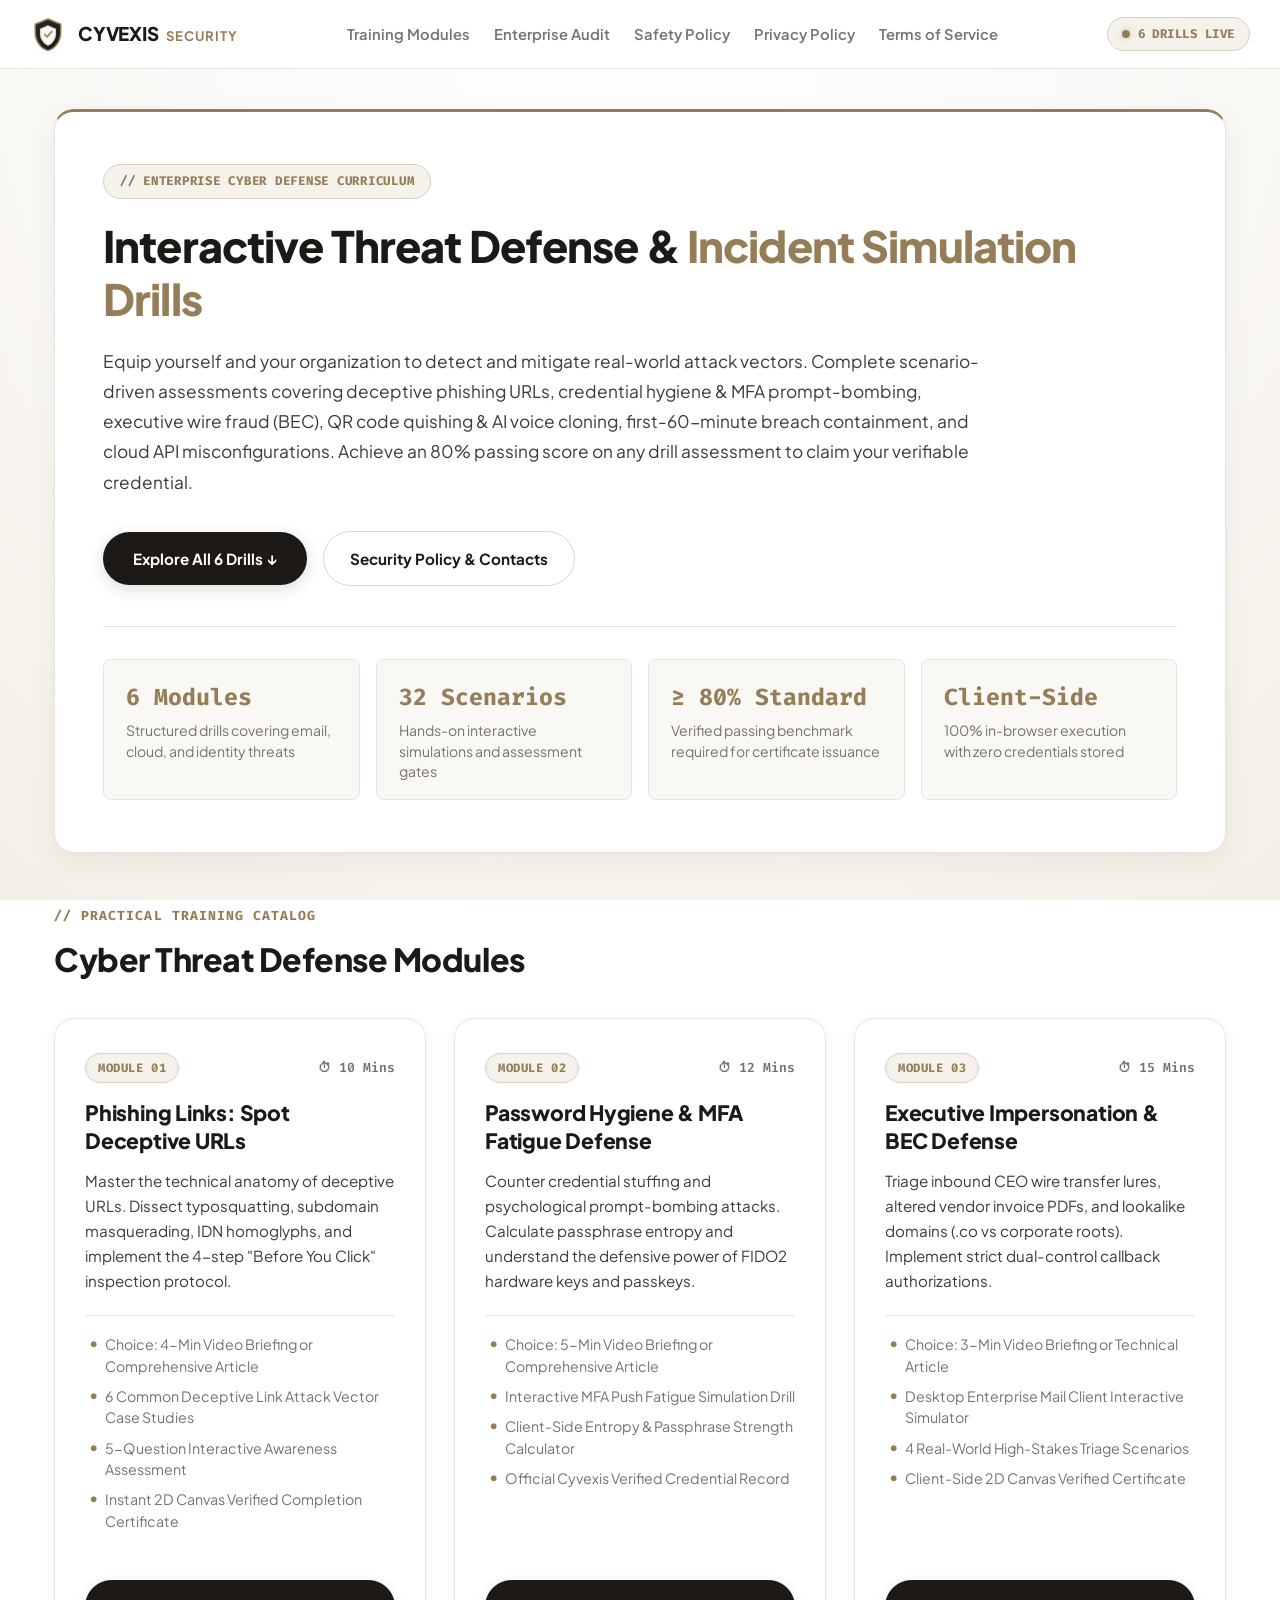
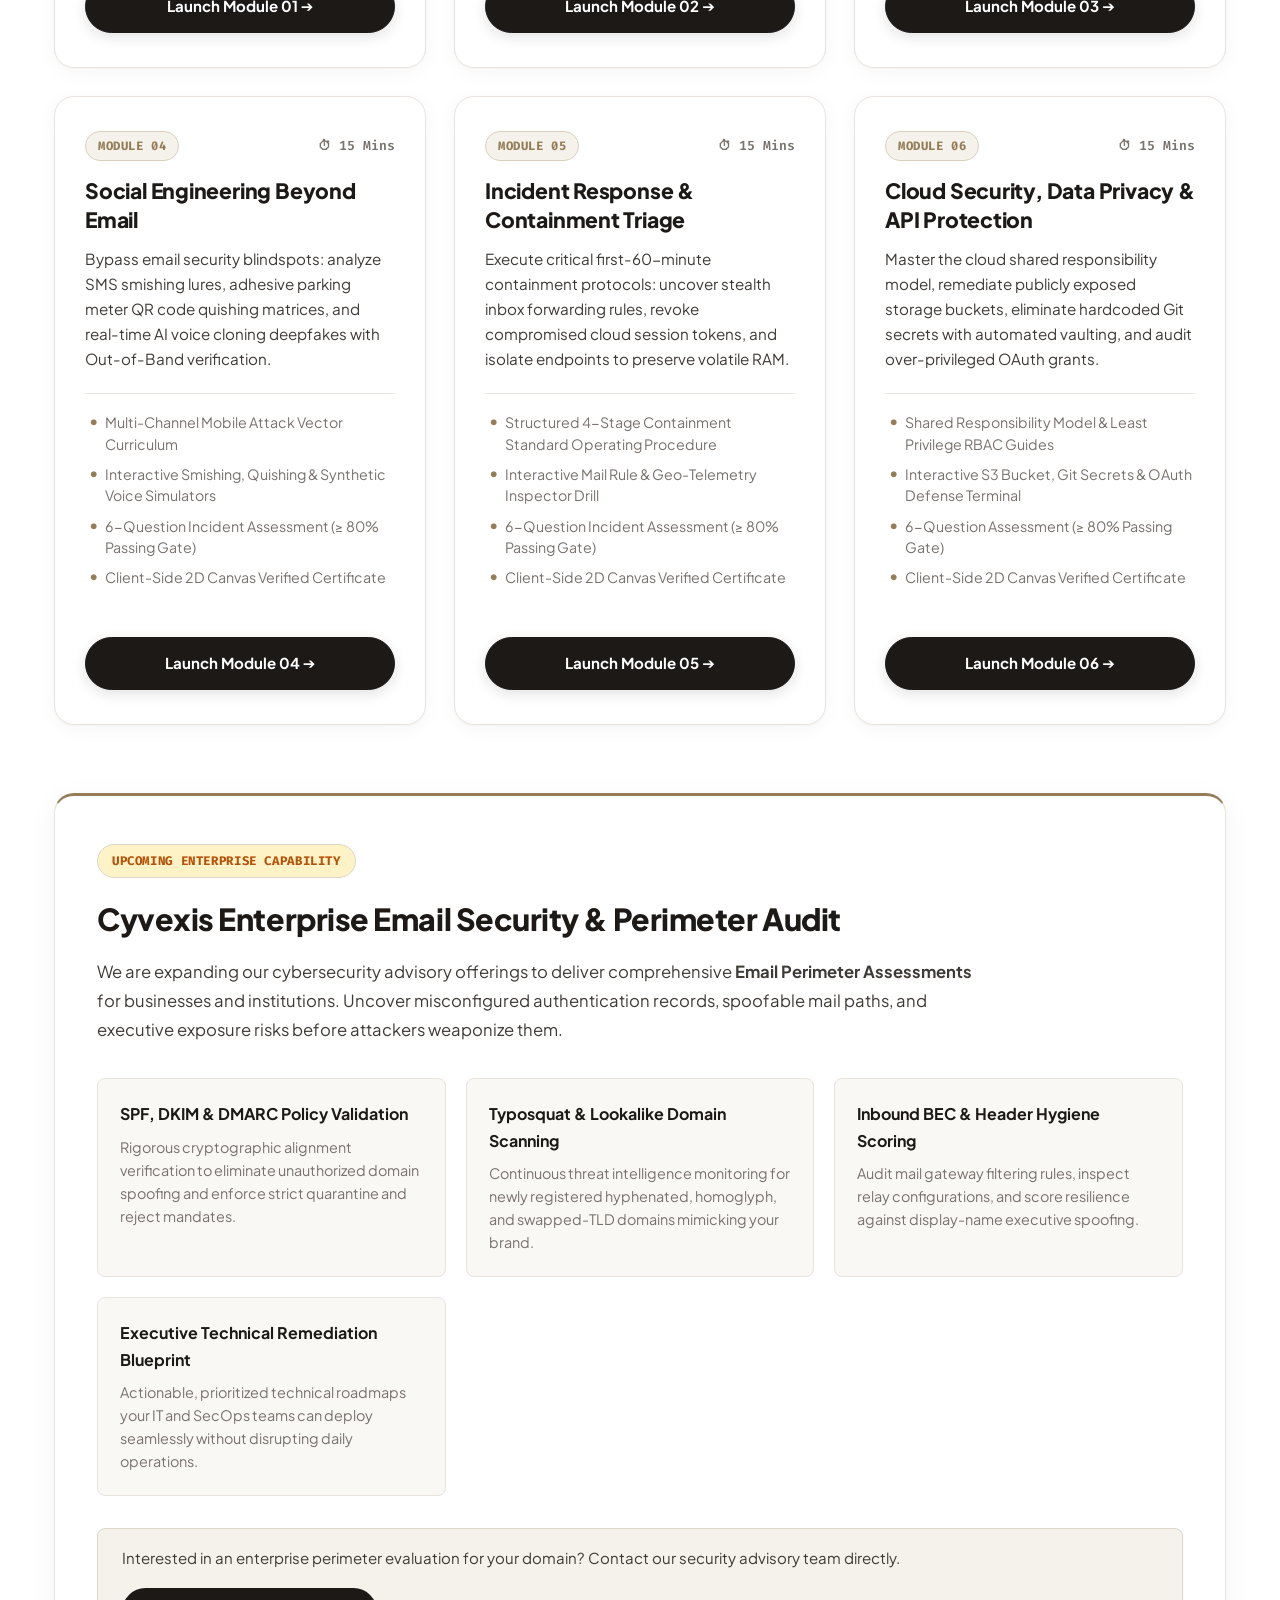
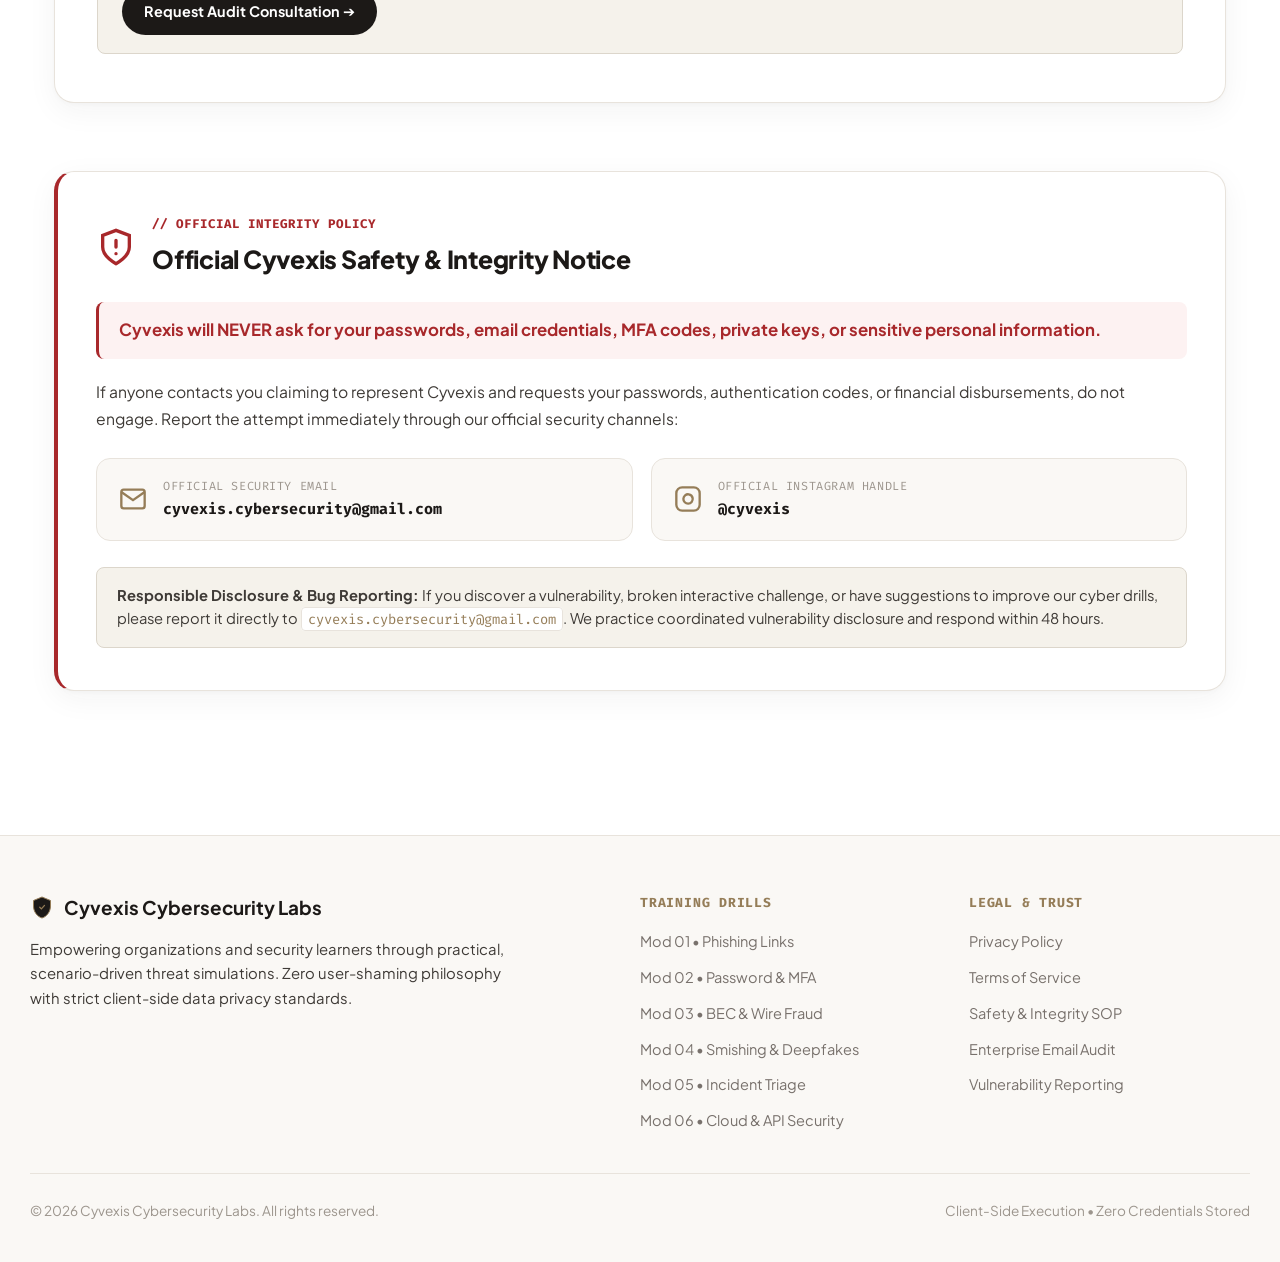
<file: index.html>
<!DOCTYPE html>
<html lang="en">
<head>
  <script>
    if (window.location.hostname.includes('netlify.app')) {
      window.location.replace('https://cyvexis.pages.dev' + window.location.pathname + window.location.search + window.location.hash);
    }
  </script>
  <meta charset="UTF-8" />
  <meta name="google-site-verification" content="QY-Z46Q7DzMd2xodlJWLBXk9XHSHmUVw4m7h6BBIHnc" />
  <meta name="viewport" content="width=device-width, initial-scale=1.0" />
  <title>Cyvexis &bull; Interactive Cybersecurity Training &amp; Threat Defense</title>
  <meta name="description" content="Professional, interactive cyber threat defense training. Master phishing link analysis, password hygiene, executive BEC defense, smishing/quishing, breach containment, and cloud security." />
  <link rel="icon" type="image/svg+xml" href="./favicon.svg" />

  <!-- Typography -->
  <link rel="preconnect" href="https://fonts.googleapis.com" />
  <link rel="preconnect" href="https://fonts.gstatic.com" crossorigin />
  <link href="https://fonts.googleapis.com/css2?family=Fira+Code:wght@400;500;600;700&family=Plus+Jakarta+Sans:wght@300;400;500;600;700;800&display=swap" rel="stylesheet" />

  <style>
    :root {
      /* Warm Atelier Palette (Inspired by La Petite Alice editorial aesthetic) */
      --brand-accent: #957D58;
      --brand-accent-hover: #826A47;
      --brand-accent-light: #F4EFE6;
      --brand-accent-border: #D8CFBF;

      --bg-canvas: #FAF8F5;
      --bg-surface: rgba(255, 255, 255, 0.96);
      --bg-card: #FFFFFF;
      --bg-card-hover: #FDFCFB;
      --bg-pill: #F5F2EB;

      --border-subtle: #E8E3DC;
      --border-medium: #DCD6CB;
      --border-accent: rgba(149, 125, 88, 0.35);

      --emerald-safe: #2E6F40;
      --emerald-bg: #EDF5F0;
      --danger-rose: #A8282B;
      --danger-bg: #FDF2F2;
      --amber-warn: #B45309;
      --amber-bg: #FEF3C7;

      --text-main: #1C1917;
      --text-body: #3E3A36;
      --text-muted: #78716C;
      --text-dim: #9C958D;

      --font-sans: 'Plus Jakarta Sans', system-ui, -apple-system, sans-serif;
      --font-mono: 'Fira Code', 'JetBrains Mono', monospace;

      --radius-sm: 8px;
      --radius-md: 14px;
      --radius-lg: 20px;
      --radius-full: 9999px;

      --shadow-subtle: 0 4px 20px rgba(44, 38, 30, 0.04), 0 1px 3px rgba(44, 38, 30, 0.03);
      --shadow-card: 0 8px 30px rgba(44, 38, 30, 0.05), 0 2px 6px rgba(44, 38, 30, 0.03);
      --shadow-card-hover: 0 14px 40px rgba(44, 38, 30, 0.09), 0 3px 8px rgba(44, 38, 30, 0.04);
    }

    html {
      scroll-behavior: smooth;
      color-scheme: light;
      overflow-x: hidden;
      max-width: 100vw;
      box-sizing: border-box;
      -webkit-text-size-adjust: 100%;
    }

    *, *::before, *::after {
      margin: 0;
      padding: 0;
      box-sizing: border-box;
      min-width: 0;
    }

    body {
      background: radial-gradient(circle at 50% 0%, #FFFFFF 0%, #FAF8F5 55%, #F4EFE6 100%) fixed;
      color: var(--text-body);
      font-family: var(--font-sans);
      line-height: 1.65;
      min-height: 100vh;
      overflow-x: hidden;
      max-width: 100vw;
      position: relative;
      -webkit-font-smoothing: antialiased;
    }

    img, svg, canvas, video, iframe {
      max-width: 100%;
      height: auto;
    }

    h1, h2, h3, h4, h5, h6, p, li, span, a, button, input, label {
      overflow-wrap: break-word;
      word-wrap: break-word;
    }

    pre, code, .contact-value, [class*="email"], [class*="url"] {
      overflow-wrap: anywhere;
      word-break: break-all;
    }

    /* Subtle Architectural Light Pattern */
    .cyber-background {
      position: fixed;
      inset: 0;
      pointer-events: none;
      z-index: 0;
      overflow: hidden;
    }

    .grid-plane {
      position: absolute;
      inset: 0;
      background-image: 
        linear-gradient(rgba(149, 125, 88, 0.035) 1px, transparent 1px),
        linear-gradient(90deg, rgba(149, 125, 88, 0.035) 1px, transparent 1px);
      background-size: 48px 48px;
      mask-image: radial-gradient(ellipse at center, rgba(0, 0, 0, 0.8) 0%, transparent 80%);
    }

    /* Container */
    .container {
      width: 100%;
      max-width: 1220px;
      margin: 0 auto;
      padding: 40px 24px 80px;
      position: relative;
      z-index: 1;
    }

    /* Navbar */
    .navbar {
      position: sticky;
      top: 0;
      z-index: 100;
      background: rgba(255, 255, 255, 0.94);
      backdrop-filter: blur(14px);
      -webkit-backdrop-filter: blur(14px);
      border-bottom: 1px solid var(--border-subtle);
      padding: 16px 24px;
    }

    .nav-container {
      max-width: 1220px;
      margin: 0 auto;
      display: flex;
      justify-content: space-between;
      align-items: center;
      gap: 20px;
    }

    .logo-badge {
      display: inline-flex;
      align-items: center;
      gap: 12px;
      text-decoration: none;
      color: var(--text-main);
      flex-shrink: 0;
    }

    .brand-logo-svg {
      width: 36px;
      height: 36px;
      flex-shrink: 0;
    }

    .logo-brand {
      font-weight: 800;
      font-size: 1.18rem;
      letter-spacing: -0.01em;
      color: var(--text-main);
    }

    .logo-brand .highlight-cyan {
      color: var(--brand-accent);
      font-weight: 700;
      font-size: 0.82rem;
      letter-spacing: 0.08em;
      margin-left: 4px;
    }

    .nav-menu {
      display: flex;
      align-items: center;
      gap: 24px;
      list-style: none;
    }

    .nav-menu a {
      color: var(--text-muted);
      text-decoration: none;
      font-size: 0.92rem;
      font-weight: 600;
      transition: color 0.2s ease;
    }

    .nav-menu a:hover {
      color: var(--brand-accent);
    }

    .nav-status-pill {
      display: inline-flex;
      align-items: center;
      gap: 8px;
      background: var(--bg-pill);
      border: 1px solid var(--brand-accent-border);
      padding: 6px 14px;
      border-radius: var(--radius-full);
      font-family: var(--font-mono);
      font-size: 0.78rem;
      color: var(--brand-accent);
      font-weight: 700;
      text-transform: uppercase;
      letter-spacing: 0.04em;
    }

    .status-dot {
      width: 8px;
      height: 8px;
      background: var(--brand-accent);
      border-radius: 50%;
      box-shadow: 0 0 6px rgba(149, 125, 88, 0.4);
    }

    /* Hero Section */
    .hero-card {
      background: #FFFFFF;
      border: 1px solid var(--border-subtle);
      border-top: 3px solid var(--brand-accent);
      border-radius: var(--radius-lg);
      padding: 52px 48px;
      margin-bottom: 52px;
      box-shadow: var(--shadow-card);
    }

    .hero-kicker {
      display: inline-flex;
      align-items: center;
      gap: 8px;
      background: var(--bg-pill);
      color: var(--brand-accent);
      border: 1px solid var(--brand-accent-border);
      padding: 6px 16px;
      border-radius: var(--radius-full);
      font-family: var(--font-mono);
      font-size: 0.78rem;
      font-weight: 700;
      letter-spacing: 0.06em;
      margin-bottom: 20px;
      text-transform: uppercase;
    }

    .hero-title {
      font-size: clamp(1.75rem, 5vw, 2.7rem);
      font-weight: 800;
      color: var(--text-main);
      line-height: 1.24;
      margin-bottom: 20px;
      letter-spacing: -0.02em;
      overflow-wrap: break-word;
    }

    .hero-title .highlight {
      color: var(--brand-accent);
    }

    .hero-desc {
      color: var(--text-body);
      font-size: 1.08rem;
      max-width: 900px;
      line-height: 1.75;
      margin-bottom: 34px;
    }

    .hero-actions {
      display: flex;
      align-items: center;
      gap: 16px;
      margin-bottom: 40px;
      flex-wrap: wrap;
    }

    .btn-hero-primary {
      display: inline-flex;
      align-items: center;
      gap: 8px;
      background: var(--text-main);
      color: #FFFFFF;
      text-decoration: none;
      font-weight: 700;
      font-size: 0.95rem;
      padding: 14px 30px;
      border-radius: var(--radius-full);
      transition: all 0.2s ease;
      box-shadow: 0 4px 16px rgba(28, 25, 23, 0.15);
    }

    .btn-hero-primary:hover {
      background: var(--brand-accent);
      transform: translateY(-2px);
      box-shadow: 0 6px 20px rgba(149, 125, 88, 0.28);
    }

    .btn-hero-secondary {
      display: inline-flex;
      align-items: center;
      gap: 8px;
      background: #FFFFFF;
      color: var(--text-main);
      border: 1px solid var(--border-medium);
      text-decoration: none;
      font-weight: 700;
      font-size: 0.95rem;
      padding: 14px 26px;
      border-radius: var(--radius-full);
      transition: all 0.2s ease;
    }

    .btn-hero-secondary:hover {
      background: var(--bg-pill);
      border-color: var(--brand-accent);
      color: var(--brand-accent);
    }

    /* Facts Grid */
    .facts-grid {
      display: grid;
      grid-template-columns: repeat(auto-fit, minmax(min(100%, 220px), 1fr));
      gap: 16px;
      padding-top: 32px;
      border-top: 1px solid var(--border-subtle);
    }

    .fact-card {
      background: #FAF8F5;
      border: 1px solid var(--border-subtle);
      border-radius: var(--radius-sm);
      padding: 18px 22px;
      display: flex;
      flex-direction: column;
      gap: 4px;
      transition: transform 0.2s ease, border-color 0.2s ease;
    }

    .fact-card:hover {
      border-color: var(--brand-accent);
      transform: translateY(-2px);
    }

    .fact-metric {
      font-size: 1.45rem;
      font-weight: 800;
      color: var(--brand-accent);
      font-family: var(--font-mono);
    }

    .fact-label {
      font-size: 0.88rem;
      color: var(--text-muted);
      line-height: 1.45;
    }

    /* Section Headers */
    .section-header {
      margin-bottom: 32px;
    }

    .section-kicker {
      color: var(--brand-accent);
      font-family: var(--font-mono);
      font-size: 0.82rem;
      text-transform: uppercase;
      letter-spacing: 0.08em;
      font-weight: 700;
      display: block;
      margin-bottom: 6px;
    }

    .section-title {
      font-size: 2rem;
      font-weight: 800;
      color: var(--text-main);
      letter-spacing: -0.015em;
    }

    /* Modules Catalog Grid */
    .modules-grid {
      display: grid;
      grid-template-columns: repeat(auto-fit, minmax(min(100%, 340px), 1fr));
      gap: 28px;
      margin-bottom: 68px;
    }

    .mod-card {
      background: #FFFFFF;
      border: 1px solid var(--border-subtle);
      border-radius: var(--radius-lg);
      padding: 34px 30px;
      display: flex;
      flex-direction: column;
      justify-content: space-between;
      gap: 24px;
      transition: all 0.25s ease;
      box-shadow: var(--shadow-subtle);
    }

    .mod-card:hover {
      border-color: var(--brand-accent);
      transform: translateY(-4px);
      box-shadow: var(--shadow-card-hover);
    }

    .mod-top {
      display: flex;
      justify-content: space-between;
      align-items: center;
      margin-bottom: 16px;
    }

    .mod-badge {
      display: inline-block;
      font-family: var(--font-mono);
      font-size: 0.76rem;
      font-weight: 700;
      padding: 4px 12px;
      border-radius: var(--radius-full);
      letter-spacing: 0.05em;
      background: var(--bg-pill);
      color: var(--brand-accent);
      border: 1px solid var(--brand-accent-border);
    }

    .mod-time {
      font-family: var(--font-mono);
      font-size: 0.82rem;
      color: var(--text-muted);
      font-weight: 600;
    }

    .mod-title {
      font-size: 1.32rem;
      font-weight: 800;
      color: var(--text-main);
      margin-bottom: 12px;
      line-height: 1.35;
      letter-spacing: -0.01em;
    }

    .mod-desc {
      color: var(--text-body);
      font-size: 0.95rem;
      line-height: 1.65;
      margin-bottom: 22px;
    }

    .mod-features {
      list-style: none;
      display: flex;
      flex-direction: column;
      gap: 9px;
      margin-bottom: 24px;
      border-top: 1px solid var(--border-subtle);
      padding-top: 18px;
    }

    .mod-features li {
      position: relative;
      padding-left: 20px;
      color: var(--text-muted);
      font-size: 0.89rem;
      line-height: 1.5;
    }

    .mod-features li::before {
      content: "•";
      position: absolute;
      left: 4px;
      color: var(--brand-accent);
      font-size: 1.1rem;
      line-height: 1;
    }

    .btn-launch {
      display: inline-flex;
      align-items: center;
      justify-content: center;
      gap: 8px;
      width: 100%;
      padding: 13px 20px;
      border-radius: var(--radius-full);
      font-size: 0.94rem;
      font-weight: 700;
      text-decoration: none;
      background: var(--text-main);
      border: 1px solid var(--text-main);
      color: #FFFFFF;
      transition: all 0.2s ease;
      box-shadow: 0 4px 14px rgba(28, 25, 23, 0.12);
    }

    .btn-launch:hover {
      background: var(--brand-accent);
      border-color: var(--brand-accent);
      color: #FFFFFF;
      box-shadow: 0 6px 18px rgba(149, 125, 88, 0.25);
      transform: translateY(-2px);
    }

    /* Enterprise Email Audit Section */
    .audit-section {
      background: #FFFFFF;
      border: 1px solid var(--border-subtle);
      border-top: 3px solid var(--brand-accent);
      border-radius: var(--radius-lg);
      padding: 48px 42px;
      margin-bottom: 68px;
      box-shadow: var(--shadow-card);
    }

    .audit-header-row {
      display: flex;
      justify-content: space-between;
      align-items: center;
      gap: 16px;
      margin-bottom: 16px;
      flex-wrap: wrap;
    }

    .audit-pill {
      display: inline-flex;
      align-items: center;
      gap: 8px;
      background: var(--amber-bg);
      color: var(--amber-warn);
      border: 1px solid var(--border-medium);
      padding: 6px 14px;
      border-radius: var(--radius-full);
      font-family: var(--font-mono);
      font-size: 0.78rem;
      font-weight: 700;
      letter-spacing: 0.05em;
    }

    .audit-title {
      font-size: 1.9rem;
      font-weight: 800;
      color: var(--text-main);
      margin-bottom: 14px;
      letter-spacing: -0.015em;
    }

    .audit-desc {
      color: var(--text-body);
      font-size: 1.04rem;
      line-height: 1.72;
      max-width: 880px;
      margin-bottom: 34px;
    }

    .audit-grid {
      display: grid;
      grid-template-columns: repeat(auto-fit, minmax(min(100%, 260px), 1fr));
      gap: 20px;
      margin-bottom: 32px;
    }

    .audit-item {
      background: #FAF8F5;
      border: 1px solid var(--border-subtle);
      border-radius: var(--radius-sm);
      padding: 22px;
      transition: all 0.2s ease;
    }

    .audit-item:hover {
      border-color: var(--brand-accent);
      transform: translateY(-2px);
    }

    .audit-item h4 {
      font-size: 1rem;
      color: var(--text-main);
      margin-bottom: 8px;
      font-weight: 700;
    }

    .audit-item p {
      font-size: 0.9rem;
      color: var(--text-muted);
      line-height: 1.6;
    }

    .audit-contact-note {
      display: flex;
      align-items: center;
      justify-content: space-between;
      gap: 18px;
      background: var(--bg-pill);
      border: 1px solid var(--border-medium);
      padding: 18px 24px;
      border-radius: var(--radius-sm);
      flex-wrap: wrap;
    }

    .audit-contact-text {
      color: var(--text-body);
      font-size: 0.94rem;
      line-height: 1.5;
    }

    .audit-contact-btn {
      display: inline-flex;
      align-items: center;
      gap: 8px;
      background: var(--text-main);
      color: #FFFFFF;
      text-decoration: none;
      font-weight: 700;
      font-size: 0.9rem;
      padding: 12px 22px;
      border-radius: var(--radius-full);
      transition: all 0.2s ease;
      white-space: nowrap;
    }

    .audit-contact-btn:hover {
      background: var(--brand-accent);
      box-shadow: 0 4px 14px rgba(149, 125, 88, 0.25);
    }

    /* Safety & Incident Reporting Notice */
    .safety-box {
      background: #FFFFFF;
      border: 1px solid var(--border-subtle);
      border-left: 4px solid var(--danger-rose);
      border-radius: var(--radius-lg);
      padding: 42px 38px;
      box-shadow: var(--shadow-card);
      margin-bottom: 64px;
      position: relative;
    }

    .safety-header {
      display: flex;
      align-items: center;
      gap: 16px;
      margin-bottom: 22px;
    }

    .safety-icon-svg {
      width: 40px;
      height: 40px;
      flex-shrink: 0;
      color: var(--danger-rose);
    }

    .safety-kicker {
      font-family: var(--font-mono);
      font-size: 0.78rem;
      color: var(--danger-rose);
      letter-spacing: 0.08em;
      text-transform: uppercase;
      display: block;
      margin-bottom: 4px;
      font-weight: 700;
    }

    .safety-header h3 {
      font-size: 1.55rem;
      font-weight: 800;
      color: var(--text-main);
      letter-spacing: -0.01em;
    }

    .safety-critical-text {
      font-size: 1.05rem;
      color: var(--danger-rose);
      background: var(--danger-bg);
      border-left: 3px solid var(--danger-rose);
      padding: 15px 20px;
      border-radius: var(--radius-sm);
      margin-bottom: 20px;
      line-height: 1.6;
    }

    .safety-sub-text {
      color: var(--text-body);
      font-size: 0.98rem;
      line-height: 1.7;
      margin-bottom: 26px;
    }

    .contacts-grid {
      display: grid;
      grid-template-columns: repeat(auto-fit, minmax(min(100%, 260px), 1fr));
      gap: 18px;
      margin-bottom: 26px;
    }

    .contact-card {
      background: #FAF8F5;
      border: 1px solid var(--border-subtle);
      border-radius: var(--radius-md);
      padding: 18px 22px;
      display: flex;
      align-items: center;
      gap: 16px;
      text-decoration: none;
      transition: all 0.2s ease;
    }

    .contact-card:hover {
      border-color: var(--brand-accent);
      background: #FFFFFF;
      transform: translateY(-2px);
      box-shadow: var(--shadow-subtle);
    }

    .contact-card-icon {
      width: 28px;
      height: 28px;
      color: var(--brand-accent);
      flex-shrink: 0;
    }

    .contact-info {
      display: flex;
      flex-direction: column;
      min-width: 0;
      flex: 1;
    }

    .contact-label {
      font-size: 0.74rem;
      font-family: var(--font-mono);
      color: var(--text-dim);
      text-transform: uppercase;
      letter-spacing: 0.05em;
    }

    .contact-value {
      font-size: 0.94rem;
      font-weight: 700;
      color: var(--text-main);
      font-family: var(--font-mono);
      word-break: break-all;
    }

    .issue-report-bar {
      background: var(--bg-pill);
      border: 1px solid var(--border-medium);
      border-radius: var(--radius-sm);
      padding: 16px 20px;
      display: flex;
      align-items: flex-start;
      gap: 12px;
      font-size: 0.92rem;
      color: var(--text-body);
      line-height: 1.6;
    }

    .issue-report-bar code {
      background: #FFFFFF;
      color: var(--brand-accent);
      border: 1px solid var(--border-subtle);
      padding: 2px 6px;
      border-radius: 4px;
      font-family: var(--font-mono);
      font-size: 0.86rem;
    }

    /* Professional Footer */
    .footer {
      border-top: 1px solid var(--border-subtle);
      background: #FAF8F5;
      padding: 56px 24px 40px;
      color: var(--text-muted);
      font-size: 0.9rem;
    }

    .footer-content {
      max-width: 1220px;
      margin: 0 auto;
      display: grid;
      grid-template-columns: 2fr 1fr 1fr;
      gap: 48px;
      margin-bottom: 40px;
    }

    .footer-brand h4 {
      color: var(--text-main);
      font-size: 1.18rem;
      margin-bottom: 14px;
      display: flex;
      align-items: center;
      gap: 10px;
    }

    .footer-brand p {
      color: var(--text-body);
      font-size: 0.93rem;
      line-height: 1.65;
      max-width: 480px;
    }

    .footer-nav h5 {
      color: var(--brand-accent);
      font-size: 0.82rem;
      text-transform: uppercase;
      letter-spacing: 0.06em;
      margin-bottom: 16px;
      font-family: var(--font-mono);
    }

    .footer-nav ul {
      list-style: none;
      display: flex;
      flex-direction: column;
      gap: 11px;
    }

    .footer-nav a {
      color: var(--text-muted);
      text-decoration: none;
      transition: color 0.2s ease;
      font-size: 0.91rem;
    }

    .footer-nav a:hover {
      color: var(--brand-accent);
    }

    .footer-bottom {
      max-width: 1220px;
      margin: 0 auto;
      padding-top: 26px;
      border-top: 1px solid var(--border-subtle);
      display: flex;
      justify-content: space-between;
      align-items: center;
      flex-wrap: wrap;
      gap: 16px;
      font-size: 0.85rem;
      color: var(--text-dim);
    }

    @media (max-width: 900px) {
      .footer-content {
        grid-template-columns: 1fr;
        gap: 32px;
      }
      .nav-menu {
        display: none;
      }
    }

    @media (max-width: 768px) {
      .container {
        padding: 28px 18px 60px;
      }
      .modules-grid {
        grid-template-columns: 1fr;
        gap: 20px;
      }
      .hero-card {
        padding: 38px 24px;
        margin-bottom: 36px;
      }
      .audit-section {
        padding: 34px 22px;
        margin-bottom: 40px;
      }
      .safety-box {
        padding: 30px 20px;
        margin-bottom: 40px;
      }
      .contacts-grid {
        grid-template-columns: 1fr;
      }
      .audit-grid {
        grid-template-columns: 1fr;
      }
      .audit-contact-note {
        flex-direction: column;
        align-items: flex-start;
        gap: 14px;
      }
      .audit-contact-btn {
        width: 100%;
        justify-content: center;
        text-align: center;
      }
    }

    @media (max-width: 600px) {
      .container {
        padding: 24px 16px 50px;
      }
      .hero-card {
        padding: 28px 16px;
      }
      .facts-grid {
        grid-template-columns: 1fr;
        gap: 12px;
      }
      .mod-card {
        padding: 24px 18px;
      }
      .audit-section {
        padding: 24px 16px;
      }
      .safety-box {
        padding: 22px 16px;
      }
      .safety-header {
        flex-direction: column;
        align-items: flex-start;
        gap: 10px;
      }
      .safety-header h3 {
        font-size: 1.35rem;
      }
      .section-title {
        font-size: 1.6rem;
      }
    }

    @media (max-width: 480px) {
      .hero-actions {
        flex-direction: column;
        width: 100%;
        align-items: stretch;
        gap: 12px;
      }
      .btn-hero-primary,
      .btn-hero-secondary {
        width: 100%;
        justify-content: center;
        text-align: center;
      }
      .nav-container {
        gap: 10px;
      }
      .nav-status-pill {
        font-size: 0.72rem;
        padding: 5px 10px;
      }
      .logo-brand {
        font-size: 1.05rem;
      }
      .brand-logo-svg {
        width: 30px;
        height: 30px;
      }
      .contact-card {
        padding: 14px 16px;
      }
    }
  </style>
</head>
<body>

  <!-- Subtle Cyber Grid Background -->
  <div class="cyber-background" aria-hidden="true">
    <div class="grid-plane"></div>
  </div>

  <!-- Top Navigation -->
  <nav class="navbar">
    <div class="nav-container">
      <a href="./index.html" class="logo-badge" title="Cyvexis Cybersecurity">
        <svg class="brand-logo-svg" viewBox="0 0 48 48" fill="none">
          <defs>
            <linearGradient id="shieldGrad" x1="0%" y1="0%" x2="100%" y2="100%">
              <stop offset="0%" stop-color="#2D2824"/>
              <stop offset="100%" stop-color="#1C1917"/>
            </linearGradient>
            <linearGradient id="accentGrad" x1="0%" y1="0%" x2="100%" y2="100%">
              <stop offset="0%" stop-color="#BFA382"/>
              <stop offset="100%" stop-color="#957D58"/>
            </linearGradient>
          </defs>
          <path d="M24 4L7 11V22C7 33.2 14.3 43.4 24 46C33.7 43.4 41 33.2 41 22V11L24 4Z" fill="url(#shieldGrad)" stroke="#957D58" stroke-width="2" stroke-linejoin="round"/>
          <path d="M24 13L14 17.5V23.5C14 30.2 18.3 36.5 24 39C29.7 36.5 34 30.2 34 23.5V17.5L24 13Z" fill="#FAF8F5" stroke="#DCD6CB" stroke-width="1.5"/>
          <path d="M19.5 24.5L22.8 27.8L29 20.8" stroke="url(#accentGrad)" stroke-width="2.6" stroke-linecap="round" stroke-linejoin="round"/>
        </svg>
        <span class="logo-brand">CYVEXIS <span class="highlight-cyan">SECURITY</span></span>
      </a>

      <ul class="nav-menu">
        <li><a href="#curriculum">Training Modules</a></li>
        <li><a href="#email-audit">Enterprise Audit</a></li>
        <li><a href="#safety-notice">Safety Policy</a></li>
        <li><a href="./privacy.html">Privacy Policy</a></li>
        <li><a href="./terms.html">Terms of Service</a></li>
      </ul>

      <div class="nav-status-pill">
        <span class="status-dot"></span>
        <span>6 Drills Live</span>
      </div>
    </div>
  </nav>

  <!-- Main Content -->
  <main class="container">

    <!-- Enterprise Hero Section -->
    <header class="hero-card">
      <span class="hero-kicker">// Enterprise Cyber Defense Curriculum</span>
      <h1 class="hero-title">
        Interactive Threat Defense &amp; <span class="highlight">Incident Simulation Drills</span>
      </h1>
      <p class="hero-desc">
        Equip yourself and your organization to detect and mitigate real-world attack vectors. Complete scenario-driven assessments covering deceptive phishing URLs, credential hygiene &amp; MFA prompt-bombing, executive wire fraud (BEC), QR code quishing &amp; AI voice cloning, first-60-minute breach containment, and cloud API misconfigurations. Achieve an 80% passing score on any drill assessment to claim your verifiable credential.
      </p>

      <div class="hero-actions">
        <a href="#curriculum" class="btn-hero-primary">Explore All 6 Drills ↓</a>
        <a href="#safety-notice" class="btn-hero-secondary">Security Policy &amp; Contacts</a>
      </div>

      <!-- Real Platform Overview Facts -->
      <div class="facts-grid">
        <div class="fact-card">
          <span class="fact-metric">6 Modules</span>
          <span class="fact-label">Structured drills covering email, cloud, and identity threats</span>
        </div>
        <div class="fact-card">
          <span class="fact-metric">32 Scenarios</span>
          <span class="fact-label">Hands-on interactive simulations and assessment gates</span>
        </div>
        <div class="fact-card">
          <span class="fact-metric">&ge; 80% Standard</span>
          <span class="fact-label">Verified passing benchmark required for certificate issuance</span>
        </div>
        <div class="fact-card">
          <span class="fact-metric">Client-Side</span>
          <span class="fact-label">100% in-browser execution with zero credentials stored</span>
        </div>
      </div>
    </header>

    <!-- Tactical Curriculum Catalog (Modules 1 - 6) -->
    <section class="modules-section" id="curriculum">
      <div class="section-header">
        <span class="section-kicker">// Practical Training Catalog</span>
        <h2 class="section-title">Cyber Threat Defense Modules</h2>
      </div>

      <div class="modules-grid">

        <!-- Module 01 -->
        <article class="mod-card">
          <div>
            <div class="mod-top">
              <span class="mod-badge">MODULE 01</span>
              <span class="mod-time">⏱ 10 Mins</span>
            </div>
            <h3 class="mod-title">Phishing Links: Spot Deceptive URLs</h3>
            <p class="mod-desc">
              Master the technical anatomy of deceptive URLs. Dissect typosquatting, subdomain masquerading, IDN homoglyphs, and implement the 4-step "Before You Click" inspection protocol.
            </p>
            <ul class="mod-features">
              <li>Choice: 4-Min Video Briefing or Comprehensive Article</li>
              <li>6 Common Deceptive Link Attack Vector Case Studies</li>
              <li>5-Question Interactive Awareness Assessment</li>
              <li>Instant 2D Canvas Verified Completion Certificate</li>
            </ul>
          </div>
          <a href="./module-1/index.html" class="btn-launch">Launch Module 01 ➔</a>
        </article>

        <!-- Module 02 -->
        <article class="mod-card">
          <div>
            <div class="mod-top">
              <span class="mod-badge">MODULE 02</span>
              <span class="mod-time">⏱ 12 Mins</span>
            </div>
            <h3 class="mod-title">Password Hygiene &amp; MFA Fatigue Defense</h3>
            <p class="mod-desc">
              Counter credential stuffing and psychological prompt-bombing attacks. Calculate passphrase entropy and understand the defensive power of FIDO2 hardware keys and passkeys.
            </p>
            <ul class="mod-features">
              <li>Choice: 5-Min Video Briefing or Comprehensive Article</li>
              <li>Interactive MFA Push Fatigue Simulation Drill</li>
              <li>Client-Side Entropy &amp; Passphrase Strength Calculator</li>
              <li>Official Cyvexis Verified Credential Record</li>
            </ul>
          </div>
          <a href="./module-2/index.html" class="btn-launch">Launch Module 02 ➔</a>
        </article>

        <!-- Module 03 -->
        <article class="mod-card">
          <div>
            <div class="mod-top">
              <span class="mod-badge">MODULE 03</span>
              <span class="mod-time">⏱ 15 Mins</span>
            </div>
            <h3 class="mod-title">Executive Impersonation &amp; BEC Defense</h3>
            <p class="mod-desc">
              Triage inbound CEO wire transfer lures, altered vendor invoice PDFs, and lookalike domains (.co vs corporate roots). Implement strict dual-control callback authorizations.
            </p>
            <ul class="mod-features">
              <li>Choice: 3-Min Video Briefing or Technical Article</li>
              <li>Desktop Enterprise Mail Client Interactive Simulator</li>
              <li>4 Real-World High-Stakes Triage Scenarios</li>
              <li>Client-Side 2D Canvas Verified Certificate</li>
            </ul>
          </div>
          <a href="./module-3/index.html" class="btn-launch">Launch Module 03 ➔</a>
        </article>

        <!-- Module 04 -->
        <article class="mod-card">
          <div>
            <div class="mod-top">
              <span class="mod-badge">MODULE 04</span>
              <span class="mod-time">⏱ 15 Mins</span>
            </div>
            <h3 class="mod-title">Social Engineering Beyond Email</h3>
            <p class="mod-desc">
              Bypass email security blindspots: analyze SMS smishing lures, adhesive parking meter QR code quishing matrices, and real-time AI voice cloning deepfakes with Out-of-Band verification.
            </p>
            <ul class="mod-features">
              <li>Multi-Channel Mobile Attack Vector Curriculum</li>
              <li>Interactive Smishing, Quishing &amp; Synthetic Voice Simulators</li>
              <li>6-Question Incident Assessment (&ge; 80% Passing Gate)</li>
              <li>Client-Side 2D Canvas Verified Certificate</li>
            </ul>
          </div>
          <a href="./module-4/index.html" class="btn-launch">Launch Module 04 ➔</a>
        </article>

        <!-- Module 05 -->
        <article class="mod-card">
          <div>
            <div class="mod-top">
              <span class="mod-badge">MODULE 05</span>
              <span class="mod-time">⏱ 15 Mins</span>
            </div>
            <h3 class="mod-title">Incident Response &amp; Containment Triage</h3>
            <p class="mod-desc">
              Execute critical first-60-minute containment protocols: uncover stealth inbox forwarding rules, revoke compromised cloud session tokens, and isolate endpoints to preserve volatile RAM.
            </p>
            <ul class="mod-features">
              <li>Structured 4-Stage Containment Standard Operating Procedure</li>
              <li>Interactive Mail Rule &amp; Geo-Telemetry Inspector Drill</li>
              <li>6-Question Incident Assessment (&ge; 80% Passing Gate)</li>
              <li>Client-Side 2D Canvas Verified Certificate</li>
            </ul>
          </div>
          <a href="./module-5/index.html" class="btn-launch">Launch Module 05 ➔</a>
        </article>

        <!-- Module 06 -->
        <article class="mod-card">
          <div>
            <div class="mod-top">
              <span class="mod-badge">MODULE 06</span>
              <span class="mod-time">⏱ 15 Mins</span>
            </div>
            <h3 class="mod-title">Cloud Security, Data Privacy &amp; API Protection</h3>
            <p class="mod-desc">
              Master the cloud shared responsibility model, remediate publicly exposed storage buckets, eliminate hardcoded Git secrets with automated vaulting, and audit over-privileged OAuth grants.
            </p>
            <ul class="mod-features">
              <li>Shared Responsibility Model &amp; Least Privilege RBAC Guides</li>
              <li>Interactive S3 Bucket, Git Secrets &amp; OAuth Defense Terminal</li>
              <li>6-Question Assessment (&ge; 80% Passing Gate)</li>
              <li>Client-Side 2D Canvas Verified Certificate</li>
            </ul>
          </div>
          <a href="./module-6/index.html" class="btn-launch">Launch Module 06 ➔</a>
        </article>

      </div>
    </section>

    <!-- Enterprise Email Security Audit Section -->
    <section class="audit-section" id="email-audit">
      <div class="audit-header-row">
        <span class="audit-pill">UPCOMING ENTERPRISE CAPABILITY</span>
      </div>

      <h3 class="audit-title">Cyvexis Enterprise Email Security &amp; Perimeter Audit</h3>
      <p class="audit-desc">
        We are expanding our cybersecurity advisory offerings to deliver comprehensive <strong>Email Perimeter Assessments</strong> for businesses and institutions. Uncover misconfigured authentication records, spoofable mail paths, and executive exposure risks before attackers weaponize them.
      </p>

      <div class="audit-grid">
        <div class="audit-item">
          <h4>SPF, DKIM &amp; DMARC Policy Validation</h4>
          <p>Rigorous cryptographic alignment verification to eliminate unauthorized domain spoofing and enforce strict quarantine and reject mandates.</p>
        </div>
        <div class="audit-item">
          <h4>Typosquat &amp; Lookalike Domain Scanning</h4>
          <p>Continuous threat intelligence monitoring for newly registered hyphenated, homoglyph, and swapped-TLD domains mimicking your brand.</p>
        </div>
        <div class="audit-item">
          <h4>Inbound BEC &amp; Header Hygiene Scoring</h4>
          <p>Audit mail gateway filtering rules, inspect relay configurations, and score resilience against display-name executive spoofing.</p>
        </div>
        <div class="audit-item">
          <h4>Executive Technical Remediation Blueprint</h4>
          <p>Actionable, prioritized technical roadmaps your IT and SecOps teams can deploy seamlessly without disrupting daily operations.</p>
        </div>
      </div>

      <div class="audit-contact-note">
        <span class="audit-contact-text">Interested in an enterprise perimeter evaluation for your domain? Contact our security advisory team directly.</span>
        <a href="mailto:cyvexis.cybersecurity@gmail.com?subject=Enterprise%20Email%20Security%20Audit%20Inquiry" class="audit-contact-btn">Request Audit Consultation ➔</a>
      </div>
    </section>

    <!-- Official Cyvexis Safety & Incident Reporting Notice -->
    <section class="safety-box" id="safety-notice">
      <div class="safety-header">
        <svg class="safety-icon-svg" viewBox="0 0 24 24" fill="none" stroke="currentColor" stroke-width="2">
          <path d="M12 22s8-4 8-10V5l-8-3-8 3v7c0 6 8 10 8 10z"/>
          <path d="M12 8v4m0 4h.01" stroke-linecap="round"/>
        </svg>
        <div>
          <span class="safety-kicker">// OFFICIAL INTEGRITY POLICY</span>
          <h3>Official Cyvexis Safety &amp; Integrity Notice</h3>
        </div>
      </div>

      <div class="safety-critical-text">
        <strong>Cyvexis will NEVER ask for your passwords, email credentials, MFA codes, private keys, or sensitive personal information.</strong>
      </div>

      <p class="safety-sub-text">
        If anyone contacts you claiming to represent Cyvexis and requests your passwords, authentication codes, or financial disbursements, do not engage. Report the attempt immediately through our official security channels:
      </p>

      <div class="contacts-grid">
        <a href="mailto:cyvexis.cybersecurity@gmail.com" class="contact-card">
          <svg class="contact-card-icon" viewBox="0 0 24 24" fill="none" stroke="currentColor" stroke-width="2">
            <path d="M4 4h16c1.1 0 2 .9 2 2v12c0 1.1-.9 2-2 2H4c-1.1 0-2-.9-2-2V6c0-1.1.9-2 2-2z"/>
            <polyline points="22,6 12,13 2,6"/>
          </svg>
          <div class="contact-info">
            <span class="contact-label">Official Security Email</span>
            <span class="contact-value">cyvexis.cybersecurity@gmail.com</span>
          </div>
        </a>

        <a href="https://instagram.com/cyvexis" target="_blank" rel="noopener noreferrer" class="contact-card">
          <svg class="contact-card-icon" viewBox="0 0 24 24" fill="none" stroke="currentColor" stroke-width="2">
            <rect x="2" y="2" width="20" height="20" rx="5" ry="5"/>
            <path d="M16 11.37A4 4 0 1 1 12.63 8 4 4 0 0 1 16 11.37z"/>
            <line x1="17.5" y1="6.5" x2="17.51" y2="6.5"/>
          </svg>
          <div class="contact-info">
            <span class="contact-label">Official Instagram Handle</span>
            <span class="contact-value">@cyvexis</span>
          </div>
        </a>
      </div>

      <div class="issue-report-bar">
        <div>
          <strong>Responsible Disclosure &amp; Bug Reporting:</strong> If you discover a vulnerability, broken interactive challenge, or have suggestions to improve our cyber drills, please report it directly to <code>cyvexis.cybersecurity@gmail.com</code>. We practice coordinated vulnerability disclosure and respond within 48 hours.
        </div>
      </div>
    </section>

  </main>

  <!-- Comprehensive Professional Footer -->
  <footer class="footer">
    <div class="footer-content">
      <div class="footer-brand">
        <h4>
          <svg style="width:24px; height:24px;" viewBox="0 0 48 48" fill="none">
            <path d="M24 4L7 11V22C7 33.2 14.3 43.4 24 46C33.7 43.4 41 33.2 41 22V11L24 4Z" fill="#1C1917" stroke="#957D58" stroke-width="2"/>
            <path d="M19.5 24.5L22.8 27.8L29 20.8" stroke="#957D58" stroke-width="2.6" stroke-linecap="round"/>
          </svg>
          Cyvexis Cybersecurity Labs
        </h4>
        <p>
          Empowering organizations and security learners through practical, scenario-driven threat simulations. Zero user-shaming philosophy with strict client-side data privacy standards.
        </p>
      </div>

      <div class="footer-nav">
        <h5>Training Drills</h5>
        <ul>
          <li><a href="./module-1/index.html">Mod 01 &bull; Phishing Links</a></li>
          <li><a href="./module-2/index.html">Mod 02 &bull; Password &amp; MFA</a></li>
          <li><a href="./module-3/index.html">Mod 03 &bull; BEC &amp; Wire Fraud</a></li>
          <li><a href="./module-4/index.html">Mod 04 &bull; Smishing &amp; Deepfakes</a></li>
          <li><a href="./module-5/index.html">Mod 05 &bull; Incident Triage</a></li>
          <li><a href="./module-6/index.html">Mod 06 &bull; Cloud &amp; API Security</a></li>
        </ul>
      </div>

      <div class="footer-nav">
        <h5>Legal &amp; Trust</h5>
        <ul>
          <li><a href="./privacy.html">Privacy Policy</a></li>
          <li><a href="./terms.html">Terms of Service</a></li>
          <li><a href="#safety-notice">Safety &amp; Integrity SOP</a></li>
          <li><a href="#email-audit">Enterprise Email Audit</a></li>
          <li><a href="mailto:cyvexis.cybersecurity@gmail.com">Vulnerability Reporting</a></li>
        </ul>
      </div>
    </div>

    <div class="footer-bottom">
      <span>&copy; 2026 Cyvexis Cybersecurity Labs. All rights reserved.</span>
      <span>Client-Side Execution &bull; Zero Credentials Stored</span>
    </div>
  </footer>

</body>
</html>
</file>
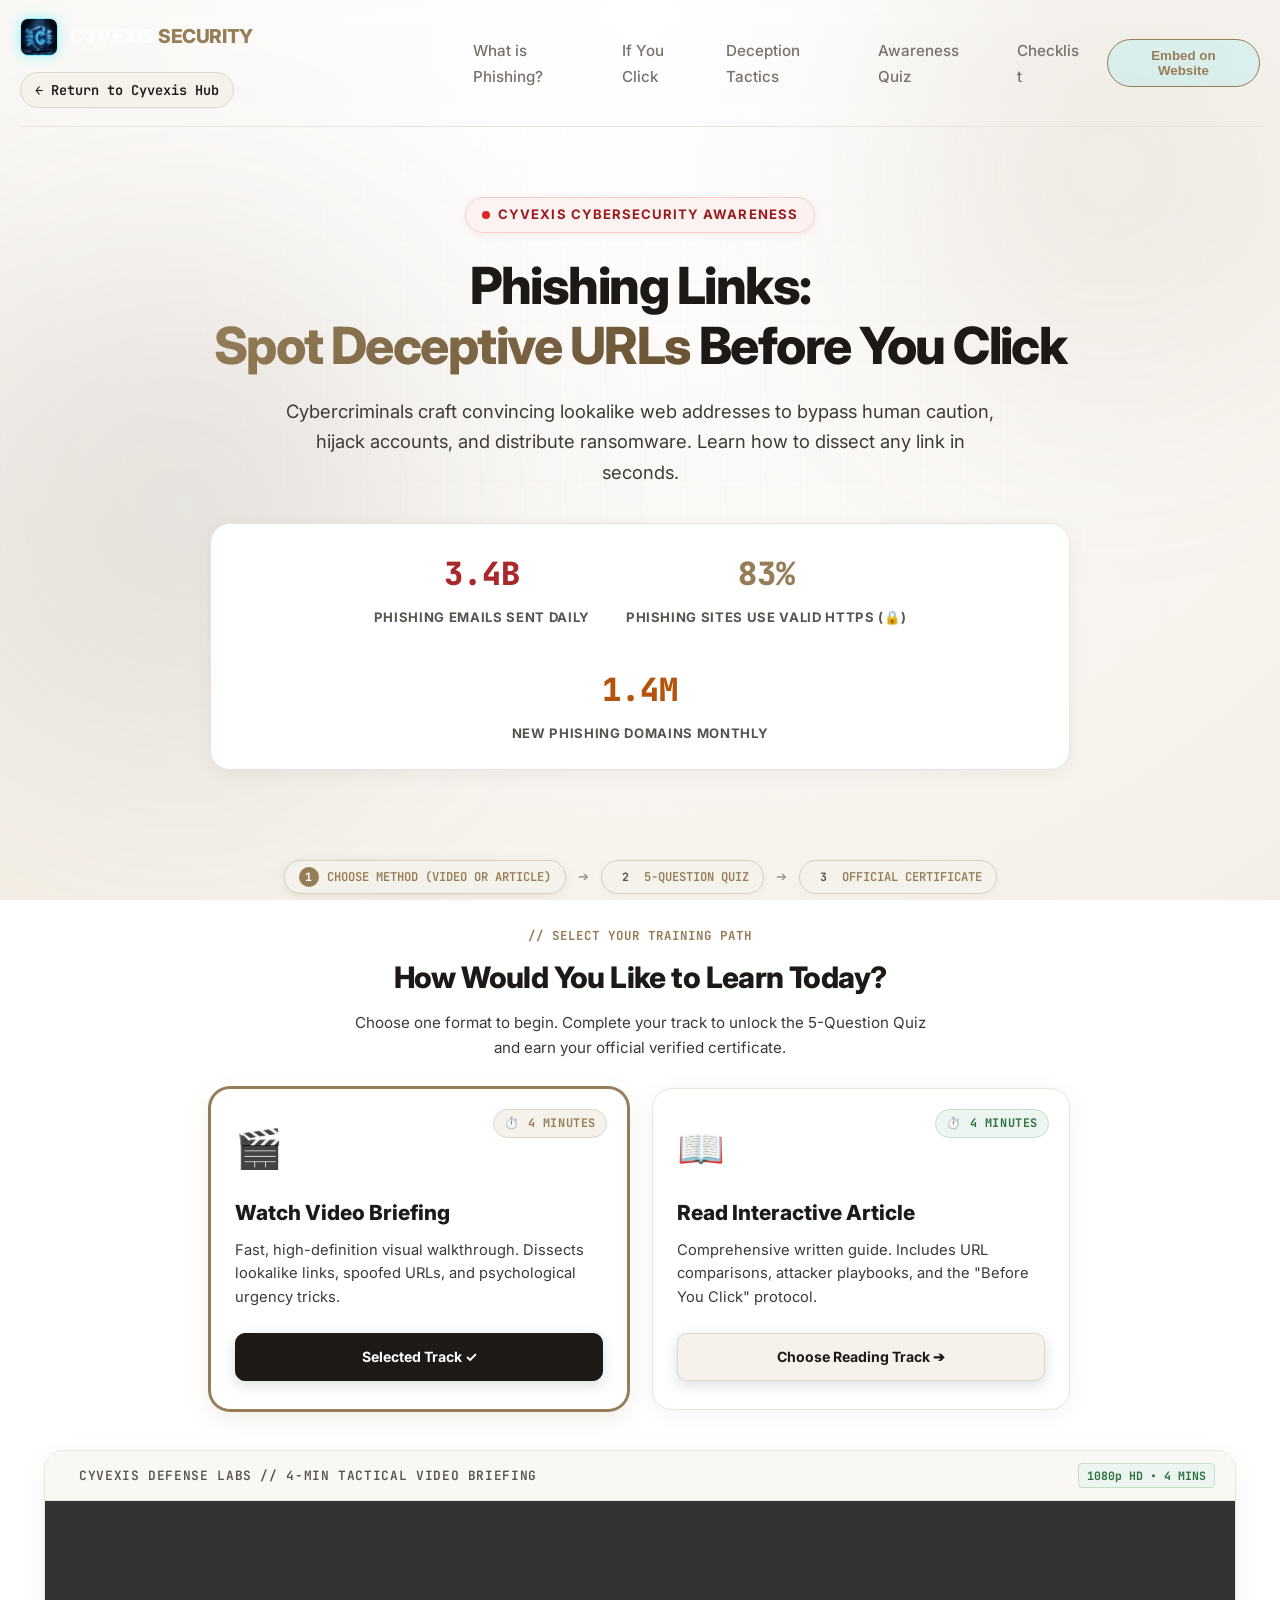
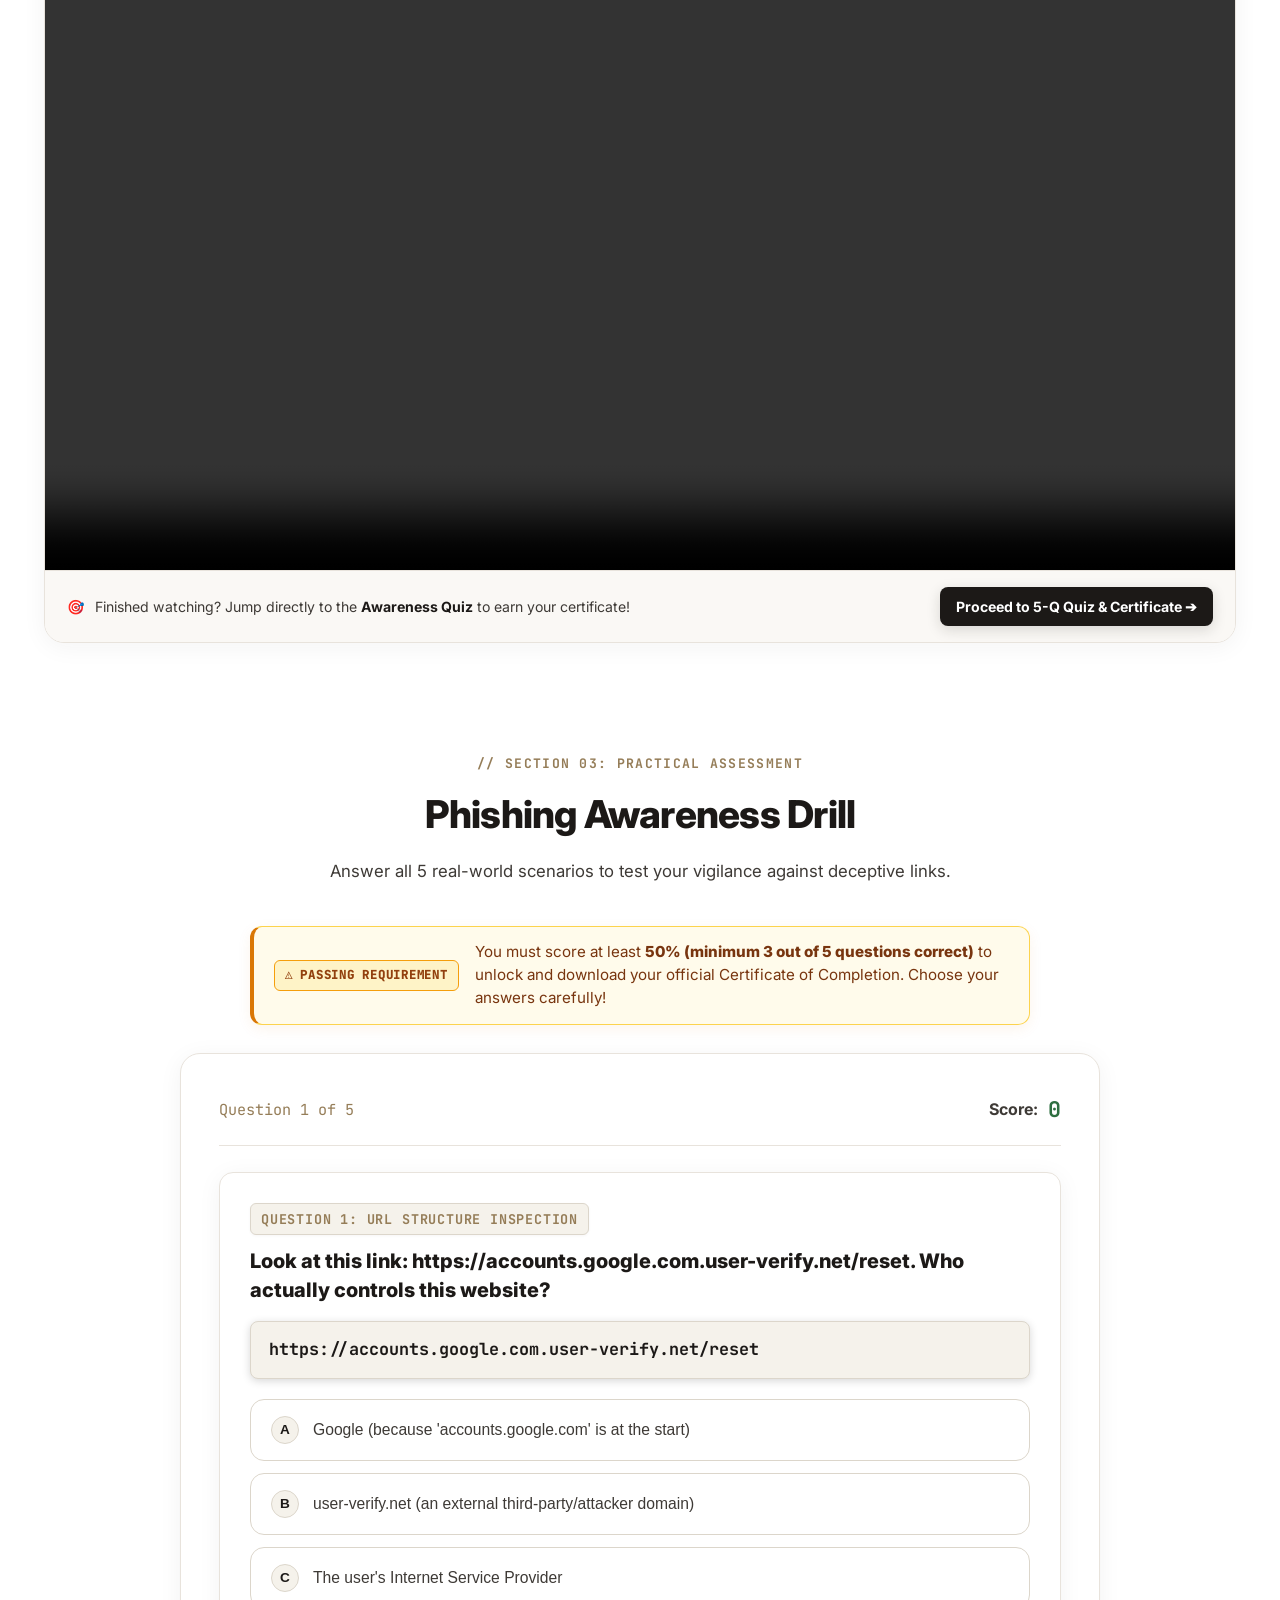
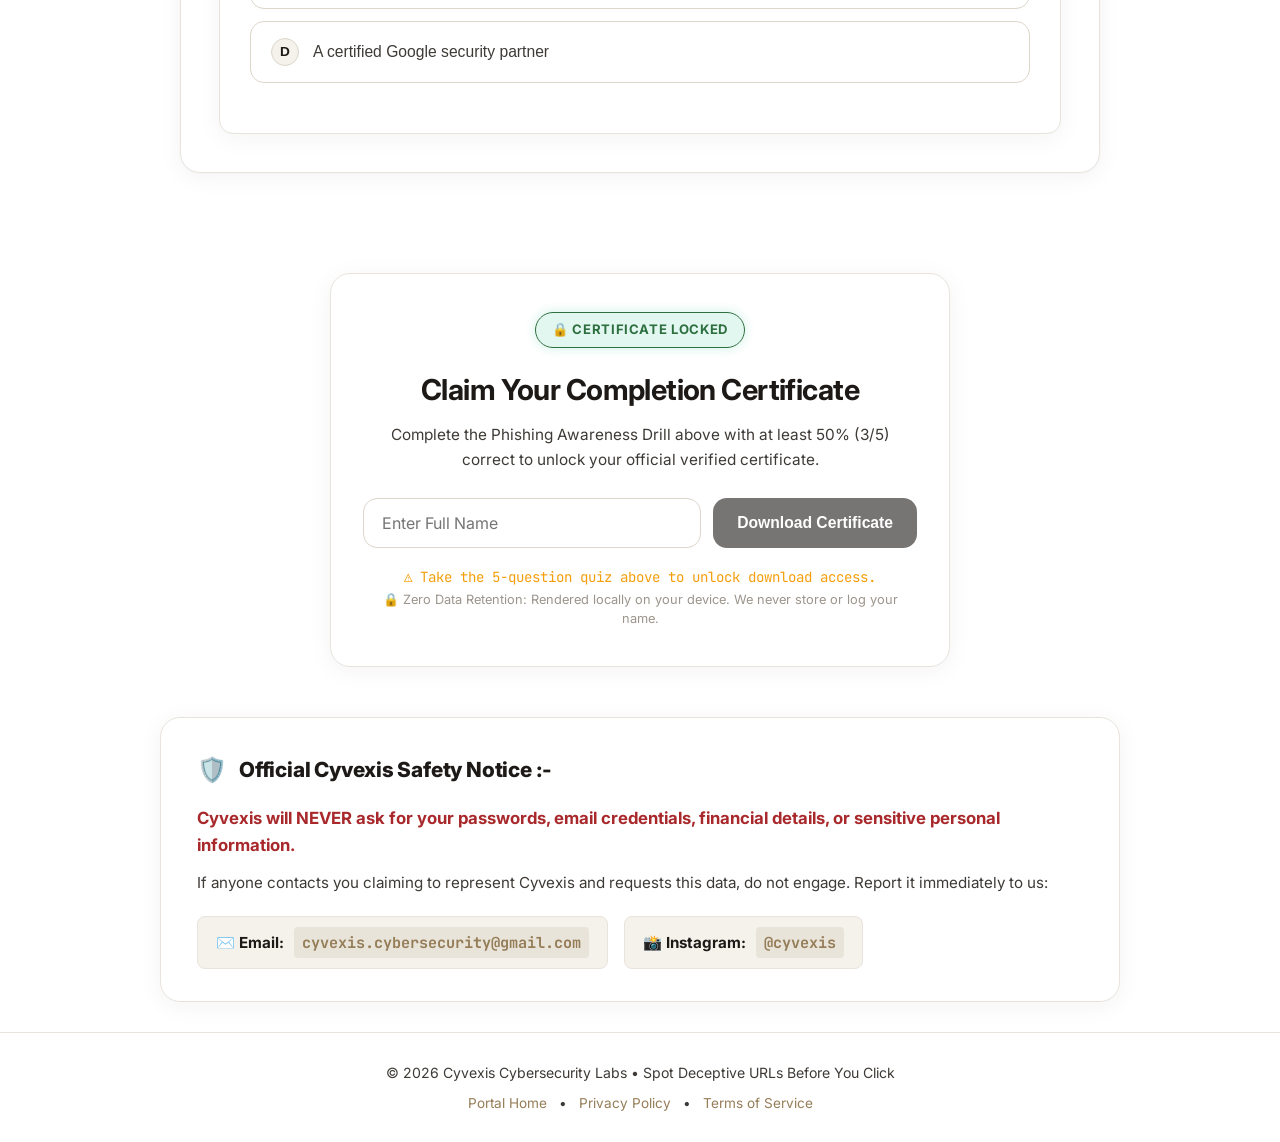
<file: module-1/index.html>
<!DOCTYPE html>
<html lang="en">
<head>
  <script>
    if (window.location.hostname.includes('netlify.app')) {
      window.location.replace('https://cyvexis.pages.dev' + window.location.pathname + window.location.search + window.location.hash);
    }
  </script>
  <meta charset="UTF-8">
  <meta name="viewport" content="width=device-width, initial-scale=1.0">
  <title>Phishing Links: Spot Deceptive URLs Before You Click | Cyvexis Awareness</title>
  <meta name="description" content="Learn what phishing is, how to spot deceptive URLs, what to do if you click, and test your knowledge with the Cyvexis Phishing Awareness Quiz.">

  <!-- Typography -->
  <link rel="preconnect" href="https://fonts.googleapis.com">
  <link rel="preconnect" href="https://fonts.gstatic.com" crossorigin>
  <link href="https://fonts.googleapis.com/css2?family=Inter:wght@400;500;600;700;800&family=JetBrains+Mono:wght@400;500;600;700&display=swap" rel="stylesheet">

  <link rel="icon" type="image/svg+xml" href="../favicon.svg">
  <link rel="stylesheet" href="styles.css">
</head>
<body>

  <!-- Ambient Cyber Background -->
  <div class="cyber-background" aria-hidden="true">
    <div class="grid-plane"></div>
    <div class="glow-orb orb-1"></div>
    <div class="glow-orb orb-2"></div>
  </div>

  <!-- Header Navigation -->
  <header class="header-nav container">
    <div style="display: flex; align-items: center; gap: 16px; flex-wrap: wrap;">
      <a href="../index.html" class="logo-badge" title="Return to Cyvexis Hub">
        <img src="[data-uri]" alt="Cyvexis 3D Logo" style="width:38px; height:38px; border-radius:8px; border:1px solid rgba(0,242,254,0.45); box-shadow:0 0 14px rgba(0,242,254,0.35); object-fit:cover;" />
        <span>CYVEXIS <span style="color: var(--cyan-neon);">SECURITY</span></span>
      </a>
      <a href="../index.html" class="back-link">
        <span class="nav-arrow">←</span> Return to Cyvexis Hub
      </a>
    </div>
    <nav>
      <ul class="nav-links">
        <li><a href="#about-phishing">What is Phishing?</a></li>
        <li><a href="#what-to-do">If You Click</a></li>
        <li><a href="#tactics">Deception Tactics</a></li>
        <li><a href="#quiz">Awareness Quiz</a></li>
        <li><a href="#checklist">Checklist</a></li>
        <li><button class="btn-nav-action" id="btn-open-embed">Embed on Website</button></li>
      </ul>
    </nav>
  </header>

  <!-- Main Content -->
  <main class="container">
    
    <!-- Hero Section -->
    <section class="hero-section">
      <div class="threat-badge">
        <span class="pulse-dot"></span>
        <span>Cyvexis Cybersecurity Awareness</span>
      </div>
      <h1 class="hero-title">
        Phishing Links: <br>
        <span class="gradient-text">Spot Deceptive URLs</span> Before You Click
      </h1>
      <p class="hero-subtitle">
        Cybercriminals craft convincing lookalike web addresses to bypass human caution, hijack accounts, and distribute ransomware. Learn how to dissect any link in seconds.
      </p>

      <!-- Threat Statistics Row -->
      <div class="hero-stats-row">
        <div class="stat-item">
          <span class="stat-number danger">3.4B</span>
          <span class="stat-label">Phishing Emails Sent Daily</span>
        </div>
        <div class="stat-item">
          <span class="stat-number cyan">83%</span>
          <span class="stat-label">Phishing Sites Use Valid HTTPS (🔒)</span>
        </div>
        <div class="stat-item">
          <span class="stat-number gold">1.4M</span>
          <span class="stat-label">New Phishing Domains Monthly</span>
        </div>
      </div>
    </section>

        <!-- ==========================================================================
         SECTION 0: CHOOSE TRAINING METHOD (VIDEO BRIEFING VS INTERACTIVE ARTICLE)
         ========================================================================== -->
    <section class="learning-format-section" id="learningFormatSection" aria-label="Learning Format Switcher">
      
      <!-- Stepper Indicator -->
      <div class="training-stepper">
        <div class="step-badge active">
          <span class="step-circle">1</span>
          <span>CHOOSE METHOD (VIDEO OR ARTICLE)</span>
        </div>
        <span class="step-arrow">➔</span>
        <div class="step-badge">
          <span class="step-circle">2</span>
          <span>5-QUESTION QUIZ</span>
        </div>
        <span class="step-arrow">➔</span>
        <div class="step-badge">
          <span class="step-circle">3</span>
          <span>OFFICIAL CERTIFICATE</span>
        </div>
      </div>

      <div class="format-header">
        <span class="format-kicker">// SELECT YOUR TRAINING PATH</span>
        <h2 class="format-title">How Would You Like to Learn Today?</h2>
        <p class="format-desc">
          Choose one format to begin. Complete your track to unlock the 5-Question Quiz and earn your official verified certificate.
        </p>
      </div>

      <div class="format-choice-grid">
        <!-- Option 1: 4-Min Video Track -->
        <div class="choice-card active" id="cardChoiceVideo" onclick="setLearningMode('video')">
          <div class="choice-badge-time cyan">⏱️ 4 MINUTES</div>
          <div class="choice-icon">🎬</div>
          <h3 class="choice-title">Watch Video Briefing</h3>
          <p class="choice-desc">
            Fast, high-definition visual walkthrough. Dissects lookalike links, spoofed URLs, and psychological urgency tricks.
          </p>
          <div class="choice-action">
            <span class="btn-choice-select" id="btnLabelVideo">Selected Track ✓</span>
          </div>
        </div>

        <!-- Option 2: 4-Min Reading Track -->
        <div class="choice-card" id="cardChoiceArticle" onclick="setLearningMode('article')">
          <div class="choice-badge-time emerald">⏱️ 4 MINUTES</div>
          <div class="choice-icon">📖</div>
          <h3 class="choice-title">Read Interactive Article</h3>
          <p class="choice-desc">
            Comprehensive written guide. Includes URL comparisons, attacker playbooks, and the "Before You Click" protocol.
          </p>
          <div class="choice-action">
            <span class="btn-choice-select secondary" id="btnLabelArticle">Choose Reading Track ➔</span>
          </div>
        </div>
      </div>

      <!-- VIDEO TRACK CONTAINER (Visible only in Video Mode) -->
      <div id="videoTrackContent" class="track-content">
        <div class="video-briefing-card" id="videoBriefingCard">
          <div class="video-card-top">
            <div class="window-dots">
              <span class="dot red"></span>
              <span class="dot yellow"></span>
              <span class="dot green"></span>
            </div>
            <span class="video-card-title">CYVEXIS DEFENSE LABS // 4-MIN TACTICAL VIDEO BRIEFING</span>
            <span class="video-quality-tag">1080p HD &bull; 4 MINS</span>
          </div>

          <div class="video-frame-wrapper">
            <video id="phishingVideo" controls playsinline preload="metadata">
              <source src="phishing-briefing.mp4" type="video/mp4" />
              Your browser does not support the video tag.
            </video>
          </div>

          <!-- Video Completion Notification Banner -->
          <div class="video-completion-banner" id="videoCompletionNotice" style="display: none;">
            <span class="comp-icon">🎉</span>
            <div class="comp-text">
              <strong>Video Briefing Completed!</strong>
              <span>You are now prepared to ace the awareness quiz. Proceed below to begin.</span>
            </div>
          </div>

          <div class="video-card-bottom">
            <div class="video-hint">
              <span class="hint-icon">🎯</span>
              <span>Finished watching? Jump directly to the <strong>Awareness Quiz</strong> to earn your certificate!</span>
            </div>
            <a href="#quiz" class="btn-direct-quiz" id="btnProceedQuiz">
              <span>Proceed to 5-Q Quiz &amp; Certificate ➔</span>
            </a>
          </div>
        </div>
      </div>

    </section>

    <!-- ==========================================================================
         ARTICLE TRACK CONTAINER (Visible only in Article Mode)
         ========================================================================== -->
    <div id="articleTrackContent" class="track-content" style="display: none;">
<!-- SECTION 1: WHAT IS PHISHING & WHAT TO DO IF YOU CLICK -->
    <section id="about-phishing" class="phishing-info-section">
      <div class="section-header">
        <span class="section-tag">// Fundamental Awareness</span>
        <h2 class="section-title">Understanding the Threat & Emergency Response</h2>
        <p class="section-desc">Knowledge is your first line of defense. Here is what phishing actually is and exactly how to respond if you've already engaged with a suspicious link.</p>
      </div>

      <div class="info-dual-grid">
        <!-- Box 1: What is Phishing? -->
        <div class="info-box-card">
          <div class="info-box-header">
            <div class="info-icon">🎣</div>
            <h3>What is Phishing?</h3>
          </div>
          <div class="info-box-body">
            <p>
              <strong>Phishing</strong> is a type of social engineering cyberattack where criminals impersonate trusted entities—such as Google, Microsoft, your bank, Netflix, or even your company’s CEO—to trick you into revealing sensitive information.
            </p>
            <p>
              Attackers send emails, text messages (smishing), or instant messages containing links to <strong>counterfeit websites</strong> designed to harvest your passwords, credit card numbers, multi-factor authentication codes, or install malware on your device.
            </p>
            <div class="action-step-item" style="background: rgba(0, 242, 254, 0.05); border-left: 3px solid var(--cyan-neon);">
              <div class="step-text">
                <strong>Key Takeaway</strong>
                <span>Phishing doesn't hack computer systems; it hacks human trust, curiosity, fear, and urgency.</span>
              </div>
            </div>
          </div>
        </div>

        <!-- Box 2: What to do if you click? -->
        <div id="what-to-do" class="info-box-card">
          <div class="info-box-header">
            <div class="info-icon alert-icon">🚨</div>
            <h3>What To Do If You Clicked a Link?</h3>
          </div>
          <div class="info-box-body">
            <p>
              Accidents happen! If you clicked a suspicious link or entered your credentials, <strong>act quickly</strong> without panicking:
            </p>
            <div class="action-steps-list">
              <div class="action-step-item">
                <span class="step-num-pill">1</span>
                <div class="step-text">
                  <strong>Disconnect from the Network Immediately</strong>
                  <span>Turn off Wi-Fi or unplug your Ethernet cable to prevent malware from contacting external servers or spreading across the network.</span>
                </div>
              </div>

              <div class="action-step-item">
                <span class="step-num-pill">2</span>
                <div class="step-text">
                  <strong>Change Your Passwords from a Clean Device</strong>
                  <span>Do NOT use the potentially compromised device. Use your phone or another secure computer to change passwords and reset active sessions.</span>
                </div>
              </div>

              <div class="action-step-item">
                <span class="step-num-pill">3</span>
                <div class="step-text">
                  <strong>Alert Your IT / Security Team Immediately</strong>
                  <span>Always report the incident right away. Prompt disclosure allows defenders to revoke leaked authentication tokens and block the attacker's domain.</span>
                </div>
              </div>

              <div class="action-step-item">
                <span class="step-num-pill">4</span>
                <div class="step-text">
                  <strong>Enable / Reset Multi-Factor Authentication (MFA)</strong>
                  <span>Ensure your account enforces MFA using an authenticator app (like Google Authenticator or hardware keys) rather than easily intercepted SMS.</span>
                </div>
              </div>
            </div>
          </div>
        </div>
      </div>
    </section>

    <!-- SECTION 2: 6 COMMON DECEPTION TACTICS -->
    <section id="tactics" class="tactics-section">
      <div class="section-header">
        <span class="section-tag">// Section 02: Attacker Playbook</span>
        <h2 class="section-title">Common Deceptive URL Tactics</h2>
        <p class="section-desc">Compare the deceptive fake link against the authentic legitimate destination.</p>
      </div>

      <div class="tactics-grid">
        <article class="tactic-card">
          <div class="tactic-icon-bubble">🎭</div>
          <h3 class="tactic-title">1. Subdomain Masquerading</h3>
          <p class="tactic-desc">Attackers append a target brand name into the subdomain to fool users scanning quickly from left to right.</p>
          <div class="tactic-code-comparison">
            <div class="code-line"><span class="badge-fake">FAKE</span> <code>paypal.com.user-verify.net</code></div>
            <div class="code-line"><span class="badge-real">REAL</span> <code>account.paypal.com</code></div>
          </div>
        </article>

        <article class="tactic-card">
          <div class="tactic-icon-bubble">🔤</div>
          <h3 class="tactic-title">2. Typosquatting (Lookalikes)</h3>
          <p class="tactic-desc">Replacing characters (0 for o, 1 for l, or swapped letters) that easily slip past casual reading.</p>
          <div class="tactic-code-comparison">
            <div class="code-line"><span class="badge-fake">FAKE</span> <code>micros0ft.com / paypa1.com</code></div>
            <div class="code-line"><span class="badge-real">REAL</span> <code>microsoft.com / paypal.com</code></div>
          </div>
        </article>

        <article class="tactic-card">
          <div class="tactic-icon-bubble">🔗</div>
          <h3 class="tactic-title">3. Hyphenated Security Traps</h3>
          <p class="tactic-desc">Combining brand names with security words like "verify", "support", or "login" in the registered domain.</p>
          <div class="tactic-code-comparison">
            <div class="code-line"><span class="badge-fake">FAKE</span> <code>apple-id-verify.com</code></div>
            <div class="code-line"><span class="badge-real">REAL</span> <code>appleid.apple.com</code></div>
          </div>
        </article>

        <article class="tactic-card">
          <div class="tactic-icon-bubble">🌐</div>
          <h3 class="tactic-title">4. Top-Level Domain (TLD) Swaps</h3>
          <p class="tactic-desc">Registering known brand names under cheap or unregulated domain extensions (.xyz, .top, .link).</p>
          <div class="tactic-code-comparison">
            <div class="code-line"><span class="badge-fake">FAKE</span> <code>netflix.co / chase-bank.top</code></div>
            <div class="code-line"><span class="badge-real">REAL</span> <code>netflix.com / chase.com</code></div>
          </div>
        </article>

        <article class="tactic-card">
          <div class="tactic-icon-bubble">🪞</div>
          <h3 class="tactic-title">5. IDN Homoglyph Attacks</h3>
          <p class="tactic-desc">Using international Cyrillic or Greek characters that look identical to Latin letters in browser fonts.</p>
          <div class="tactic-code-comparison">
            <div class="code-line"><span class="badge-fake">FAKE</span> <code>xn--e1afmkfd.com (displays google.com)</code></div>
            <div class="code-line"><span class="badge-real">REAL</span> <code>google.com</code></div>
          </div>
        </article>

        <article class="tactic-card">
          <div class="tactic-icon-bubble">📦</div>
          <h3 class="tactic-title">6. Raw IP Addresses</h3>
          <p class="tactic-desc">Using direct numerical IP hostnames in emails to host phishing credentials or malicious payloads.</p>
          <div class="tactic-code-comparison">
            <div class="code-line"><span class="badge-fake">FAKE</span> <code>http://185.220.101.5/login.html</code></div>
            <div class="code-line"><span class="badge-real">REAL</span> <code>https://auth.company.com/login</code></div>
          </div>
        </article>
      </div>
    </section>


    <!-- SECTION 4: THE "BEFORE YOU CLICK" PROTOCOL -->
    <section id="checklist" class="checklist-section">
      <div class="section-header">
        <span class="section-tag">// Section 04: Core Habits</span>
        <h2 class="section-title">The "Before You Click" Protocol</h2>
        <p class="section-desc">Four golden habits to protect your credentials and data every day.</p>
      </div>

      <div class="checklist-grid">
        <div class="checklist-card">
          <div class="checklist-number">01</div>
          <div class="checklist-body">
            <h4>Read the Domain Backwards</h4>
            <p>Locate the first single slash (<code>/</code>) in the address bar. Look immediately to the left to see the actual registered domain and extension.</p>
          </div>
        </div>

        <div class="checklist-card">
          <div class="checklist-number">02</div>
          <div class="checklist-body">
            <h4>Never Trust the Padlock Alone</h4>
            <p>HTTPS only encrypts the connection; it doesn't guarantee who owns the server. Over 80% of phishing sites display the lock icon.</p>
          </div>
        </div>

        <div class="checklist-card">
          <div class="checklist-number">03</div>
          <div class="checklist-body">
            <h4>Navigate Independently</h4>
            <p>If an email warns of an urgent restriction or locked account, open a new browser tab manually and navigate to your known bookmark.</p>
          </div>
        </div>

        <div class="checklist-card">
          <div class="checklist-number">04</div>
          <div class="checklist-body">
            <h4>Verify Financial Requests Out-of-Band</h4>
            <p>If an executive or coworker requests gift cards or emergency transfers, call them directly on a known phone number to verify.</p>
          </div>
        </div>
      </div>
    </section>
    </div>


    <!-- SECTION 3: THE 5 PHISHING AWARENESS QUIZ QUESTIONS -->
    <section id="quiz" class="challenge-section">
      <div class="section-header">
        <span class="section-tag">// Section 03: Practical Assessment</span>
        <h2 class="section-title">Phishing Awareness Drill</h2>
        <p class="section-desc">Answer all 5 real-world scenarios to test your vigilance against deceptive links.</p>
      </div>

      <!-- Passing Requirement Notice -->
      <div class="quiz-passing-notice">
        <div class="passing-notice-badge">⚠️ PASSING REQUIREMENT</div>
        <div class="passing-notice-text">
          You must score at least <strong>50% (minimum 3 out of 5 questions correct)</strong> to unlock and download your official Certificate of Completion. Choose your answers carefully!
        </div>
      </div>

      <div class="challenge-container">
        
        <!-- Active Quiz Card -->
        <div id="quiz-active-card">
          <div class="challenge-scoreboard">
            <span class="challenge-question-counter" id="quiz-counter">Question 1 of 5</span>
            <div class="score-display">
              <span>Score:</span>
              <span class="score-num" id="quiz-score">0</span>
            </div>
          </div>

          <div class="quiz-card">
            <span class="quiz-context-tag" id="quiz-context">Question 1</span>
            <h3 class="quiz-question-title" id="quiz-question-title">Loading question...</h3>
            
            <div class="quiz-highlight-box" id="quiz-highlight-box">
              https://accounts.google.com.user-verify.net/reset
            </div>

            <!-- Multiple-choice options -->
            <div class="quiz-options-list" id="quiz-options-list">
              <!-- Dynamically populated via app.js -->
            </div>

            <!-- Feedback after selecting an answer -->
            <div class="quiz-feedback-box" id="quiz-feedback">
              <p id="quiz-feedback-text"></p>
              <button class="btn-next-question" id="btn-next-quiz">Next Question ➔</button>
            </div>
          </div>
        </div>

        <!-- Completion Screen (Displayed after Question 5) -->
        <div id="quiz-completion-screen" class="completion-screen">
          <h3 class="completion-celebration-title">
            👏Thank you for completing the Phishing Awareness Quiz!🥳
          </h3>

          <div class="score-badge-circle">
            <span class="final-score-val" id="final-score-val">0</span>
            <span class="score-max">/ 5 Correct</span>
          </div>

          <!-- Scroll Down to Claim Certificate Banner -->
          <div class="claim-cert-scroll-banner">
            <div class="cert-scroll-icon">📜</div>
            <div class="cert-scroll-info">
              <h4 class="cert-scroll-title">🎓 Claim Your Official Certificate</h4>
              <p class="cert-scroll-sub">Scroll down to enter your name and download your verified completion credential, or click below:</p>
            </div>
            <a href="#certificateSection" class="btn-go-down-cert">
              <span>Go Down to Get Certificate ↓</span>
            </a>
          </div>


          <div class="completion-feedback-card">
            <h4>💬 Have feedback or questions?</h4>
            <p>If you have any suggestions, questions, or spotted an issue, feel free to contact us.</p>
            <div class="social-contact-pills">
              <a href="https://instagram.com/cyvexis" target="_blank" rel="noopener noreferrer" class="contact-pill-item">
                <span>🔗</span> <strong>instagram:-</strong> <span>@cyvexis</span>
              </a>
              <a href="mailto:cyvexis.cybersecurity@gmail.com" class="contact-pill-item">
                <span>🔗</span> <strong>email:-</strong> <span>cyvexis.cybersecurity@gmail.com</span>
              </a>
            </div>
          </div>

          <div class="spread-word-box">
            <strong>🔐 Spread the word:</strong> Share this interactive drill with your friends, team, and colleagues to help everyone stay safe against deceptive link ❤️
          </div>

          <button id="btn-restart-quiz" class="btn-restart-quiz">
            <span>🔄 Retake Quiz</span>
          </button>
        </div>

      </div>
    </section>

        <!-- Cyvexis Certificate Generator Section -->
    <section class="cert-container" id="certificateSection">
      <div class="cert-card" id="certCard">
        <div class="cert-badge" id="certBadge">🔒 CERTIFICATE LOCKED</div>
        <h2 id="certTitle">Claim Your Completion Certificate</h2>
        <p id="certDesc">Complete the Phishing Awareness Drill above with at least 50% (3/5) correct to unlock your official verified certificate.</p>
        <div class="cert-input-group">
          <input type="text" id="studentName" placeholder="Enter Full Name" autocomplete="off" disabled />
          <button id="generateBtn" onclick="generateCertificate()" disabled style="opacity: 0.6; cursor: not-allowed;">Download Certificate</button>
        </div>
        <div id="certLockNotice" class="cert-lock-helper-msg" style="display: block; margin-top: 12px; color: #f59e0b; font-size: 0.88rem; font-family: var(--font-mono);">
          ⚠️ Take the 5-question quiz above to unlock download access.
        </div>
        <span class="cert-privacy-note">🔒 Zero Data Retention: Rendered locally on your device. We never store or log your name.</span>
      </div>
      <canvas id="certCanvas" width="2048" height="1142" style="display:none;"></canvas>
    </section>

    <!-- SECTION 5: OFFICIAL CYVEXIS SAFETY NOTICE -->
    <section class="cyvexis-safety-notice-section">
      <div class="cyvexis-safety-box">
        <div class="cyvexis-notice-header">
          <span style="font-size: 1.5rem;">🛡️</span>
          <h3>Official Cyvexis Safety Notice :-</h3>
        </div>
        <p class="cyvexis-primary-warning">
          Cyvexis will NEVER ask for your passwords, email credentials, financial details, or sensitive personal information.
        </p>
        <p class="cyvexis-body-text">
          If anyone contacts you claiming to represent Cyvexis and requests this data, do not engage. Report it immediately to us:
        </p>
        <div class="cyvexis-contacts-grid">
          <div class="cyvexis-contact-badge">
            <span>✉️ <strong>Email:</strong></span>
            <code>cyvexis.cybersecurity@gmail.com</code>
          </div>
          <div class="cyvexis-contact-badge">
            <span>📸 <strong>Instagram:</strong></span>
            <code>@cyvexis</code>
          </div>
        </div>
      </div>
    </section>

  </main>

  <!-- Embed Modal Dialog -->
  <dialog id="embed-modal" class="embed-modal">
    <div class="embed-modal-content">
      <div class="modal-header">
        <h3>Embed on Your Website</h3>
        <button class="modal-close-btn" id="btn-close-modal" aria-label="Close dialog">&times;</button>
      </div>
      <p style="color: var(--text-muted); font-size: 0.95rem; margin-bottom: 16px;">
        Paste this responsive <code>&lt;iframe&gt;</code> into your website:
      </p>
      <div class="code-snippet-box" id="embed-code-snippet">&lt;iframe 
  src="https://yourdomain.com/phishing-awareness/index.html" 
  width="100%" 
  height="950" 
  style="border:none; border-radius:16px; box-shadow:0 10px 30px rgba(0,0,0,0.5);" 
  loading="lazy" 
  title="Cyvexis Phishing Awareness: Spot Deceptive URLs"&gt;
&lt;/iframe&gt;</div>
      <button class="btn-embed-copy" id="btn-copy-code" style="width: 100%; justify-content: center;">
        <span>📋 Copy Embed Snippet</span>
      </button>
    </div>
  </dialog>

  <!-- Footer -->
  <footer>
    <div class="container" style="text-align: center;">
      <p style="margin-bottom: 8px;">&copy; 2026 Cyvexis Cybersecurity Labs &bull; Spot Deceptive URLs Before You Click</p>
      <p style="font-size: 0.85rem;">
        <a href="../index.html" style="color: var(--cyan-neon); text-decoration: none; margin: 0 8px;">Portal Home</a> &bull;
        <a href="../privacy.html" style="color: var(--cyan-neon); text-decoration: none; margin: 0 8px;">Privacy Policy</a> &bull;
        <a href="../terms.html" style="color: var(--cyan-neon); text-decoration: none; margin: 0 8px;">Terms of Service</a>
      </p>
    </div>
  </footer>



  <script src="app.js"></script>
</body>
</html>
</file>
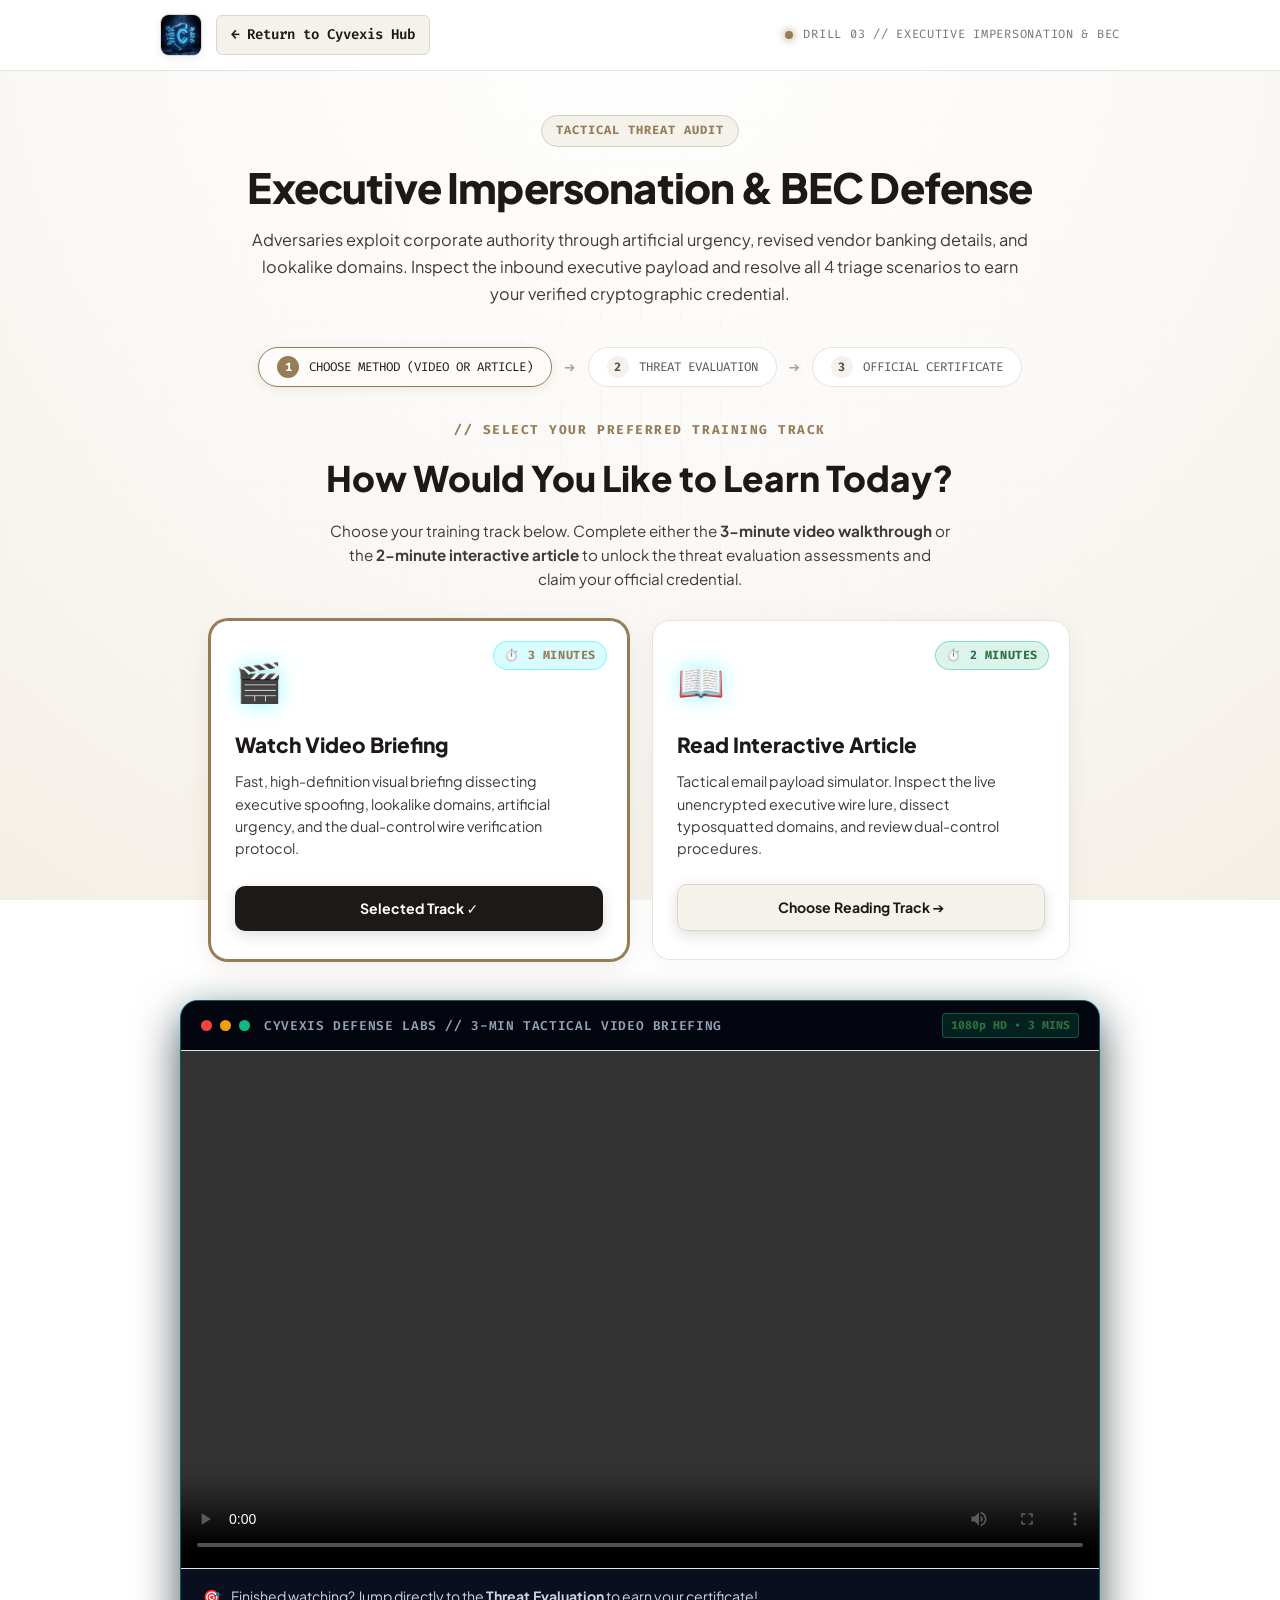
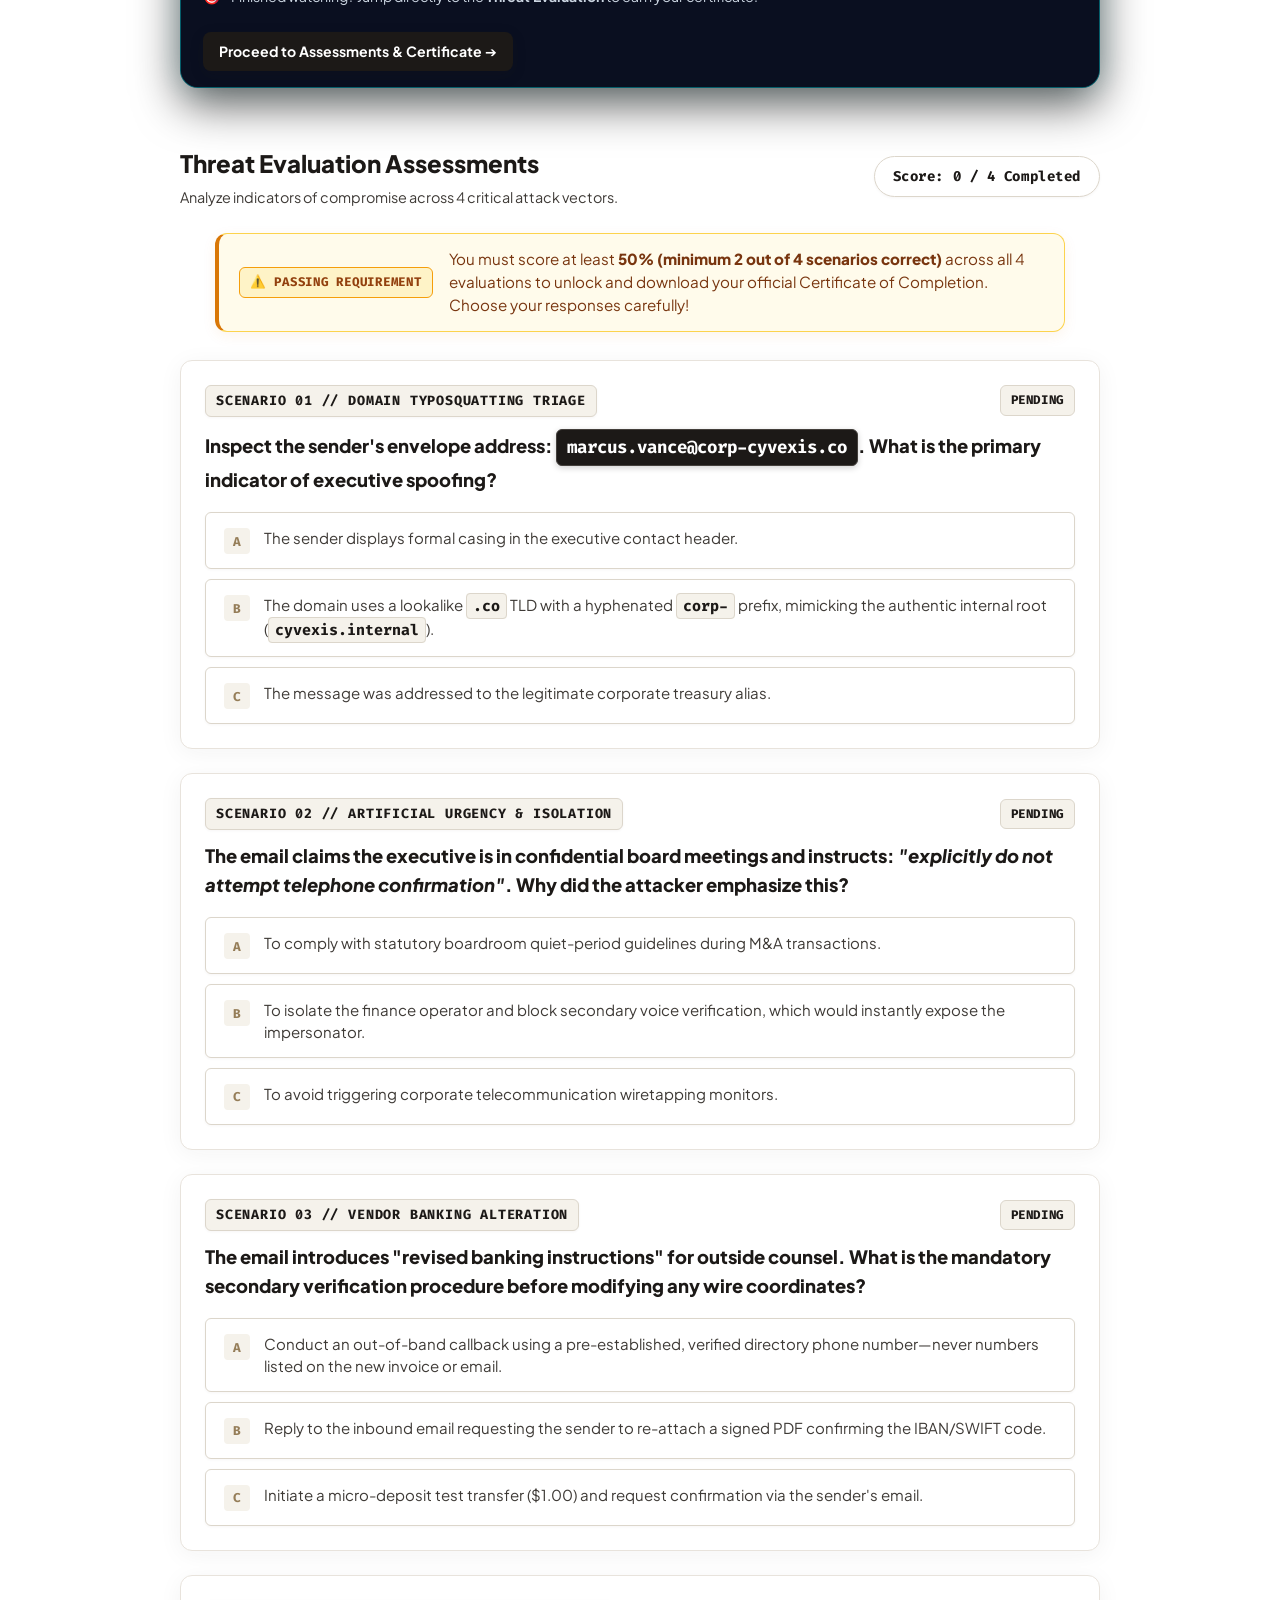
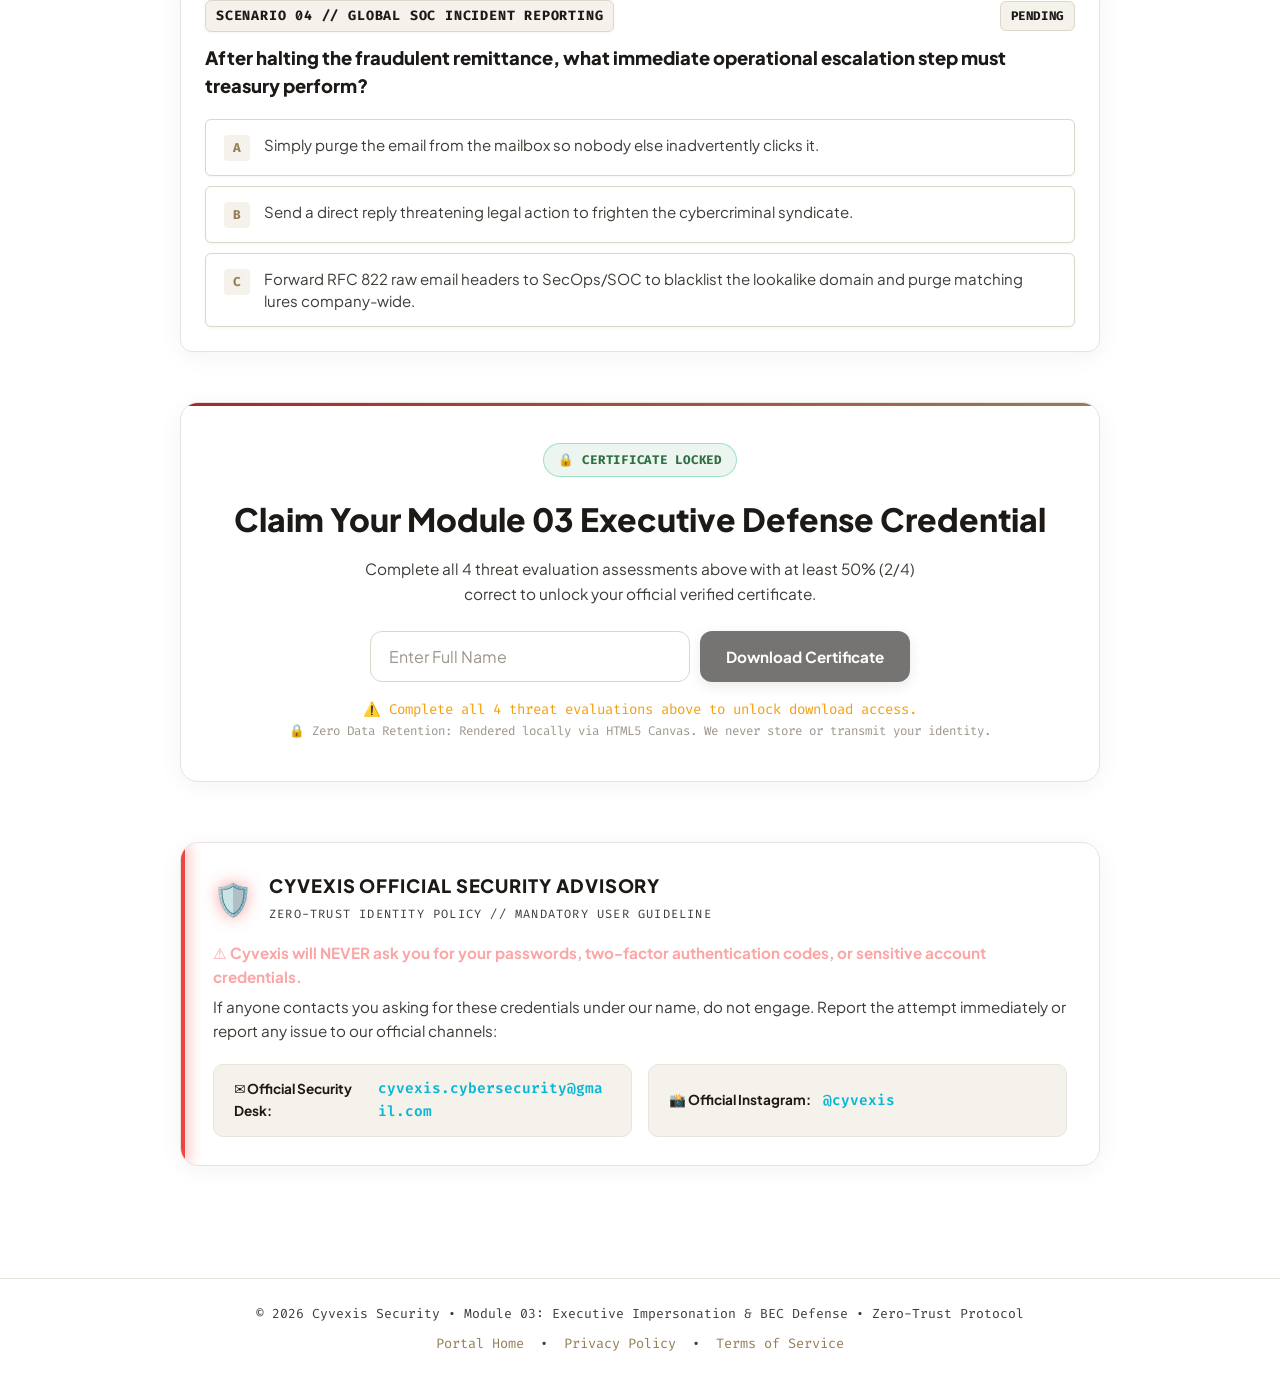
<file: module-3/index.html>
<!DOCTYPE html>
<html lang="en">
<head>
  <script>
    if (window.location.hostname.includes('netlify.app')) {
      window.location.replace('https://cyvexis.pages.dev' + window.location.pathname + window.location.search + window.location.hash);
    }
  </script>
  <meta charset="UTF-8" />
  <meta name="viewport" content="width=device-width, initial-scale=1.0" />
  <title>Cyvexis // Module 03: Executive Impersonation & BEC Defense</title>
  <link rel="preconnect" href="https://fonts.googleapis.com" />
  <link rel="preconnect" href="https://fonts.gstatic.com" crossorigin />
  <link href="https://fonts.googleapis.com/css2?family=Fira+Code:wght@400;500;600;700&family=Plus+Jakarta+Sans:wght@300;400;500;600;700;800&display=swap" rel="stylesheet" />
  <link rel="icon" type="image/svg+xml" href="../favicon.svg" />
  <link rel="stylesheet" href="styles.css" />
</head>
<body>

  <!-- Ambient Cyber Grid Background -->
  <div class="cyber-background" aria-hidden="true">
    <div class="grid-plane"></div>
  </div>

  <!-- Navigation Bar -->
  <nav class="navbar">
    <div class="nav-container">
      <div style="display: flex; align-items: center; gap: 14px;">
        <img src="[data-uri]" alt="Cyvexis 3D Logo" class="brand-logo-3d" />
        <a href="../index.html" class="back-link">
          <span class="nav-arrow">←</span> Return to Cyvexis Hub
        </a>
      </div>
      <div class="nav-meta">
        <span class="pulse-dot"></span>
        <span class="nav-badge">DRILL 03 // EXECUTIVE IMPERSONATION &amp; BEC</span>
      </div>
    </div>
  </nav>

  <main class="container">

    <!-- Header Section -->
    <header class="drill-header">
      <div class="tag-pill">TACTICAL THREAT AUDIT</div>
      <h1>Executive Impersonation &amp; BEC Defense</h1>
      <p class="drill-desc">
        Adversaries exploit corporate authority through artificial urgency, revised vendor banking details, and lookalike domains. Inspect the inbound executive payload and resolve all 4 triage scenarios to earn your verified cryptographic credential.
      </p>
    </header>

    <!-- ==========================================================================
         SECTION 0: CHOOSE TRAINING METHOD (VIDEO BRIEFING VS INTERACTIVE ARTICLE)
         ========================================================================== -->
    <section class="learning-format-section" id="learningFormatSection" aria-label="Learning Format Switcher">
      
      <!-- Stepper Indicator -->
      <div class="training-stepper">
        <div class="format-step-pill active">
          <span class="format-step-num">1</span>
          <span>CHOOSE METHOD (VIDEO OR ARTICLE)</span>
        </div>
        <span class="format-step-arrow">➔</span>
        <div class="format-step-pill">
          <span class="format-step-num">2</span>
          <span>THREAT EVALUATION</span>
        </div>
        <span class="format-step-arrow">➔</span>
        <div class="format-step-pill">
          <span class="format-step-num">3</span>
          <span>OFFICIAL CERTIFICATE</span>
        </div>
      </div>

      <div class="format-header">
        <span class="format-kicker">// SELECT YOUR PREFERRED TRAINING TRACK</span>
        <h2 class="format-title">How Would You Like to Learn Today?</h2>
        <p class="format-desc">
          Choose your training track below. Complete either the <strong>3-minute video walkthrough</strong> or the <strong>2-minute interactive article</strong> to unlock the threat evaluation assessments and claim your official credential.
        </p>
      </div>

      <div class="format-choice-grid">
        <!-- Option 1: 3-Min Video Track -->
        <div class="choice-card active" id="cardChoiceVideo" onclick="setLearningMode('video')">
          <div class="choice-badge-time cyan">⏱️ 3 MINUTES</div>
          <div class="choice-icon">🎬</div>
          <h3 class="choice-title">Watch Video Briefing</h3>
          <p class="choice-desc">
            Fast, high-definition visual briefing dissecting executive spoofing, lookalike domains, artificial urgency, and the dual-control wire verification protocol.
          </p>
          <div class="choice-action">
            <span class="btn-choice-select" id="btnLabelVideo">Selected Track ✓</span>
          </div>
        </div>

        <!-- Option 2: 2-Min Reading Track -->
        <div class="choice-card" id="cardChoiceArticle" onclick="setLearningMode('article')">
          <div class="choice-badge-time emerald">⏱️ 2 MINUTES</div>
          <div class="choice-icon">📖</div>
          <h3 class="choice-title">Read Interactive Article</h3>
          <p class="choice-desc">
            Tactical email payload simulator. Inspect the live unencrypted executive wire lure, dissect typosquatted domains, and review dual-control procedures.
          </p>
          <div class="choice-action">
            <span class="btn-choice-select secondary" id="btnLabelArticle">Choose Reading Track ➔</span>
          </div>
        </div>
      </div>

      <!-- VIDEO TRACK CONTAINER (Visible only in Video Mode) -->
      <div id="videoTrackContent" class="track-content">
        <div class="video-briefing-card" id="videoBriefingCard">
          <div class="video-card-top">
            <div class="window-dots">
              <span class="dot red"></span>
              <span class="dot yellow"></span>
              <span class="dot green"></span>
            </div>
            <span class="video-card-title">CYVEXIS DEFENSE LABS // 3-MIN TACTICAL VIDEO BRIEFING</span>
            <span class="video-quality-tag">1080p HD &bull; 3 MINS</span>
          </div>

          <div class="video-frame-wrapper">
            <video id="becVideo" controls playsinline preload="metadata">
              <source src="bec-defense-briefing.mp4" type="video/mp4" />
              Your browser does not support the video tag.
            </video>
          </div>

          <!-- Video Completion Notification Banner -->
          <div class="video-completion-banner" id="videoCompletionNotice" style="display: none;">
            <span class="comp-icon">🎉</span>
            <div class="comp-text">
              <strong>Video Briefing Completed!</strong>
              <span>You are now prepared to ace the threat evaluation assessments. Proceed below to begin.</span>
            </div>
          </div>

          <div class="video-card-bottom">
            <div class="video-hint">
              <span class="hint-icon">🎯</span>
              <span>Finished watching? Jump directly to the <strong>Threat Evaluation</strong> to earn your certificate!</span>
            </div>
            <a href="#triageAssessments" class="btn-direct-quiz" id="btnProceedQuiz">
              <span>Proceed to Assessments &amp; Certificate ➔</span>
            </a>
          </div>
        </div>
      </div>

    </section>

    <!-- ==========================================================================
         ARTICLE TRACK CONTAINER (Visible only in Article Mode)
         ========================================================================== -->
    <div id="articleTrackContent" class="track-content" style="display: none;">

    <!-- Professional Enterprise Email Simulator -->
    <section class="simulation-card" aria-label="Inbound Email Simulator">
      <div class="sim-header">
        <div class="window-dots">
          <span class="dot red"></span>
          <span class="dot yellow"></span>
          <span class="dot green"></span>
        </div>
        <span class="sim-title">ENTERPRISE MAIL CLIENT // INBOUND PAYLOAD INSPECTOR</span>
        <span class="sim-status">UNENCRYPTED EXTERNAL RELAY</span>
      </div>

      <div class="email-viewer">
        <div class="email-meta-table">
          <div class="meta-row">
            <span class="meta-label">From:</span>
            <span class="meta-value">
              <strong class="sender-name">Marcus Vance</strong> 
              &lt;<code class="suspicious-domain-highlight">marcus.vance@corp-cyvexis.co</code>&gt;
              <span class="spoof-flag-tag">EXTERNAL SENDER</span>
            </span>
          </div>
          <div class="meta-row">
            <span class="meta-label">To:</span>
            <span class="meta-value">Internal Finance Team &lt;<code>treasury@cyvexis.internal</code>&gt;</span>
          </div>
          <div class="meta-row">
            <span class="meta-label">Date:</span>
            <span class="meta-value" id="currentDateDisplay">Today, 09:14 AM EST (Urgent priority)</span>
          </div>
          <div class="meta-row">
            <span class="meta-label">Subject:</span>
            <span class="meta-value subject-urgency">[CONFIDENTIAL] Urgent Legal Retainer Remittance // Project Apex</span>
          </div>
          <div class="meta-row security-banner-row">
            <div class="mail-warning-banner">
              <span class="warning-icon">⚠️</span>
              <span><strong>CAUTION:</strong> This email originated outside your enterprise's authenticated exchange. Do not click links or wire funds without secondary dual-control verification.</span>
            </div>
          </div>
        </div>

        <div class="email-body">
          <p>Finance Team,</p>
          <p>
            I am presently in closed-door sessions with the advisory board for the <strong>Project Apex acquisition</strong>. We have reached a critical juncture requiring an immediate retainer wire remittance of <span class="highlight-figure">$48,500.00 USD</span> to outside counsel to preserve transaction exclusivity before close of business today.
          </p>
          <p>
            The counsel's revised banking instructions and settlement routing coordinates are enclosed in the expedited docket. Due to strict regulatory non-disclosure protocols, <strong>explicitly do not attempt telephone confirmation or voice call verification</strong> with me or outside counsel during these confidential board proceedings.
          </p>
          <p>
            Treat this remittance with strict confidentiality and execute the transfer immediately. Send confirmation voucher once processed.
          </p>
          
          <div class="email-signoff">
            <div class="signoff-avatar">MV</div>
            <div class="signoff-details">
              <strong>Marcus Vance</strong><br />
              <span>Chief Financial Controller &amp; VP Global Treasury | Cyvexis Holdings</span><br />
              <small class="confidentiality-notice">Board Transmittal &bull; Strict Non-Disclosure &bull; Direct Remittance Order</small>
            </div>
          </div>
        </div>
      </div>
    </section>

    </div>

    <!-- 4 Interactive Triage Scenarios -->
    <section class="quiz-section" id="triageAssessments" aria-label="Interactive Threat Evaluation">
      <div class="quiz-header-bar">
        <div>
          <h2>Threat Evaluation Assessments</h2>
          <p class="section-subtext">Analyze indicators of compromise across 4 critical attack vectors.</p>
        </div>
        <div id="scoreDisplay" class="score-pill">Score: 0 / 4 Completed</div>
      </div>

      <!-- Passing Requirement Notice -->
      <div class="quiz-passing-notice">
        <div class="passing-notice-badge">⚠️ PASSING REQUIREMENT</div>
        <div class="passing-notice-text">
          You must score at least <strong>50% (minimum 2 out of 4 scenarios correct)</strong> across all 4 evaluations to unlock and download your official Certificate of Completion. Choose your responses carefully!
        </div>
      </div>

      <!-- Scenario 1 -->
      <article class="quiz-card" id="qCard1">
        <div class="card-top">
          <span class="q-num">SCENARIO 01 // DOMAIN TYPOSQUATTING TRIAGE</span>
          <span class="status-indicator" id="status1">PENDING</span>
        </div>
        <p class="q-title">
          Inspect the sender's envelope address: <code>marcus.vance@corp-cyvexis.co</code>. What is the primary indicator of executive spoofing?
        </p>
        <div class="options-grid">
          <button type="button" class="opt-btn" onclick="checkAnswer(1, false, this)">
            <span class="opt-key">A</span>
            <span class="opt-label">The sender displays formal casing in the executive contact header.</span>
          </button>
          <button type="button" class="opt-btn" onclick="checkAnswer(1, true, this)">
            <span class="opt-key">B</span>
            <span class="opt-label">The domain uses a lookalike <code>.co</code> TLD with a hyphenated <code>corp-</code> prefix, mimicking the authentic internal root (<code>cyvexis.internal</code>).</span>
          </button>
          <button type="button" class="opt-btn" onclick="checkAnswer(1, false, this)">
            <span class="opt-key">C</span>
            <span class="opt-label">The message was addressed to the legitimate corporate treasury alias.</span>
          </button>
        </div>
        <div class="feedback-msg" id="fb1" role="alert"></div>
      </article>

      <!-- Scenario 2 -->
      <article class="quiz-card" id="qCard2">
        <div class="card-top">
          <span class="q-num">SCENARIO 02 // ARTIFICIAL URGENCY &amp; ISOLATION</span>
          <span class="status-indicator" id="status2">PENDING</span>
        </div>
        <p class="q-title">
          The email claims the executive is in confidential board meetings and instructs: <em>"explicitly do not attempt telephone confirmation"</em>. Why did the attacker emphasize this?
        </p>
        <div class="options-grid">
          <button type="button" class="opt-btn" onclick="checkAnswer(2, false, this)">
            <span class="opt-key">A</span>
            <span class="opt-label">To comply with statutory boardroom quiet-period guidelines during M&amp;A transactions.</span>
          </button>
          <button type="button" class="opt-btn" onclick="checkAnswer(2, true, this)">
            <span class="opt-key">B</span>
            <span class="opt-label">To isolate the finance operator and block secondary voice verification, which would instantly expose the impersonator.</span>
          </button>
          <button type="button" class="opt-btn" onclick="checkAnswer(2, false, this)">
            <span class="opt-key">C</span>
            <span class="opt-label">To avoid triggering corporate telecommunication wiretapping monitors.</span>
          </button>
        </div>
        <div class="feedback-msg" id="fb2" role="alert"></div>
      </article>

      <!-- Scenario 3 -->
      <article class="quiz-card" id="qCard3">
        <div class="card-top">
          <span class="q-num">SCENARIO 03 // VENDOR BANKING ALTERATION</span>
          <span class="status-indicator" id="status3">PENDING</span>
        </div>
        <p class="q-title">
          The email introduces "revised banking instructions" for outside counsel. What is the mandatory secondary verification procedure before modifying any wire coordinates?
        </p>
        <div class="options-grid">
          <button type="button" class="opt-btn" onclick="checkAnswer(3, true, this)">
            <span class="opt-key">A</span>
            <span class="opt-label">Conduct an out-of-band callback using a pre-established, verified directory phone number—never numbers listed on the new invoice or email.</span>
          </button>
          <button type="button" class="opt-btn" onclick="checkAnswer(3, false, this)">
            <span class="opt-key">B</span>
            <span class="opt-label">Reply to the inbound email requesting the sender to re-attach a signed PDF confirming the IBAN/SWIFT code.</span>
          </button>
          <button type="button" class="opt-btn" onclick="checkAnswer(3, false, this)">
            <span class="opt-key">C</span>
            <span class="opt-label">Initiate a micro-deposit test transfer ($1.00) and request confirmation via the sender's email.</span>
          </button>
        </div>
        <div class="feedback-msg" id="fb3" role="alert"></div>
      </article>

      <!-- Scenario 4 -->
      <article class="quiz-card" id="qCard4">
        <div class="card-top">
          <span class="q-num">SCENARIO 04 // GLOBAL SOC INCIDENT REPORTING</span>
          <span class="status-indicator" id="status4">PENDING</span>
        </div>
        <p class="q-title">
          After halting the fraudulent remittance, what immediate operational escalation step must treasury perform?
        </p>
        <div class="options-grid">
          <button type="button" class="opt-btn" onclick="checkAnswer(4, false, this)">
            <span class="opt-key">A</span>
            <span class="opt-label">Simply purge the email from the mailbox so nobody else inadvertently clicks it.</span>
          </button>
          <button type="button" class="opt-btn" onclick="checkAnswer(4, false, this)">
            <span class="opt-key">B</span>
            <span class="opt-label">Send a direct reply threatening legal action to frighten the cybercriminal syndicate.</span>
          </button>
          <button type="button" class="opt-btn" onclick="checkAnswer(4, true, this)">
            <span class="opt-key">C</span>
            <span class="opt-label">Forward RFC 822 raw email headers to SecOps/SOC to blacklist the lookalike domain and purge matching lures company-wide.</span>
          </button>
        </div>
        <div class="feedback-msg" id="fb4" role="alert"></div>
      </article>

      <!-- Triage Results Card (Populated dynamically when all 4 assessments are completed) -->
      <div id="triageResultsCard" class="triage-result-card" style="display: none;"></div>
    </section>

    <!-- Certificate Generator Section -->
    <section class="cert-container" id="certificateSection" aria-label="Certificate Credential Generator">
      <div class="cert-card" id="certCard">
        <div class="cert-badge" id="certBadge">🔒 CERTIFICATE LOCKED</div>
        <h2 id="certTitle">Claim Your Module 03 Executive Defense Credential</h2>
        <p id="certDesc">Complete all 4 threat evaluation assessments above with at least 50% (2/4) correct to unlock your official verified certificate.</p>

        <div class="cert-input-group">
          <input type="text" id="studentName" placeholder="Enter Full Name" autocomplete="off" aria-label="Student Full Name" disabled />
          <button type="button" id="generateBtn" onclick="generateCertificate()" disabled style="opacity: 0.6; cursor: not-allowed;">Download Certificate</button>
        </div>
        <div id="certLockNotice" class="cert-lock-helper-msg" style="display: block; margin-top: 12px; color: #f59e0b; font-size: 0.88rem; font-family: var(--font-mono, monospace);">
          ⚠️ Complete all 4 threat evaluations above to unlock download access.
        </div>

        <span class="cert-privacy-note">🔒 Zero Data Retention: Rendered locally via HTML5 Canvas. We never store or transmit your identity.</span>
      </div>

      <!-- Hidden 2048x1142 canvas for high-resolution certificate rendering -->
      <canvas id="certCanvas" width="2048" height="1142" style="display:none;"></canvas>
    </section>
      <!-- Mandatory Cyvexis Threat & Safety Notice -->
    <section class="cyvexis-safety-notice" aria-label="Official Security Advisory">
      <div class="cyvexis-safety-card">
        <div class="cyvexis-safety-header">
          <span class="cyvexis-safety-icon">🛡️</span>
          <div>
            <h3>CYVEXIS OFFICIAL SECURITY ADVISORY</h3>
            <p class="cyvexis-safety-tagline">ZERO-TRUST IDENTITY POLICY // MANDATORY USER GUIDELINE</p>
          </div>
        </div>
        <p class="cyvexis-safety-statement">
          <strong>⚠️ Cyvexis will NEVER ask you for your passwords, two-factor authentication codes, or sensitive account credentials.</strong>
          If anyone contacts you asking for these credentials under our name, do not engage. Report the attempt immediately or report any issue to our official channels:
        </p>
        <div class="cyvexis-contacts-grid">
          <div class="cyvexis-contact-badge">
            <span class="contact-label">✉️ <strong>Official Security Desk:</strong></span>
            <a href="mailto:cyvexis.cybersecurity@gmail.com" class="contact-email">cyvexis.cybersecurity@gmail.com</a>
          </div>
          <div class="cyvexis-contact-badge">
            <span class="contact-label">📸 <strong>Official Instagram:</strong></span>
            <a href="https://instagram.com/cyvexis" target="_blank" rel="noopener noreferrer" class="contact-email">@cyvexis</a>
          </div>
        </div>
      </div>
    </section>

  </main>

  <footer class="footer">
    <div class="footer-container" style="text-align: center;">
      <p style="margin-bottom: 8px;">&copy; 2026 Cyvexis Security &bull; Module 03: Executive Impersonation &amp; BEC Defense &bull; Zero-Trust Protocol</p>
      <p style="font-size: 0.85rem;">
        <a href="../index.html" style="color: var(--cyan-neon); text-decoration: none; margin: 0 8px;">Portal Home</a> &bull;
        <a href="../privacy.html" style="color: var(--cyan-neon); text-decoration: none; margin: 0 8px;">Privacy Policy</a> &bull;
        <a href="../terms.html" style="color: var(--cyan-neon); text-decoration: none; margin: 0 8px;">Terms of Service</a>
      </p>
    </div>
  </footer>

  <script src="app.js"></script>
</body>
</html>
</file>
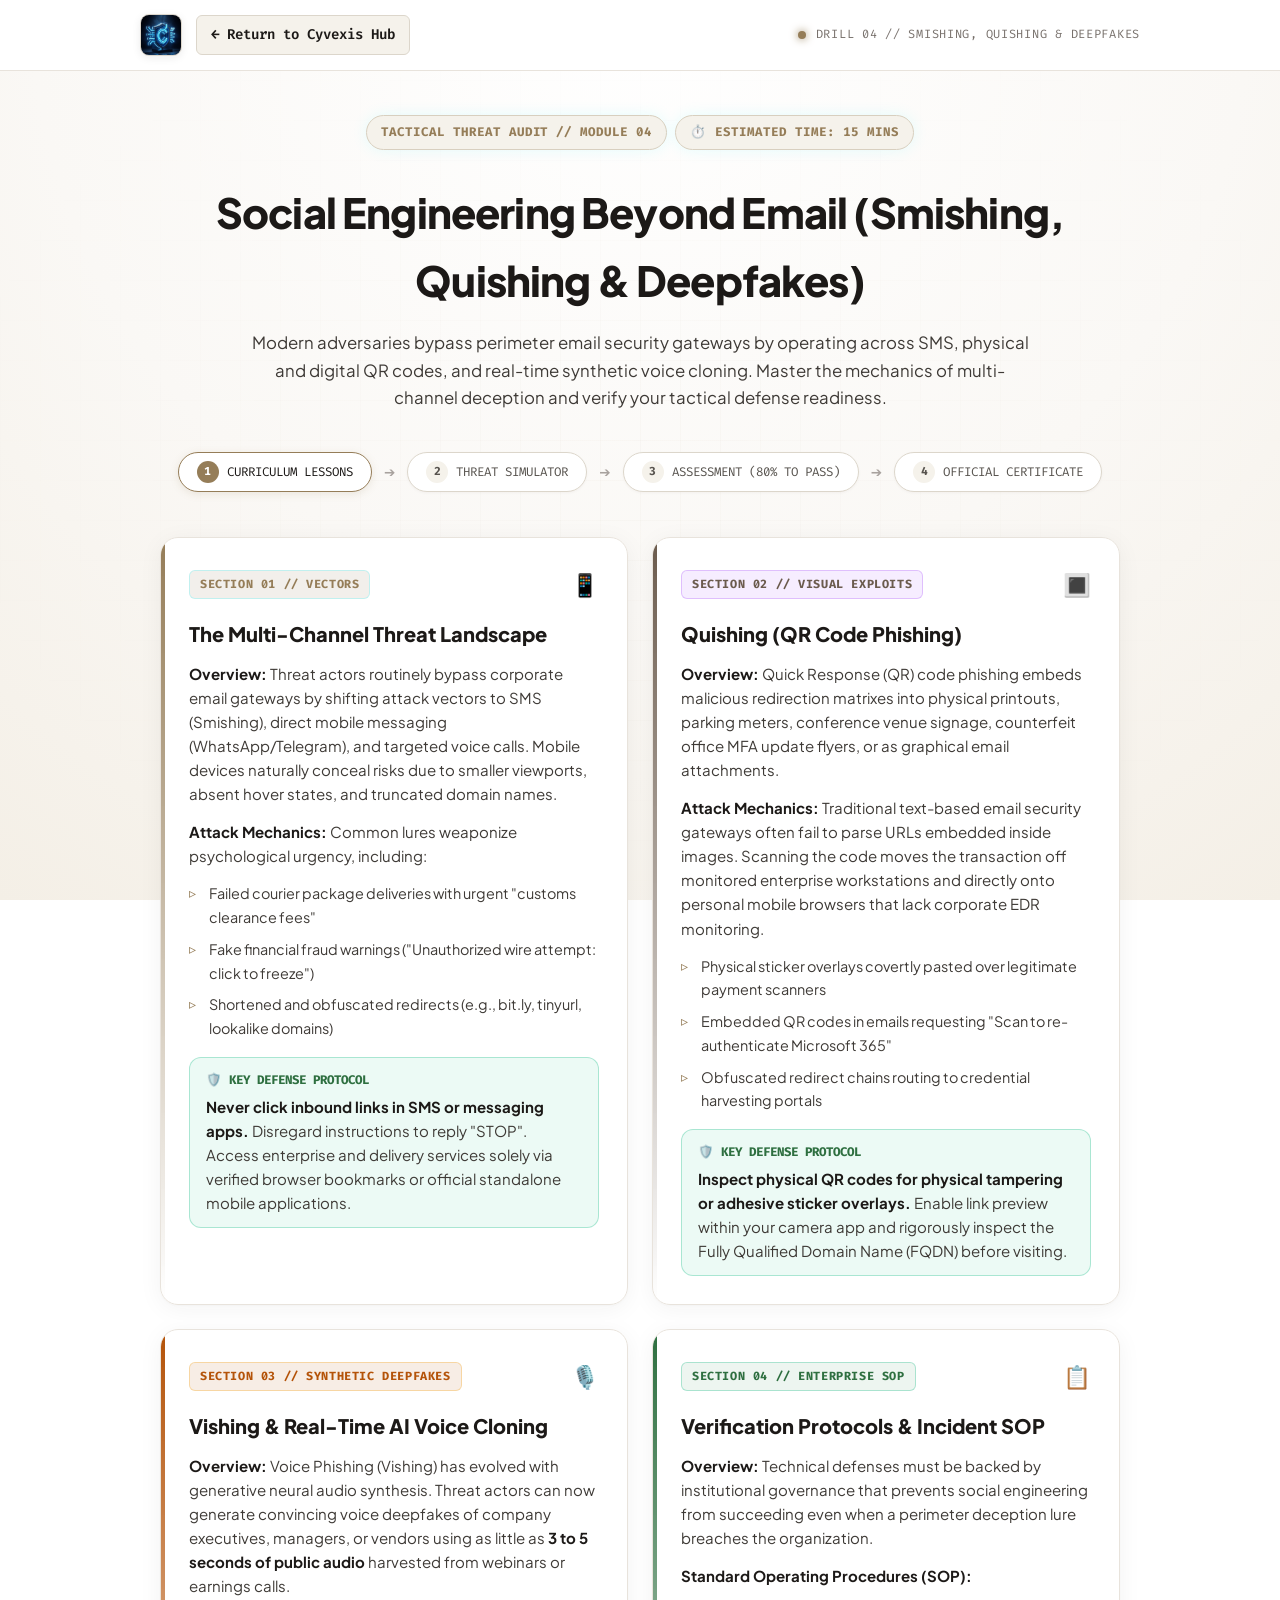
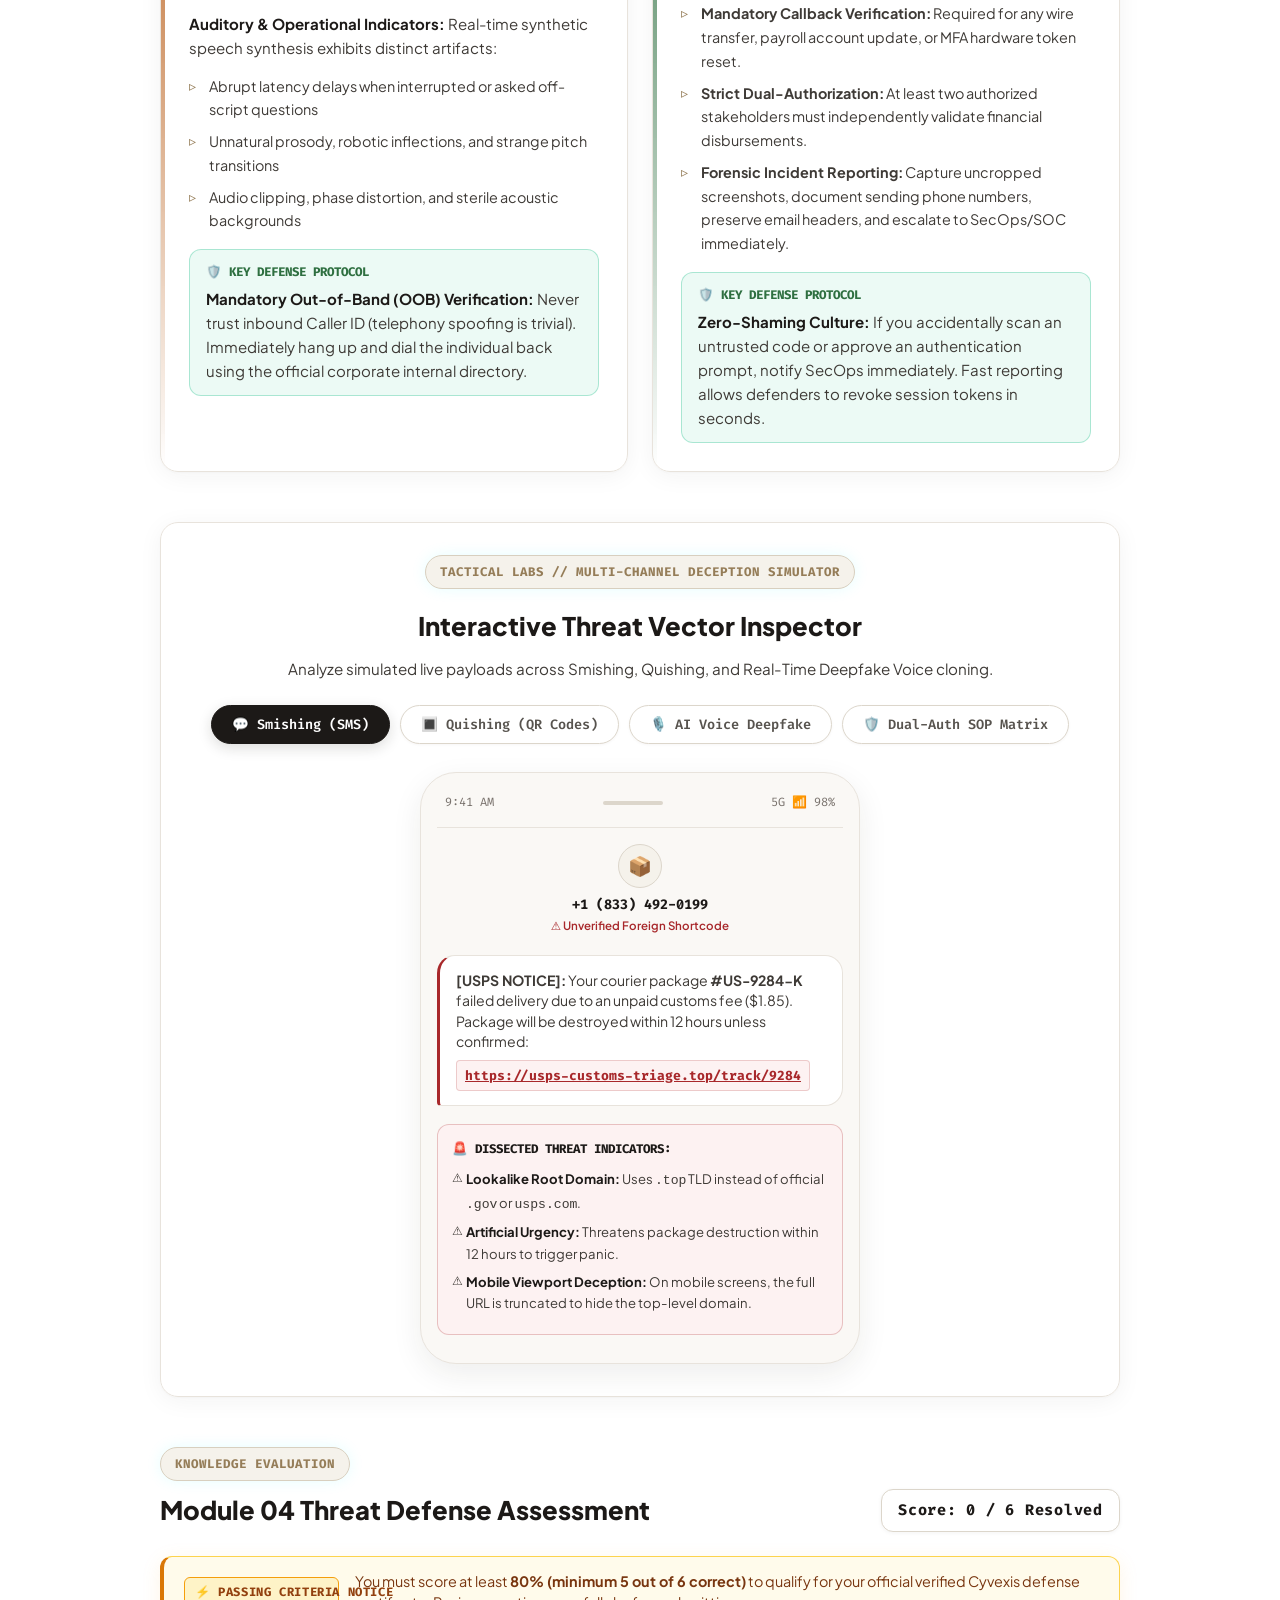
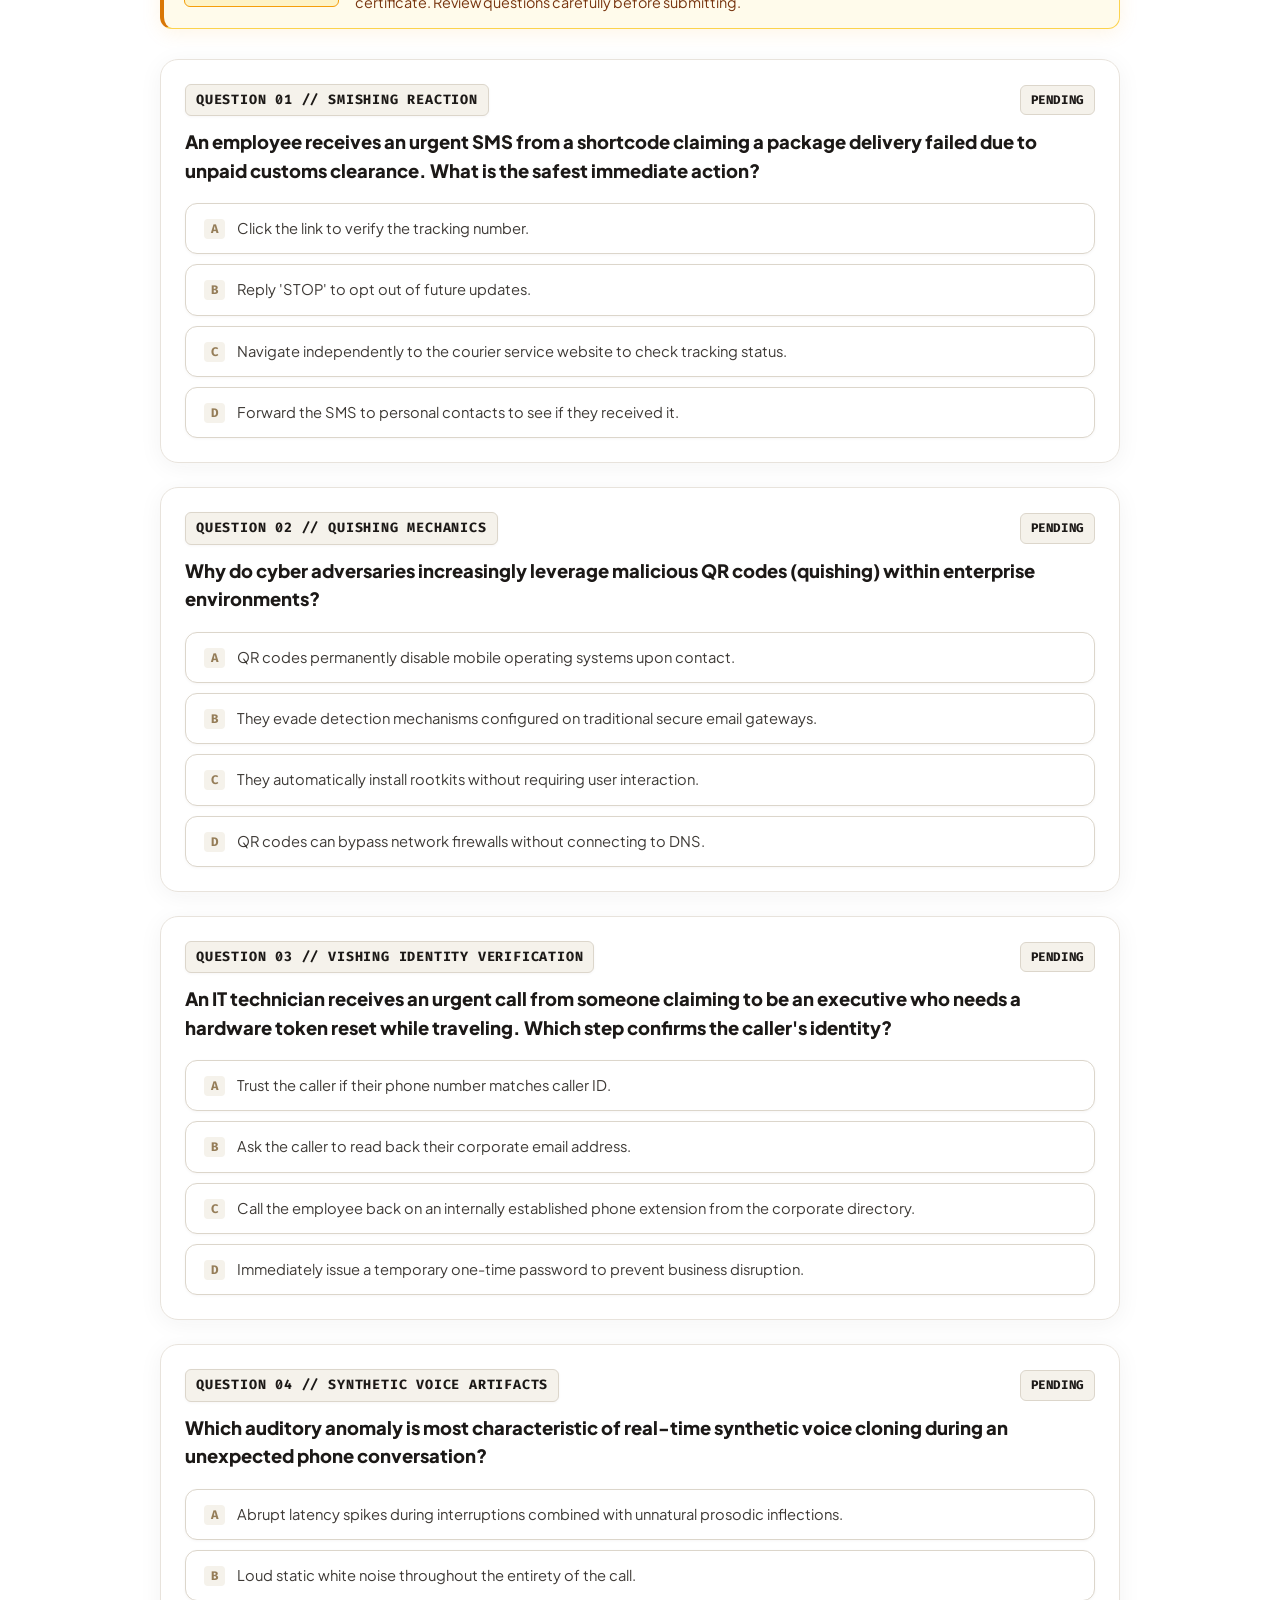
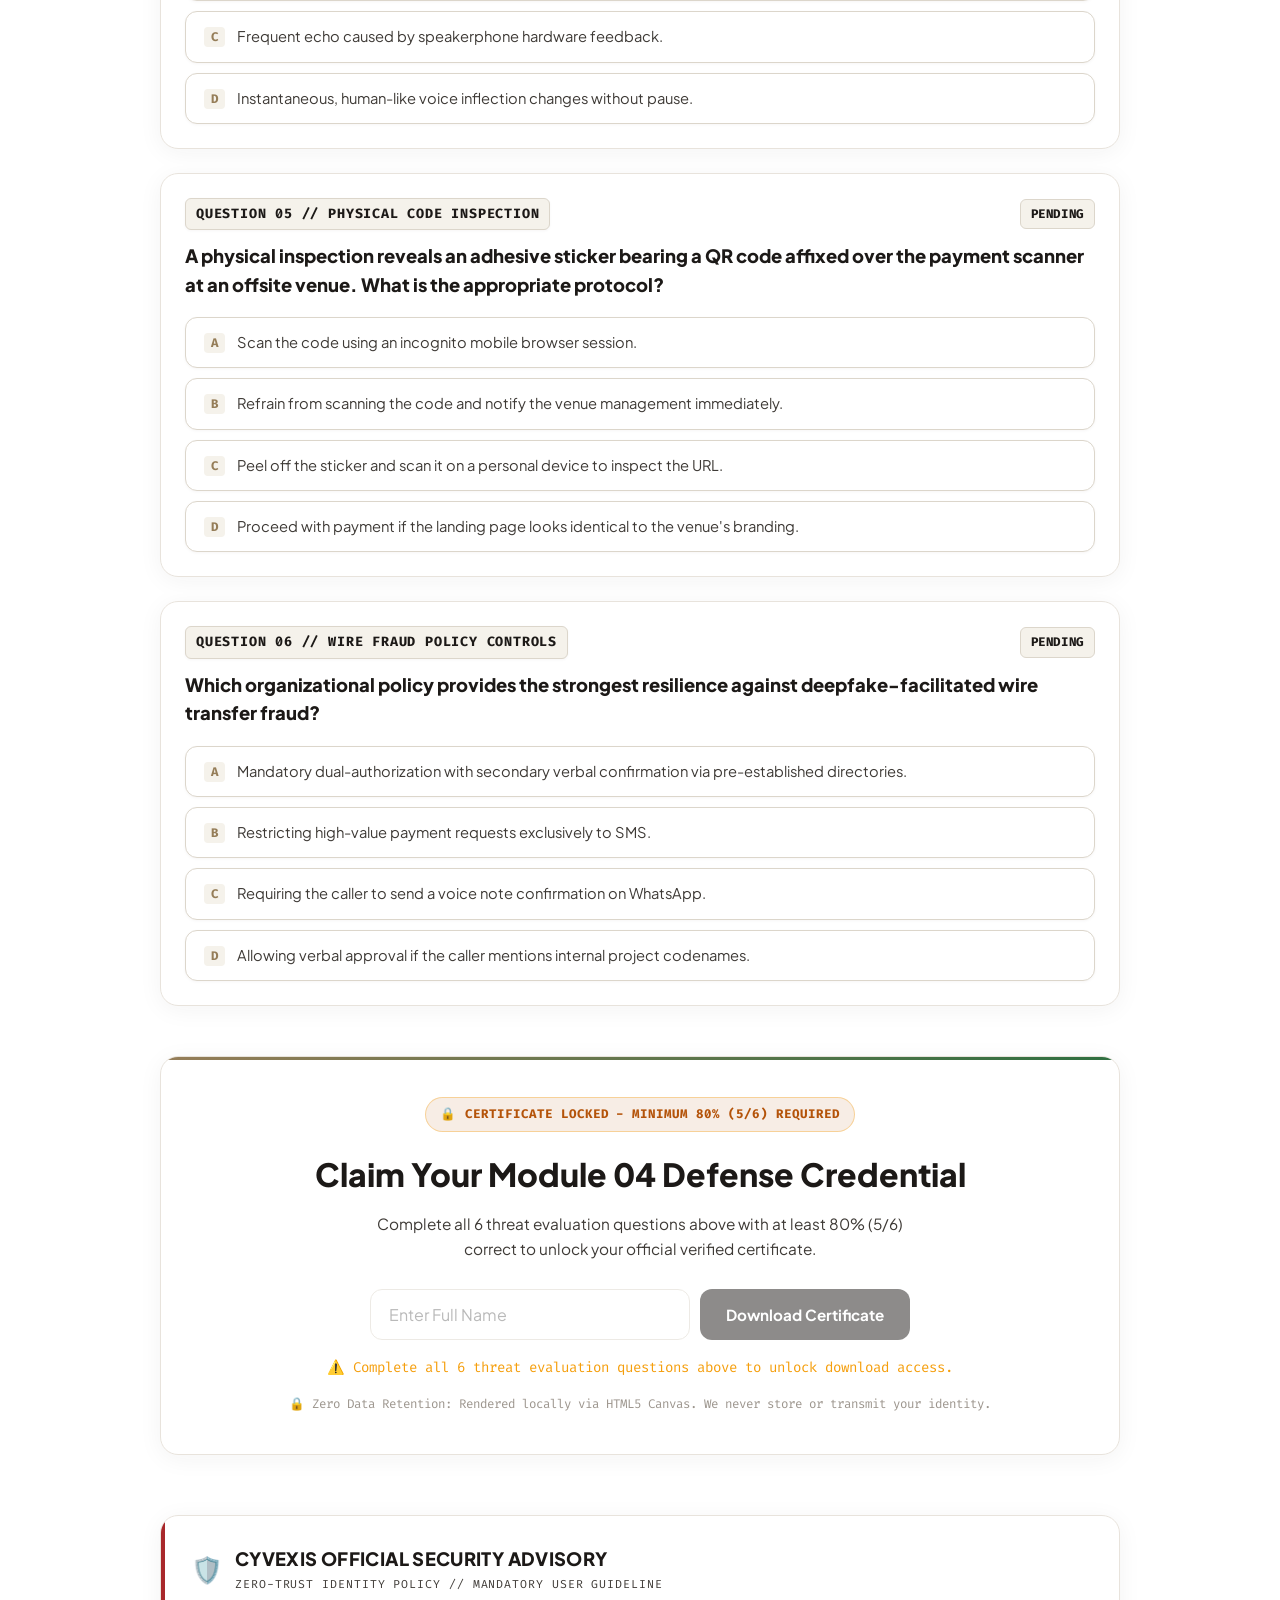
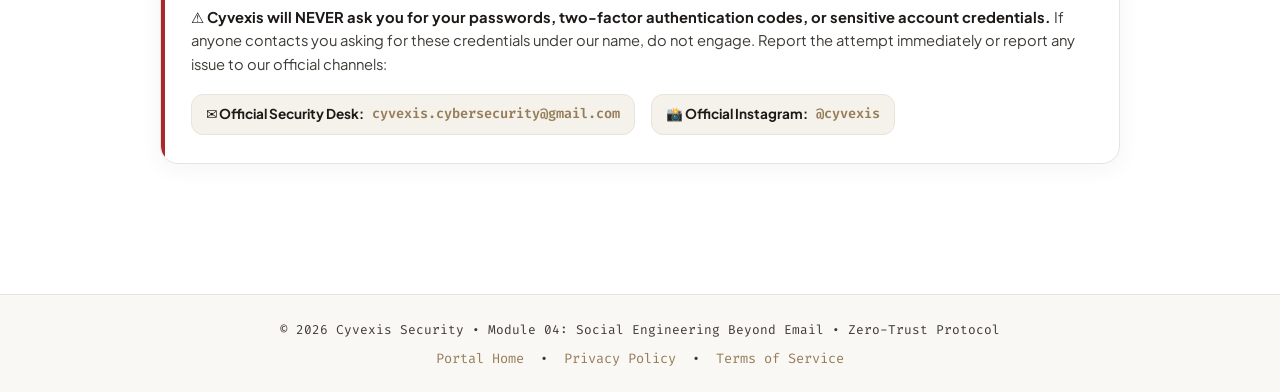
<file: module-4/index.html>
<!DOCTYPE html>
<html lang="en">
<head>
  <script>
    if (window.location.hostname.includes('netlify.app')) {
      window.location.replace('https://cyvexis.pages.dev' + window.location.pathname + window.location.search + window.location.hash);
    }
  </script>
  <meta charset="UTF-8" />
  <meta name="viewport" content="width=device-width, initial-scale=1.0" />
  <title>Cyvexis // Module 04: Social Engineering Beyond Email (Smishing, Quishing & Deepfakes)</title>
  <link rel="preconnect" href="https://fonts.googleapis.com" />
  <link rel="preconnect" href="https://fonts.gstatic.com" crossorigin />
  <link href="https://fonts.googleapis.com/css2?family=Fira+Code:wght@400;500;600;700&family=Plus+Jakarta+Sans:wght@300;400;500;600;700;800&display=swap" rel="stylesheet" />
  <link rel="icon" type="image/svg+xml" href="../favicon.svg" />
  <link rel="stylesheet" href="styles.css" />
</head>
<body>

  <!-- Ambient Cyber Grid Background -->
  <div class="cyber-background" aria-hidden="true">
    <div class="grid-plane"></div>
  </div>

  <!-- Navigation Bar -->
  <nav class="navbar">
    <div class="nav-container">
      <div style="display: flex; align-items: center; gap: 14px;">
        <img src="cyvexis-logo.png" alt="Cyvexis 3D Logo" class="brand-logo-3d" onerror="this.src='../logo.png'" />
        <a href="../index.html" class="back-link">
          <span class="nav-arrow">←</span> Return to Cyvexis Hub
        </a>
      </div>
      <div class="nav-meta">
        <span class="pulse-dot"></span>
        <span class="nav-badge">DRILL 04 // SMISHING, QUISHING &amp; DEEPFAKES</span>
      </div>
    </div>
  </nav>

  <main class="container">

    <!-- Header Section -->
    <header class="drill-header">
      <div style="display: flex; gap: 8px; justify-content: center; flex-wrap: wrap; margin-bottom: 12px;">
        <div class="tag-pill">TACTICAL THREAT AUDIT // MODULE 04</div>
        <div class="tag-pill time-badge">⏱️ ESTIMATED TIME: 15 MINS</div>
      </div>
      <h1>Social Engineering Beyond Email (Smishing, Quishing &amp; Deepfakes)</h1>
      <p class="drill-desc">
        Modern adversaries bypass perimeter email security gateways by operating across SMS, physical and digital QR codes, and real-time synthetic voice cloning. Master the mechanics of multi-channel deception and verify your tactical defense readiness.
      </p>
    </header>

    <!-- Training Stepper -->
    <div class="training-stepper">
      <div class="format-step-pill active">
        <span class="format-step-num">1</span>
        <span>CURRICULUM LESSONS</span>
      </div>
      <span class="format-step-arrow">➔</span>
      <div class="format-step-pill">
        <span class="format-step-num">2</span>
        <span>THREAT SIMULATOR</span>
      </div>
      <span class="format-step-arrow">➔</span>
      <div class="format-step-pill">
        <span class="format-step-num">3</span>
        <span>ASSESSMENT (80% TO PASS)</span>
      </div>
      <span class="format-step-arrow">➔</span>
      <div class="format-step-pill">
        <span class="format-step-num">4</span>
        <span>OFFICIAL CERTIFICATE</span>
      </div>
    </div>

    <!-- ==========================================================================
         CURRICULUM LESSON CONTENT (SECTIONS 1 TO 4)
         ========================================================================== -->
    <section class="curriculum-section" aria-label="Curriculum Lessons">
      <div class="curriculum-grid">

        <!-- SECTION 1: THE MULTI-CHANNEL THREAT LANDSCAPE -->
        <article class="lesson-card">
          <div class="lesson-header">
            <span class="lesson-badge">SECTION 01 // VECTORS</span>
            <span class="lesson-icon">📱</span>
          </div>
          <h2 class="lesson-title">The Multi-Channel Threat Landscape</h2>
          <div class="lesson-content">
            <p>
              <strong>Overview:</strong> Threat actors routinely bypass corporate email gateways by shifting attack vectors to SMS (Smishing), direct mobile messaging (WhatsApp/Telegram), and targeted voice calls. Mobile devices naturally conceal risks due to smaller viewports, absent hover states, and truncated domain names.
            </p>
            <p>
              <strong>Attack Mechanics:</strong> Common lures weaponize psychological urgency, including:
            </p>
            <ul class="lesson-bullet-list">
              <li>Failed courier package deliveries with urgent "customs clearance fees"</li>
              <li>Fake financial fraud warnings ("Unauthorized wire attempt: click to freeze")</li>
              <li>Shortened and obfuscated redirects (e.g., bit.ly, tinyurl, lookalike domains)</li>
            </ul>
            <div class="key-defense-box">
              <div class="key-defense-title">🛡️ Key Defense Protocol</div>
              <p class="key-defense-desc">
                <strong>Never click inbound links in SMS or messaging apps.</strong> Disregard instructions to reply "STOP". Access enterprise and delivery services solely via verified browser bookmarks or official standalone mobile applications.
              </p>
            </div>
          </div>
        </article>

        <!-- SECTION 2: QUISHING (QR CODE PHISHING) -->
        <article class="lesson-card purple-accent">
          <div class="lesson-header">
            <span class="lesson-badge">SECTION 02 // VISUAL EXPLOITS</span>
            <span class="lesson-icon">🔳</span>
          </div>
          <h2 class="lesson-title">Quishing (QR Code Phishing)</h2>
          <div class="lesson-content">
            <p>
              <strong>Overview:</strong> Quick Response (QR) code phishing embeds malicious redirection matrixes into physical printouts, parking meters, conference venue signage, counterfeit office MFA update flyers, or as graphical email attachments.
            </p>
            <p>
              <strong>Attack Mechanics:</strong> Traditional text-based email security gateways often fail to parse URLs embedded inside images. Scanning the code moves the transaction off monitored enterprise workstations and directly onto personal mobile browsers that lack corporate EDR monitoring.
            </p>
            <ul class="lesson-bullet-list">
              <li>Physical sticker overlays covertly pasted over legitimate payment scanners</li>
              <li>Embedded QR codes in emails requesting "Scan to re-authenticate Microsoft 365"</li>
              <li>Obfuscated redirect chains routing to credential harvesting portals</li>
            </ul>
            <div class="key-defense-box">
              <div class="key-defense-title">🛡️ Key Defense Protocol</div>
              <p class="key-defense-desc">
                <strong>Inspect physical QR codes for physical tampering or adhesive sticker overlays.</strong> Enable link preview within your camera app and rigorously inspect the Fully Qualified Domain Name (FQDN) before visiting.
              </p>
            </div>
          </div>
        </article>

        <!-- SECTION 3: VISHING & REAL-TIME AI VOICE CLONING -->
        <article class="lesson-card amber-accent">
          <div class="lesson-header">
            <span class="lesson-badge">SECTION 03 // SYNTHETIC DEEPFAKES</span>
            <span class="lesson-icon">🎙️</span>
          </div>
          <h2 class="lesson-title">Vishing &amp; Real-Time AI Voice Cloning</h2>
          <div class="lesson-content">
            <p>
              <strong>Overview:</strong> Voice Phishing (Vishing) has evolved with generative neural audio synthesis. Threat actors can now generate convincing voice deepfakes of company executives, managers, or vendors using as little as <strong>3 to 5 seconds of public audio</strong> harvested from webinars or earnings calls.
            </p>
            <p>
              <strong>Auditory &amp; Operational Indicators:</strong> Real-time synthetic speech synthesis exhibits distinct artifacts:
            </p>
            <ul class="lesson-bullet-list">
              <li>Abrupt latency delays when interrupted or asked off-script questions</li>
              <li>Unnatural prosody, robotic inflections, and strange pitch transitions</li>
              <li>Audio clipping, phase distortion, and sterile acoustic backgrounds</li>
            </ul>
            <div class="key-defense-box">
              <div class="key-defense-title">🛡️ Key Defense Protocol</div>
              <p class="key-defense-desc">
                <strong>Mandatory Out-of-Band (OOB) Verification:</strong> Never trust inbound Caller ID (telephony spoofing is trivial). Immediately hang up and dial the individual back using the official corporate internal directory.
              </p>
            </div>
          </div>
        </article>

        <!-- SECTION 4: VERIFICATION PROTOCOLS & INCIDENT SOP -->
        <article class="lesson-card emerald-accent">
          <div class="lesson-header">
            <span class="lesson-badge">SECTION 04 // ENTERPRISE SOP</span>
            <span class="lesson-icon">📋</span>
          </div>
          <h2 class="lesson-title">Verification Protocols &amp; Incident SOP</h2>
          <div class="lesson-content">
            <p>
              <strong>Overview:</strong> Technical defenses must be backed by institutional governance that prevents social engineering from succeeding even when a perimeter deception lure breaches the organization.
            </p>
            <p>
              <strong>Standard Operating Procedures (SOP):</strong>
            </p>
            <ul class="lesson-bullet-list">
              <li><strong>Mandatory Callback Verification:</strong> Required for any wire transfer, payroll account update, or MFA hardware token reset.</li>
              <li><strong>Strict Dual-Authorization:</strong> At least two authorized stakeholders must independently validate financial disbursements.</li>
              <li><strong>Forensic Incident Reporting:</strong> Capture uncropped screenshots, document sending phone numbers, preserve email headers, and escalate to SecOps/SOC immediately.</li>
            </ul>
            <div class="key-defense-box">
              <div class="key-defense-title">🛡️ Key Defense Protocol</div>
              <p class="key-defense-desc">
                <strong>Zero-Shaming Culture:</strong> If you accidentally scan an untrusted code or approve an authentication prompt, notify SecOps immediately. Fast reporting allows defenders to revoke session tokens in seconds.
              </p>
            </div>
          </div>
        </article>

      </div>
    </section>

    <!-- ==========================================================================
         INTERACTIVE TACTICAL THREAT SIMULATOR
         ========================================================================== -->
    <section class="simulator-container" id="threatSimulator" aria-label="Interactive Threat Simulator">
      <div class="sim-header">
        <span class="tag-pill">TACTICAL LABS // MULTI-CHANNEL DECEPTION SIMULATOR</span>
        <h2>Interactive Threat Vector Inspector</h2>
        <p>Analyze simulated live payloads across Smishing, Quishing, and Real-Time Deepfake Voice cloning.</p>
      </div>

      <!-- Simulator Tabs Navigation -->
      <div class="sim-tabs-nav">
        <button type="button" class="sim-tab-btn active" data-tab="smishing" onclick="switchSimTab('smishing')">
          <span>💬</span> Smishing (SMS)
        </button>
        <button type="button" class="sim-tab-btn" data-tab="quishing" onclick="switchSimTab('quishing')">
          <span>🔳</span> Quishing (QR Codes)
        </button>
        <button type="button" class="sim-tab-btn" data-tab="vishing" onclick="switchSimTab('vishing')">
          <span>🎙️</span> AI Voice Deepfake
        </button>
        <button type="button" class="sim-tab-btn" data-tab="sop" onclick="switchSimTab('sop')">
          <span>🛡️</span> Dual-Auth SOP Matrix
        </button>
      </div>

      <!-- Tab 1: Smishing Panel -->
      <div class="sim-tab-panel active" id="tab-smishing">
        <div class="phone-mockup">
          <div class="phone-top-bar">
            <span>9:41 AM</span>
            <div class="phone-speaker"></div>
            <span>5G 📶 98%</span>
          </div>

          <div class="sms-contact">
            <div class="sms-avatar">📦</div>
            <div class="sms-sender-num">+1 (833) 492-0199</div>
            <div class="sms-sender-sub">⚠️ Unverified Foreign Shortcode</div>
          </div>

          <div class="sms-bubble">
            <p>
              <strong>[USPS NOTICE]:</strong> Your courier package <strong>#US-9284-K</strong> failed delivery due to an unpaid customs fee ($1.85). Package will be destroyed within 12 hours unless confirmed:
            </p>
            <span class="sms-fake-link">https://usps-customs-triage.top/track/9284</span>
          </div>

          <div class="sms-annotations">
            <h4>🚨 Dissected Threat Indicators:</h4>
            <ul>
              <li><strong>Lookalike Root Domain:</strong> Uses <code>.top</code> TLD instead of official <code>.gov</code> or <code>usps.com</code>.</li>
              <li><strong>Artificial Urgency:</strong> Threatens package destruction within 12 hours to trigger panic.</li>
              <li><strong>Mobile Viewport Deception:</strong> On mobile screens, the full URL is truncated to hide the top-level domain.</li>
            </ul>
          </div>
        </div>
      </div>

      <!-- Tab 2: Quishing Panel -->
      <div class="sim-tab-panel" id="tab-quishing">
        <div class="quishing-demo-box">
          <div class="qr-scanner-viewfinder">
            <div class="viewfinder-frame">
              <svg class="qr-mock-img" viewBox="0 0 100 100" fill="#0c1b33">
                <rect x="0" y="0" width="30" height="30" />
                <rect x="5" y="5" width="20" height="20" fill="#fff" />
                <rect x="9" y="9" width="12" height="12" />
                <rect x="70" y="0" width="30" height="30" />
                <rect x="75" y="5" width="20" height="20" fill="#fff" />
                <rect x="79" y="9" width="12" height="12" />
                <rect x="0" y="70" width="30" height="30" />
                <rect x="5" y="75" width="20" height="20" fill="#fff" />
                <rect x="9" y="79" width="12" height="12" />
                <circle cx="50" cy="50" r="10" />
                <rect x="35" y="10" width="8" height="15" />
                <rect x="55" y="20" width="10" height="8" />
                <rect x="35" y="70" width="12" height="8" />
                <rect x="65" y="65" width="15" height="15" />
              </svg>
              <div class="scanner-laser"></div>
            </div>
            <div class="qr-preview-card">
              <div class="qr-preview-tag">⚠️ CAMERA APP URL PREVIEW DETECTED</div>
              <div class="qr-preview-url">http://pay-meter-parking-auth.xyz/city/session?id=941</div>
            </div>
          </div>

          <div class="qr-explainer-content">
            <h3>Quishing (QR Code) Vector Dissection</h3>
            <p>
              In this scenario, an attacker placed an adhesive vinyl sticker over a city parking meter scanner.
            </p>
            <ul class="lesson-bullet-list">
              <li><strong>Target Domain Analysis:</strong> The camera preview reveals <code>pay-meter-parking-auth.xyz</code>—a newly registered untrusted domain, NOT the official municipal city portal.</li>
              <li><strong>Physical Inspection:</strong> Physical stickers over public terminals should always be examined for peeling corners, edge overlaps, or mismatched gloss.</li>
              <li><strong>Email Quishing:</strong> Attackers send PDFs titled "Quarterly Benefits" containing a QR code to bypass enterprise email security scanners.</li>
            </ul>
          </div>
        </div>
      </div>

      <!-- Tab 3: Deepfake Panel -->
      <div class="sim-tab-panel" id="tab-vishing">
        <div class="vishing-call-box">
          <div class="call-header">
            <span class="call-status-badge">🔴 INCOMING VOICE PHISHING SIMULATION</span>
            <span style="font-family: var(--font-mono); font-size: 0.75rem; color: var(--text-dim);">DURATION: 00:18</span>
          </div>

          <div class="caller-card">
            <div class="caller-avatar-circle">🎙️</div>
            <div class="caller-name">Marcus Vance (CEO / Executive)</div>
            <div class="caller-spoofed-num">+1 (202) 555-0184 (Spoofed Executive Direct Line)</div>
          </div>

          <div class="voice-waveform-container">
            <div class="waveform-bars">
              <div class="wave-bar"></div>
              <div class="wave-bar"></div>
              <div class="wave-bar"></div>
              <div class="wave-bar"></div>
              <div class="wave-bar"></div>
              <div class="wave-bar"></div>
              <div class="wave-bar"></div>
              <div class="wave-bar"></div>
            </div>
            <div class="anomaly-alert">
              ⚠️ ACOUSTIC ANOMALY: Synthetic Prosody Artifacts &amp; 850ms Latency Delay Detected
            </div>
          </div>

          <p style="font-size: 0.92rem; color: #1C1917; background: #FFFFFF; border: 1px solid #E8E3DC; border-radius: 8px; padding: 14px 16px; margin-bottom: 20px; text-align: center; line-height: 1.5;">
            <em>"Hey, I am boarding an international flight. I need you to immediately reset my corporate banking token and execute the retainer transfer to our overseas counsel."</em>
          </p>

          <div class="call-action-btns">
            <button type="button" class="btn-hangup" onclick="alert('✓ Call Terminated! Never execute wire transfers or token resets over inbound calls.')">
              ✕ Hang Up Call
            </button>
            <button type="button" class="btn-oob-verify" onclick="alert('✓ Out-of-Band Initiated! Initiating secondary callback via internal corporate directory.')">
              📞 Initiate OOB Directory Callback
            </button>
          </div>
        </div>
      </div>

      <!-- Tab 4: SOP Matrix Panel -->
      <div class="sim-tab-panel" id="tab-sop">
        <div style="background: #FAF8F5; border: 1px solid #DCD6CB; border-radius: var(--radius-md); padding: 24px;">
          <h3 style="color: #1C1917; font-size: 1.25rem; font-weight: 800; margin-bottom: 14px;">Enterprise Verification SOP Matrix</h3>
          <p style="color: #57534E; font-size: 0.92rem; margin-bottom: 20px;">
            Follow this mandatory decision tree whenever encountering unexpected communications:
          </p>

          <div class="sop-steps-grid" style="display: grid; grid-template-columns: repeat(auto-fit, minmax(min(100%, 240px), 1fr)); gap: 16px;">
            <div style="background: #FFFFFF; border: 1px solid #DCD6CB; border-top: 3px solid #957D58; border-radius: 8px; padding: 18px; box-shadow: 0 1px 4px rgba(44, 38, 30, 0.04);">
              <div style="color: #957D58; font-family: var(--font-mono); font-weight: 700; font-size: 0.82rem; margin-bottom: 6px;">STEP 1 // ISOLATE</div>
              <p style="font-size: 0.88rem; color: #3E3A36; margin: 0; line-height: 1.5;">Do not click links, scan QR codes, or verbally confirm sensitive information. Halt all urgent transactions.</p>
            </div>
            <div style="background: #FFFFFF; border: 1px solid #DCD6CB; border-top: 3px solid #2E6F40; border-radius: 8px; padding: 18px; box-shadow: 0 1px 4px rgba(44, 38, 30, 0.04);">
              <div style="color: #2E6F40; font-family: var(--font-mono); font-weight: 700; font-size: 0.82rem; margin-bottom: 6px;">STEP 2 // VERIFY OOB</div>
              <p style="font-size: 0.88rem; color: #3E3A36; margin: 0; line-height: 1.5;">Initiate an out-of-band verification callback using numbers from the internal enterprise directory only.</p>
            </div>
            <div style="background: #FFFFFF; border: 1px solid #DCD6CB; border-top: 3px solid #A8282B; border-radius: 8px; padding: 18px; box-shadow: 0 1px 4px rgba(44, 38, 30, 0.04);">
              <div style="color: #A8282B; font-family: var(--font-mono); font-weight: 700; font-size: 0.82rem; margin-bottom: 6px;">STEP 3 // ESCALATE</div>
              <p style="font-size: 0.88rem; color: #3E3A36; margin: 0; line-height: 1.5;">Capture full screenshots, record phone numbers and headers, and submit an immediate incident ticket to SecOps.</p>
            </div>
          </div>
        </div>
      </div>
    </section>

    <!-- ==========================================================================
         INTERACTIVE 6-QUESTION QUIZ SECTION (80% PASSING CRITERIA)
         ========================================================================== -->
    <section class="quiz-section" id="quizSection" aria-label="Tactical Assessment">
      
      <div class="quiz-header-bar">
        <div>
          <span class="tag-pill" style="margin-bottom: 8px;">KNOWLEDGE EVALUATION</span>
          <h2>Module 04 Threat Defense Assessment</h2>
        </div>
        <div class="score-hud" id="scoreDisplay">
          Score: 0 / 6 Resolved
        </div>
      </div>

      <!-- Passing Gate Notice Banner -->
      <div class="quiz-passing-notice">
        <span class="passing-notice-badge">⚡ PASSING CRITERIA NOTICE</span>
        <div class="passing-notice-text">
          You must score at least <strong>80% (minimum 5 out of 6 correct)</strong> to qualify for your official verified Cyvexis defense certificate. Review questions carefully before submitting.
        </div>
      </div>

      <!-- QUESTION 1 -->
      <article class="quiz-card" id="qCard1">
        <div class="card-top">
          <span class="q-num">QUESTION 01 // SMISHING REACTION</span>
          <span class="status-indicator" id="status1">PENDING</span>
        </div>
        <p class="q-title">
          An employee receives an urgent SMS from a shortcode claiming a package delivery failed due to unpaid customs clearance. What is the safest immediate action?
        </p>
        <div class="options-grid">
          <button type="button" class="opt-btn" onclick="checkAnswer(1, 0, this)">
            <span class="opt-key">A</span>
            <span class="opt-label">Click the link to verify the tracking number.</span>
          </button>
          <button type="button" class="opt-btn" onclick="checkAnswer(1, 1, this)">
            <span class="opt-key">B</span>
            <span class="opt-label">Reply 'STOP' to opt out of future updates.</span>
          </button>
          <button type="button" class="opt-btn" onclick="checkAnswer(1, 2, this)">
            <span class="opt-key">C</span>
            <span class="opt-label">Navigate independently to the courier service website to check tracking status.</span>
          </button>
          <button type="button" class="opt-btn" onclick="checkAnswer(1, 3, this)">
            <span class="opt-key">D</span>
            <span class="opt-label">Forward the SMS to personal contacts to see if they received it.</span>
          </button>
        </div>
        <div class="feedback-msg" id="fb1" role="alert"></div>
      </article>

      <!-- QUESTION 2 -->
      <article class="quiz-card" id="qCard2">
        <div class="card-top">
          <span class="q-num">QUESTION 02 // QUISHING MECHANICS</span>
          <span class="status-indicator" id="status2">PENDING</span>
        </div>
        <p class="q-title">
          Why do cyber adversaries increasingly leverage malicious QR codes (quishing) within enterprise environments?
        </p>
        <div class="options-grid">
          <button type="button" class="opt-btn" onclick="checkAnswer(2, 0, this)">
            <span class="opt-key">A</span>
            <span class="opt-label">QR codes permanently disable mobile operating systems upon contact.</span>
          </button>
          <button type="button" class="opt-btn" onclick="checkAnswer(2, 1, this)">
            <span class="opt-key">B</span>
            <span class="opt-label">They evade detection mechanisms configured on traditional secure email gateways.</span>
          </button>
          <button type="button" class="opt-btn" onclick="checkAnswer(2, 2, this)">
            <span class="opt-key">C</span>
            <span class="opt-label">They automatically install rootkits without requiring user interaction.</span>
          </button>
          <button type="button" class="opt-btn" onclick="checkAnswer(2, 3, this)">
            <span class="opt-key">D</span>
            <span class="opt-label">QR codes can bypass network firewalls without connecting to DNS.</span>
          </button>
        </div>
        <div class="feedback-msg" id="fb2" role="alert"></div>
      </article>

      <!-- QUESTION 3 -->
      <article class="quiz-card" id="qCard3">
        <div class="card-top">
          <span class="q-num">QUESTION 03 // VISHING IDENTITY VERIFICATION</span>
          <span class="status-indicator" id="status3">PENDING</span>
        </div>
        <p class="q-title">
          An IT technician receives an urgent call from someone claiming to be an executive who needs a hardware token reset while traveling. Which step confirms the caller's identity?
        </p>
        <div class="options-grid">
          <button type="button" class="opt-btn" onclick="checkAnswer(3, 0, this)">
            <span class="opt-key">A</span>
            <span class="opt-label">Trust the caller if their phone number matches caller ID.</span>
          </button>
          <button type="button" class="opt-btn" onclick="checkAnswer(3, 1, this)">
            <span class="opt-key">B</span>
            <span class="opt-label">Ask the caller to read back their corporate email address.</span>
          </button>
          <button type="button" class="opt-btn" onclick="checkAnswer(3, 2, this)">
            <span class="opt-key">C</span>
            <span class="opt-label">Call the employee back on an internally established phone extension from the corporate directory.</span>
          </button>
          <button type="button" class="opt-btn" onclick="checkAnswer(3, 3, this)">
            <span class="opt-key">D</span>
            <span class="opt-label">Immediately issue a temporary one-time password to prevent business disruption.</span>
          </button>
        </div>
        <div class="feedback-msg" id="fb3" role="alert"></div>
      </article>

      <!-- QUESTION 4 -->
      <article class="quiz-card" id="qCard4">
        <div class="card-top">
          <span class="q-num">QUESTION 04 // SYNTHETIC VOICE ARTIFACTS</span>
          <span class="status-indicator" id="status4">PENDING</span>
        </div>
        <p class="q-title">
          Which auditory anomaly is most characteristic of real-time synthetic voice cloning during an unexpected phone conversation?
        </p>
        <div class="options-grid">
          <button type="button" class="opt-btn" onclick="checkAnswer(4, 0, this)">
            <span class="opt-key">A</span>
            <span class="opt-label">Abrupt latency spikes during interruptions combined with unnatural prosodic inflections.</span>
          </button>
          <button type="button" class="opt-btn" onclick="checkAnswer(4, 1, this)">
            <span class="opt-key">B</span>
            <span class="opt-label">Loud static white noise throughout the entirety of the call.</span>
          </button>
          <button type="button" class="opt-btn" onclick="checkAnswer(4, 2, this)">
            <span class="opt-key">C</span>
            <span class="opt-label">Frequent echo caused by speakerphone hardware feedback.</span>
          </button>
          <button type="button" class="opt-btn" onclick="checkAnswer(4, 3, this)">
            <span class="opt-key">D</span>
            <span class="opt-label">Instantaneous, human-like voice inflection changes without pause.</span>
          </button>
        </div>
        <div class="feedback-msg" id="fb4" role="alert"></div>
      </article>

      <!-- QUESTION 5 -->
      <article class="quiz-card" id="qCard5">
        <div class="card-top">
          <span class="q-num">QUESTION 05 // PHYSICAL CODE INSPECTION</span>
          <span class="status-indicator" id="status5">PENDING</span>
        </div>
        <p class="q-title">
          A physical inspection reveals an adhesive sticker bearing a QR code affixed over the payment scanner at an offsite venue. What is the appropriate protocol?
        </p>
        <div class="options-grid">
          <button type="button" class="opt-btn" onclick="checkAnswer(5, 0, this)">
            <span class="opt-key">A</span>
            <span class="opt-label">Scan the code using an incognito mobile browser session.</span>
          </button>
          <button type="button" class="opt-btn" onclick="checkAnswer(5, 1, this)">
            <span class="opt-key">B</span>
            <span class="opt-label">Refrain from scanning the code and notify the venue management immediately.</span>
          </button>
          <button type="button" class="opt-btn" onclick="checkAnswer(5, 2, this)">
            <span class="opt-key">C</span>
            <span class="opt-label">Peel off the sticker and scan it on a personal device to inspect the URL.</span>
          </button>
          <button type="button" class="opt-btn" onclick="checkAnswer(5, 3, this)">
            <span class="opt-key">D</span>
            <span class="opt-label">Proceed with payment if the landing page looks identical to the venue's branding.</span>
          </button>
        </div>
        <div class="feedback-msg" id="fb5" role="alert"></div>
      </article>

      <!-- QUESTION 6 -->
      <article class="quiz-card" id="qCard6">
        <div class="card-top">
          <span class="q-num">QUESTION 06 // WIRE FRAUD POLICY CONTROLS</span>
          <span class="status-indicator" id="status6">PENDING</span>
        </div>
        <p class="q-title">
          Which organizational policy provides the strongest resilience against deepfake-facilitated wire transfer fraud?
        </p>
        <div class="options-grid">
          <button type="button" class="opt-btn" onclick="checkAnswer(6, 0, this)">
            <span class="opt-key">A</span>
            <span class="opt-label">Mandatory dual-authorization with secondary verbal confirmation via pre-established directories.</span>
          </button>
          <button type="button" class="opt-btn" onclick="checkAnswer(6, 1, this)">
            <span class="opt-key">B</span>
            <span class="opt-label">Restricting high-value payment requests exclusively to SMS.</span>
          </button>
          <button type="button" class="opt-btn" onclick="checkAnswer(6, 2, this)">
            <span class="opt-key">C</span>
            <span class="opt-label">Requiring the caller to send a voice note confirmation on WhatsApp.</span>
          </button>
          <button type="button" class="opt-btn" onclick="checkAnswer(6, 3, this)">
            <span class="opt-key">D</span>
            <span class="opt-label">Allowing verbal approval if the caller mentions internal project codenames.</span>
          </button>
        </div>
        <div class="feedback-msg" id="fb6" role="alert"></div>
      </article>

      <!-- Triage Results Card (Dynamic) -->
      <div id="triageResultsCard" class="triage-result-card" style="display: none;"></div>
    </section>

    <!-- ==========================================================================
         CERTIFICATE GENERATION SECTION (CONNECTED TO CERTIFICATE-TEMPLATE.PNG)
         ========================================================================== -->
    <section class="cert-container" id="certificateSection" aria-label="Certificate Credential Generator">
      <div class="cert-card" id="certCard">
        <div class="cert-badge" id="certBadge">🔒 CERTIFICATE LOCKED - MINIMUM 80% (5/6) REQUIRED</div>
        <h2 id="certTitle">Claim Your Module 04 Defense Credential</h2>
        <p id="certDesc">
          Complete all 6 threat evaluation questions above with at least 80% (5/6) correct to unlock your official verified certificate.
        </p>

        <div class="cert-input-group">
          <input type="text" id="studentName" placeholder="Enter Full Name" autocomplete="off" aria-label="Student Full Name" disabled />
          <button type="button" id="generateBtn" onclick="generateCertificate()" disabled style="opacity: 0.5; cursor: not-allowed;">
            Download Certificate
          </button>
        </div>
        <div id="certLockNotice" class="cert-lock-helper-msg" style="display: block; margin-top: 12px; color: #f59e0b; font-size: 0.88rem; font-family: var(--font-mono, monospace);">
          ⚠️ Complete all 6 threat evaluation questions above to unlock download access.
        </div>

        <span class="cert-privacy-note">
          🔒 Zero Data Retention: Rendered locally via HTML5 Canvas. We never store or transmit your identity.
        </span>
      </div>

      <!-- Hidden 2048x1142 canvas for high-resolution certificate rendering -->
      <canvas id="certCanvas" width="2048" height="1142" style="display:none;"></canvas>
    </section>

    <!-- Mandatory Cyvexis Threat & Safety Notice -->
    <section class="cyvexis-safety-notice" aria-label="Official Security Advisory">
      <div class="cyvexis-safety-card">
        <div class="cyvexis-safety-header">
          <span class="cyvexis-safety-icon">🛡️</span>
          <div>
            <h3>CYVEXIS OFFICIAL SECURITY ADVISORY</h3>
            <p class="cyvexis-safety-tagline">ZERO-TRUST IDENTITY POLICY // MANDATORY USER GUIDELINE</p>
          </div>
        </div>
        <p class="cyvexis-safety-statement">
          <strong>⚠️ Cyvexis will NEVER ask you for your passwords, two-factor authentication codes, or sensitive account credentials.</strong>
          If anyone contacts you asking for these credentials under our name, do not engage. Report the attempt immediately or report any issue to our official channels:
        </p>
        <div class="cyvexis-contacts-grid">
          <div class="cyvexis-contact-badge">
            <span class="contact-label">✉️ <strong>Official Security Desk:</strong></span>
            <a href="mailto:cyvexis.cybersecurity@gmail.com" class="contact-email">cyvexis.cybersecurity@gmail.com</a>
          </div>
          <div class="cyvexis-contact-badge">
            <span class="contact-label">📸 <strong>Official Instagram:</strong></span>
            <a href="https://instagram.com/cyvexis" target="_blank" rel="noopener noreferrer" class="contact-email">@cyvexis</a>
          </div>
        </div>
      </div>
    </section>

  </main>

  <footer class="footer">
    <div class="footer-container" style="text-align: center;">
      <p style="margin-bottom: 8px;">&copy; 2026 Cyvexis Security &bull; Module 04: Social Engineering Beyond Email &bull; Zero-Trust Protocol</p>
      <p style="font-size: 0.85rem;">
        <a href="../index.html" style="color: var(--cyan-neon); text-decoration: none; margin: 0 8px;">Portal Home</a> &bull;
        <a href="../privacy.html" style="color: var(--cyan-neon); text-decoration: none; margin: 0 8px;">Privacy Policy</a> &bull;
        <a href="../terms.html" style="color: var(--cyan-neon); text-decoration: none; margin: 0 8px;">Terms of Service</a>
      </p>
    </div>
  </footer>

  <script src="app.js"></script>
</body>
</html>
</file>
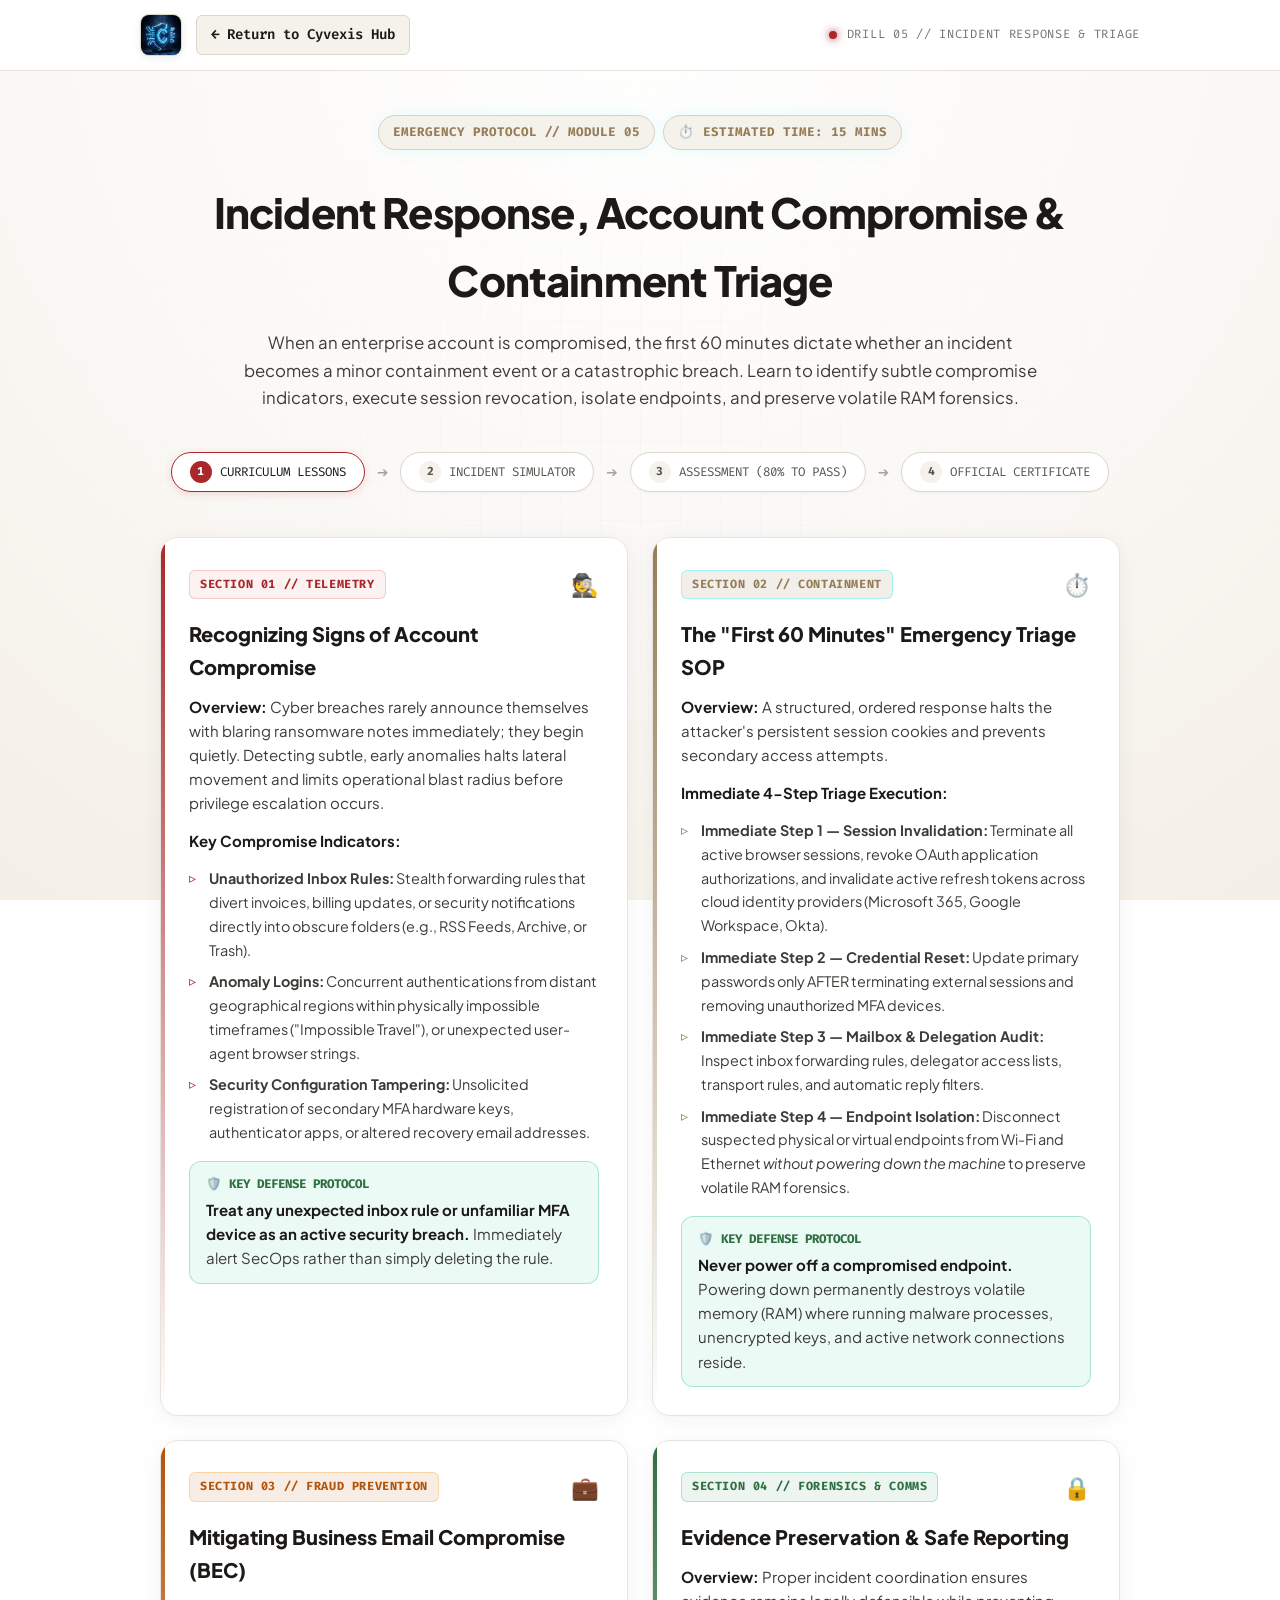
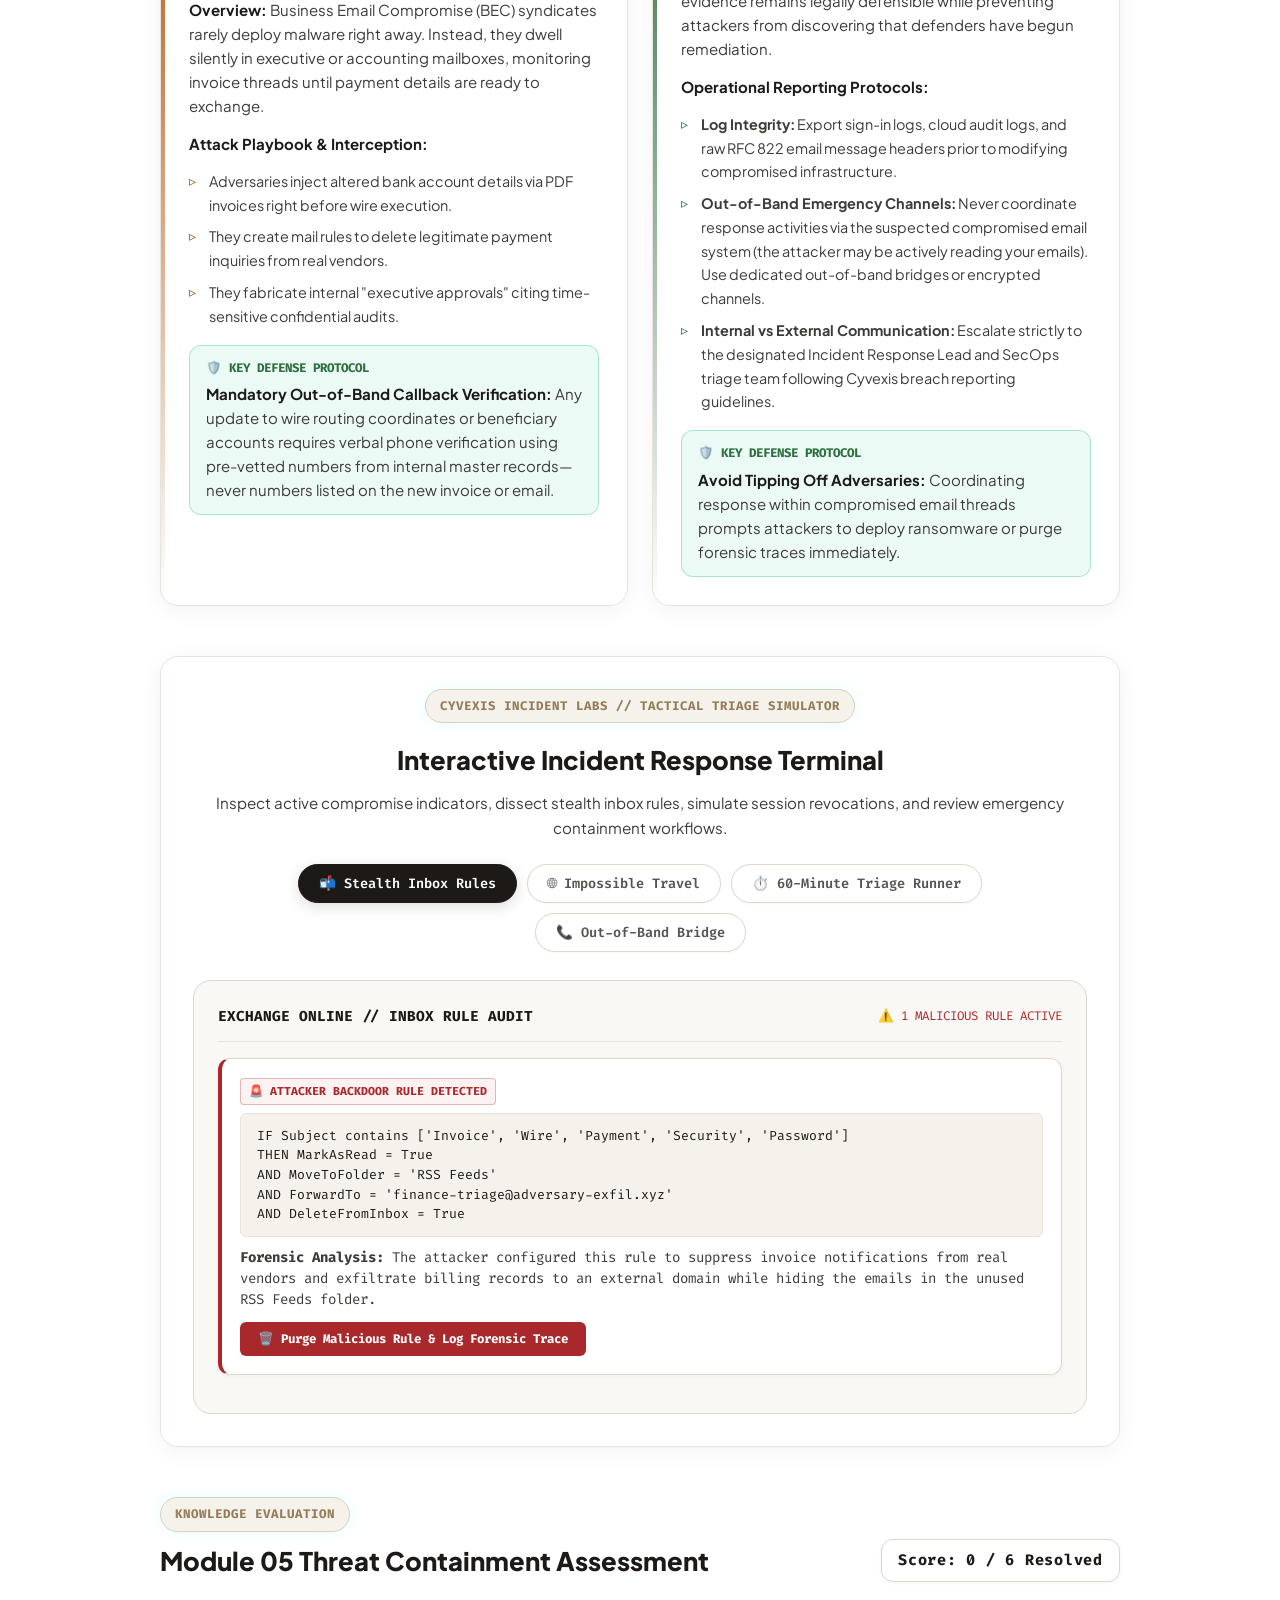
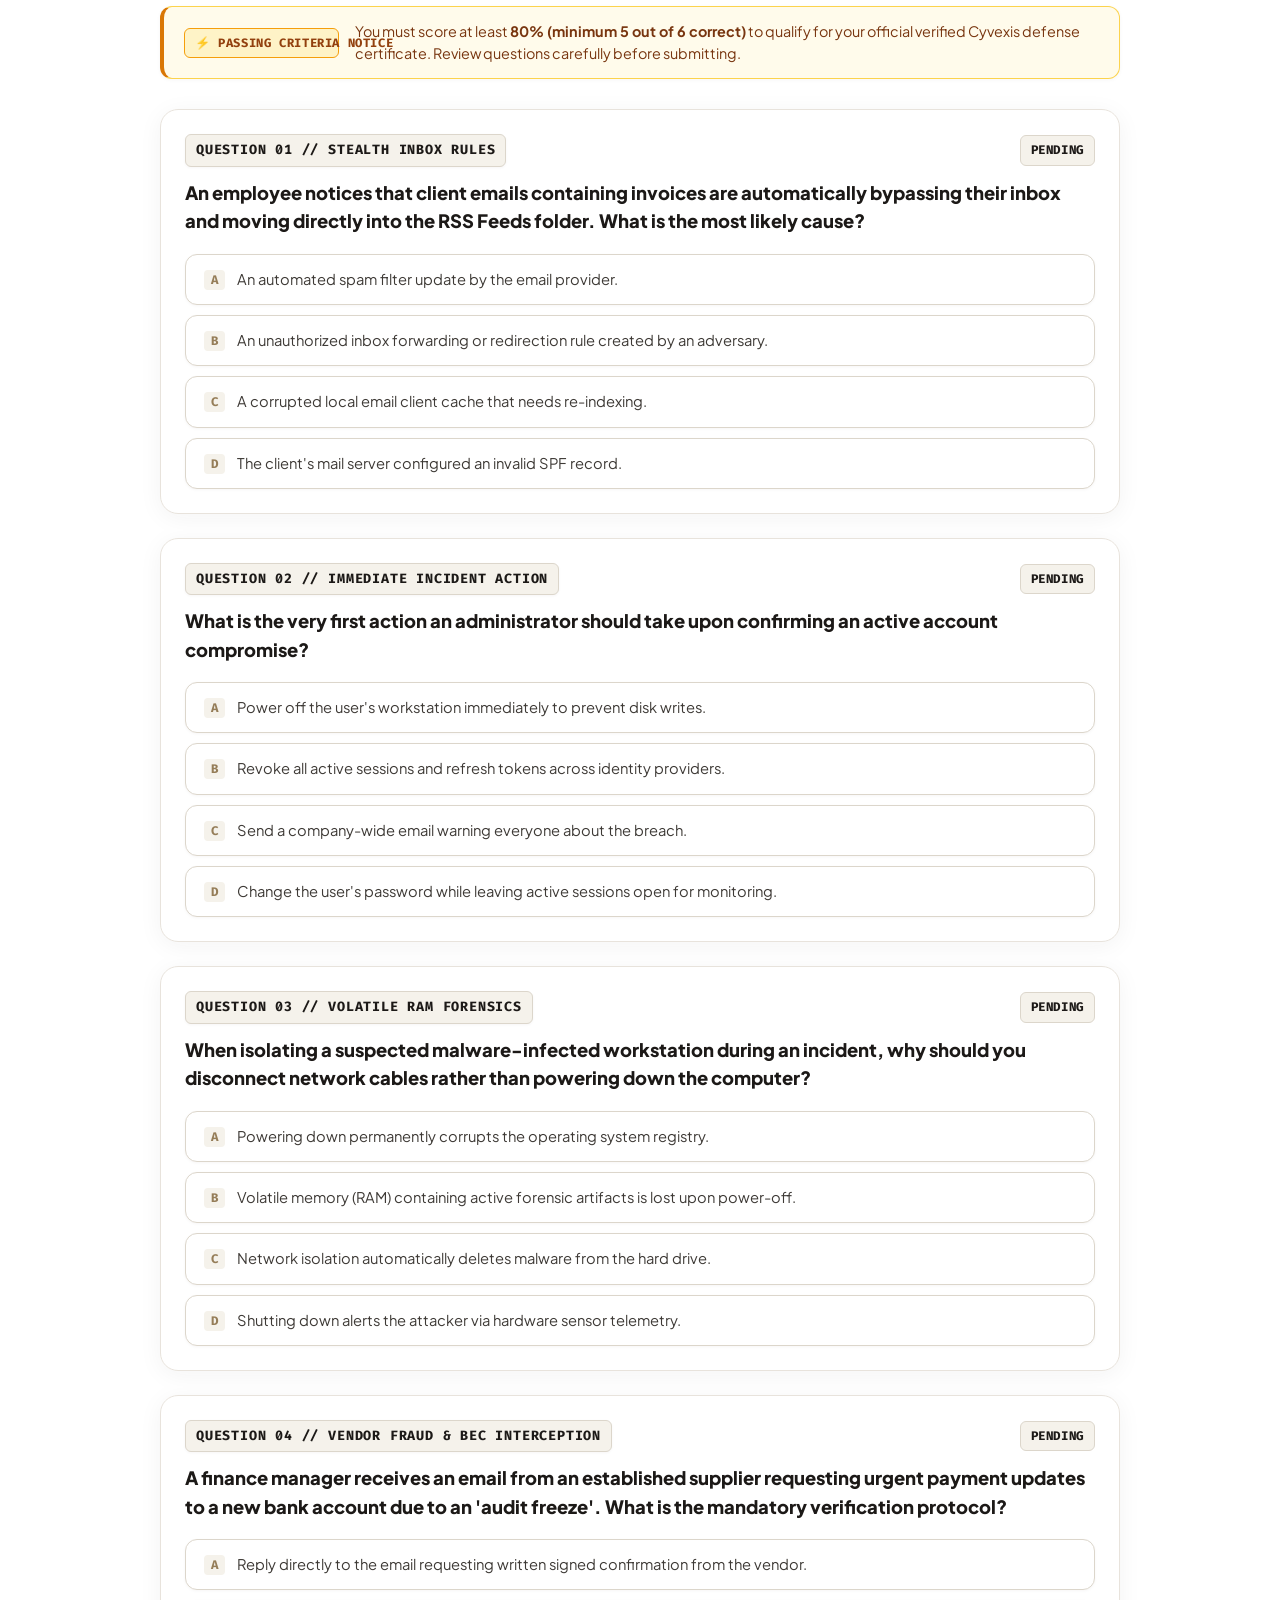
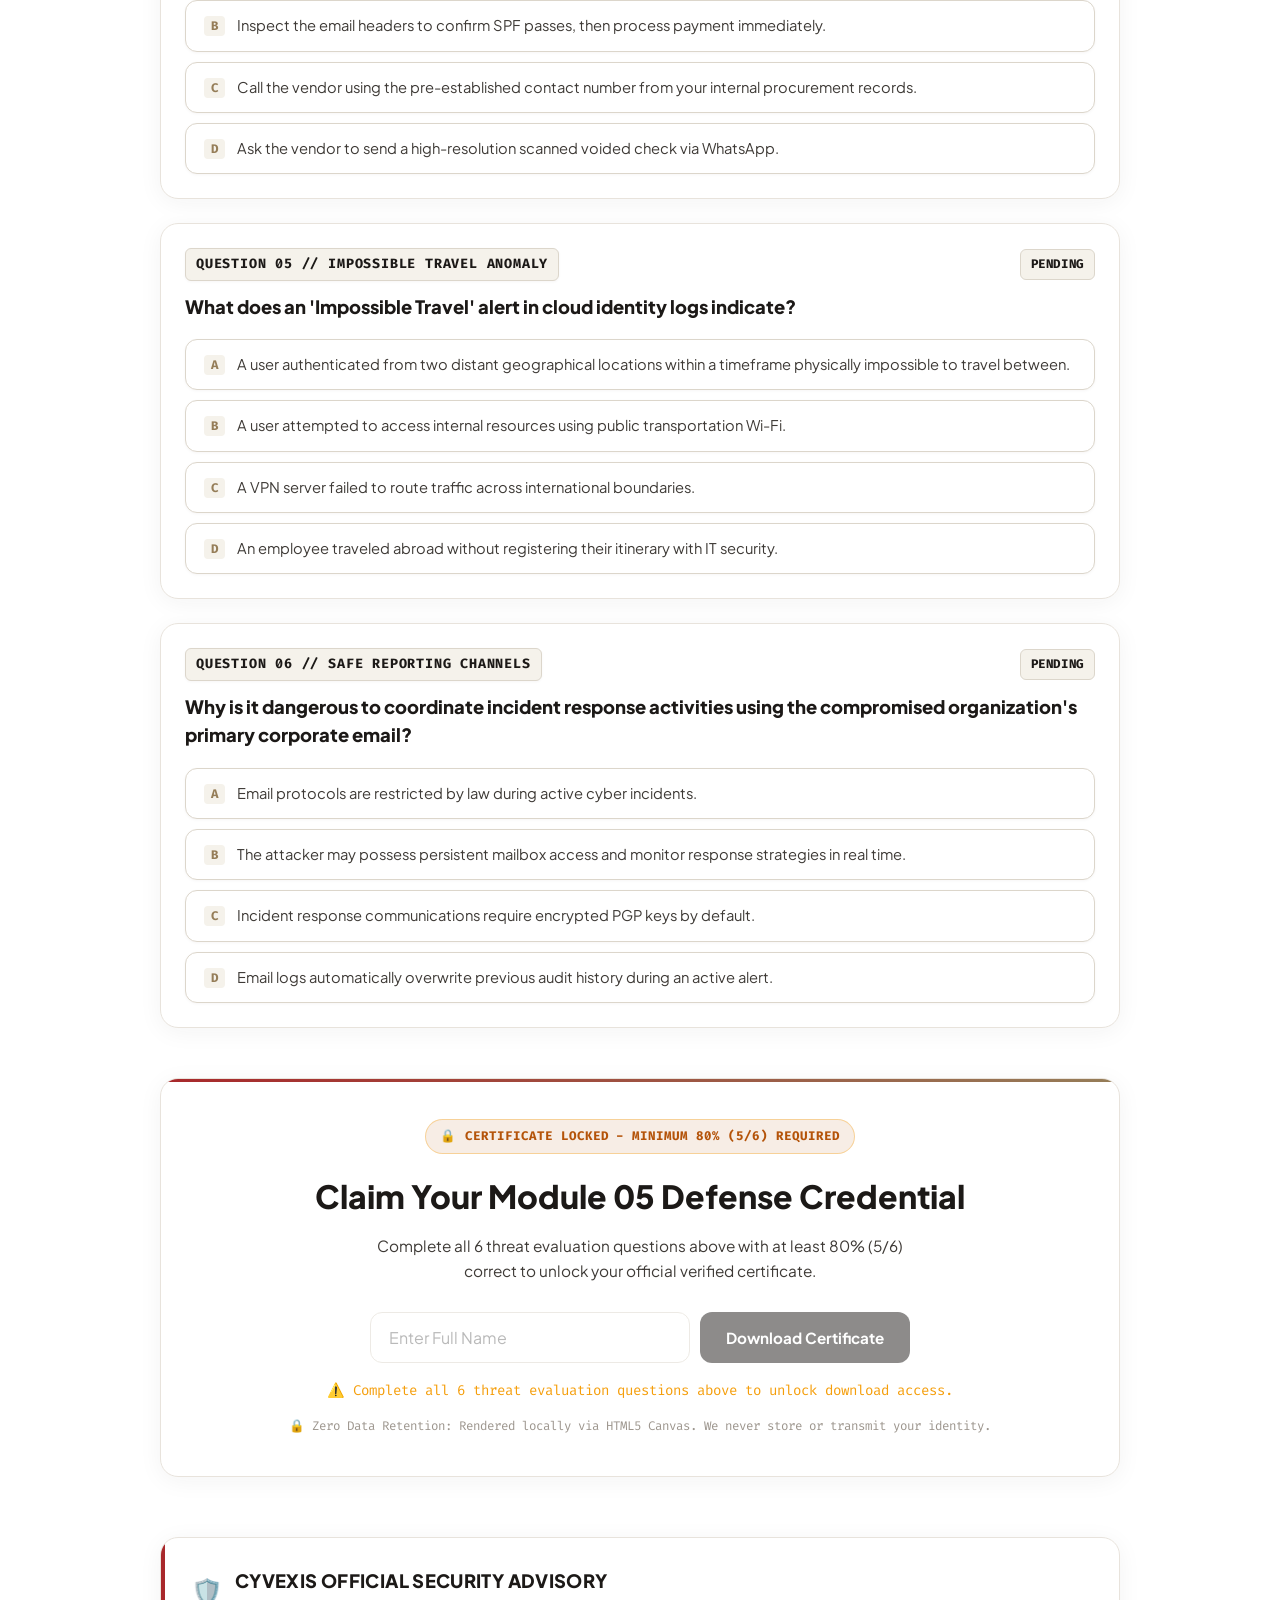
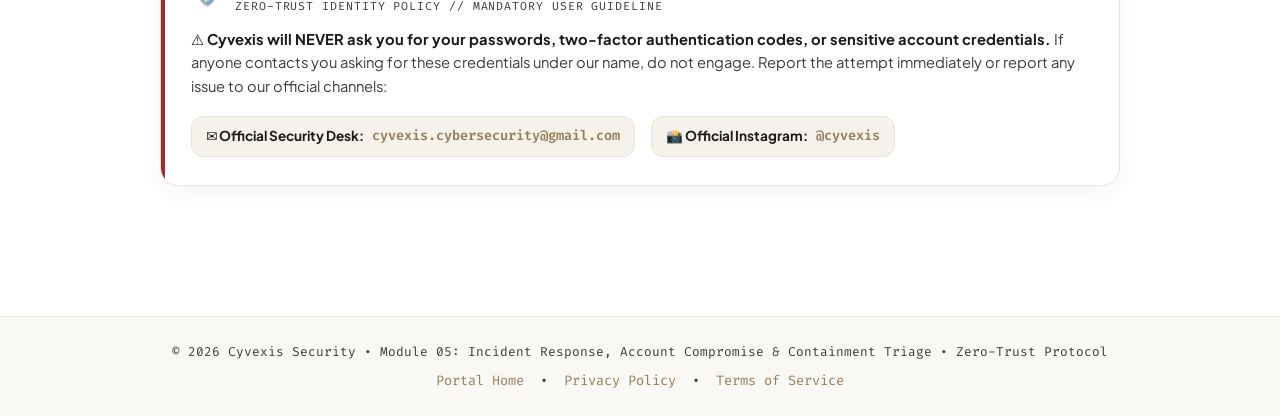
<file: module-5/index.html>
<!DOCTYPE html>
<html lang="en">
<head>
  <script>
    if (window.location.hostname.includes('netlify.app')) {
      window.location.replace('https://cyvexis.pages.dev' + window.location.pathname + window.location.search + window.location.hash);
    }
  </script>
  <meta charset="UTF-8" />
  <meta name="viewport" content="width=device-width, initial-scale=1.0" />
  <title>Cyvexis // Module 05: Incident Response, Account Compromise & Containment Triage</title>
  <link rel="preconnect" href="https://fonts.googleapis.com" />
  <link rel="preconnect" href="https://fonts.gstatic.com" crossorigin />
  <link href="https://fonts.googleapis.com/css2?family=Fira+Code:wght@400;500;600;700&family=Plus+Jakarta+Sans:wght@300;400;500;600;700;800&display=swap" rel="stylesheet" />
  <link rel="icon" type="image/svg+xml" href="../favicon.svg" />
  <link rel="stylesheet" href="styles.css" />
</head>
<body>

  <!-- Ambient Cyber Grid Background -->
  <div class="cyber-background" aria-hidden="true">
    <div class="grid-plane"></div>
  </div>

  <!-- Navigation Bar -->
  <nav class="navbar">
    <div class="nav-container">
      <div style="display: flex; align-items: center; gap: 14px;">
        <img src="cyvexis-logo.png" alt="Cyvexis 3D Logo" class="brand-logo-3d" onerror="this.src='../logo.png'" />
        <a href="../index.html" class="back-link">
          <span class="nav-arrow">←</span> Return to Cyvexis Hub
        </a>
      </div>
      <div class="nav-meta">
        <span class="pulse-dot"></span>
        <span class="nav-badge">DRILL 05 // INCIDENT RESPONSE &amp; TRIAGE</span>
      </div>
    </div>
  </nav>

  <main class="container">

    <!-- Header Section -->
    <header class="drill-header">
      <div style="display: flex; gap: 8px; justify-content: center; flex-wrap: wrap; margin-bottom: 12px;">
        <div class="tag-pill danger-tag">EMERGENCY PROTOCOL // MODULE 05</div>
        <div class="tag-pill time-badge">⏱️ ESTIMATED TIME: 15 MINS</div>
      </div>
      <h1>Incident Response, Account Compromise &amp; Containment Triage</h1>
      <p class="drill-desc">
        When an enterprise account is compromised, the first 60 minutes dictate whether an incident becomes a minor containment event or a catastrophic breach. Learn to identify subtle compromise indicators, execute session revocation, isolate endpoints, and preserve volatile RAM forensics.
      </p>
    </header>

    <!-- Training Stepper -->
    <div class="training-stepper">
      <div class="format-step-pill active">
        <span class="format-step-num">1</span>
        <span>CURRICULUM LESSONS</span>
      </div>
      <span class="format-step-arrow">➔</span>
      <div class="format-step-pill">
        <span class="format-step-num">2</span>
        <span>INCIDENT SIMULATOR</span>
      </div>
      <span class="format-step-arrow">➔</span>
      <div class="format-step-pill">
        <span class="format-step-num">3</span>
        <span>ASSESSMENT (80% TO PASS)</span>
      </div>
      <span class="format-step-arrow">➔</span>
      <div class="format-step-pill">
        <span class="format-step-num">4</span>
        <span>OFFICIAL CERTIFICATE</span>
      </div>
    </div>

    <!-- ==========================================================================
         CURRICULUM LESSON CONTENT (SECTIONS 1 TO 4)
         ========================================================================== -->
    <section class="curriculum-section" aria-label="Curriculum Lessons">
      <div class="curriculum-grid">

        <!-- SECTION 1: RECOGNIZING SIGNS OF ACCOUNT COMPROMISE -->
        <article class="lesson-card">
          <div class="lesson-header">
            <span class="lesson-badge">SECTION 01 // TELEMETRY</span>
            <span class="lesson-icon">🕵️</span>
          </div>
          <h2 class="lesson-title">Recognizing Signs of Account Compromise</h2>
          <div class="lesson-content">
            <p>
              <strong>Overview:</strong> Cyber breaches rarely announce themselves with blaring ransomware notes immediately; they begin quietly. Detecting subtle, early anomalies halts lateral movement and limits operational blast radius before privilege escalation occurs.
            </p>
            <p>
              <strong>Key Compromise Indicators:</strong>
            </p>
            <ul class="lesson-bullet-list">
              <li><strong>Unauthorized Inbox Rules:</strong> Stealth forwarding rules that divert invoices, billing updates, or security notifications directly into obscure folders (e.g., RSS Feeds, Archive, or Trash).</li>
              <li><strong>Anomaly Logins:</strong> Concurrent authentications from distant geographical regions within physically impossible timeframes ("Impossible Travel"), or unexpected user-agent browser strings.</li>
              <li><strong>Security Configuration Tampering:</strong> Unsolicited registration of secondary MFA hardware keys, authenticator apps, or altered recovery email addresses.</li>
            </ul>
            <div class="key-defense-box">
              <div class="key-defense-title">🛡️ Key Defense Protocol</div>
              <p class="key-defense-desc">
                <strong>Treat any unexpected inbox rule or unfamiliar MFA device as an active security breach.</strong> Immediately alert SecOps rather than simply deleting the rule.
              </p>
            </div>
          </div>
        </article>

        <!-- SECTION 2: THE "FIRST 60 MINUTES" EMERGENCY TRIAGE SOP -->
        <article class="lesson-card cyan-accent">
          <div class="lesson-header">
            <span class="lesson-badge">SECTION 02 // CONTAINMENT</span>
            <span class="lesson-icon">⏱️</span>
          </div>
          <h2 class="lesson-title">The "First 60 Minutes" Emergency Triage SOP</h2>
          <div class="lesson-content">
            <p>
              <strong>Overview:</strong> A structured, ordered response halts the attacker's persistent session cookies and prevents secondary access attempts.
            </p>
            <p>
              <strong>Immediate 4-Step Triage Execution:</strong>
            </p>
            <ul class="lesson-bullet-list">
              <li><strong>Immediate Step 1 — Session Invalidation:</strong> Terminate all active browser sessions, revoke OAuth application authorizations, and invalidate active refresh tokens across cloud identity providers (Microsoft 365, Google Workspace, Okta).</li>
              <li><strong>Immediate Step 2 — Credential Reset:</strong> Update primary passwords only AFTER terminating external sessions and removing unauthorized MFA devices.</li>
              <li><strong>Immediate Step 3 — Mailbox &amp; Delegation Audit:</strong> Inspect inbox forwarding rules, delegator access lists, transport rules, and automatic reply filters.</li>
              <li><strong>Immediate Step 4 — Endpoint Isolation:</strong> Disconnect suspected physical or virtual endpoints from Wi-Fi and Ethernet <em>without powering down the machine</em> to preserve volatile RAM forensics.</li>
            </ul>
            <div class="key-defense-box">
              <div class="key-defense-title">🛡️ Key Defense Protocol</div>
              <p class="key-defense-desc">
                <strong>Never power off a compromised endpoint.</strong> Powering down permanently destroys volatile memory (RAM) where running malware processes, unencrypted keys, and active network connections reside.
              </p>
            </div>
          </div>
        </article>

        <!-- SECTION 3: MITIGATING BEC & VENDOR FRAUD -->
        <article class="lesson-card amber-accent">
          <div class="lesson-header">
            <span class="lesson-badge">SECTION 03 // FRAUD PREVENTION</span>
            <span class="lesson-icon">💼</span>
          </div>
          <h2 class="lesson-title">Mitigating Business Email Compromise (BEC)</h2>
          <div class="lesson-content">
            <p>
              <strong>Overview:</strong> Business Email Compromise (BEC) syndicates rarely deploy malware right away. Instead, they dwell silently in executive or accounting mailboxes, monitoring invoice threads until payment details are ready to exchange.
            </p>
            <p>
              <strong>Attack Playbook &amp; Interception:</strong>
            </p>
            <ul class="lesson-bullet-list">
              <li>Adversaries inject altered bank account details via PDF invoices right before wire execution.</li>
              <li>They create mail rules to delete legitimate payment inquiries from real vendors.</li>
              <li>They fabricate internal "executive approvals" citing time-sensitive confidential audits.</li>
            </ul>
            <div class="key-defense-box">
              <div class="key-defense-title">🛡️ Key Defense Protocol</div>
              <p class="key-defense-desc">
                <strong>Mandatory Out-of-Band Callback Verification:</strong> Any update to wire routing coordinates or beneficiary accounts requires verbal phone verification using pre-vetted numbers from internal master records—never numbers listed on the new invoice or email.
              </p>
            </div>
          </div>
        </article>

        <!-- SECTION 4: EVIDENCE PRESERVATION & SAFE REPORTING -->
        <article class="lesson-card emerald-accent">
          <div class="lesson-header">
            <span class="lesson-badge">SECTION 04 // FORENSICS &amp; COMMS</span>
            <span class="lesson-icon">🔒</span>
          </div>
          <h2 class="lesson-title">Evidence Preservation &amp; Safe Reporting</h2>
          <div class="lesson-content">
            <p>
              <strong>Overview:</strong> Proper incident coordination ensures evidence remains legally defensible while preventing attackers from discovering that defenders have begun remediation.
            </p>
            <p>
              <strong>Operational Reporting Protocols:</strong>
            </p>
            <ul class="lesson-bullet-list">
              <li><strong>Log Integrity:</strong> Export sign-in logs, cloud audit logs, and raw RFC 822 email message headers prior to modifying compromised infrastructure.</li>
              <li><strong>Out-of-Band Emergency Channels:</strong> Never coordinate response activities via the suspected compromised email system (the attacker may be actively reading your emails). Use dedicated out-of-band bridges or encrypted channels.</li>
              <li><strong>Internal vs External Communication:</strong> Escalate strictly to the designated Incident Response Lead and SecOps triage team following Cyvexis breach reporting guidelines.</li>
            </ul>
            <div class="key-defense-box">
              <div class="key-defense-title">🛡️ Key Defense Protocol</div>
              <p class="key-defense-desc">
                <strong>Avoid Tipping Off Adversaries:</strong> Coordinating response within compromised email threads prompts attackers to deploy ransomware or purge forensic traces immediately.
              </p>
            </div>
          </div>
        </article>

      </div>
    </section>

    <!-- ==========================================================================
         INTERACTIVE TACTICAL INCIDENT RESPONSE SIMULATOR
         ========================================================================== -->
    <section class="simulator-container" id="incidentSimulator" aria-label="Interactive Incident Response Simulator">
      <div class="sim-header">
        <span class="tag-pill danger-tag">CYVEXIS INCIDENT LABS // TACTICAL TRIAGE SIMULATOR</span>
        <h2>Interactive Incident Response Terminal</h2>
        <p>Inspect active compromise indicators, dissect stealth inbox rules, simulate session revocations, and review emergency containment workflows.</p>
      </div>

      <!-- Simulator Tabs Navigation -->
      <div class="sim-tabs-nav">
        <button type="button" class="sim-tab-btn active" data-tab="rules" onclick="switchSimTab('rules')">
          <span>📬</span> Stealth Inbox Rules
        </button>
        <button type="button" class="sim-tab-btn" data-tab="telemetry" onclick="switchSimTab('telemetry')">
          <span>🌐</span> Impossible Travel
        </button>
        <button type="button" class="sim-tab-btn" data-tab="sop60" onclick="switchSimTab('sop60')">
          <span>⏱️</span> 60-Minute Triage Runner
        </button>
        <button type="button" class="sim-tab-btn" data-tab="oob" onclick="switchSimTab('oob')">
          <span>📞</span> Out-of-Band Bridge
        </button>
      </div>

      <!-- Tab 1: Stealth Inbox Rules Panel -->
      <div class="sim-tab-panel active" id="tab-rules">
        <div class="rule-auditor-window">
          <div class="rule-window-top">
            <span style="color: #1C1917; font-weight: 700; font-size: 0.9rem;">EXCHANGE ONLINE // INBOX RULE AUDIT</span>
            <span style="color: var(--danger-rose); font-size: 0.78rem;">⚠️ 1 MALICIOUS RULE ACTIVE</span>
          </div>

          <div class="rule-item-row" id="maliciousRuleRow">
            <span class="rule-tag-threat">🚨 ATTACKER BACKDOOR RULE DETECTED</span>
            <div class="rule-code-block">
              IF Subject contains ['Invoice', 'Wire', 'Payment', 'Security', 'Password']<br/>
              THEN MarkAsRead = True<br/>
              AND MoveToFolder = 'RSS Feeds'<br/>
              AND ForwardTo = 'finance-triage@adversary-exfil.xyz'<br/>
              AND DeleteFromInbox = True
            </div>
            <p style="font-size: 0.88rem; color: #3E3A36; margin-bottom: 12px; line-height: 1.5;">
              <strong>Forensic Analysis:</strong> The attacker configured this rule to suppress invoice notifications from real vendors and exfiltrate billing records to an external domain while hiding the emails in the unused RSS Feeds folder.
            </p>
            <button type="button" class="rule-btn-purge" onclick="purgeMaliciousRule()">
              🗑️ Purge Malicious Rule &amp; Log Forensic Trace
            </button>
          </div>

          <div id="rulePurgeAlert" style="display: none; background: rgba(16, 185, 129, 0.15); border: 1px solid var(--emerald-safe); color: #2E6F40; padding: 12px; border-radius: 6px; font-size: 0.85rem;"></div>
        </div>
      </div>

      <!-- Tab 2: Impossible Travel Telemetry -->
      <div class="sim-tab-panel" id="tab-telemetry">
        <div class="geo-telemetry-box">
          <h3 style="color: #1C1917; font-size: 1.15rem; font-weight: 800; margin-bottom: 14px;">Cloud Identity Sign-In Telemetry</h3>
          <p style="color: #57534E; font-size: 0.9rem; margin-bottom: 18px;">
            Identity Protection flagged two concurrent active sessions for <code>sarah.chen@cyvexis.internal</code> within an impossible physical transit window:
          </p>

          <div class="telemetry-grid">
            <div class="session-badge-card">
              <h4>SESSION 01 // LEGITIMATE WORKSTATION</h4>
              <div class="session-data-line">Location: <span>New York, NY (USA)</span></div>
              <div class="session-data-line">Timestamp: <span>14:10:22 UTC</span></div>
              <div class="session-data-line">IP Address: <span>192.0.2.14</span></div>
              <div class="session-data-line">Client: <span>Chrome 122 / macOS 14</span></div>
              <div class="session-data-line">Auth Method: <span>FIDO2 Passkey ✓</span></div>
            </div>

            <div class="session-badge-card breach">
              <h4>SESSION 02 // IMPOSSIBLE TRAVEL ANOMALY</h4>
              <div class="session-data-line">Location: <span>Lagos, Nigeria</span></div>
              <div class="session-data-line">Timestamp: <span>14:22:45 UTC (+12 mins)</span></div>
              <div class="session-data-line">IP Address: <span>198.51.100.89</span></div>
              <div class="session-data-line">Client: <span>Python-Requests / Linux</span></div>
              <div class="session-data-line">Risk Score: <span style="color: var(--danger-rose); font-weight: 700;">CRITICAL (Impossible Travel)</span></div>
            </div>
          </div>

          <button type="button" class="btn-revoke-all" onclick="triggerGlobalRevocation()">
            🚨 Invalidate All Active Sessions &amp; Revoke Refresh Tokens
          </button>
          <div id="revocationStatus" style="display: none; margin-top: 14px; background: rgba(16, 185, 129, 0.15); border: 1px solid var(--emerald-safe); color: #2E6F40; padding: 12px; border-radius: 6px; font-size: 0.85rem; text-align: center;"></div>
        </div>
      </div>

      <!-- Tab 3: The First 60 Minutes Triage Runner -->
      <div class="sim-tab-panel" id="tab-sop60">
        <div style="background: #FAF8F5; border: 1px solid #DCD6CB; border-radius: var(--radius-md); padding: 24px;">
          <h3 style="color: #1C1917; font-size: 1.25rem; font-weight: 800; margin-bottom: 12px;">First 60 Minutes Triage Checklist</h3>
          <p style="color: #57534E; font-size: 0.9rem; margin-bottom: 20px;">
            Execute these ordered response stages to contain account compromise before privilege escalation:
          </p>

          <div class="triage-steps-grid">
            <div class="triage-step-card">
              <div class="step-number-tag">STAGE 01</div>
              <div class="step-title-text">Session Invalidation</div>
              <div class="step-desc-text">Revoke all active browser sessions, OAuth permissions, and refresh tokens across cloud identity providers.</div>
            </div>
            <div class="triage-step-card">
              <div class="step-number-tag">STAGE 02</div>
              <div class="step-title-text">Credential Reset</div>
              <div class="step-desc-text">Purge unauthorized MFA devices, then reset master credentials to lock out the adversary.</div>
            </div>
            <div class="triage-step-card">
              <div class="step-number-tag">STAGE 03</div>
              <div class="step-title-text">Mailbox Audit</div>
              <div class="step-desc-text">Examine hidden inbox forwarding rules, delegator access permissions, and automated transport rules.</div>
            </div>
            <div class="triage-step-card">
              <div class="step-number-tag">STAGE 04</div>
              <div class="step-title-text">Network Isolation</div>
              <div class="step-desc-text">Unplug Ethernet &amp; disconnect Wi-Fi. Do not power down the workstation to preserve volatile RAM.</div>
            </div>
          </div>
        </div>
      </div>

      <!-- Tab 4: Out-of-Band Incident Bridge -->
      <div class="sim-tab-panel" id="tab-oob">
        <div style="background: #FAF8F5; border: 1px solid #DCD6CB; border-radius: var(--radius-md); padding: 24px;">
          <h3 style="color: #1C1917; font-size: 1.25rem; font-weight: 800; margin-bottom: 12px;">Out-of-Band (OOB) Incident Communications</h3>
          <p style="color: #57534E; font-size: 0.9rem; margin-bottom: 18px;">
            When an account or tenant is compromised, never coordinate incident response over internal email.
          </p>
          <div style="background: #FDF2F2; border: 1px solid rgba(168, 40, 43, 0.3); border-radius: 8px; padding: 16px; margin-bottom: 16px;">
            <strong style="color: var(--danger-rose); font-size: 0.85rem;">⚠️ CRITICAL OPERATIONAL WARNING:</strong>
            <p style="font-size: 0.88rem; color: #3E3A36; margin-top: 6px; line-height: 1.5;">
              If the adversary possesses global tenant observation privileges or has compromised an executive mailbox, discussing containment in that channel tips them off, allowing them to delete event logs or accelerate ransomware deployment.
            </p>
          </div>
          <div class="oob-action-btns" style="display: flex; gap: 12px; flex-wrap: wrap;">
            <button type="button" class="btn-retake" onclick="alert('✓ Secure Out-of-Band Phone Bridge Initiated. Connecting to Incident Commander.')" style="background: #2E6F40; color: #ffffff; border: none; padding: 12px 18px; border-radius: 8px; font-weight: 700; cursor: pointer;">
              📞 Connect to Secure OOB Phone Bridge
            </button>
            <button type="button" class="btn-retake" onclick="alert('✓ SecOps Incident Ticket Created via Dedicated Out-of-Band Channel.')" style="background: #1C1917; color: #ffffff; border: 1px solid #1C1917; padding: 12px 18px; border-radius: 8px; font-weight: 700; cursor: pointer;">
              🎫 Submit OOB SecOps Containment Ticket
            </button>
          </div>
        </div>
      </div>
    </section>

    <!-- ==========================================================================
         INTERACTIVE 6-QUESTION QUIZ SECTION (80% PASSING CRITERIA)
         ========================================================================== -->
    <section class="quiz-section" id="quizSection" aria-label="Tactical Assessment">
      
      <div class="quiz-header-bar">
        <div>
          <span class="tag-pill danger-tag" style="margin-bottom: 8px;">KNOWLEDGE EVALUATION</span>
          <h2>Module 05 Threat Containment Assessment</h2>
        </div>
        <div class="score-hud" id="scoreDisplay">
          Score: 0 / 6 Resolved
        </div>
      </div>

      <!-- Passing Gate Notice Banner -->
      <div class="quiz-passing-notice">
        <span class="passing-notice-badge">⚡ PASSING CRITERIA NOTICE</span>
        <div class="passing-notice-text">
          You must score at least <strong>80% (minimum 5 out of 6 correct)</strong> to qualify for your official verified Cyvexis defense certificate. Review questions carefully before submitting.
        </div>
      </div>

      <!-- QUESTION 1 -->
      <article class="quiz-card" id="qCard1">
        <div class="card-top">
          <span class="q-num">QUESTION 01 // STEALTH INBOX RULES</span>
          <span class="status-indicator" id="status1">PENDING</span>
        </div>
        <p class="q-title">
          An employee notices that client emails containing invoices are automatically bypassing their inbox and moving directly into the RSS Feeds folder. What is the most likely cause?
        </p>
        <div class="options-grid">
          <button type="button" class="opt-btn" onclick="checkAnswer(1, 0, this)">
            <span class="opt-key">A</span>
            <span class="opt-label">An automated spam filter update by the email provider.</span>
          </button>
          <button type="button" class="opt-btn" onclick="checkAnswer(1, 1, this)">
            <span class="opt-key">B</span>
            <span class="opt-label">An unauthorized inbox forwarding or redirection rule created by an adversary.</span>
          </button>
          <button type="button" class="opt-btn" onclick="checkAnswer(1, 2, this)">
            <span class="opt-key">C</span>
            <span class="opt-label">A corrupted local email client cache that needs re-indexing.</span>
          </button>
          <button type="button" class="opt-btn" onclick="checkAnswer(1, 3, this)">
            <span class="opt-key">D</span>
            <span class="opt-label">The client's mail server configured an invalid SPF record.</span>
          </button>
        </div>
        <div class="feedback-msg" id="fb1" role="alert"></div>
      </article>

      <!-- QUESTION 2 -->
      <article class="quiz-card" id="qCard2">
        <div class="card-top">
          <span class="q-num">QUESTION 02 // IMMEDIATE INCIDENT ACTION</span>
          <span class="status-indicator" id="status2">PENDING</span>
        </div>
        <p class="q-title">
          What is the very first action an administrator should take upon confirming an active account compromise?
        </p>
        <div class="options-grid">
          <button type="button" class="opt-btn" onclick="checkAnswer(2, 0, this)">
            <span class="opt-key">A</span>
            <span class="opt-label">Power off the user's workstation immediately to prevent disk writes.</span>
          </button>
          <button type="button" class="opt-btn" onclick="checkAnswer(2, 1, this)">
            <span class="opt-key">B</span>
            <span class="opt-label">Revoke all active sessions and refresh tokens across identity providers.</span>
          </button>
          <button type="button" class="opt-btn" onclick="checkAnswer(2, 2, this)">
            <span class="opt-key">C</span>
            <span class="opt-label">Send a company-wide email warning everyone about the breach.</span>
          </button>
          <button type="button" class="opt-btn" onclick="checkAnswer(2, 3, this)">
            <span class="opt-key">D</span>
            <span class="opt-label">Change the user's password while leaving active sessions open for monitoring.</span>
          </button>
        </div>
        <div class="feedback-msg" id="fb2" role="alert"></div>
      </article>

      <!-- QUESTION 3 -->
      <article class="quiz-card" id="qCard3">
        <div class="card-top">
          <span class="q-num">QUESTION 03 // VOLATILE RAM FORENSICS</span>
          <span class="status-indicator" id="status3">PENDING</span>
        </div>
        <p class="q-title">
          When isolating a suspected malware-infected workstation during an incident, why should you disconnect network cables rather than powering down the computer?
        </p>
        <div class="options-grid">
          <button type="button" class="opt-btn" onclick="checkAnswer(3, 0, this)">
            <span class="opt-key">A</span>
            <span class="opt-label">Powering down permanently corrupts the operating system registry.</span>
          </button>
          <button type="button" class="opt-btn" onclick="checkAnswer(3, 1, this)">
            <span class="opt-key">B</span>
            <span class="opt-label">Volatile memory (RAM) containing active forensic artifacts is lost upon power-off.</span>
          </button>
          <button type="button" class="opt-btn" onclick="checkAnswer(3, 2, this)">
            <span class="opt-key">C</span>
            <span class="opt-label">Network isolation automatically deletes malware from the hard drive.</span>
          </button>
          <button type="button" class="opt-btn" onclick="checkAnswer(3, 3, this)">
            <span class="opt-key">D</span>
            <span class="opt-label">Shutting down alerts the attacker via hardware sensor telemetry.</span>
          </button>
        </div>
        <div class="feedback-msg" id="fb3" role="alert"></div>
      </article>

      <!-- QUESTION 4 -->
      <article class="quiz-card" id="qCard4">
        <div class="card-top">
          <span class="q-num">QUESTION 04 // VENDOR FRAUD &amp; BEC INTERCEPTION</span>
          <span class="status-indicator" id="status4">PENDING</span>
        </div>
        <p class="q-title">
          A finance manager receives an email from an established supplier requesting urgent payment updates to a new bank account due to an 'audit freeze'. What is the mandatory verification protocol?
        </p>
        <div class="options-grid">
          <button type="button" class="opt-btn" onclick="checkAnswer(4, 0, this)">
            <span class="opt-key">A</span>
            <span class="opt-label">Reply directly to the email requesting written signed confirmation from the vendor.</span>
          </button>
          <button type="button" class="opt-btn" onclick="checkAnswer(4, 1, this)">
            <span class="opt-key">B</span>
            <span class="opt-label">Inspect the email headers to confirm SPF passes, then process payment immediately.</span>
          </button>
          <button type="button" class="opt-btn" onclick="checkAnswer(4, 2, this)">
            <span class="opt-key">C</span>
            <span class="opt-label">Call the vendor using the pre-established contact number from your internal procurement records.</span>
          </button>
          <button type="button" class="opt-btn" onclick="checkAnswer(4, 3, this)">
            <span class="opt-key">D</span>
            <span class="opt-label">Ask the vendor to send a high-resolution scanned voided check via WhatsApp.</span>
          </button>
        </div>
        <div class="feedback-msg" id="fb4" role="alert"></div>
      </article>

      <!-- QUESTION 5 -->
      <article class="quiz-card" id="qCard5">
        <div class="card-top">
          <span class="q-num">QUESTION 05 // IMPOSSIBLE TRAVEL ANOMALY</span>
          <span class="status-indicator" id="status5">PENDING</span>
        </div>
        <p class="q-title">
          What does an 'Impossible Travel' alert in cloud identity logs indicate?
        </p>
        <div class="options-grid">
          <button type="button" class="opt-btn" onclick="checkAnswer(5, 0, this)">
            <span class="opt-key">A</span>
            <span class="opt-label">A user authenticated from two distant geographical locations within a timeframe physically impossible to travel between.</span>
          </button>
          <button type="button" class="opt-btn" onclick="checkAnswer(5, 1, this)">
            <span class="opt-key">B</span>
            <span class="opt-label">A user attempted to access internal resources using public transportation Wi-Fi.</span>
          </button>
          <button type="button" class="opt-btn" onclick="checkAnswer(5, 2, this)">
            <span class="opt-key">C</span>
            <span class="opt-label">A VPN server failed to route traffic across international boundaries.</span>
          </button>
          <button type="button" class="opt-btn" onclick="checkAnswer(5, 3, this)">
            <span class="opt-key">D</span>
            <span class="opt-label">An employee traveled abroad without registering their itinerary with IT security.</span>
          </button>
        </div>
        <div class="feedback-msg" id="fb5" role="alert"></div>
      </article>

      <!-- QUESTION 6 -->
      <article class="quiz-card" id="qCard6">
        <div class="card-top">
          <span class="q-num">QUESTION 06 // SAFE REPORTING CHANNELS</span>
          <span class="status-indicator" id="status6">PENDING</span>
        </div>
        <p class="q-title">
          Why is it dangerous to coordinate incident response activities using the compromised organization's primary corporate email?
        </p>
        <div class="options-grid">
          <button type="button" class="opt-btn" onclick="checkAnswer(6, 0, this)">
            <span class="opt-key">A</span>
            <span class="opt-label">Email protocols are restricted by law during active cyber incidents.</span>
          </button>
          <button type="button" class="opt-btn" onclick="checkAnswer(6, 1, this)">
            <span class="opt-key">B</span>
            <span class="opt-label">The attacker may possess persistent mailbox access and monitor response strategies in real time.</span>
          </button>
          <button type="button" class="opt-btn" onclick="checkAnswer(6, 2, this)">
            <span class="opt-key">C</span>
            <span class="opt-label">Incident response communications require encrypted PGP keys by default.</span>
          </button>
          <button type="button" class="opt-btn" onclick="checkAnswer(6, 3, this)">
            <span class="opt-key">D</span>
            <span class="opt-label">Email logs automatically overwrite previous audit history during an active alert.</span>
          </button>
        </div>
        <div class="feedback-msg" id="fb6" role="alert"></div>
      </article>

      <!-- Triage Results Card (Dynamic) -->
      <div id="triageResultsCard" class="triage-result-card" style="display: none;"></div>
    </section>

    <!-- ==========================================================================
         CERTIFICATE GENERATION SECTION (CONNECTED TO CERTIFICATE-TEMPLATE.PNG)
         ========================================================================== -->
    <section class="cert-container" id="certificateSection" aria-label="Certificate Credential Generator">
      <div class="cert-card" id="certCard">
        <div class="cert-badge" id="certBadge">🔒 CERTIFICATE LOCKED - MINIMUM 80% (5/6) REQUIRED</div>
        <h2 id="certTitle">Claim Your Module 05 Defense Credential</h2>
        <p id="certDesc">
          Complete all 6 threat evaluation questions above with at least 80% (5/6) correct to unlock your official verified certificate.
        </p>

        <div class="cert-input-group">
          <input type="text" id="studentName" placeholder="Enter Full Name" autocomplete="off" aria-label="Student Full Name" disabled />
          <button type="button" id="generateBtn" onclick="generateCertificate()" disabled style="opacity: 0.5; cursor: not-allowed;">
            Download Certificate
          </button>
        </div>
        <div id="certLockNotice" class="cert-lock-helper-msg" style="display: block; margin-top: 12px; color: #f59e0b; font-size: 0.88rem; font-family: var(--font-mono, monospace);">
          ⚠️ Complete all 6 threat evaluation questions above to unlock download access.
        </div>

        <span class="cert-privacy-note">
          🔒 Zero Data Retention: Rendered locally via HTML5 Canvas. We never store or transmit your identity.
        </span>
      </div>

      <!-- Hidden 2048x1142 canvas for high-resolution certificate rendering -->
      <canvas id="certCanvas" width="2048" height="1142" style="display:none;"></canvas>
    </section>

    <!-- Mandatory Cyvexis Threat & Safety Notice -->
    <section class="cyvexis-safety-notice" aria-label="Official Security Advisory">
      <div class="cyvexis-safety-card">
        <div class="cyvexis-safety-header">
          <span class="cyvexis-safety-icon">🛡️</span>
          <div>
            <h3>CYVEXIS OFFICIAL SECURITY ADVISORY</h3>
            <p class="cyvexis-safety-tagline">ZERO-TRUST IDENTITY POLICY // MANDATORY USER GUIDELINE</p>
          </div>
        </div>
        <p class="cyvexis-safety-statement">
          <strong>⚠️ Cyvexis will NEVER ask you for your passwords, two-factor authentication codes, or sensitive account credentials.</strong>
          If anyone contacts you asking for these credentials under our name, do not engage. Report the attempt immediately or report any issue to our official channels:
        </p>
        <div class="cyvexis-contacts-grid">
          <div class="cyvexis-contact-badge">
            <span class="contact-label">✉️ <strong>Official Security Desk:</strong></span>
            <a href="mailto:cyvexis.cybersecurity@gmail.com" class="contact-email">cyvexis.cybersecurity@gmail.com</a>
          </div>
          <div class="cyvexis-contact-badge">
            <span class="contact-label">📸 <strong>Official Instagram:</strong></span>
            <a href="https://instagram.com/cyvexis" target="_blank" rel="noopener noreferrer" class="contact-email">@cyvexis</a>
          </div>
        </div>
      </div>
    </section>

  </main>

  <footer class="footer">
    <div class="footer-container" style="text-align: center;">
      <p style="margin-bottom: 8px;">&copy; 2026 Cyvexis Security &bull; Module 05: Incident Response, Account Compromise &amp; Containment Triage &bull; Zero-Trust Protocol</p>
      <p style="font-size: 0.85rem;">
        <a href="../index.html" style="color: var(--cyan-neon); text-decoration: none; margin: 0 8px;">Portal Home</a> &bull;
        <a href="../privacy.html" style="color: var(--cyan-neon); text-decoration: none; margin: 0 8px;">Privacy Policy</a> &bull;
        <a href="../terms.html" style="color: var(--cyan-neon); text-decoration: none; margin: 0 8px;">Terms of Service</a>
      </p>
    </div>
  </footer>

  <script src="app.js"></script>
</body>
</html>
</file>
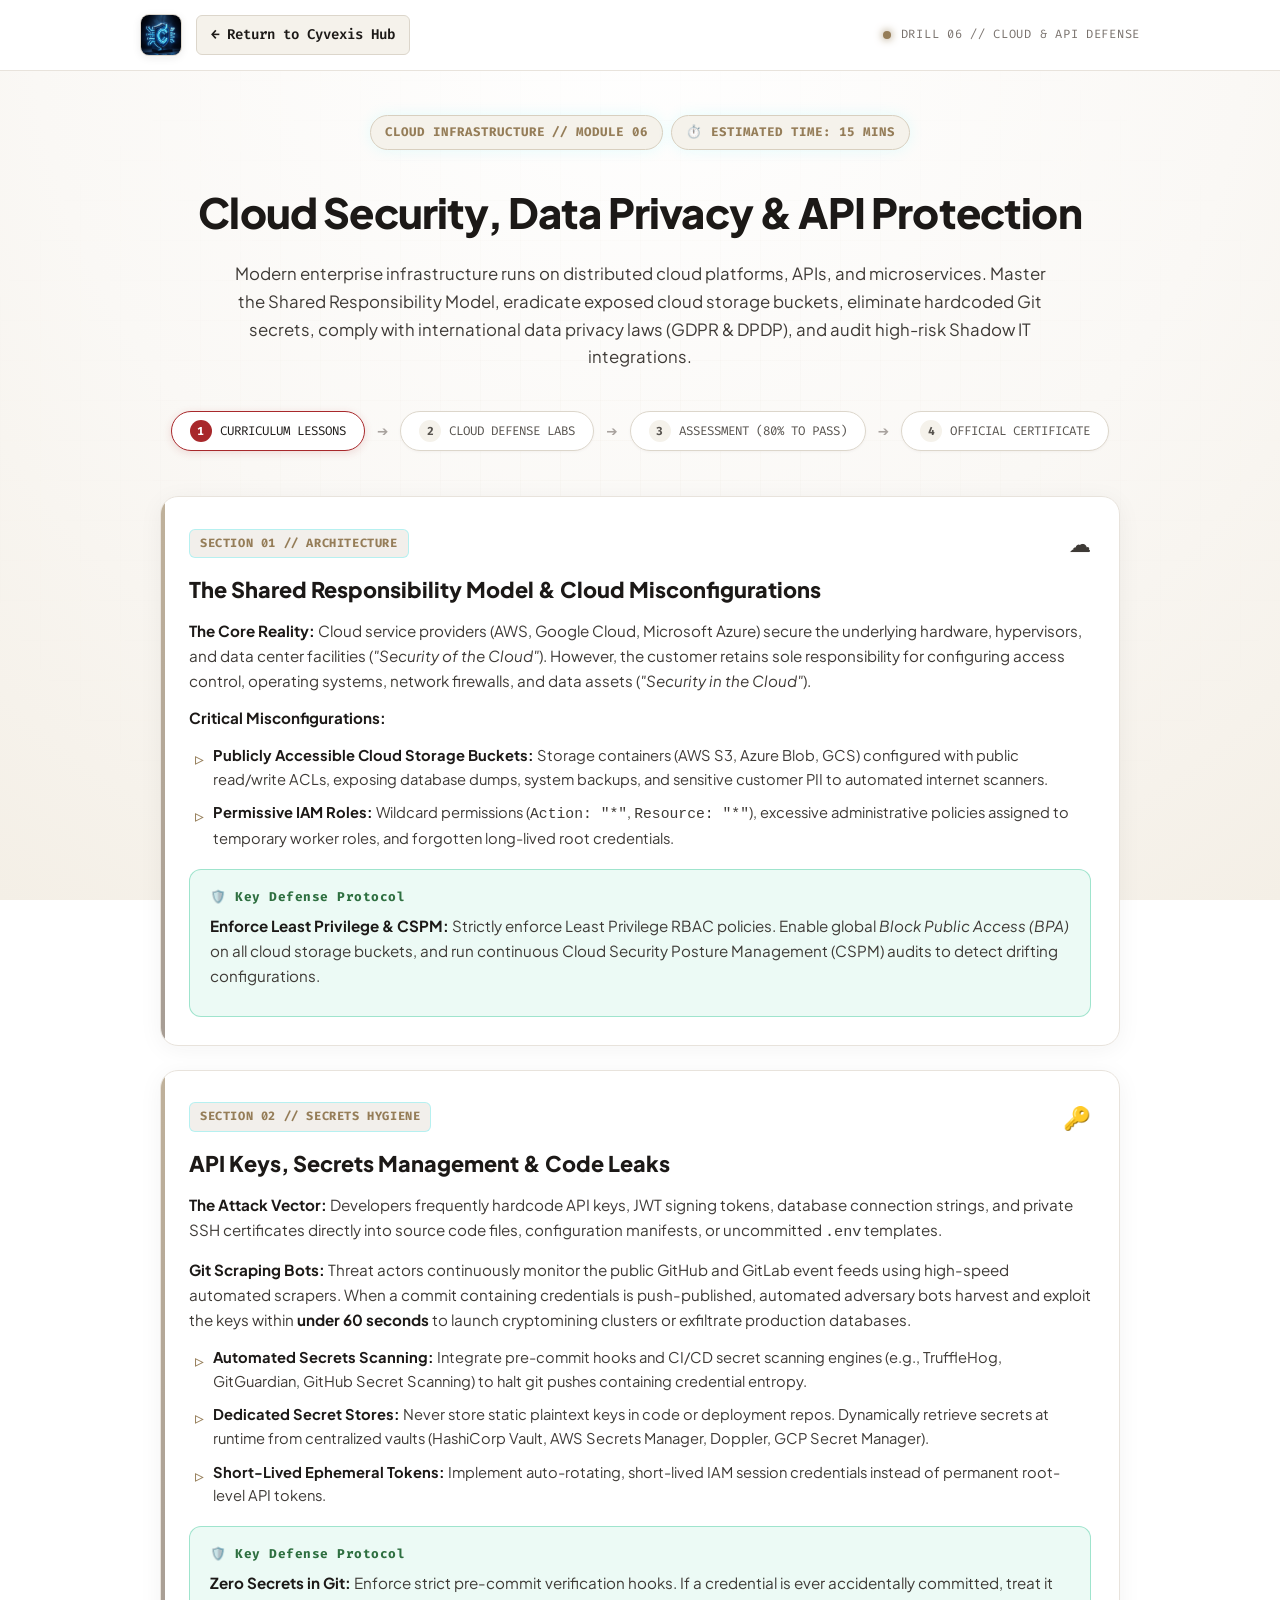
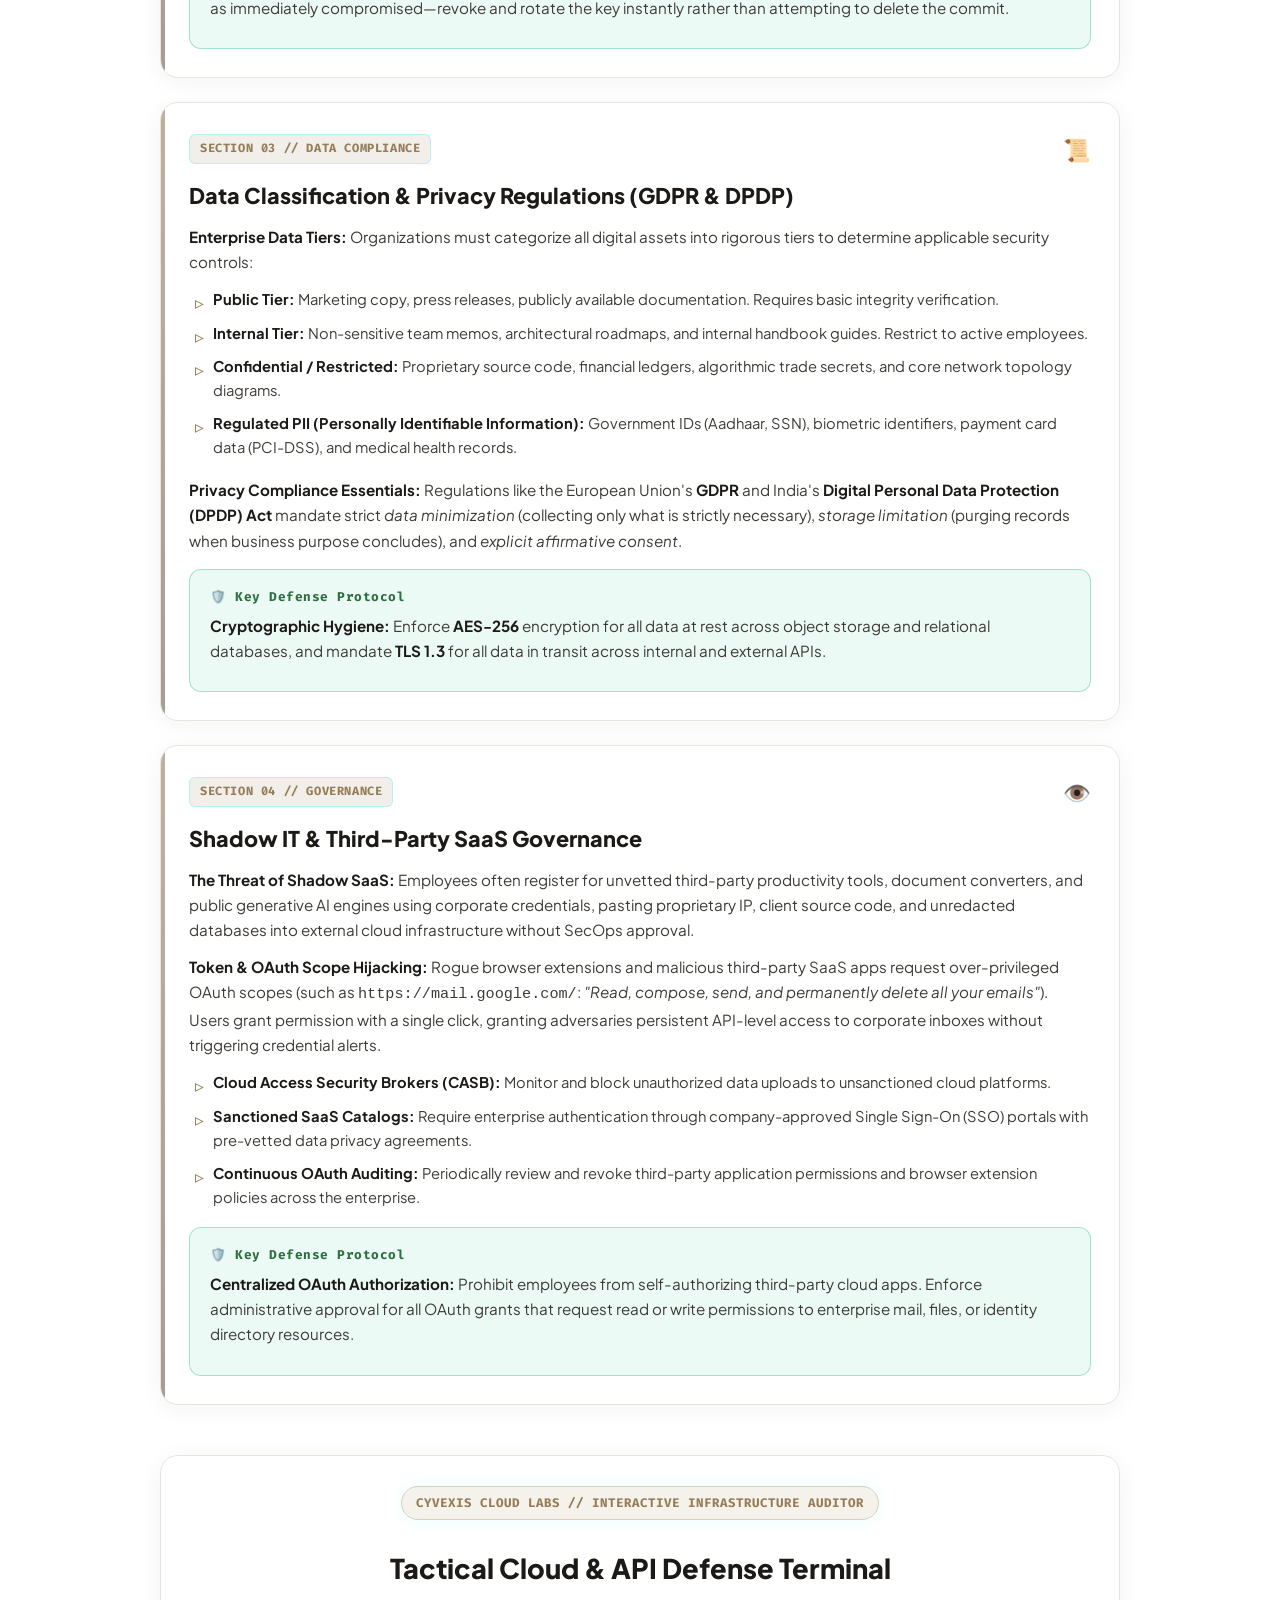
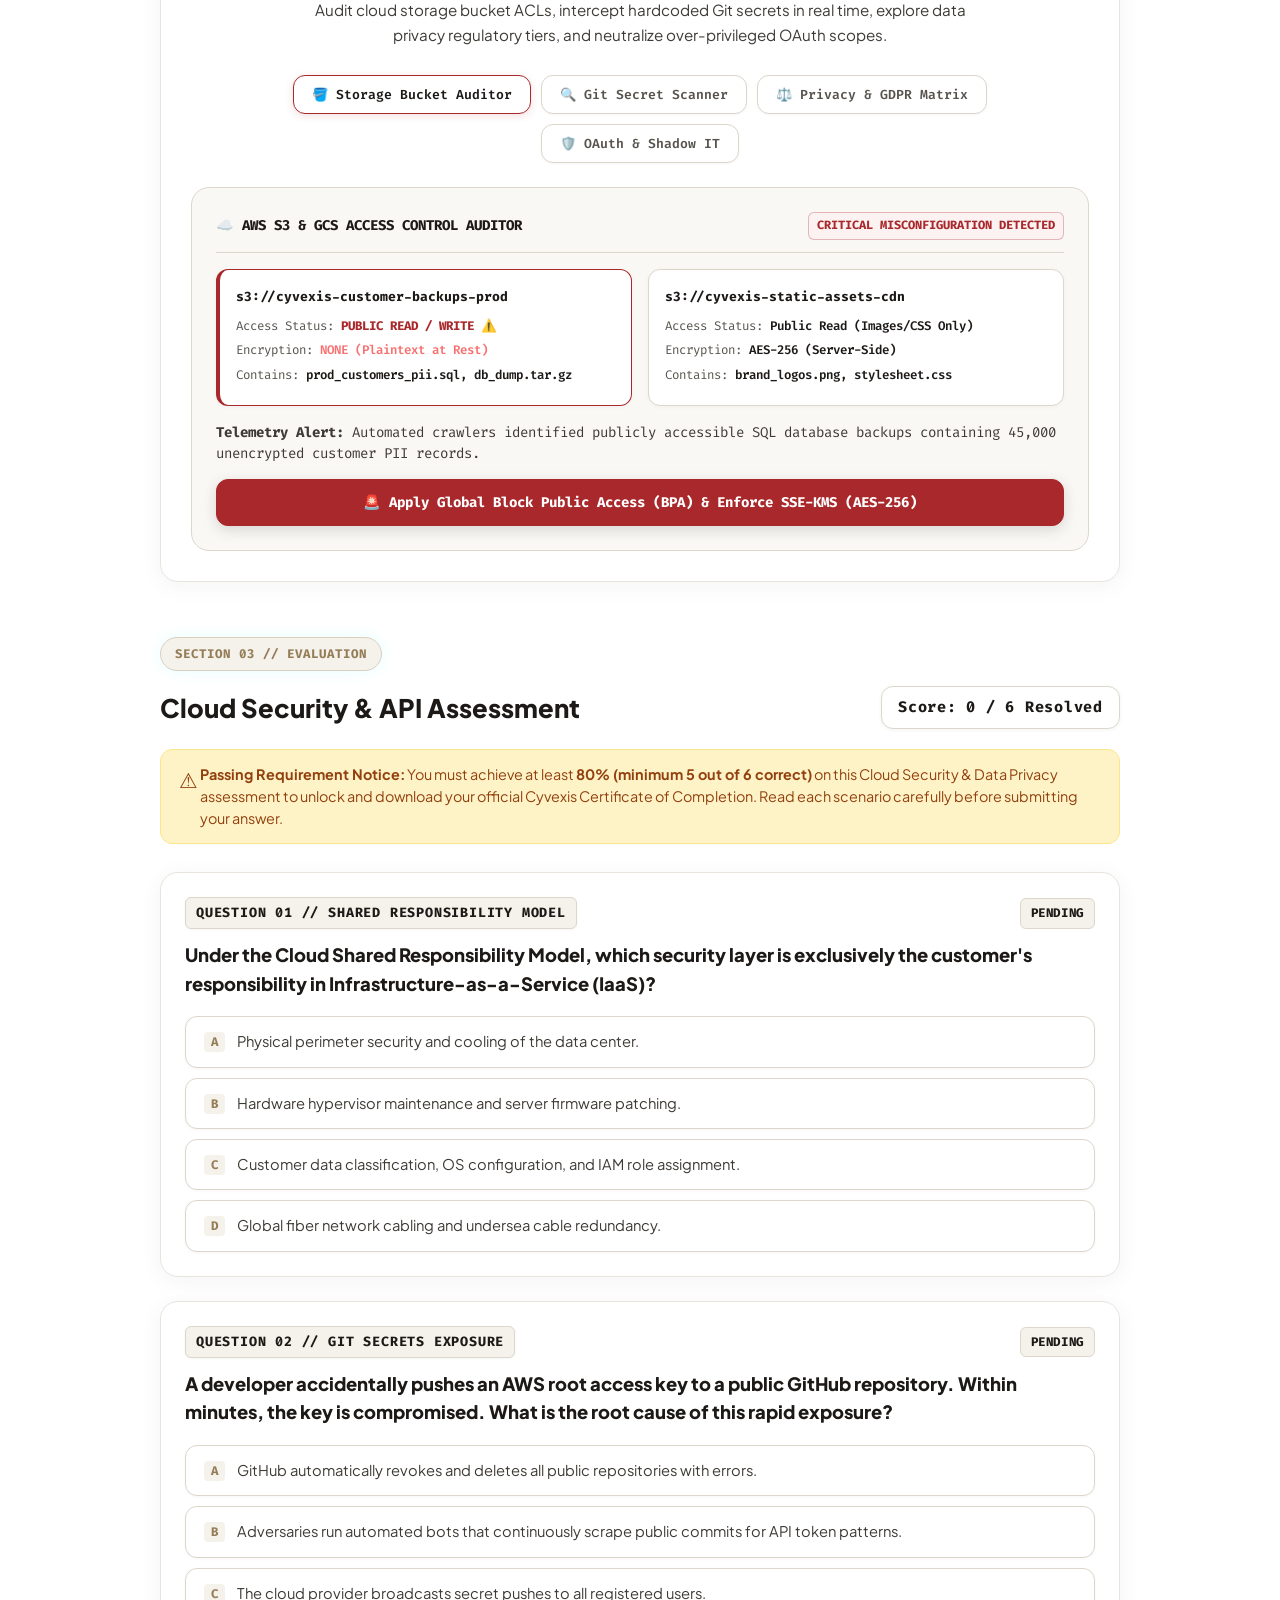
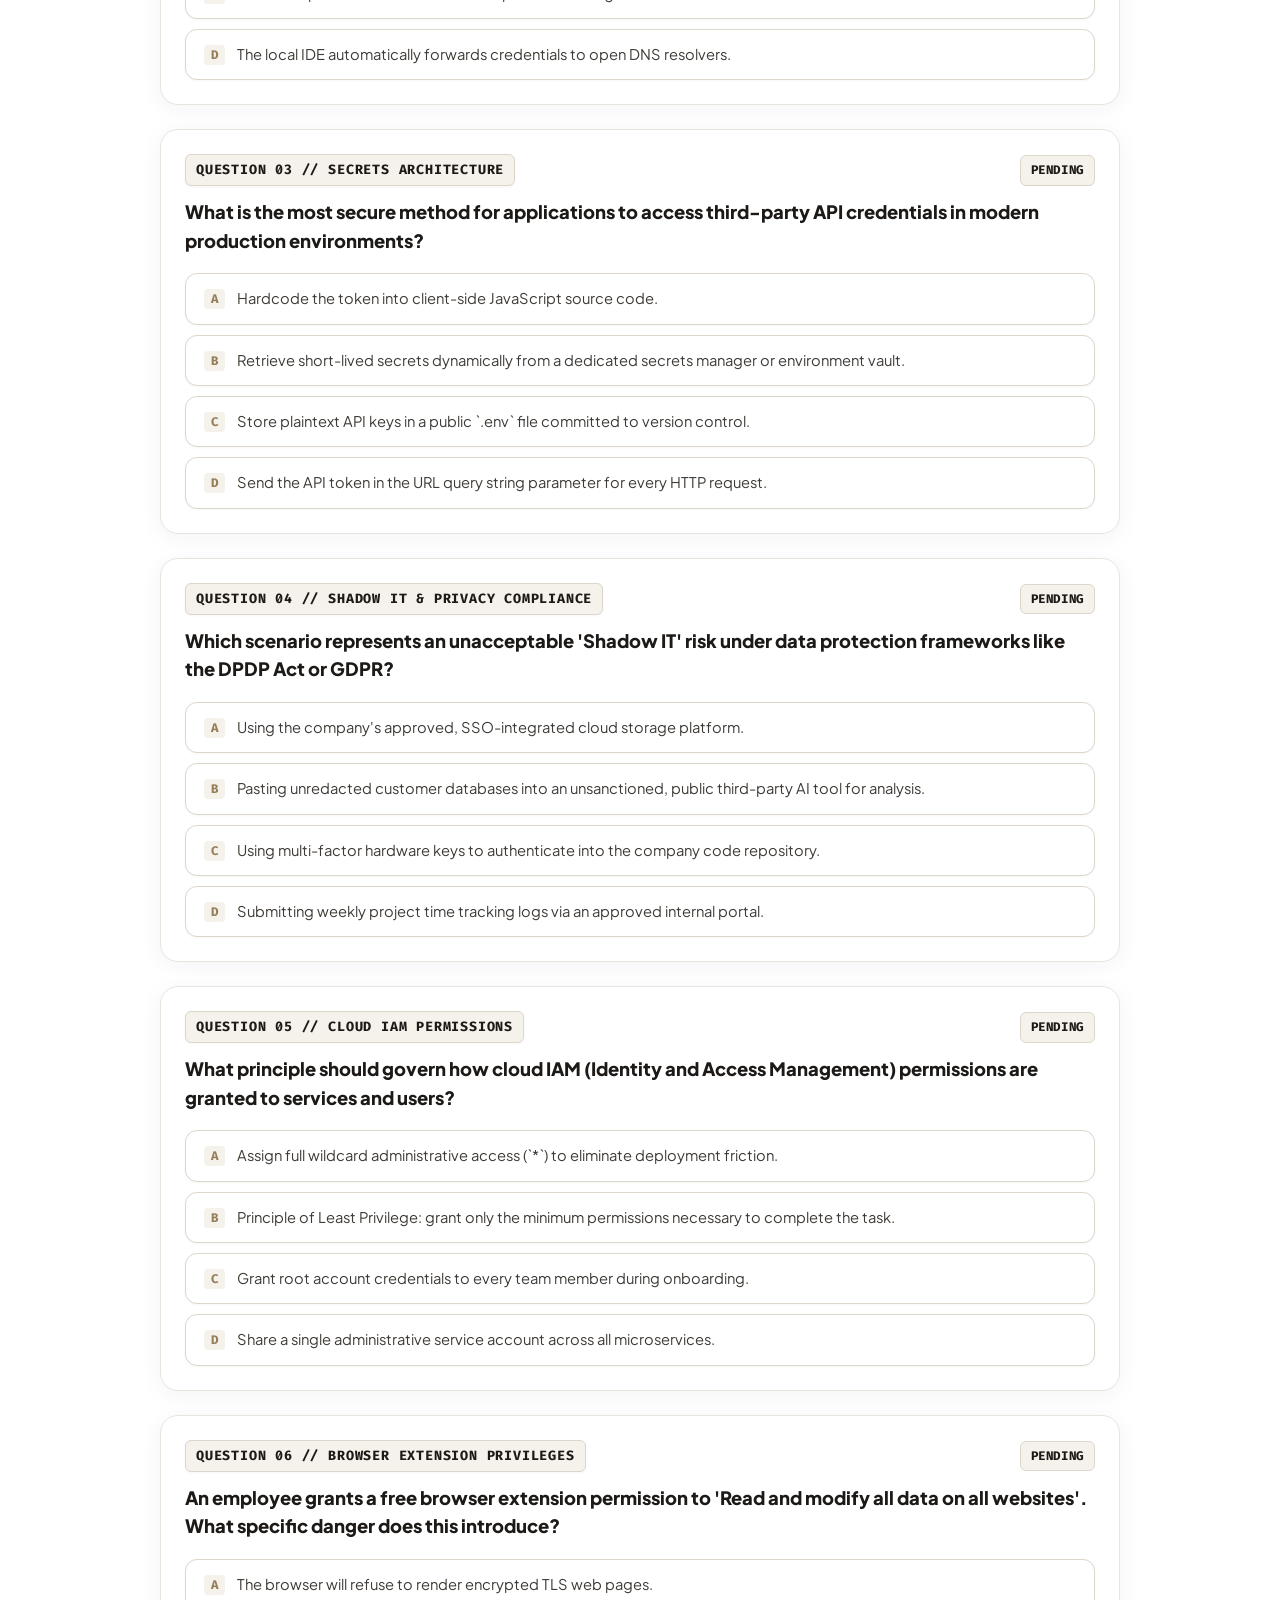
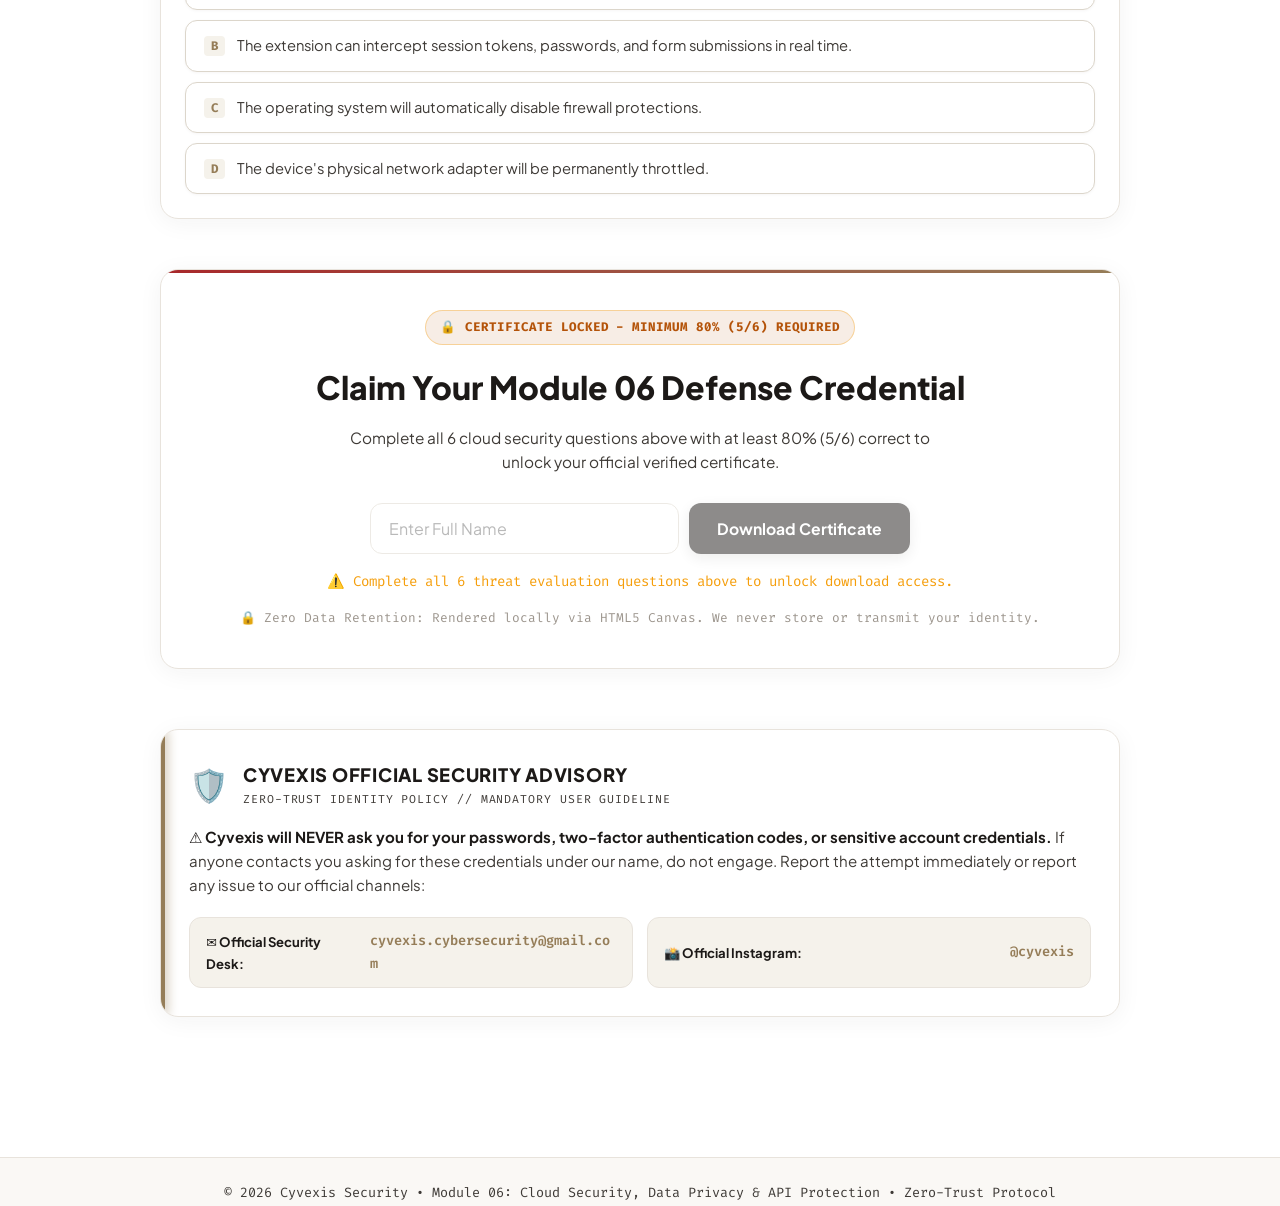
<file: module-6/index.html>
<!DOCTYPE html>
<html lang="en">
<head>
  <script>
    if (window.location.hostname.includes('netlify.app')) {
      window.location.replace('https://cyvexis.pages.dev' + window.location.pathname + window.location.search + window.location.hash);
    }
  </script>
  <meta charset="UTF-8" />
  <meta name="viewport" content="width=device-width, initial-scale=1.0" />
  <title>Cyvexis // Module 06: Cloud Security, Data Privacy &amp; API Protection</title>
  <link rel="preconnect" href="https://fonts.googleapis.com" />
  <link rel="preconnect" href="https://fonts.gstatic.com" crossorigin />
  <link href="https://fonts.googleapis.com/css2?family=Fira+Code:wght@400;500;600;700&family=Plus+Jakarta+Sans:wght@300;400;500;600;700;800&display=swap" rel="stylesheet" />
  <link rel="icon" type="image/svg+xml" href="../favicon.svg" />
  <link rel="stylesheet" href="styles.css" />
</head>
<body>

  <!-- Ambient Cyber Grid Background -->
  <div class="cyber-background" aria-hidden="true">
    <div class="grid-plane"></div>
  </div>

  <!-- Navigation Bar -->
  <nav class="navbar">
    <div class="nav-container">
      <div style="display: flex; align-items: center; gap: 14px;">
        <img src="cyvexis-logo.png" alt="Cyvexis 3D Logo" class="brand-logo-3d" onerror="this.src='../logo.png'" />
        <a href="../index.html" class="back-link">
          <span class="nav-arrow">←</span> Return to Cyvexis Hub
        </a>
      </div>
      <div class="nav-meta">
        <span class="pulse-dot"></span>
        <span class="nav-badge">DRILL 06 // CLOUD &amp; API DEFENSE</span>
      </div>
    </div>
  </nav>

  <main class="container">

    <!-- Header Section -->
    <header class="drill-header">
      <div style="display: flex; gap: 8px; justify-content: center; flex-wrap: wrap; margin-bottom: 12px;">
        <div class="tag-pill purple-tag">CLOUD INFRASTRUCTURE // MODULE 06</div>
        <div class="tag-pill time-badge">⏱️ ESTIMATED TIME: 15 MINS</div>
      </div>
      <h1>Cloud Security, Data Privacy &amp; API Protection</h1>
      <p class="drill-desc">
        Modern enterprise infrastructure runs on distributed cloud platforms, APIs, and microservices. Master the Shared Responsibility Model, eradicate exposed cloud storage buckets, eliminate hardcoded Git secrets, comply with international data privacy laws (GDPR &amp; DPDP), and audit high-risk Shadow IT integrations.
      </p>
    </header>

    <!-- Training Stepper -->
    <div class="training-stepper">
      <div class="format-step-pill active">
        <span class="format-step-num">1</span>
        <span>CURRICULUM LESSONS</span>
      </div>
      <span class="format-step-arrow">➔</span>
      <div class="format-step-pill">
        <span class="format-step-num">2</span>
        <span>CLOUD DEFENSE LABS</span>
      </div>
      <span class="format-step-arrow">➔</span>
      <div class="format-step-pill">
        <span class="format-step-num">3</span>
        <span>ASSESSMENT (80% TO PASS)</span>
      </div>
      <span class="format-step-arrow">➔</span>
      <div class="format-step-pill">
        <span class="format-step-num">4</span>
        <span>OFFICIAL CERTIFICATE</span>
      </div>
    </div>

    <!-- ==========================================================================
         CURRICULUM LESSON CONTENT (SECTIONS 1 TO 4)
         ========================================================================== -->
    <section class="curriculum-section" aria-label="Curriculum Lessons">
      <div class="curriculum-grid">

        <!-- SECTION 1: THE SHARED RESPONSIBILITY MODEL & CLOUD MISCONFIGURATIONS -->
        <article class="lesson-card">
          <div class="lesson-header">
            <span class="lesson-badge">SECTION 01 // ARCHITECTURE</span>
            <span class="lesson-icon">☁️</span>
          </div>
          <h2 class="lesson-title">The Shared Responsibility Model &amp; Cloud Misconfigurations</h2>
          <div class="lesson-content">
            <p>
              <strong>The Core Reality:</strong> Cloud service providers (AWS, Google Cloud, Microsoft Azure) secure the underlying hardware, hypervisors, and data center facilities (<em>"Security of the Cloud"</em>). However, the customer retains sole responsibility for configuring access control, operating systems, network firewalls, and data assets (<em>"Security in the Cloud"</em>).
            </p>
            <p>
              <strong>Critical Misconfigurations:</strong>
            </p>
            <ul class="lesson-bullet-list">
              <li><strong>Publicly Accessible Cloud Storage Buckets:</strong> Storage containers (AWS S3, Azure Blob, GCS) configured with public read/write ACLs, exposing database dumps, system backups, and sensitive customer PII to automated internet scanners.</li>
              <li><strong>Permissive IAM Roles:</strong> Wildcard permissions (<code>Action: "*"</code>, <code>Resource: "*"</code>), excessive administrative policies assigned to temporary worker roles, and forgotten long-lived root credentials.</li>
            </ul>
            <div class="key-defense-box">
              <div class="key-defense-title">🛡️ Key Defense Protocol</div>
              <p class="key-defense-desc">
                <strong>Enforce Least Privilege &amp; CSPM:</strong> Strictly enforce Least Privilege RBAC policies. Enable global <em>Block Public Access (BPA)</em> on all cloud storage buckets, and run continuous Cloud Security Posture Management (CSPM) audits to detect drifting configurations.
              </p>
            </div>
          </div>
        </article>

        <!-- SECTION 2: API KEYS, SECRETS MANAGEMENT & CODE LEAKS -->
        <article class="lesson-card">
          <div class="lesson-header">
            <span class="lesson-badge">SECTION 02 // SECRETS HYGIENE</span>
            <span class="lesson-icon">🔑</span>
          </div>
          <h2 class="lesson-title">API Keys, Secrets Management &amp; Code Leaks</h2>
          <div class="lesson-content">
            <p>
              <strong>The Attack Vector:</strong> Developers frequently hardcode API keys, JWT signing tokens, database connection strings, and private SSH certificates directly into source code files, configuration manifests, or uncommitted <code>.env</code> templates.
            </p>
            <p>
              <strong>Git Scraping Bots:</strong> Threat actors continuously monitor the public GitHub and GitLab event feeds using high-speed automated scrapers. When a commit containing credentials is push-published, automated adversary bots harvest and exploit the keys within <strong>under 60 seconds</strong> to launch cryptomining clusters or exfiltrate production databases.
            </p>
            <ul class="lesson-bullet-list">
              <li><strong>Automated Secrets Scanning:</strong> Integrate pre-commit hooks and CI/CD secret scanning engines (e.g., TruffleHog, GitGuardian, GitHub Secret Scanning) to halt git pushes containing credential entropy.</li>
              <li><strong>Dedicated Secret Stores:</strong> Never store static plaintext keys in code or deployment repos. Dynamically retrieve secrets at runtime from centralized vaults (HashiCorp Vault, AWS Secrets Manager, Doppler, GCP Secret Manager).</li>
              <li><strong>Short-Lived Ephemeral Tokens:</strong> Implement auto-rotating, short-lived IAM session credentials instead of permanent root-level API tokens.</li>
            </ul>
            <div class="key-defense-box">
              <div class="key-defense-title">🛡️ Key Defense Protocol</div>
              <p class="key-defense-desc">
                <strong>Zero Secrets in Git:</strong> Enforce strict pre-commit verification hooks. If a credential is ever accidentally committed, treat it as immediately compromised—revoke and rotate the key instantly rather than attempting to delete the commit.
              </p>
            </div>
          </div>
        </article>

        <!-- SECTION 3: DATA CLASSIFICATION & PRIVACY REGULATIONS (GDPR & DPDP) -->
        <article class="lesson-card">
          <div class="lesson-header">
            <span class="lesson-badge">SECTION 03 // DATA COMPLIANCE</span>
            <span class="lesson-icon">📜</span>
          </div>
          <h2 class="lesson-title">Data Classification &amp; Privacy Regulations (GDPR &amp; DPDP)</h2>
          <div class="lesson-content">
            <p>
              <strong>Enterprise Data Tiers:</strong> Organizations must categorize all digital assets into rigorous tiers to determine applicable security controls:
            </p>
            <ul class="lesson-bullet-list">
              <li><strong>Public Tier:</strong> Marketing copy, press releases, publicly available documentation. Requires basic integrity verification.</li>
              <li><strong>Internal Tier:</strong> Non-sensitive team memos, architectural roadmaps, and internal handbook guides. Restrict to active employees.</li>
              <li><strong>Confidential / Restricted:</strong> Proprietary source code, financial ledgers, algorithmic trade secrets, and core network topology diagrams.</li>
              <li><strong>Regulated PII (Personally Identifiable Information):</strong> Government IDs (Aadhaar, SSN), biometric identifiers, payment card data (PCI-DSS), and medical health records.</li>
            </ul>
            <p>
              <strong>Privacy Compliance Essentials:</strong> Regulations like the European Union's <strong>GDPR</strong> and India's <strong>Digital Personal Data Protection (DPDP) Act</strong> mandate strict <em>data minimization</em> (collecting only what is strictly necessary), <em>storage limitation</em> (purging records when business purpose concludes), and <em>explicit affirmative consent</em>.
            </p>
            <div class="key-defense-box">
              <div class="key-defense-title">🛡️ Key Defense Protocol</div>
              <p class="key-defense-desc">
                <strong>Cryptographic Hygiene:</strong> Enforce <strong>AES-256</strong> encryption for all data at rest across object storage and relational databases, and mandate <strong>TLS 1.3</strong> for all data in transit across internal and external APIs.
              </p>
            </div>
          </div>
        </article>

        <!-- SECTION 4: SHADOW IT & THIRD-PARTY SAAS GOVERNANCE -->
        <article class="lesson-card">
          <div class="lesson-header">
            <span class="lesson-badge">SECTION 04 // GOVERNANCE</span>
            <span class="lesson-icon">👁️</span>
          </div>
          <h2 class="lesson-title">Shadow IT &amp; Third-Party SaaS Governance</h2>
          <div class="lesson-content">
            <p>
              <strong>The Threat of Shadow SaaS:</strong> Employees often register for unvetted third-party productivity tools, document converters, and public generative AI engines using corporate credentials, pasting proprietary IP, client source code, and unredacted databases into external cloud infrastructure without SecOps approval.
            </p>
            <p>
              <strong>Token &amp; OAuth Scope Hijacking:</strong> Rogue browser extensions and malicious third-party SaaS apps request over-privileged OAuth scopes (such as <code>https://mail.google.com/</code>: <em>"Read, compose, send, and permanently delete all your emails"</em>). Users grant permission with a single click, granting adversaries persistent API-level access to corporate inboxes without triggering credential alerts.
            </p>
            <ul class="lesson-bullet-list">
              <li><strong>Cloud Access Security Brokers (CASB):</strong> Monitor and block unauthorized data uploads to unsanctioned cloud platforms.</li>
              <li><strong>Sanctioned SaaS Catalogs:</strong> Require enterprise authentication through company-approved Single Sign-On (SSO) portals with pre-vetted data privacy agreements.</li>
              <li><strong>Continuous OAuth Auditing:</strong> Periodically review and revoke third-party application permissions and browser extension policies across the enterprise.</li>
            </ul>
            <div class="key-defense-box">
              <div class="key-defense-title">🛡️ Key Defense Protocol</div>
              <p class="key-defense-desc">
                <strong>Centralized OAuth Authorization:</strong> Prohibit employees from self-authorizing third-party cloud apps. Enforce administrative approval for all OAuth grants that request read or write permissions to enterprise mail, files, or identity directory resources.
              </p>
            </div>
          </div>
        </article>

      </div>
    </section>

    <!-- ==========================================================================
         INTERACTIVE CLOUD & API DEFENSE SIMULATOR
         ========================================================================== -->
    <section class="simulator-container" id="cloudSimulator" aria-label="Interactive Cloud Defense Simulator">
      <div class="sim-header">
        <span class="tag-pill purple-tag">CYVEXIS CLOUD LABS // INTERACTIVE INFRASTRUCTURE AUDITOR</span>
        <h2>Tactical Cloud &amp; API Defense Terminal</h2>
        <p>Audit cloud storage bucket ACLs, intercept hardcoded Git secrets in real time, explore data privacy regulatory tiers, and neutralize over-privileged OAuth scopes.</p>
      </div>

      <!-- Simulator Tabs Navigation -->
      <div class="sim-tabs-nav">
        <button type="button" class="sim-tab-btn active" data-tab="buckets" onclick="switchSimTab('buckets')">
          <span>🪣</span> Storage Bucket Auditor
        </button>
        <button type="button" class="sim-tab-btn" data-tab="secrets" onclick="switchSimTab('secrets')">
          <span>🔍</span> Git Secret Scanner
        </button>
        <button type="button" class="sim-tab-btn" data-tab="privacy" onclick="switchSimTab('privacy')">
          <span>⚖️</span> Privacy &amp; GDPR Matrix
        </button>
        <button type="button" class="sim-tab-btn" data-tab="oauth" onclick="switchSimTab('oauth')">
          <span>🛡️</span> OAuth &amp; Shadow IT
        </button>
      </div>

      <!-- Tab 1: Cloud Storage Bucket Auditor -->
      <div class="sim-tab-panel active" id="tab-buckets">
        <div class="cloud-terminal-box">
          <div class="terminal-top-bar">
            <span class="terminal-title">☁️ AWS S3 &amp; GCS ACCESS CONTROL AUDITOR</span>
            <span class="terminal-status-badge" id="bucketStatusBadge">CRITICAL MISCONFIGURATION DETECTED</span>
          </div>

          <div class="bucket-card-grid">
            <div class="bucket-item-card exposed" id="exposedBucketCard">
              <h4>s3://cyvexis-customer-backups-prod</h4>
              <div class="bucket-meta-line">Access Status: <span id="bucketAclText" style="color: var(--danger-rose); font-weight: 700;">PUBLIC READ / WRITE ⚠️</span></div>
              <div class="bucket-meta-line">Encryption: <span id="bucketEncText" style="color: #f87171;">NONE (Plaintext at Rest)</span></div>
              <div class="bucket-meta-line">Contains: <span>prod_customers_pii.sql, db_dump.tar.gz</span></div>
            </div>

            <div class="bucket-item-card">
              <h4>s3://cyvexis-static-assets-cdn</h4>
              <div class="bucket-meta-line">Access Status: <span>Public Read (Images/CSS Only)</span></div>
              <div class="bucket-meta-line">Encryption: <span>AES-256 (Server-Side)</span></div>
              <div class="bucket-meta-line">Contains: <span>brand_logos.png, stylesheet.css</span></div>
            </div>
          </div>

          <p style="font-size: 0.88rem; color: #3E3A36; margin-bottom: 12px; font-family: var(--font-mono); line-height: 1.5;">
            <strong>Telemetry Alert:</strong> Automated crawlers identified publicly accessible SQL database backups containing 45,000 unencrypted customer PII records.
          </p>

          <button type="button" class="btn-terminal-action danger-btn" id="btnRemediateBucket" onclick="remediateStorageBucket()">
            🚨 Apply Global Block Public Access (BPA) &amp; Enforce SSE-KMS (AES-256)
          </button>

          <div id="bucketRemediateAlert" style="display: none; margin-top: 14px; background: rgba(16, 185, 129, 0.15); border: 1px solid var(--emerald-safe); color: #2E6F40; padding: 12px; border-radius: 6px; font-size: 0.85rem; font-family: var(--font-mono);"></div>
        </div>
      </div>

      <!-- Tab 2: Git Commit Secret Scanner -->
      <div class="sim-tab-panel" id="tab-secrets">
        <div class="cloud-terminal-box">
          <div class="terminal-top-bar">
            <span class="terminal-title">🐙 PRE-COMMIT SECRETS SCANNER // TRUFFLEHOG &amp; GITGUARDIAN</span>
            <span class="terminal-status-badge" id="gitScannerBadge">LEAK DETECTED (HIGH ENTROPY)</span>
          </div>

          <pre class="code-editor-pre" id="gitCodeBlock">// Staged Commit: src/controllers/billing.js
const AWS = require('aws-sdk');

// High Entropy AWS Root Secret Key Detected:
const AWS_ACCESS_KEY_ID = "AKIAIOSFODNN7EXAMPLE";
const AWS_SECRET_ACCESS_KEY = "<span class="highlight-leak">wJalrXUtnFEMI/K7MDENG/bPxRfiCYEXAMPLEKEY</span>";

const s3 = new AWS.S3({ accessKeyId: AWS_ACCESS_KEY_ID, secretAccessKey: AWS_SECRET_ACCESS_KEY });</pre>

          <p style="font-size: 0.88rem; color: #3E3A36; margin-bottom: 12px; font-family: var(--font-mono); line-height: 1.5;">
            <strong>Pre-Commit Hook Alert:</strong> If pushed to GitHub, adversary bot scrapers will detect and abuse this root access credential in approximately 45 seconds.
          </p>

          <button type="button" class="btn-terminal-action" id="btnRemediateGit" onclick="remediateGitSecrets()">
            🛡️ Strip Hardcoded Secrets &amp; Inject Dynamic Secrets Manager Vault
          </button>

          <div id="gitRemediateAlert" style="display: none; margin-top: 14px; background: rgba(16, 185, 129, 0.15); border: 1px solid var(--emerald-safe); color: #2E6F40; padding: 12px; border-radius: 6px; font-size: 0.85rem; font-family: var(--font-mono);"></div>
        </div>
      </div>

      <!-- Tab 3: Data Classification & Privacy Matrix -->
      <div class="sim-tab-panel" id="tab-privacy">
        <div class="cloud-terminal-box">
          <div class="terminal-top-bar">
            <span class="terminal-title">⚖️ DATA CLASSIFICATION &amp; COMPLIANCE MATRIX</span>
            <span class="terminal-status-badge safe">GDPR &amp; DPDP ACT STANDARDS</span>
          </div>

          <div class="privacy-tiers-grid">
            <div class="privacy-tier-card" data-tier="public" onclick="selectPrivacyTier('public')">
              <div class="tier-name">1. Public Tier</div>
              <div class="tier-examples">Marketing web pages, press releases</div>
              <span class="tier-badge">Low Risk</span>
            </div>
            <div class="privacy-tier-card" data-tier="internal" onclick="selectPrivacyTier('internal')">
              <div class="tier-name">2. Internal Tier</div>
              <div class="tier-examples">Team roadmaps, employee directories</div>
              <span class="tier-badge">Moderate Risk</span>
            </div>
            <div class="privacy-tier-card" data-tier="restricted" onclick="selectPrivacyTier('restricted')">
              <div class="tier-name">3. Confidential</div>
              <div class="tier-examples">Source code, financial reports, keys</div>
              <span class="tier-badge" style="color: #b45309;">High Risk</span>
            </div>
            <div class="privacy-tier-card selected" data-tier="pii" onclick="selectPrivacyTier('pii')">
              <div class="tier-name">4. Regulated PII</div>
              <div class="tier-examples">Aadhaar, SSN, health &amp; credit data</div>
              <span class="tier-badge" style="color: var(--danger-rose);">Critical Risk</span>
            </div>
          </div>

          <div style="background: #FFFFFF; border: 1px solid #DCD6CB; border-radius: var(--radius-sm); padding: 18px; margin-top: 14px; box-shadow: 0 1px 4px rgba(44, 38, 30, 0.04);">
            <h4 id="tierDisplayTitle" style="color: #1C1917; font-weight: 800; font-size: 1rem; margin-bottom: 8px;">Regulated PII &amp; Sensitive Personal Data</h4>
            <div style="font-size: 0.88rem; color: #3E3A36; margin-bottom: 8px; line-height: 1.5;">
              <strong>Mandatory Controls:</strong> <span id="tierDisplayControls">Field-level tokenization, strict data minimization, dynamic masking, and AES-256 storage. Zero storage in unsanctioned public SaaS/AI tools.</span>
            </div>
            <div style="font-size: 0.88rem; color: #2E6F40; line-height: 1.5;">
              <strong>Statutory Compliance:</strong> <span id="tierDisplayCompliance">Strict governance under GDPR (EU) and DPDP Act (India). Explicit consent required. Penalties up to 4% global turnover or ₹250 Crore for willful negligence.</span>
            </div>
          </div>
        </div>
      </div>

      <!-- Tab 4: OAuth Scope & Shadow IT Auditor -->
      <div class="sim-tab-panel" id="tab-oauth">
        <div class="cloud-terminal-box">
          <div class="terminal-top-bar">
            <span class="terminal-title">🛡️ SHADOW IT &amp; OAUTH TOKEN AUDITOR</span>
            <span class="terminal-status-badge" id="oauthStatusBadge">OVER-PRIVILEGED OAUTH GRANT</span>
          </div>

          <div class="oauth-scope-item danger-scope" id="oauthRogueRow">
            <div style="display: flex; justify-content: space-between; align-items: center; margin-bottom: 8px;">
              <h4 style="color: #1C1917; font-size: 0.95rem; font-weight: 800;">Application: "Free AI Document Assistant &amp; Spellchecker"</h4>
              <span style="font-size: 0.75rem; color: var(--danger-rose); font-weight: 700;">UNAPPROVED SHADOW SAAS</span>
            </div>
            <div style="font-size: 0.84rem; color: #A8282B; margin-bottom: 6px;">
              <strong>Requested OAuth Scopes:</strong> <code>https://mail.google.com/</code> &bull; <code>https://www.googleapis.com/auth/drive</code>
            </div>
            <p style="font-size: 0.88rem; color: #3E3A36; line-height: 1.5;">
              <strong>Security Risk:</strong> This browser extension was granted full read/write/delete access to corporate mailboxes and cloud drives. It possesses continuous API access to steal session tokens, search confidential attachments, and exfiltrate customer records.
            </p>
          </div>

          <button type="button" class="btn-terminal-action danger-btn" id="btnRevokeOAuth" onclick="revokeOAuthScope()">
            🚨 Revoke Third-Party OAuth App Grant &amp; Restrict to Enterprise Catalog
          </button>

          <div id="oauthRevokeAlert" style="display: none; margin-top: 14px; background: rgba(16, 185, 129, 0.15); border: 1px solid var(--emerald-safe); color: #a7f3d0; padding: 12px; border-radius: 6px; font-size: 0.85rem; font-family: var(--font-mono);"></div>
        </div>
      </div>

    </section>

    <!-- ==========================================================================
         PRACTICAL ASSESSMENT HUD & 6 SCENARIO QUESTIONS
         ========================================================================== -->
    <section class="quiz-section" id="quizSection" aria-label="Interactive Cloud Defense Assessment">
      <div class="quiz-header-bar">
        <div>
          <span class="tag-pill">SECTION 03 // EVALUATION</span>
          <h2>Cloud Security &amp; API Assessment</h2>
        </div>
        <div class="score-hud" id="scoreDisplay">Score: 0 / 6 Resolved</div>
      </div>

      <!-- Passing Requirement Notice -->
      <div class="quiz-notice-banner">
        <span style="font-size: 1.3rem;">⚠️</span>
        <div>
          <strong>Passing Requirement Notice:</strong> You must achieve at least <strong>80% (minimum 5 out of 6 correct)</strong> on this Cloud Security &amp; Data Privacy assessment to unlock and download your official Cyvexis Certificate of Completion. Read each scenario carefully before submitting your answer.
        </div>
      </div>

      <!-- QUESTION 1 -->
      <article class="quiz-card" id="qCard1">
        <div class="card-top">
          <span class="q-num">QUESTION 01 // SHARED RESPONSIBILITY MODEL</span>
          <span class="status-indicator" id="status1">PENDING</span>
        </div>
        <p class="q-title">
          Under the Cloud Shared Responsibility Model, which security layer is exclusively the customer's responsibility in Infrastructure-as-a-Service (IaaS)?
        </p>
        <div class="options-grid">
          <button type="button" class="opt-btn" onclick="checkAnswer(1, 0, this)">
            <span class="opt-key">A</span>
            <span class="opt-label">Physical perimeter security and cooling of the data center.</span>
          </button>
          <button type="button" class="opt-btn" onclick="checkAnswer(1, 1, this)">
            <span class="opt-key">B</span>
            <span class="opt-label">Hardware hypervisor maintenance and server firmware patching.</span>
          </button>
          <button type="button" class="opt-btn" onclick="checkAnswer(1, 2, this)">
            <span class="opt-key">C</span>
            <span class="opt-label">Customer data classification, OS configuration, and IAM role assignment.</span>
          </button>
          <button type="button" class="opt-btn" onclick="checkAnswer(1, 3, this)">
            <span class="opt-key">D</span>
            <span class="opt-label">Global fiber network cabling and undersea cable redundancy.</span>
          </button>
        </div>
        <div class="feedback-msg" id="fb1" role="alert"></div>
      </article>

      <!-- QUESTION 2 -->
      <article class="quiz-card" id="qCard2">
        <div class="card-top">
          <span class="q-num">QUESTION 02 // GIT SECRETS EXPOSURE</span>
          <span class="status-indicator" id="status2">PENDING</span>
        </div>
        <p class="q-title">
          A developer accidentally pushes an AWS root access key to a public GitHub repository. Within minutes, the key is compromised. What is the root cause of this rapid exposure?
        </p>
        <div class="options-grid">
          <button type="button" class="opt-btn" onclick="checkAnswer(2, 0, this)">
            <span class="opt-key">A</span>
            <span class="opt-label">GitHub automatically revokes and deletes all public repositories with errors.</span>
          </button>
          <button type="button" class="opt-btn" onclick="checkAnswer(2, 1, this)">
            <span class="opt-key">B</span>
            <span class="opt-label">Adversaries run automated bots that continuously scrape public commits for API token patterns.</span>
          </button>
          <button type="button" class="opt-btn" onclick="checkAnswer(2, 2, this)">
            <span class="opt-key">C</span>
            <span class="opt-label">The cloud provider broadcasts secret pushes to all registered users.</span>
          </button>
          <button type="button" class="opt-btn" onclick="checkAnswer(2, 3, this)">
            <span class="opt-key">D</span>
            <span class="opt-label">The local IDE automatically forwards credentials to open DNS resolvers.</span>
          </button>
        </div>
        <div class="feedback-msg" id="fb2" role="alert"></div>
      </article>

      <!-- QUESTION 3 -->
      <article class="quiz-card" id="qCard3">
        <div class="card-top">
          <span class="q-num">QUESTION 03 // SECRETS ARCHITECTURE</span>
          <span class="status-indicator" id="status3">PENDING</span>
        </div>
        <p class="q-title">
          What is the most secure method for applications to access third-party API credentials in modern production environments?
        </p>
        <div class="options-grid">
          <button type="button" class="opt-btn" onclick="checkAnswer(3, 0, this)">
            <span class="opt-key">A</span>
            <span class="opt-label">Hardcode the token into client-side JavaScript source code.</span>
          </button>
          <button type="button" class="opt-btn" onclick="checkAnswer(3, 1, this)">
            <span class="opt-key">B</span>
            <span class="opt-label">Retrieve short-lived secrets dynamically from a dedicated secrets manager or environment vault.</span>
          </button>
          <button type="button" class="opt-btn" onclick="checkAnswer(3, 2, this)">
            <span class="opt-key">C</span>
            <span class="opt-label">Store plaintext API keys in a public `.env` file committed to version control.</span>
          </button>
          <button type="button" class="opt-btn" onclick="checkAnswer(3, 3, this)">
            <span class="opt-key">D</span>
            <span class="opt-label">Send the API token in the URL query string parameter for every HTTP request.</span>
          </button>
        </div>
        <div class="feedback-msg" id="fb3" role="alert"></div>
      </article>

      <!-- QUESTION 4 -->
      <article class="quiz-card" id="qCard4">
        <div class="card-top">
          <span class="q-num">QUESTION 04 // SHADOW IT &amp; PRIVACY COMPLIANCE</span>
          <span class="status-indicator" id="status4">PENDING</span>
        </div>
        <p class="q-title">
          Which scenario represents an unacceptable 'Shadow IT' risk under data protection frameworks like the DPDP Act or GDPR?
        </p>
        <div class="options-grid">
          <button type="button" class="opt-btn" onclick="checkAnswer(4, 0, this)">
            <span class="opt-key">A</span>
            <span class="opt-label">Using the company's approved, SSO-integrated cloud storage platform.</span>
          </button>
          <button type="button" class="opt-btn" onclick="checkAnswer(4, 1, this)">
            <span class="opt-key">B</span>
            <span class="opt-label">Pasting unredacted customer databases into an unsanctioned, public third-party AI tool for analysis.</span>
          </button>
          <button type="button" class="opt-btn" onclick="checkAnswer(4, 2, this)">
            <span class="opt-key">C</span>
            <span class="opt-label">Using multi-factor hardware keys to authenticate into the company code repository.</span>
          </button>
          <button type="button" class="opt-btn" onclick="checkAnswer(4, 3, this)">
            <span class="opt-key">D</span>
            <span class="opt-label">Submitting weekly project time tracking logs via an approved internal portal.</span>
          </button>
        </div>
        <div class="feedback-msg" id="fb4" role="alert"></div>
      </article>

      <!-- QUESTION 5 -->
      <article class="quiz-card" id="qCard5">
        <div class="card-top">
          <span class="q-num">QUESTION 05 // CLOUD IAM PERMISSIONS</span>
          <span class="status-indicator" id="status5">PENDING</span>
        </div>
        <p class="q-title">
          What principle should govern how cloud IAM (Identity and Access Management) permissions are granted to services and users?
        </p>
        <div class="options-grid">
          <button type="button" class="opt-btn" onclick="checkAnswer(5, 0, this)">
            <span class="opt-key">A</span>
            <span class="opt-label">Assign full wildcard administrative access (`*`) to eliminate deployment friction.</span>
          </button>
          <button type="button" class="opt-btn" onclick="checkAnswer(5, 1, this)">
            <span class="opt-key">B</span>
            <span class="opt-label">Principle of Least Privilege: grant only the minimum permissions necessary to complete the task.</span>
          </button>
          <button type="button" class="opt-btn" onclick="checkAnswer(5, 2, this)">
            <span class="opt-key">C</span>
            <span class="opt-label">Grant root account credentials to every team member during onboarding.</span>
          </button>
          <button type="button" class="opt-btn" onclick="checkAnswer(5, 3, this)">
            <span class="opt-key">D</span>
            <span class="opt-label">Share a single administrative service account across all microservices.</span>
          </button>
        </div>
        <div class="feedback-msg" id="fb5" role="alert"></div>
      </article>

      <!-- QUESTION 6 -->
      <article class="quiz-card" id="qCard6">
        <div class="card-top">
          <span class="q-num">QUESTION 06 // BROWSER EXTENSION PRIVILEGES</span>
          <span class="status-indicator" id="status6">PENDING</span>
        </div>
        <p class="q-title">
          An employee grants a free browser extension permission to 'Read and modify all data on all websites'. What specific danger does this introduce?
        </p>
        <div class="options-grid">
          <button type="button" class="opt-btn" onclick="checkAnswer(6, 0, this)">
            <span class="opt-key">A</span>
            <span class="opt-label">The browser will refuse to render encrypted TLS web pages.</span>
          </button>
          <button type="button" class="opt-btn" onclick="checkAnswer(6, 1, this)">
            <span class="opt-key">B</span>
            <span class="opt-label">The extension can intercept session tokens, passwords, and form submissions in real time.</span>
          </button>
          <button type="button" class="opt-btn" onclick="checkAnswer(6, 2, this)">
            <span class="opt-key">C</span>
            <span class="opt-label">The operating system will automatically disable firewall protections.</span>
          </button>
          <button type="button" class="opt-btn" onclick="checkAnswer(6, 3, this)">
            <span class="opt-key">D</span>
            <span class="opt-label">The device's physical network adapter will be permanently throttled.</span>
          </button>
        </div>
        <div class="feedback-msg" id="fb6" role="alert"></div>
      </article>

      <!-- Assessment Results Card (Dynamic) -->
      <div id="triageResultsCard" class="triage-result-card" style="display: none;"></div>
    </section>

    <!-- ==========================================================================
         CERTIFICATE GENERATION SECTION (CONNECTED TO CERTIFICATE-TEMPLATE.PNG)
         ========================================================================== -->
    <section class="cert-container" id="certificateSection" aria-label="Certificate Credential Generator">
      <div class="cert-card" id="certCard">
        <div class="cert-badge" id="certBadge">🔒 CERTIFICATE LOCKED - MINIMUM 80% (5/6) REQUIRED</div>
        <h2 id="certTitle">Claim Your Module 06 Defense Credential</h2>
        <p id="certDesc">
          Complete all 6 cloud security questions above with at least 80% (5/6) correct to unlock your official verified certificate.
        </p>

        <div class="cert-input-group">
          <input type="text" id="studentName" placeholder="Enter Full Name" autocomplete="off" aria-label="Student Full Name" disabled />
          <button type="button" id="generateBtn" onclick="generateCertificate()" disabled style="opacity: 0.5; cursor: not-allowed;">
            Download Certificate
          </button>
        </div>
        <div id="certLockNotice" class="cert-lock-helper-msg" style="display: block; margin-top: 12px; color: #f59e0b; font-size: 0.88rem; font-family: var(--font-mono, monospace);">
          ⚠️ Complete all 6 threat evaluation questions above to unlock download access.
        </div>

        <span class="cert-privacy-note">
          🔒 Zero Data Retention: Rendered locally via HTML5 Canvas. We never store or transmit your identity.
        </span>
      </div>

      <!-- Hidden 2048x1142 canvas for high-resolution certificate rendering -->
      <canvas id="certCanvas" width="2048" height="1142" style="display:none;"></canvas>
    </section>

    <!-- Mandatory Cyvexis Threat & Safety Notice -->
    <section class="cyvexis-safety-notice" aria-label="Official Security Advisory">
      <div class="cyvexis-safety-card">
        <div class="cyvexis-safety-header">
          <span class="cyvexis-safety-icon">🛡️</span>
          <div>
            <h3>CYVEXIS OFFICIAL SECURITY ADVISORY</h3>
            <p class="cyvexis-safety-tagline">ZERO-TRUST IDENTITY POLICY // MANDATORY USER GUIDELINE</p>
          </div>
        </div>
        <p class="cyvexis-safety-statement">
          <strong>⚠️ Cyvexis will NEVER ask you for your passwords, two-factor authentication codes, or sensitive account credentials.</strong>
          If anyone contacts you asking for these credentials under our name, do not engage. Report the attempt immediately or report any issue to our official channels:
        </p>
        <div class="cyvexis-contacts-grid">
          <div class="cyvexis-contact-badge">
            <span class="contact-label">✉️ <strong>Official Security Desk:</strong></span>
            <a href="mailto:cyvexis.cybersecurity@gmail.com" class="contact-email">cyvexis.cybersecurity@gmail.com</a>
          </div>
          <div class="cyvexis-contact-badge">
            <span class="contact-label">📸 <strong>Official Instagram:</strong></span>
            <a href="https://instagram.com/cyvexis" target="_blank" rel="noopener noreferrer" class="contact-email">@cyvexis</a>
          </div>
        </div>
      </div>
    </section>

  </main>

  <footer class="footer">
    <div class="footer-container" style="text-align: center;">
      <p style="margin-bottom: 8px;">&copy; 2026 Cyvexis Security &bull; Module 06: Cloud Security, Data Privacy &amp; API Protection &bull; Zero-Trust Protocol</p>
      <p style="font-size: 0.85rem;">
        <a href="../index.html" style="color: var(--cyan-neon); text-decoration: none; margin: 0 8px;">Portal Home</a> &bull;
        <a href="../privacy.html" style="color: var(--cyan-neon); text-decoration: none; margin: 0 8px;">Privacy Policy</a> &bull;
        <a href="../terms.html" style="color: var(--cyan-neon); text-decoration: none; margin: 0 8px;">Terms of Service</a>
      </p>
    </div>
  </footer>

  <script src="app.js"></script>
</body>
</html>
</file>
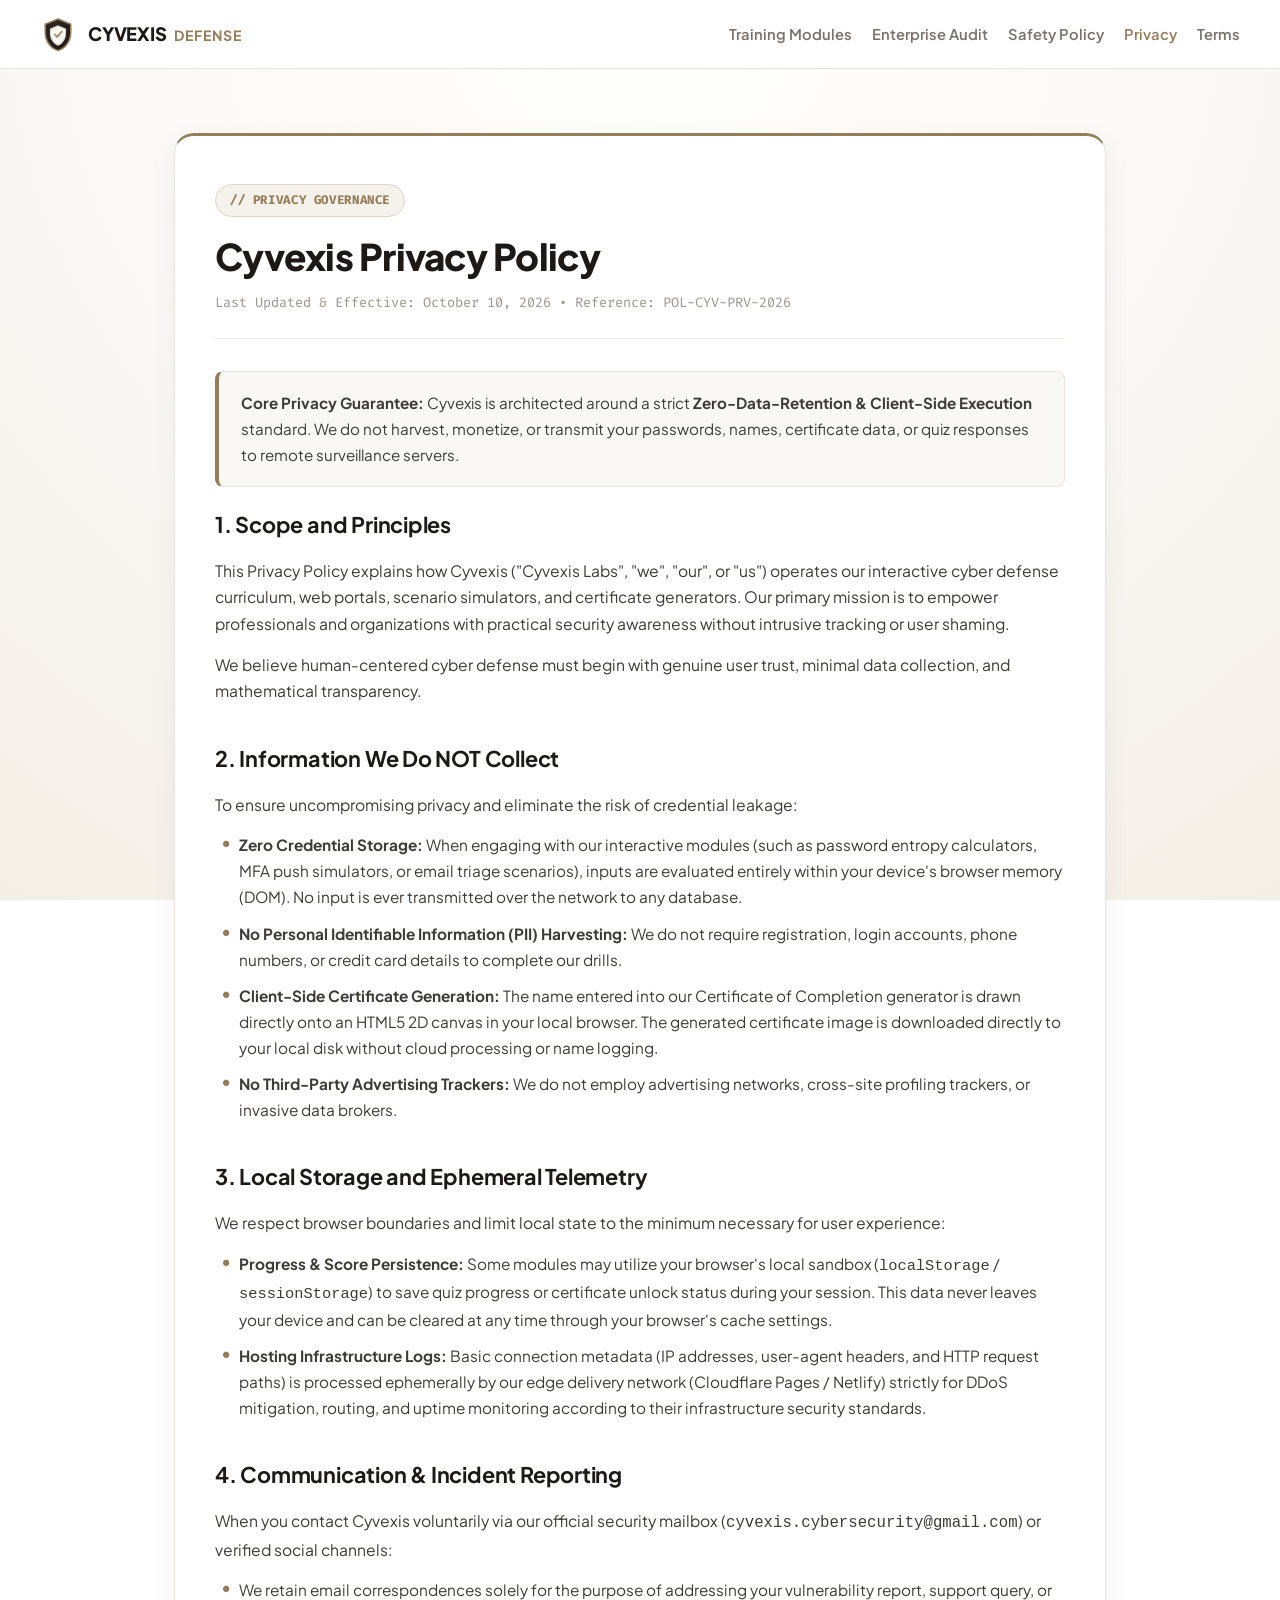
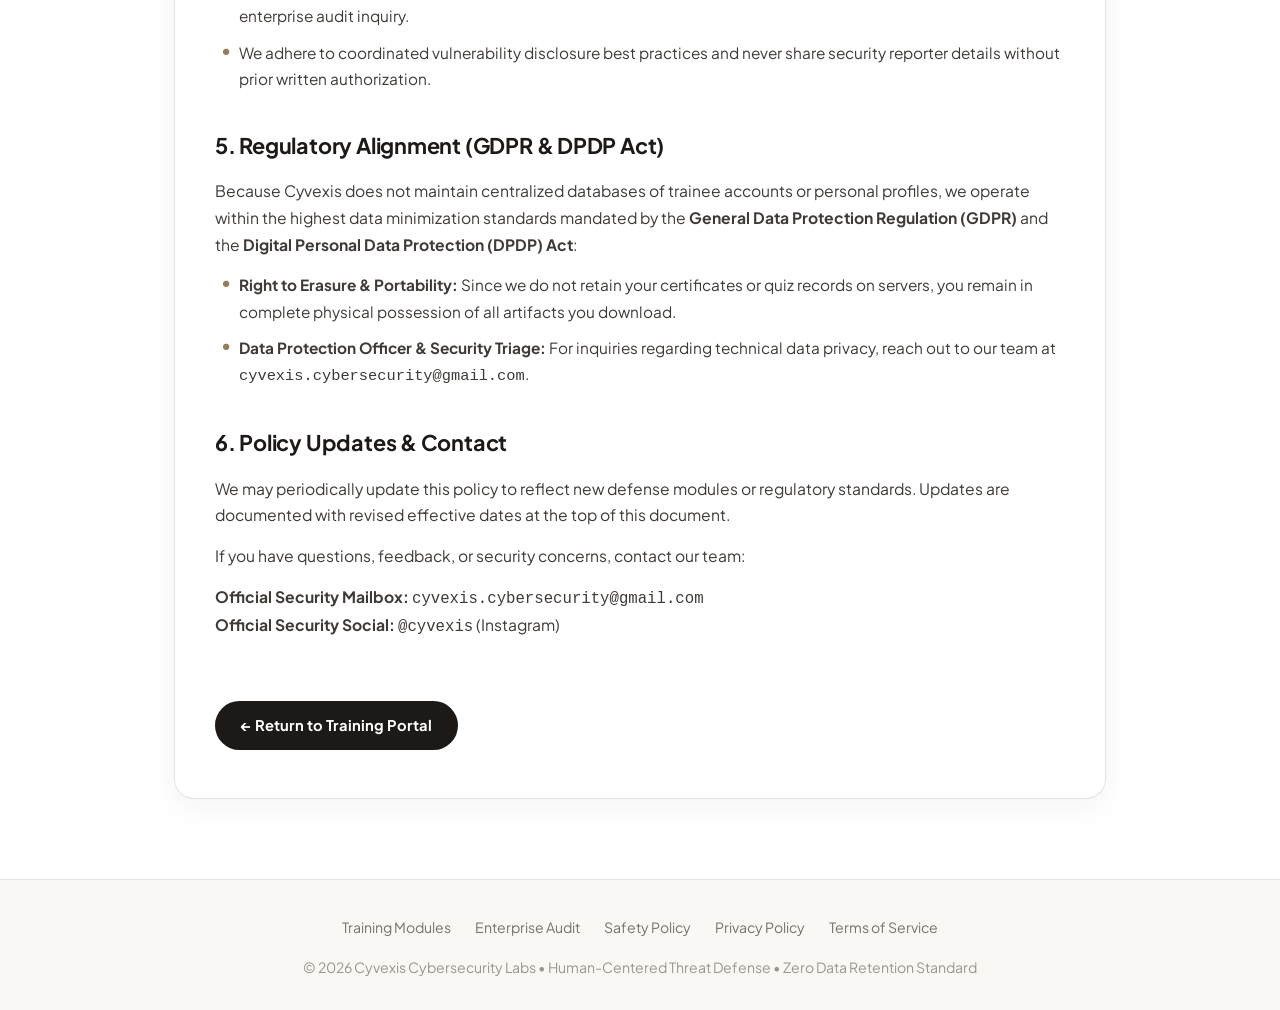
<file: privacy.html>
<!DOCTYPE html>
<html lang="en">
<head>
  <meta charset="UTF-8" />
  <meta name="viewport" content="width=device-width, initial-scale=1.0" />
  <title>Privacy Policy &bull; Cyvexis Cybersecurity</title>
  <meta name="description" content="Official Privacy Policy for Cyvexis Cybersecurity Labs. Understand our strict client-side execution model, zero-retention principles, and data privacy commitments." />
  <link rel="icon" type="image/svg+xml" href="./favicon.svg" />

  <!-- Fonts -->
  <link rel="preconnect" href="https://fonts.googleapis.com" />
  <link rel="preconnect" href="https://fonts.gstatic.com" crossorigin />
  <link href="https://fonts.googleapis.com/css2?family=Plus+Jakarta+Sans:wght@400;500;600;700;800&family=Fira+Code:wght@400;500;700&display=swap" rel="stylesheet" />

  <style>
    :root {
      --brand-accent: #957D58;
      --brand-accent-hover: #826A47;
      --bg-canvas: #FAF8F5;
      --bg-surface: rgba(255, 255, 255, 0.96);
      --bg-card: #FFFFFF;
      --bg-pill: #F5F2EB;
      --border-subtle: #E8E3DC;
      --border-medium: #DCD6CB;
      --text-main: #1C1917;
      --text-body: #3E3A36;
      --text-muted: #78716C;
      --text-dim: #9C958D;
      --font-sans: 'Plus Jakarta Sans', system-ui, -apple-system, sans-serif;
      --font-mono: 'Fira Code', monospace;
      --radius-sm: 8px;
      --radius-md: 14px;
      --radius-lg: 20px;
      --radius-full: 9999px;
    }

    html {
      overflow-x: hidden;
      max-width: 100vw;
      box-sizing: border-box;
      -webkit-text-size-adjust: 100%;
    }

    *, *::before, *::after {
      margin: 0;
      padding: 0;
      box-sizing: border-box;
      min-width: 0;
    }

    body {
      background: radial-gradient(circle at 50% 0%, #FFFFFF 0%, #FAF8F5 55%, #F4EFE6 100%) fixed;
      color: var(--text-body);
      font-family: var(--font-sans);
      line-height: 1.7;
      min-height: 100vh;
      overflow-x: hidden;
      max-width: 100vw;
      display: flex;
      flex-direction: column;
      -webkit-font-smoothing: antialiased;
    }

    h1, h2, h3, h4, h5, h6, p, li, span, a {
      overflow-wrap: break-word;
    }

    .container {
      width: 100%;
      max-width: 980px;
      margin: 0 auto;
      padding: 40px 24px 80px;
      flex: 1;
    }

    /* Navbar */
    .navbar {
      position: sticky;
      top: 0;
      z-index: 100;
      background: rgba(255, 255, 255, 0.94);
      backdrop-filter: blur(14px);
      -webkit-backdrop-filter: blur(14px);
      border-bottom: 1px solid var(--border-subtle);
      padding: 16px 24px;
    }

    .nav-container {
      max-width: 1200px;
      margin: 0 auto;
      display: flex;
      justify-content: space-between;
      align-items: center;
      gap: 16px;
    }

    .logo-badge {
      display: inline-flex;
      align-items: center;
      gap: 12px;
      text-decoration: none;
      color: var(--text-main);
    }

    .brand-logo-svg {
      width: 36px;
      height: 36px;
      flex-shrink: 0;
    }

    .logo-brand {
      font-weight: 800;
      font-size: 1.15rem;
      letter-spacing: -0.01em;
      color: var(--text-main);
    }

    .logo-brand .highlight-cyan {
      color: var(--brand-accent);
      font-weight: 700;
      font-size: 0.88rem;
      letter-spacing: 0.08em;
      margin-left: 4px;
    }

    .nav-links {
      display: flex;
      align-items: center;
      gap: 20px;
      list-style: none;
    }

    .nav-links a {
      color: var(--text-muted);
      text-decoration: none;
      font-size: 0.92rem;
      font-weight: 600;
      transition: color 0.2s ease;
    }

    .nav-links a:hover,
    .nav-links a.active {
      color: var(--brand-accent);
    }

    /* Policy Card */
    .policy-card {
      background: var(--bg-card);
      border: 1px solid var(--border-subtle);
      border-top: 3px solid var(--brand-accent);
      border-radius: var(--radius-lg);
      padding: 48px 40px;
      box-shadow: 0 8px 30px rgba(44, 38, 30, 0.05);
      margin-top: 24px;
    }

    .policy-badge {
      display: inline-block;
      background: var(--bg-pill);
      color: var(--brand-accent);
      border: 1px solid var(--border-medium);
      padding: 5px 14px;
      border-radius: var(--radius-full);
      font-size: 0.78rem;
      font-family: var(--font-mono);
      font-weight: 700;
      letter-spacing: 0.05em;
      margin-bottom: 16px;
      text-transform: uppercase;
    }

    .policy-title {
      font-size: 2.3rem;
      font-weight: 800;
      color: var(--text-main);
      line-height: 1.25;
      margin-bottom: 12px;
      letter-spacing: -0.02em;
    }

    .policy-meta {
      color: var(--text-dim);
      font-family: var(--font-mono);
      font-size: 0.85rem;
      margin-bottom: 32px;
      padding-bottom: 24px;
      border-bottom: 1px solid var(--border-subtle);
    }

    .policy-section {
      margin-bottom: 36px;
    }

    .policy-section h2 {
      font-size: 1.35rem;
      font-weight: 700;
      color: var(--text-main);
      margin-bottom: 14px;
      letter-spacing: -0.01em;
    }

    .policy-section p {
      color: var(--text-body);
      font-size: 0.98rem;
      margin-bottom: 14px;
    }

    .policy-section ul {
      list-style: none;
      padding-left: 0;
      margin-bottom: 16px;
    }

    .policy-section ul li {
      position: relative;
      padding-left: 24px;
      margin-bottom: 10px;
      color: var(--text-body);
      font-size: 0.96rem;
    }

    .policy-section ul li::before {
      content: "•";
      position: absolute;
      left: 6px;
      color: var(--brand-accent);
      font-size: 1.2rem;
      line-height: 1;
    }

    .callout-box {
      background: #FAF8F5;
      border-left: 4px solid var(--brand-accent);
      border-radius: var(--radius-sm);
      padding: 18px 22px;
      margin: 20px 0;
      border-top: 1px solid var(--border-subtle);
      border-right: 1px solid var(--border-subtle);
      border-bottom: 1px solid var(--border-subtle);
    }

    .callout-box p {
      color: var(--text-body);
      font-size: 0.95rem;
      margin-bottom: 0;
    }

    .back-btn {
      display: inline-flex;
      align-items: center;
      gap: 8px;
      background: var(--text-main);
      color: #FFFFFF;
      text-decoration: none;
      font-weight: 700;
      font-size: 0.92rem;
      padding: 12px 26px;
      border-radius: var(--radius-full);
      transition: all 0.2s ease;
      margin-top: 24px;
    }

    .back-btn:hover {
      background: var(--brand-accent);
      transform: translateY(-2px);
      box-shadow: 0 4px 14px rgba(149, 125, 88, 0.25);
    }

    /* Footer */
    .footer {
      border-top: 1px solid var(--border-subtle);
      background: #FAF8F5;
      padding: 36px 24px;
      text-align: center;
      color: var(--text-dim);
      font-size: 0.88rem;
    }

    .footer-links {
      display: flex;
      justify-content: center;
      gap: 24px;
      margin-bottom: 16px;
      flex-wrap: wrap;
    }

    .footer-links a {
      color: var(--text-muted);
      text-decoration: none;
      transition: color 0.2s ease;
    }

    .footer-links a:hover {
      color: var(--brand-accent);
    }

    @media (max-width: 768px) {
      .container {
        padding: 28px 18px 60px;
      }
      .policy-card {
        padding: 30px 20px;
      }
      .policy-title {
        font-size: clamp(1.5rem, 5vw, 1.8rem);
      }
      .nav-links {
        display: none;
      }
    }

    @media (max-width: 480px) {
      .container {
        padding: 20px 14px 44px;
      }
      .policy-card {
        padding: 22px 14px;
      }
      .back-btn {
        width: 100%;
        justify-content: center;
        text-align: center;
      }
    }
  </style>
</head>
<body>

  <!-- Top Navigation -->
  <nav class="navbar">
    <div class="nav-container">
      <a href="./index.html" class="logo-badge" title="Cyvexis Cybersecurity">
        <svg class="brand-logo-svg" viewBox="0 0 48 48" fill="none">
          <defs>
            <linearGradient id="navShieldGrad" x1="0%" y1="0%" x2="100%" y2="100%">
              <stop offset="0%" stop-color="#2D2824"/>
              <stop offset="100%" stop-color="#1C1917"/>
            </linearGradient>
            <linearGradient id="accentGrad" x1="0%" y1="0%" x2="100%" y2="100%">
              <stop offset="0%" stop-color="#BFA382"/>
              <stop offset="100%" stop-color="#957D58"/>
            </linearGradient>
          </defs>
          <path d="M24 4L7 11V22C7 33.2 14.3 43.4 24 46C33.7 43.4 41 33.2 41 22V11L24 4Z" fill="url(#navShieldGrad)" stroke="#957D58" stroke-width="2" stroke-linejoin="round"/>
          <path d="M24 13L14 17.5V23.5C14 30.2 18.3 36.5 24 39C29.7 36.5 34 30.2 34 23.5V17.5L24 13Z" fill="#FAF8F5" stroke="#DCD6CB" stroke-width="1.5"/>
          <path d="M19.5 24.5L22.8 27.8L29 20.8" stroke="url(#accentGrad)" stroke-width="2.6" stroke-linecap="round" stroke-linejoin="round"/>
        </svg>
        <span class="logo-brand">CYVEXIS <span class="highlight-cyan">DEFENSE</span></span>
      </a>

      <ul class="nav-links">
        <li><a href="./index.html#curriculum">Training Modules</a></li>
        <li><a href="./index.html#email-audit">Enterprise Audit</a></li>
        <li><a href="./index.html#safety-notice">Safety Policy</a></li>
        <li><a href="./privacy.html" class="active">Privacy</a></li>
        <li><a href="./terms.html">Terms</a></li>
      </ul>
    </div>
  </nav>

  <!-- Main Content -->
  <main class="container">
    <article class="policy-card">
      <span class="policy-badge">// Privacy Governance</span>
      <h1 class="policy-title">Cyvexis Privacy Policy</h1>
      <div class="policy-meta">
        Last Updated &amp; Effective: October 10, 2026 &bull; Reference: POL-CYV-PRV-2026
      </div>

      <div class="callout-box">
        <p><strong>Core Privacy Guarantee:</strong> Cyvexis is architected around a strict <strong>Zero-Data-Retention &amp; Client-Side Execution</strong> standard. We do not harvest, monetize, or transmit your passwords, names, certificate data, or quiz responses to remote surveillance servers.</p>
      </div>

      <section class="policy-section">
        <h2>1. Scope and Principles</h2>
        <p>This Privacy Policy explains how Cyvexis ("Cyvexis Labs", "we", "our", or "us") operates our interactive cyber defense curriculum, web portals, scenario simulators, and certificate generators. Our primary mission is to empower professionals and organizations with practical security awareness without intrusive tracking or user shaming.</p>
        <p>We believe human-centered cyber defense must begin with genuine user trust, minimal data collection, and mathematical transparency.</p>
      </section>

      <section class="policy-section">
        <h2>2. Information We Do NOT Collect</h2>
        <p>To ensure uncompromising privacy and eliminate the risk of credential leakage:</p>
        <ul>
          <li><strong>Zero Credential Storage:</strong> When engaging with our interactive modules (such as password entropy calculators, MFA push simulators, or email triage scenarios), inputs are evaluated entirely within your device's browser memory (DOM). No input is ever transmitted over the network to any database.</li>
          <li><strong>No Personal Identifiable Information (PII) Harvesting:</strong> We do not require registration, login accounts, phone numbers, or credit card details to complete our drills.</li>
          <li><strong>Client-Side Certificate Generation:</strong> The name entered into our Certificate of Completion generator is drawn directly onto an HTML5 2D canvas in your local browser. The generated certificate image is downloaded directly to your local disk without cloud processing or name logging.</li>
          <li><strong>No Third-Party Advertising Trackers:</strong> We do not employ advertising networks, cross-site profiling trackers, or invasive data brokers.</li>
        </ul>
      </section>

      <section class="policy-section">
        <h2>3. Local Storage and Ephemeral Telemetry</h2>
        <p>We respect browser boundaries and limit local state to the minimum necessary for user experience:</p>
        <ul>
          <li><strong>Progress &amp; Score Persistence:</strong> Some modules may utilize your browser's local sandbox (<code>localStorage</code> / <code>sessionStorage</code>) to save quiz progress or certificate unlock status during your session. This data never leaves your device and can be cleared at any time through your browser's cache settings.</li>
          <li><strong>Hosting Infrastructure Logs:</strong> Basic connection metadata (IP addresses, user-agent headers, and HTTP request paths) is processed ephemerally by our edge delivery network (Cloudflare Pages / Netlify) strictly for DDoS mitigation, routing, and uptime monitoring according to their infrastructure security standards.</li>
        </ul>
      </section>

      <section class="policy-section">
        <h2>4. Communication &amp; Incident Reporting</h2>
        <p>When you contact Cyvexis voluntarily via our official security mailbox (<code>cyvexis.cybersecurity@gmail.com</code>) or verified social channels:</p>
        <ul>
          <li>We retain email correspondences solely for the purpose of addressing your vulnerability report, support query, or enterprise audit inquiry.</li>
          <li>We adhere to coordinated vulnerability disclosure best practices and never share security reporter details without prior written authorization.</li>
        </ul>
      </section>

      <section class="policy-section">
        <h2>5. Regulatory Alignment (GDPR &amp; DPDP Act)</h2>
        <p>Because Cyvexis does not maintain centralized databases of trainee accounts or personal profiles, we operate within the highest data minimization standards mandated by the <strong>General Data Protection Regulation (GDPR)</strong> and the <strong>Digital Personal Data Protection (DPDP) Act</strong>:</p>
        <ul>
          <li><strong>Right to Erasure &amp; Portability:</strong> Since we do not retain your certificates or quiz records on servers, you remain in complete physical possession of all artifacts you download.</li>
          <li><strong>Data Protection Officer &amp; Security Triage:</strong> For inquiries regarding technical data privacy, reach out to our team at <code>cyvexis.cybersecurity@gmail.com</code>.</li>
        </ul>
      </section>

      <section class="policy-section">
        <h2>6. Policy Updates &amp; Contact</h2>
        <p>We may periodically update this policy to reflect new defense modules or regulatory standards. Updates are documented with revised effective dates at the top of this document.</p>
        <p>If you have questions, feedback, or security concerns, contact our team:</p>
        <p><strong>Official Security Mailbox:</strong> <code>cyvexis.cybersecurity@gmail.com</code><br />
        <strong>Official Security Social:</strong> <code>@cyvexis</code> (Instagram)</p>
      </section>

      <a href="./index.html" class="back-btn">← Return to Training Portal</a>
    </article>
  </main>

  <!-- Footer -->
  <footer class="footer">
    <div class="container" style="padding-top:0; padding-bottom:0;">
      <div class="footer-links">
        <a href="./index.html#curriculum">Training Modules</a>
        <a href="./index.html#email-audit">Enterprise Audit</a>
        <a href="./index.html#safety-notice">Safety Policy</a>
        <a href="./privacy.html">Privacy Policy</a>
        <a href="./terms.html">Terms of Service</a>
      </div>
      <p>&copy; 2026 Cyvexis Cybersecurity Labs &bull; Human-Centered Threat Defense &bull; Zero Data Retention Standard</p>
    </div>
  </footer>

</body>
</html>
</file>
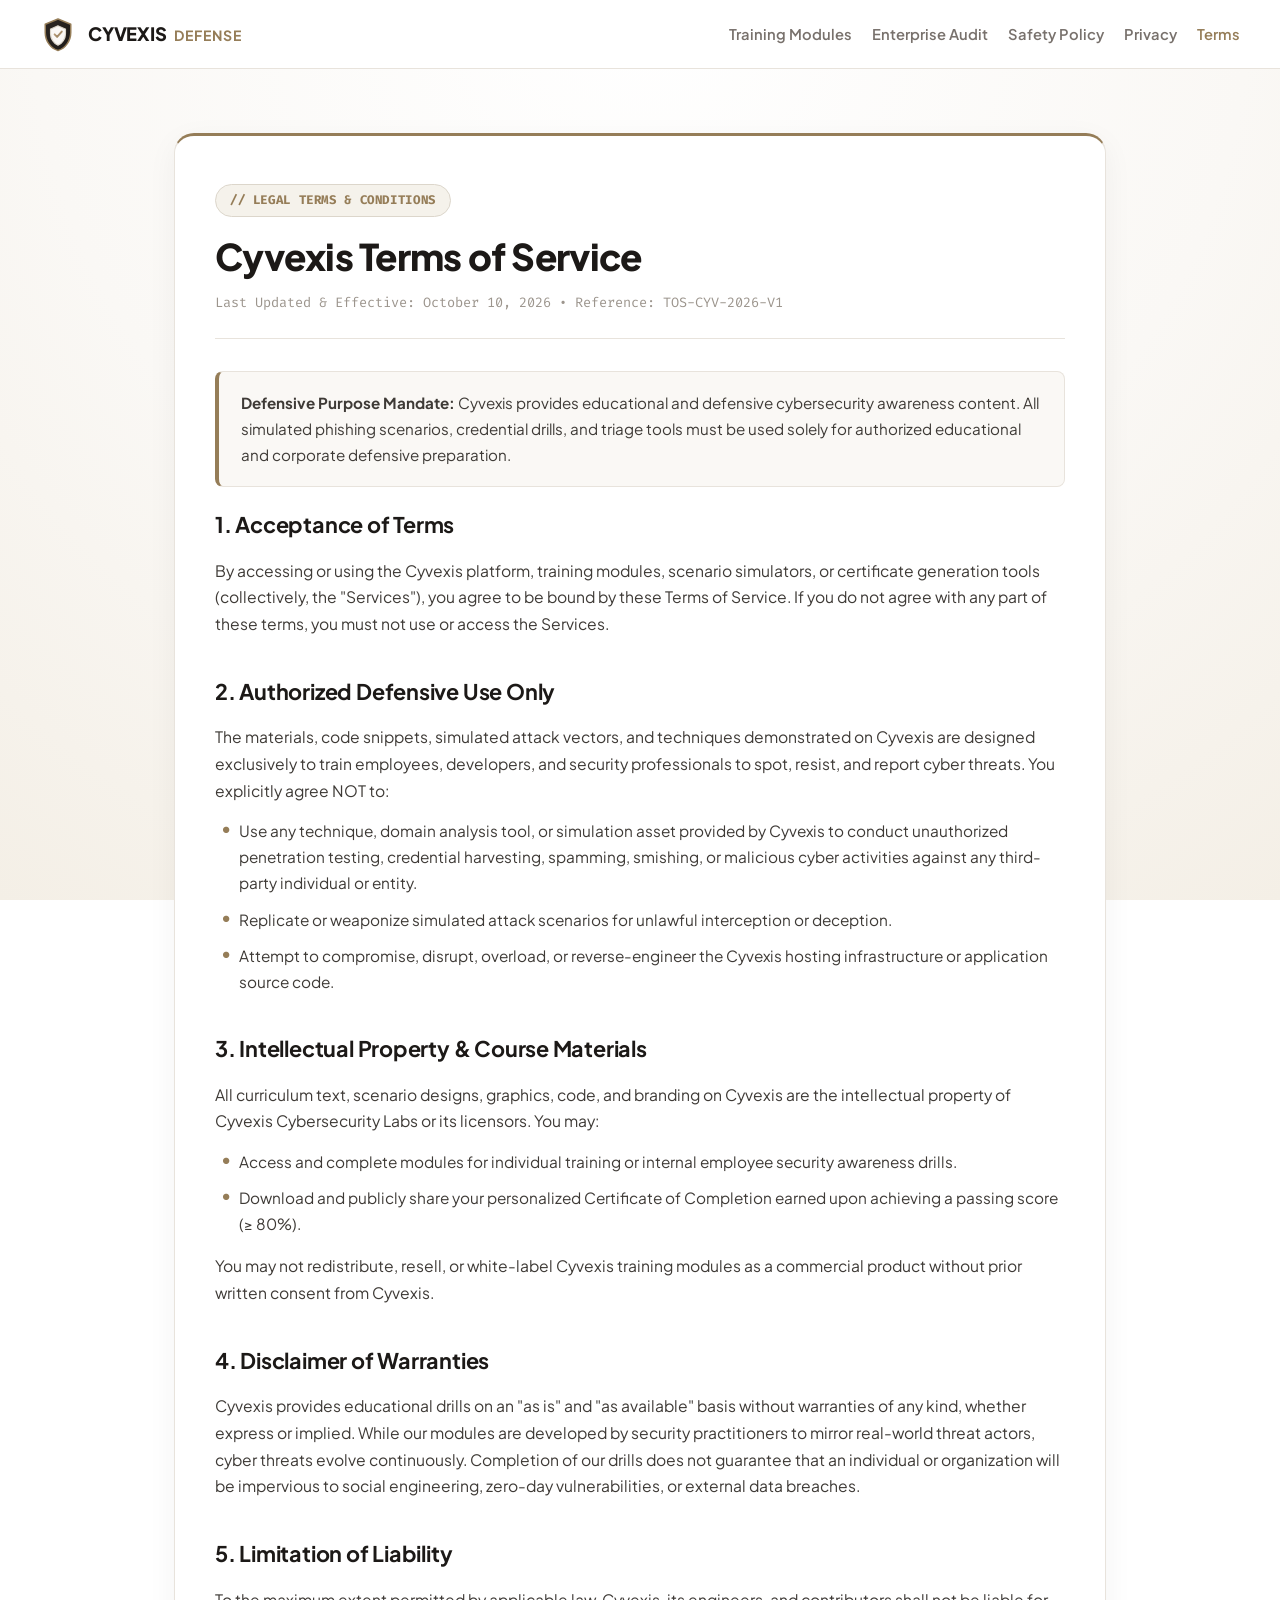
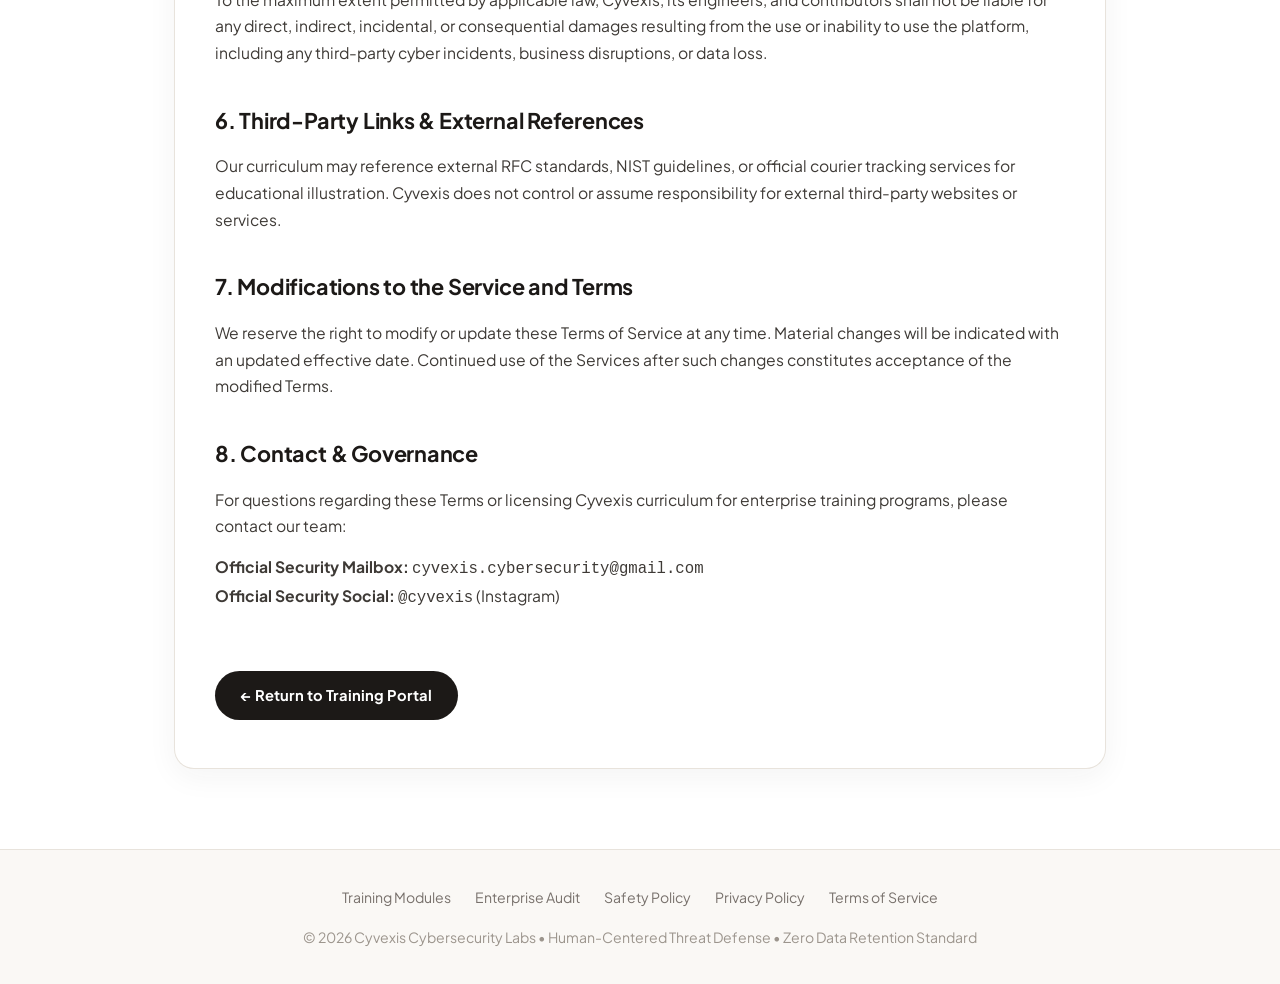
<file: terms.html>
<!DOCTYPE html>
<html lang="en">
<head>
  <meta charset="UTF-8" />
  <meta name="viewport" content="width=device-width, initial-scale=1.0" />
  <title>Terms of Service &bull; Cyvexis Cybersecurity</title>
  <meta name="description" content="Official Terms of Service for Cyvexis Cybersecurity Labs. Understand the acceptable use, educational scope, intellectual property, and defensive guidelines for our training platform." />
  <link rel="icon" type="image/svg+xml" href="./favicon.svg" />

  <!-- Fonts -->
  <link rel="preconnect" href="https://fonts.googleapis.com" />
  <link rel="preconnect" href="https://fonts.gstatic.com" crossorigin />
  <link href="https://fonts.googleapis.com/css2?family=Plus+Jakarta+Sans:wght@400;500;600;700;800&family=Fira+Code:wght@400;500;700&display=swap" rel="stylesheet" />

  <style>
    :root {
      --brand-accent: #957D58;
      --brand-accent-hover: #826A47;
      --bg-canvas: #FAF8F5;
      --bg-surface: rgba(255, 255, 255, 0.96);
      --bg-card: #FFFFFF;
      --bg-pill: #F5F2EB;
      --border-subtle: #E8E3DC;
      --border-medium: #DCD6CB;
      --text-main: #1C1917;
      --text-body: #3E3A36;
      --text-muted: #78716C;
      --text-dim: #9C958D;
      --font-sans: 'Plus Jakarta Sans', system-ui, -apple-system, sans-serif;
      --font-mono: 'Fira Code', monospace;
      --radius-sm: 8px;
      --radius-md: 14px;
      --radius-lg: 20px;
      --radius-full: 9999px;
    }

    html {
      overflow-x: hidden;
      max-width: 100vw;
      box-sizing: border-box;
      -webkit-text-size-adjust: 100%;
    }

    *, *::before, *::after {
      margin: 0;
      padding: 0;
      box-sizing: border-box;
      min-width: 0;
    }

    body {
      background: radial-gradient(circle at 50% 0%, #FFFFFF 0%, #FAF8F5 55%, #F4EFE6 100%) fixed;
      color: var(--text-body);
      font-family: var(--font-sans);
      line-height: 1.7;
      min-height: 100vh;
      overflow-x: hidden;
      max-width: 100vw;
      display: flex;
      flex-direction: column;
      -webkit-font-smoothing: antialiased;
    }

    h1, h2, h3, h4, h5, h6, p, li, span, a {
      overflow-wrap: break-word;
    }

    .container {
      width: 100%;
      max-width: 980px;
      margin: 0 auto;
      padding: 40px 24px 80px;
      flex: 1;
    }

    /* Navbar */
    .navbar {
      position: sticky;
      top: 0;
      z-index: 100;
      background: rgba(255, 255, 255, 0.94);
      backdrop-filter: blur(14px);
      -webkit-backdrop-filter: blur(14px);
      border-bottom: 1px solid var(--border-subtle);
      padding: 16px 24px;
    }

    .nav-container {
      max-width: 1200px;
      margin: 0 auto;
      display: flex;
      justify-content: space-between;
      align-items: center;
      gap: 16px;
    }

    .logo-badge {
      display: inline-flex;
      align-items: center;
      gap: 12px;
      text-decoration: none;
      color: var(--text-main);
    }

    .brand-logo-svg {
      width: 36px;
      height: 36px;
      flex-shrink: 0;
    }

    .logo-brand {
      font-weight: 800;
      font-size: 1.15rem;
      letter-spacing: -0.01em;
      color: var(--text-main);
    }

    .logo-brand .highlight-cyan {
      color: var(--brand-accent);
      font-weight: 700;
      font-size: 0.88rem;
      letter-spacing: 0.08em;
      margin-left: 4px;
    }

    .nav-links {
      display: flex;
      align-items: center;
      gap: 20px;
      list-style: none;
    }

    .nav-links a {
      color: var(--text-muted);
      text-decoration: none;
      font-size: 0.92rem;
      font-weight: 600;
      transition: color 0.2s ease;
    }

    .nav-links a:hover,
    .nav-links a.active {
      color: var(--brand-accent);
    }

    /* Policy Card */
    .policy-card {
      background: var(--bg-card);
      border: 1px solid var(--border-subtle);
      border-top: 3px solid var(--brand-accent);
      border-radius: var(--radius-lg);
      padding: 48px 40px;
      box-shadow: 0 8px 30px rgba(44, 38, 30, 0.05);
      margin-top: 24px;
    }

    .policy-badge {
      display: inline-block;
      background: var(--bg-pill);
      color: var(--brand-accent);
      border: 1px solid var(--border-medium);
      padding: 5px 14px;
      border-radius: var(--radius-full);
      font-size: 0.78rem;
      font-family: var(--font-mono);
      font-weight: 700;
      letter-spacing: 0.05em;
      margin-bottom: 16px;
      text-transform: uppercase;
    }

    .policy-title {
      font-size: 2.3rem;
      font-weight: 800;
      color: var(--text-main);
      line-height: 1.25;
      margin-bottom: 12px;
      letter-spacing: -0.02em;
    }

    .policy-meta {
      color: var(--text-dim);
      font-family: var(--font-mono);
      font-size: 0.85rem;
      margin-bottom: 32px;
      padding-bottom: 24px;
      border-bottom: 1px solid var(--border-subtle);
    }

    .policy-section {
      margin-bottom: 36px;
    }

    .policy-section h2 {
      font-size: 1.35rem;
      font-weight: 700;
      color: var(--text-main);
      margin-bottom: 14px;
      letter-spacing: -0.01em;
    }

    .policy-section p {
      color: var(--text-body);
      font-size: 0.98rem;
      margin-bottom: 14px;
    }

    .policy-section ul {
      list-style: none;
      padding-left: 0;
      margin-bottom: 16px;
    }

    .policy-section ul li {
      position: relative;
      padding-left: 24px;
      margin-bottom: 10px;
      color: var(--text-body);
      font-size: 0.96rem;
    }

    .policy-section ul li::before {
      content: "•";
      position: absolute;
      left: 6px;
      color: var(--brand-accent);
      font-size: 1.2rem;
      line-height: 1;
    }

    .callout-box {
      background: #FAF8F5;
      border-left: 4px solid var(--brand-accent);
      border-radius: var(--radius-sm);
      padding: 18px 22px;
      margin: 20px 0;
      border-top: 1px solid var(--border-subtle);
      border-right: 1px solid var(--border-subtle);
      border-bottom: 1px solid var(--border-subtle);
    }

    .callout-box p {
      color: var(--text-body);
      font-size: 0.95rem;
      margin-bottom: 0;
    }

    .back-btn {
      display: inline-flex;
      align-items: center;
      gap: 8px;
      background: var(--text-main);
      color: #FFFFFF;
      text-decoration: none;
      font-weight: 700;
      font-size: 0.92rem;
      padding: 12px 26px;
      border-radius: var(--radius-full);
      transition: all 0.2s ease;
      margin-top: 24px;
    }

    .back-btn:hover {
      background: var(--brand-accent);
      transform: translateY(-2px);
      box-shadow: 0 4px 14px rgba(149, 125, 88, 0.25);
    }

    /* Footer */
    .footer {
      border-top: 1px solid var(--border-subtle);
      background: #FAF8F5;
      padding: 36px 24px;
      text-align: center;
      color: var(--text-dim);
      font-size: 0.88rem;
    }

    .footer-links {
      display: flex;
      justify-content: center;
      gap: 24px;
      margin-bottom: 16px;
      flex-wrap: wrap;
    }

    .footer-links a {
      color: var(--text-muted);
      text-decoration: none;
      transition: color 0.2s ease;
    }

    .footer-links a:hover {
      color: var(--brand-accent);
    }

    @media (max-width: 768px) {
      .container {
        padding: 28px 18px 60px;
      }
      .policy-card {
        padding: 30px 20px;
      }
      .policy-title {
        font-size: clamp(1.5rem, 5vw, 1.8rem);
      }
      .nav-links {
        display: none;
      }
    }

    @media (max-width: 480px) {
      .container {
        padding: 20px 14px 44px;
      }
      .policy-card {
        padding: 22px 14px;
      }
      .back-btn {
        width: 100%;
        justify-content: center;
        text-align: center;
      }
    }
  </style>
</head>
<body>

  <!-- Top Navigation -->
  <nav class="navbar">
    <div class="nav-container">
      <a href="./index.html" class="logo-badge" title="Cyvexis Cybersecurity">
        <svg class="brand-logo-svg" viewBox="0 0 48 48" fill="none">
          <defs>
            <linearGradient id="navShieldGrad" x1="0%" y1="0%" x2="100%" y2="100%">
              <stop offset="0%" stop-color="#2D2824"/>
              <stop offset="100%" stop-color="#1C1917"/>
            </linearGradient>
            <linearGradient id="accentGrad" x1="0%" y1="0%" x2="100%" y2="100%">
              <stop offset="0%" stop-color="#BFA382"/>
              <stop offset="100%" stop-color="#957D58"/>
            </linearGradient>
          </defs>
          <path d="M24 4L7 11V22C7 33.2 14.3 43.4 24 46C33.7 43.4 41 33.2 41 22V11L24 4Z" fill="url(#navShieldGrad)" stroke="#957D58" stroke-width="2" stroke-linejoin="round"/>
          <path d="M24 13L14 17.5V23.5C14 30.2 18.3 36.5 24 39C29.7 36.5 34 30.2 34 23.5V17.5L24 13Z" fill="#FAF8F5" stroke="#DCD6CB" stroke-width="1.5"/>
          <path d="M19.5 24.5L22.8 27.8L29 20.8" stroke="url(#accentGrad)" stroke-width="2.6" stroke-linecap="round" stroke-linejoin="round"/>
        </svg>
        <span class="logo-brand">CYVEXIS <span class="highlight-cyan">DEFENSE</span></span>
      </a>

      <ul class="nav-links">
        <li><a href="./index.html#curriculum">Training Modules</a></li>
        <li><a href="./index.html#email-audit">Enterprise Audit</a></li>
        <li><a href="./index.html#safety-notice">Safety Policy</a></li>
        <li><a href="./privacy.html">Privacy</a></li>
        <li><a href="./terms.html" class="active">Terms</a></li>
      </ul>
    </div>
  </nav>

  <!-- Main Content -->
  <main class="container">
    <article class="policy-card">
      <span class="policy-badge">// Legal Terms &amp; Conditions</span>
      <h1 class="policy-title">Cyvexis Terms of Service</h1>
      <div class="policy-meta">
        Last Updated &amp; Effective: October 10, 2026 &bull; Reference: TOS-CYV-2026-V1
      </div>

      <div class="callout-box">
        <p><strong>Defensive Purpose Mandate:</strong> Cyvexis provides educational and defensive cybersecurity awareness content. All simulated phishing scenarios, credential drills, and triage tools must be used solely for authorized educational and corporate defensive preparation.</p>
      </div>

      <section class="policy-section">
        <h2>1. Acceptance of Terms</h2>
        <p>By accessing or using the Cyvexis platform, training modules, scenario simulators, or certificate generation tools (collectively, the "Services"), you agree to be bound by these Terms of Service. If you do not agree with any part of these terms, you must not use or access the Services.</p>
      </section>

      <section class="policy-section">
        <h2>2. Authorized Defensive Use Only</h2>
        <p>The materials, code snippets, simulated attack vectors, and techniques demonstrated on Cyvexis are designed exclusively to train employees, developers, and security professionals to spot, resist, and report cyber threats. You explicitly agree NOT to:</p>
        <ul>
          <li>Use any technique, domain analysis tool, or simulation asset provided by Cyvexis to conduct unauthorized penetration testing, credential harvesting, spamming, smishing, or malicious cyber activities against any third-party individual or entity.</li>
          <li>Replicate or weaponize simulated attack scenarios for unlawful interception or deception.</li>
          <li>Attempt to compromise, disrupt, overload, or reverse-engineer the Cyvexis hosting infrastructure or application source code.</li>
        </ul>
      </section>

      <section class="policy-section">
        <h2>3. Intellectual Property &amp; Course Materials</h2>
        <p>All curriculum text, scenario designs, graphics, code, and branding on Cyvexis are the intellectual property of Cyvexis Cybersecurity Labs or its licensors. You may:</p>
        <ul>
          <li>Access and complete modules for individual training or internal employee security awareness drills.</li>
          <li>Download and publicly share your personalized Certificate of Completion earned upon achieving a passing score (&ge; 80%).</li>
        </ul>
        <p>You may not redistribute, resell, or white-label Cyvexis training modules as a commercial product without prior written consent from Cyvexis.</p>
      </section>

      <section class="policy-section">
        <h2>4. Disclaimer of Warranties</h2>
        <p>Cyvexis provides educational drills on an "as is" and "as available" basis without warranties of any kind, whether express or implied. While our modules are developed by security practitioners to mirror real-world threat actors, cyber threats evolve continuously. Completion of our drills does not guarantee that an individual or organization will be impervious to social engineering, zero-day vulnerabilities, or external data breaches.</p>
      </section>

      <section class="policy-section">
        <h2>5. Limitation of Liability</h2>
        <p>To the maximum extent permitted by applicable law, Cyvexis, its engineers, and contributors shall not be liable for any direct, indirect, incidental, or consequential damages resulting from the use or inability to use the platform, including any third-party cyber incidents, business disruptions, or data loss.</p>
      </section>

      <section class="policy-section">
        <h2>6. Third-Party Links &amp; External References</h2>
        <p>Our curriculum may reference external RFC standards, NIST guidelines, or official courier tracking services for educational illustration. Cyvexis does not control or assume responsibility for external third-party websites or services.</p>
      </section>

      <section class="policy-section">
        <h2>7. Modifications to the Service and Terms</h2>
        <p>We reserve the right to modify or update these Terms of Service at any time. Material changes will be indicated with an updated effective date. Continued use of the Services after such changes constitutes acceptance of the modified Terms.</p>
      </section>

      <section class="policy-section">
        <h2>8. Contact &amp; Governance</h2>
        <p>For questions regarding these Terms or licensing Cyvexis curriculum for enterprise training programs, please contact our team:</p>
        <p><strong>Official Security Mailbox:</strong> <code>cyvexis.cybersecurity@gmail.com</code><br />
        <strong>Official Security Social:</strong> <code>@cyvexis</code> (Instagram)</p>
      </section>

      <a href="./index.html" class="back-btn">← Return to Training Portal</a>
    </article>
  </main>

  <!-- Footer -->
  <footer class="footer">
    <div class="container" style="padding-top:0; padding-bottom:0;">
      <div class="footer-links">
        <a href="./index.html#curriculum">Training Modules</a>
        <a href="./index.html#email-audit">Enterprise Audit</a>
        <a href="./index.html#safety-notice">Safety Policy</a>
        <a href="./privacy.html">Privacy Policy</a>
        <a href="./terms.html">Terms of Service</a>
      </div>
      <p>&copy; 2026 Cyvexis Cybersecurity Labs &bull; Human-Centered Threat Defense &bull; Zero Data Retention Standard</p>
    </div>
  </footer>

</body>
</html>
</file>
<file: module-1/styles.css>
/* ==========================================================================
   CYBERSECURITY AWARENESS: PHISHING URL INSPECTOR STYLES
   Clean Modern Dark Aesthetic (No 3D Tilt, Sleek Flat Glassmorphism)
   ========================================================================== */

:root {
  --bg-void: #FAF8F5;
  --bg-deep: #FAF8F5;
  --bg-surface: rgba(255, 255, 255, 0.96);
  --bg-card: #FFFFFF;
  --bg-card-hover: #FAF8F5;
  --bg-input: #FFFFFF;
  --bg-pill: #F5F2EB;
  
  --border-subtle: #E8E3DC;
  --border-medium: #DCD6CB;
  --border-glow: rgba(149, 125, 88, 0.35);
  
  --brand-blue: #957D58;
  --cyan-neon: #957D58;
  --cyan-glow: rgba(149, 125, 88, 0.25);
  
  --emerald-safe: #2E6F40;
  --emerald-glow: rgba(46, 111, 64, 0.2);
  
  --rose-danger: #A8282B;
  --rose-glow: rgba(168, 40, 43, 0.2);
  
  --amber-warn: #B45309;
  --amber-glow: rgba(180, 83, 9, 0.2);
  
  --purple-tech: #6B5B4D;
  --blue-brand: #957D58;

  --text-main: #1C1917;
  --text-body: #3E3A36;
  --text-muted: #78716C;
  --text-dim: #9C958D;

  --font-sans: 'Inter', -apple-system, BlinkMacSystemFont, "Segoe UI", Roboto, sans-serif;
  --font-mono: 'JetBrains Mono', 'Fira Code', 'Courier New', monospace;

  --radius-sm: 8px;
  --radius-md: 14px;
  --radius-lg: 20px;
  --radius-full: 9999px;

  --shadow-card: 0 4px 24px rgba(44, 38, 30, 0.05), 0 1px 3px rgba(44, 38, 30, 0.03);
  --shadow-glow: 0 8px 30px rgba(149, 125, 88, 0.12);
}

.back-link {
  color: var(--text-main);
  text-decoration: none;
  font-size: 0.85rem;
  font-family: 'JetBrains Mono', 'Fira Code', monospace;
  font-weight: 600;
  display: inline-flex;
  align-items: center;
  gap: 8px;
  padding: 6px 14px;
  border-radius: 9999px;
  background: #F5F2EB;
  border: 1px solid #DCD6CB;
  transition: all 0.2s ease;
  white-space: nowrap;
}

.back-link:hover {
  background: var(--text-main);
  color: #FFFFFF;
  border-color: var(--text-main);
  box-shadow: 0 4px 14px rgba(28, 25, 23, 0.15);
  transform: translateX(-2px);
}

/* Base Reset & Typography */
html {
  overflow-x: hidden;
  max-width: 100vw;
  box-sizing: border-box;
  -webkit-text-size-adjust: 100%;
  scroll-behavior: smooth;
  color-scheme: light;
}

*, *::before, *::after {
  margin: 0;
  padding: 0;
  box-sizing: border-box;
  min-width: 0;
}

h1, h2, h3, h4, h5, h6, p, li, span, a, button, input, label {
  overflow-wrap: break-word;
}

pre, code, .url, .mono {
  overflow-wrap: anywhere;
  word-break: break-all;
}

body {
  background: radial-gradient(circle at 50% 0%, #FFFFFF 0%, #FAF8F5 55%, #F4EFE6 100%) fixed;
  color: var(--text-body);
  font-family: var(--font-sans);
  line-height: 1.65;
  min-height: 100vh;
  position: relative;
  overflow-x: hidden;
  max-width: 100vw;
  -webkit-font-smoothing: antialiased;
}

/* Background Cyber Grid (Flat Clean Modern, No 3D Tilt) */
.cyber-background {
  position: fixed;
  inset: 0;
  pointer-events: none;
  z-index: 0;
  overflow: hidden;
}

.grid-plane {
  position: absolute;
  inset: 0;
  background-image: 
    linear-gradient(rgba(149, 125, 88, 0.035) 1px, transparent 1px),
    linear-gradient(90deg, rgba(149, 125, 88, 0.035) 1px, transparent 1px);
  background-size: 40px 40px;
  mask-image: radial-gradient(ellipse at center, rgba(0,0,0,0.8) 0%, transparent 80%);
}

.glow-orb {
  position: absolute;
  border-radius: 50%;
  filter: blur(120px);
  opacity: 0.18;
}

.orb-1 {
  width: 500px;
  height: 500px;
  background: radial-gradient(circle, var(--cyan-neon), transparent);
  top: -80px;
  right: -80px;
}

.orb-2 {
  width: 600px;
  height: 600px;
  background: radial-gradient(circle, var(--purple-tech), transparent);
  bottom: 10%;
  left: -120px;
}

/* Container & Layout */
.container {
  width: 100%;
  max-width: 1240px;
  margin: 0 auto;
  padding: 0 24px;
  position: relative;
  z-index: 1;
}

/* Header & Nav */
.header-nav {
  display: flex;
  justify-content: space-between;
  align-items: center;
  padding: 18px 0;
  border-bottom: 1px solid var(--border-subtle);
  backdrop-filter: blur(14px);
  position: sticky;
  top: 0;
  z-index: 100;
}

.logo-badge {
  display: flex;
  align-items: center;
  gap: 12px;
  font-weight: 800;
  font-size: 1.2rem;
  letter-spacing: -0.02em;
  color: #fff;
  text-decoration: none;
}

.shield-icon {
  width: 38px;
  height: 38px;
  display: flex;
  align-items: center;
  justify-content: center;
  background: linear-gradient(135deg, rgba(0, 242, 254, 0.2), rgba(139, 92, 246, 0.2));
  border: 1px solid var(--cyan-neon);
  border-radius: 10px;
  box-shadow: 0 0 15px var(--cyan-glow);
}

.nav-links {
  display: flex;
  align-items: center;
  gap: 24px;
  list-style: none;
}

.nav-links a {
  color: var(--text-muted);
  text-decoration: none;
  font-size: 0.95rem;
  font-weight: 500;
  transition: color 0.2s ease;
}

.nav-links a:hover {
  color: var(--cyan-neon);
  text-shadow: 0 0 10px var(--cyan-glow);
}

.btn-nav-action {
  background: rgba(0, 242, 254, 0.1);
  border: 1px solid var(--cyan-neon);
  color: var(--cyan-neon) !important;
  padding: 8px 18px;
  border-radius: var(--radius-full);
  font-weight: 600;
  cursor: pointer;
  transition: all 0.2s ease;
}

.btn-nav-action:hover {
  background: var(--cyan-neon);
  color: var(--bg-void) !important;
  box-shadow: 0 0 20px var(--cyan-glow);
}

/* Hero Section */
.hero-section {
  padding: 70px 0 50px;
  text-align: center;
}

.threat-badge {
  display: inline-flex;
  align-items: center;
  gap: 8px;
  padding: 6px 16px;
  background: #FDF2F2;
  border: 1px solid #FECACA;
  color: #991B1B;
  border-radius: var(--radius-full);
  font-size: 0.82rem;
  font-weight: 700;
  text-transform: uppercase;
  letter-spacing: 0.08em;
  margin-bottom: 22px;
  box-shadow: 0 2px 8px rgba(153, 27, 27, 0.06);
}

.pulse-dot {
  width: 8px;
  height: 8px;
  background-color: #DC2626;
  border-radius: 50%;
  animation: pulse 1.8s infinite;
}

@keyframes pulse {
  0% { transform: scale(0.95); box-shadow: 0 0 0 0 rgba(220, 38, 38, 0.6); }
  70% { transform: scale(1.2); box-shadow: 0 0 0 6px rgba(220, 38, 38, 0); }
  100% { transform: scale(0.95); box-shadow: 0 0 0 0 rgba(220, 38, 38, 0); }
}

.hero-title {
  font-size: clamp(1.6rem, 4.5vw, 3.2rem);
  font-weight: 800;
  line-height: 1.18;
  letter-spacing: -0.03em;
  margin-bottom: 20px;
  max-width: 940px;
  margin-left: auto;
  margin-right: auto;
  color: #1C1917;
  overflow-wrap: break-word;
}

.gradient-text {
  background: linear-gradient(135deg, #957D58 0%, #685233 100%);
  -webkit-background-clip: text;
  -webkit-text-fill-color: transparent;
  color: #957D58;
  font-weight: 800;
}

.hero-subtitle {
  font-size: 1.15rem;
  color: #57534E;
  max-width: 720px;
  margin: 0 auto 34px;
}

.hero-stats-row {
  display: flex;
  justify-content: center;
  gap: 36px;
  flex-wrap: wrap;
  margin-top: 36px;
  padding: 24px;
  background: #FFFFFF;
  border: 1px solid #E8E3DC;
  border-radius: var(--radius-lg);
  box-shadow: 0 4px 20px rgba(44, 38, 30, 0.05);
  max-width: 860px;
  margin-left: auto;
  margin-right: auto;
}

.stat-item {
  display: flex;
  flex-direction: column;
  align-items: center;
}

.stat-number {
  font-size: 2rem;
  font-weight: 800;
  font-family: var(--font-mono);
}

.stat-number.danger { color: #A8282B; }
.stat-number.cyan { color: #957D58; }
.stat-number.gold { color: #B45309; }

.stat-label {
  font-size: 0.82rem;
  color: #57534E;
  font-weight: 700;
  text-transform: uppercase;
  letter-spacing: 0.05em;
  margin-top: 6px;
}

/* SECTION HEADERS */
.section-header {
  text-align: center;
  margin-bottom: 40px;
}

.section-tag {
  display: inline-block;
  color: #957D58;
  font-family: var(--font-mono);
  font-size: 0.82rem;
  font-weight: 700;
  text-transform: uppercase;
  letter-spacing: 0.1em;
  margin-bottom: 8px;
}

.section-title {
  font-size: clamp(1.75rem, 3.2vw, 2.4rem);
  font-weight: 800;
  letter-spacing: -0.02em;
  color: #1C1917;
  margin-bottom: 12px;
}

.section-desc {
  font-size: 1.05rem;
  color: #57534E;
  max-width: 680px;
  margin: 0 auto;
}

/* ==========================================================================
   WHAT IS PHISHING & EMERGENCY PROTOCOL SECTION
   ========================================================================== */
.phishing-info-section {
  padding: 50px 0;
}

.info-dual-grid {
  display: grid;
  grid-template-columns: repeat(auto-fit, minmax(360px, 1fr));
  gap: 28px;
}

.info-box-card {
  background: var(--bg-card);
  border: 1px solid var(--border-subtle);
  border-radius: var(--radius-lg);
  padding: 36px;
  backdrop-filter: blur(14px);
  box-shadow: var(--shadow-card);
  transition: border-color 0.25s ease, transform 0.25s ease;
}

.info-box-card:hover {
  border-color: var(--border-glow);
  transform: translateY(-2px);
}

.info-box-header {
  display: flex;
  align-items: center;
  gap: 14px;
  margin-bottom: 20px;
}

.info-icon {
  width: 48px;
  height: 48px;
  border-radius: 12px;
  display: flex;
  align-items: center;
  justify-content: center;
  font-size: 1.5rem;
  background: rgba(0, 242, 254, 0.12);
  border: 1px solid rgba(0, 242, 254, 0.3);
}

.info-icon.alert-icon {
  background: rgba(255, 51, 102, 0.12);
  border-color: rgba(255, 51, 102, 0.3);
}

.info-box-header h3 {
  font-size: 1.35rem;
  color: #fff;
}

.info-box-body p {
  color: var(--text-muted);
  font-size: 0.98rem;
  margin-bottom: 16px;
  line-height: 1.7;
}

.action-steps-list {
  display: flex;
  flex-direction: column;
  gap: 12px;
  margin-top: 18px;
}

.action-step-item {
  display: flex;
  align-items: flex-start;
  gap: 12px;
  background: rgba(8, 14, 28, 0.6);
  border: 1px solid var(--border-subtle);
  padding: 12px 16px;
  border-radius: var(--radius-sm);
}

.step-num-pill {
  width: 26px;
  height: 26px;
  border-radius: 50%;
  background: var(--rose-danger);
  color: #fff;
  font-size: 0.78rem;
  font-weight: 700;
  display: flex;
  align-items: center;
  justify-content: center;
  flex-shrink: 0;
  margin-top: 2px;
}

.step-text strong {
  color: #fff;
  font-size: 0.92rem;
  display: block;
}

.step-text span {
  color: var(--text-muted);
  font-size: 0.85rem;
}

/* ==========================================================================
   URL ANATOMY EXPLORER (CLEAN FLAT HUD)
   ========================================================================== */
.anatomy-section {
  padding: 50px 0;
}

.anatomy-card {
  background: var(--bg-card);
  border: 1px solid var(--border-subtle);
  border-radius: var(--radius-lg);
  padding: 36px;
  backdrop-filter: blur(14px);
  box-shadow: var(--shadow-card);
  transition: border-color 0.25s ease;
}

.anatomy-card:hover {
  border-color: var(--border-glow);
}

.anatomy-header {
  display: flex;
  justify-content: space-between;
  align-items: center;
  margin-bottom: 24px;
  flex-wrap: wrap;
  gap: 12px;
}

.hud-title {
  font-size: 1.1rem;
  font-weight: 600;
  display: flex;
  align-items: center;
  gap: 10px;
  color: #fff;
}

.hud-pill {
  font-family: var(--font-mono);
  font-size: 0.75rem;
  padding: 4px 10px;
  background: rgba(0, 242, 254, 0.12);
  border: 1px solid var(--cyan-neon);
  color: var(--cyan-neon);
  border-radius: var(--radius-full);
}

.url-breakdown-bar {
  display: flex;
  flex-wrap: wrap;
  align-items: stretch;
  background: var(--bg-input);
  border: 2px solid rgba(255, 255, 255, 0.1);
  border-radius: var(--radius-md);
  padding: 8px;
  font-family: var(--font-mono);
  font-size: 1.15rem;
  gap: 6px;
  margin-bottom: 26px;
}

.url-chunk {
  padding: 10px 14px;
  border-radius: var(--radius-sm);
  cursor: pointer;
  transition: all 0.2s ease;
  user-select: none;
  display: flex;
  flex-direction: column;
}

.chunk-text {
  font-weight: 600;
}

.chunk-tag {
  font-size: 0.68rem;
  opacity: 0.75;
  text-transform: uppercase;
  letter-spacing: 0.05em;
  margin-top: 4px;
}

.chunk-protocol {
  background: rgba(59, 130, 246, 0.15);
  color: #60a5fa;
  border: 1px solid rgba(59, 130, 246, 0.4);
}

.chunk-subdomain {
  background: rgba(245, 158, 11, 0.15);
  color: #fbbf24;
  border: 1px solid rgba(245, 158, 11, 0.4);
}

.chunk-domain {
  background: rgba(255, 51, 102, 0.2);
  color: #ff6b8b;
  border: 2px solid var(--rose-danger);
  box-shadow: 0 0 15px rgba(255, 51, 102, 0.3);
}

.chunk-path {
  background: rgba(148, 163, 184, 0.1);
  color: #cbd5e1;
  border: 1px solid rgba(148, 163, 184, 0.3);
}

.url-chunk:hover,
.url-chunk.active {
  transform: translateY(-2px);
  box-shadow: 0 6px 16px rgba(0,0,0,0.4);
}

.url-chunk.chunk-domain.active {
  box-shadow: 0 0 20px var(--rose-danger);
}

.anatomy-explanation-box {
  background: rgba(8, 14, 28, 0.7);
  border: 1px solid var(--border-subtle);
  border-radius: var(--radius-md);
  padding: 20px;
  display: flex;
  gap: 16px;
  align-items: flex-start;
}

.explanation-icon {
  font-size: 1.8rem;
  flex-shrink: 0;
}

.explanation-content h4 {
  font-size: 1.1rem;
  color: #fff;
  margin-bottom: 6px;
}

.explanation-content p {
  color: var(--text-muted);
  font-size: 0.95rem;
}

/* ==========================================================================
   LIVE URL INSPECTOR & RISK SIMULATOR
   ========================================================================== */
.simulator-section {
  padding: 50px 0;
}

.simulator-box {
  background: var(--bg-card);
  border: 1px solid var(--border-subtle);
  border-radius: var(--radius-lg);
  padding: 36px;
  backdrop-filter: blur(14px);
  box-shadow: var(--shadow-card);
}

.preset-selector-row {
  display: flex;
  align-items: center;
  gap: 10px;
  margin-bottom: 20px;
  flex-wrap: wrap;
}

.preset-label {
  font-size: 0.85rem;
  color: var(--text-muted);
  font-weight: 600;
  text-transform: uppercase;
  letter-spacing: 0.05em;
}

.preset-btn {
  background: rgba(255, 255, 255, 0.06);
  border: 1px solid var(--border-subtle);
  color: var(--text-muted);
  padding: 6px 14px;
  border-radius: var(--radius-full);
  font-size: 0.82rem;
  font-family: var(--font-mono);
  cursor: pointer;
  transition: all 0.2s ease;
}

.preset-btn:hover,
.preset-btn.active {
  background: rgba(0, 242, 254, 0.15);
  border-color: var(--cyan-neon);
  color: #fff;
  box-shadow: 0 0 12px var(--cyan-glow);
}

.input-action-group {
  display: flex;
  gap: 12px;
  margin-bottom: 26px;
}

.url-input-field {
  flex: 1;
  background: var(--bg-input);
  border: 1px solid rgba(255, 255, 255, 0.15);
  color: #fff;
  font-family: var(--font-mono);
  font-size: 1.05rem;
  padding: 16px 20px;
  border-radius: var(--radius-md);
  outline: none;
  transition: border-color 0.2s ease;
}

.url-input-field:focus {
  border-color: var(--cyan-neon);
  box-shadow: 0 0 15px var(--cyan-glow);
}

.btn-analyze {
  background: linear-gradient(135deg, var(--cyan-neon), var(--blue-brand));
  color: #050811;
  font-weight: 700;
  font-size: 1rem;
  border: none;
  border-radius: var(--radius-md);
  padding: 0 28px;
  cursor: pointer;
  display: flex;
  align-items: center;
  gap: 10px;
  transition: transform 0.2s ease, box-shadow 0.2s ease;
}

.btn-analyze:hover {
  transform: translateY(-2px);
  box-shadow: 0 0 25px var(--cyan-glow);
}

.inspection-result-panel {
  border-radius: var(--radius-md);
  padding: 24px;
  background: rgba(8, 14, 28, 0.7);
  border: 1px solid var(--border-subtle);
}

.result-header-row {
  display: flex;
  justify-content: space-between;
  align-items: center;
  margin-bottom: 20px;
  flex-wrap: wrap;
  gap: 12px;
}

.verdict-badge {
  display: inline-flex;
  align-items: center;
  gap: 8px;
  padding: 8px 18px;
  border-radius: var(--radius-full);
  font-weight: 700;
  font-size: 0.95rem;
}

.verdict-badge.danger {
  background: rgba(255, 51, 102, 0.15);
  border: 1px solid var(--rose-danger);
  color: #ff4d79;
}

.verdict-badge.safe {
  background: rgba(16, 185, 129, 0.15);
  border: 1px solid var(--emerald-safe);
  color: #34d399;
}

.verdict-badge.warning {
  background: rgba(245, 158, 11, 0.15);
  border: 1px solid var(--amber-warn);
  color: #fbbf24;
}

.threat-score-pill {
  font-family: var(--font-mono);
  font-size: 0.9rem;
  color: var(--text-muted);
}

.findings-list {
  display: flex;
  flex-direction: column;
  gap: 12px;
}

.finding-item {
  display: flex;
  align-items: flex-start;
  gap: 12px;
  padding: 14px 18px;
  background: rgba(255, 255, 255, 0.03);
  border-radius: var(--radius-sm);
  border-left: 3px solid var(--rose-danger);
}

.finding-item.safe-finding { border-left-color: var(--emerald-safe); }
.finding-item.warn-finding { border-left-color: var(--amber-warn); }

.finding-icon { font-size: 1.2rem; margin-top: 1px; }
.finding-text strong { color: #fff; display: block; margin-bottom: 2px; }
.finding-text span { font-size: 0.9rem; color: var(--text-muted); }

/* ==========================================================================
   TACTICS GRID (CLEAN MODERN CARDS)
   ========================================================================== */
.tactics-section {
  padding: 50px 0;
}

.tactics-grid {
  display: grid;
  grid-template-columns: repeat(auto-fit, minmax(340px, 1fr));
  gap: 24px;
}

.tactic-card {
  background: var(--bg-card);
  border: 1px solid var(--border-subtle);
  border-radius: var(--radius-lg);
  padding: 30px;
  backdrop-filter: blur(14px);
  transition: border-color 0.25s ease, transform 0.25s ease;
}

.tactic-card:hover {
  border-color: var(--border-glow);
  transform: translateY(-2px);
}

.tactic-icon-bubble {
  width: 50px;
  height: 50px;
  border-radius: 12px;
  background: rgba(0, 242, 254, 0.1);
  border: 1px solid rgba(0, 242, 254, 0.3);
  display: flex;
  align-items: center;
  justify-content: center;
  font-size: 1.5rem;
  margin-bottom: 18px;
}

.tactic-title {
  font-size: 1.2rem;
  font-weight: 700;
  color: #fff;
  margin-bottom: 10px;
}

.tactic-desc {
  font-size: 0.94rem;
  color: var(--text-muted);
  margin-bottom: 18px;
  line-height: 1.6;
}

.tactic-code-comparison {
  background: var(--bg-input);
  border: 1px solid var(--border-subtle);
  border-radius: var(--radius-sm);
  padding: 12px 14px;
  font-family: var(--font-mono);
  font-size: 0.85rem;
  display: flex;
  flex-direction: column;
  gap: 8px;
}

.code-line {
  display: flex;
  align-items: center;
  gap: 8px;
  word-break: break-all;
}

.badge-fake {
  background: rgba(255, 51, 102, 0.2);
  color: #ff6b8b;
  padding: 2px 6px;
  border-radius: 4px;
  font-size: 0.72rem;
  font-weight: 700;
  flex-shrink: 0;
}

.badge-real {
  background: rgba(16, 185, 129, 0.2);
  color: #34d399;
  padding: 2px 6px;
  border-radius: 4px;
  font-size: 0.72rem;
  font-weight: 700;
  flex-shrink: 0;
}

/* ==========================================================================
   INTERACTIVE MULTIPLE-CHOICE QUIZ & COMPLETION SCREEN
   ========================================================================== */
.challenge-section {
  padding: 50px 0;
}

.challenge-container {
  background: var(--bg-card);
  border: 1px solid var(--border-subtle);
  border-radius: var(--radius-lg);
  padding: 38px;
  backdrop-filter: blur(14px);
  box-shadow: var(--shadow-card);
  max-width: 920px;
  margin: 0 auto;
}

.challenge-scoreboard {
  display: flex;
  justify-content: space-between;
  align-items: center;
  margin-bottom: 26px;
  padding-bottom: 18px;
  border-bottom: 1px solid var(--border-subtle);
}

.challenge-question-counter {
  font-family: var(--font-mono);
  font-size: 0.95rem;
  color: var(--cyan-neon);
}

.score-display {
  display: flex;
  align-items: center;
  gap: 10px;
  font-weight: 700;
}

.score-num {
  font-size: 1.35rem;
  color: var(--emerald-safe);
  font-family: var(--font-mono);
}

.quiz-card {
  background: rgba(8, 14, 28, 0.85);
  border: 1px solid rgba(255, 255, 255, 0.1);
  border-radius: var(--radius-md);
  padding: 30px;
}

.quiz-context-tag {
  display: inline-flex !important;
  align-items: center !important;
  font-size: 0.84rem !important;
  text-transform: uppercase !important;
  letter-spacing: 0.06em !important;
  color: #1C1917 !important;
  font-weight: 800 !important;
  margin-bottom: 12px !important;
  font-family: var(--font-mono) !important;
  background: #F5F2EB !important;
  border: 1.5px solid #DCD6CB !important;
  padding: 4px 10px !important;
  border-radius: 6px !important;
  box-shadow: 0 1px 3px rgba(44, 38, 30, 0.04) !important;
}

.quiz-question-title {
  font-size: 1.25rem !important;
  color: #1C1917 !important;
  font-weight: 800 !important;
  margin-bottom: 16px !important;
  line-height: 1.45 !important;
}

.quiz-highlight-box {
  background: #1C1917 !important;
  border: 1.5px solid #44403C !important;
  padding: 14px 18px !important;
  border-radius: var(--radius-sm) !important;
  font-family: var(--font-mono) !important;
  font-size: 1.05rem !important;
  color: #FFFFFF !important;
  margin-bottom: 20px !important;
  word-break: break-all !important;
  font-weight: 700 !important;
  box-shadow: 0 2px 8px rgba(0, 0, 0, 0.16) !important;
}

/* Multiple-Choice Options List */
.quiz-options-list {
  display: flex;
  flex-direction: column;
  gap: 12px;
  margin-bottom: 20px;
}

.quiz-option-btn {
  background: rgba(255, 255, 255, 0.04);
  border: 1px solid rgba(255, 255, 255, 0.12);
  color: var(--text-main);
  padding: 16px 20px;
  border-radius: var(--radius-md);
  font-size: 0.98rem;
  text-align: left;
  cursor: pointer;
  display: flex;
  align-items: center;
  gap: 14px;
  transition: all 0.2s ease;
  line-height: 1.4;
}

.quiz-option-btn:hover:not(:disabled) {
  background: rgba(0, 242, 254, 0.1);
  border-color: var(--cyan-neon);
  transform: translateX(4px);
}

.option-prefix {
  width: 28px;
  height: 28px;
  border-radius: 50%;
  background: rgba(255, 255, 255, 0.08);
  border: 1px solid rgba(255, 255, 255, 0.2);
  display: flex;
  align-items: center;
  justify-content: center;
  font-weight: 700;
  font-size: 0.85rem;
  flex-shrink: 0;
  color: #fff;
}

.quiz-option-btn.selected-correct {
  background: rgba(16, 185, 129, 0.18) !important;
  border-color: var(--emerald-safe) !important;
  color: #fff !important;
}

.quiz-option-btn.selected-correct .option-prefix {
  background: var(--emerald-safe);
  color: #000;
}

.quiz-option-btn.selected-wrong {
  background: rgba(255, 51, 102, 0.18) !important;
  border-color: var(--rose-danger) !important;
  color: #fff !important;
}

.quiz-option-btn.selected-wrong .option-prefix {
  background: var(--rose-danger);
  color: #fff;
}

.quiz-feedback-box {
  margin-top: 20px;
  padding: 20px;
  border-radius: var(--radius-md);
  display: none;
  animation: fadeIn 0.25s ease;
}

.quiz-feedback-box.show { display: block; }

.quiz-feedback-box.correct {
  display: block !important;
  background: #EDF7ED !important;
  border: 2px solid #16A34A !important;
  border-left: 6px solid #16A34A !important;
  color: #043C22 !important;
  font-weight: 600 !important;
  font-size: 0.96rem !important;
  line-height: 1.55 !important;
  border-radius: 8px !important;
}

.quiz-feedback-box.correct strong {
  color: #022C1A !important;
  font-weight: 800 !important;
}

.quiz-feedback-box.incorrect {
  display: block !important;
  background: #FEF2F2 !important;
  border: 2px solid #DC2626 !important;
  border-left: 6px solid #DC2626 !important;
  color: #58151C !important;
  font-weight: 600 !important;
  font-size: 0.96rem !important;
  line-height: 1.55 !important;
  border-radius: 8px !important;
}

.quiz-feedback-box.incorrect strong {
  color: #450A0A !important;
  font-weight: 800 !important;
}

.btn-next-question {
  background: #fff;
  color: #050811;
  font-weight: 700;
  border: none;
  border-radius: var(--radius-md);
  padding: 12px 28px;
  margin-top: 14px;
  cursor: pointer;
  display: inline-flex;
  align-items: center;
  gap: 8px;
  transition: all 0.2s ease;
}

.btn-next-question:hover {
  background: var(--cyan-neon);
  box-shadow: 0 0 15px var(--cyan-glow);
}

/* ==========================================================================
   QUIZ COMPLETION / THANK YOU SCREEN
   ========================================================================== */
.completion-screen {
  text-align: center;
  padding: 20px 10px;
  display: none;
}

.completion-screen.show {
  display: block;
  animation: fadeIn 0.3s ease;
}

.completion-celebration-title {
  font-size: clamp(1.6rem, 3.5vw, 2.2rem);
  font-weight: 800;
  color: #fff;
  margin-bottom: 20px;
  line-height: 1.3;
}

.score-badge-circle {
  width: 100px;
  height: 100px;
  border-radius: 50%;
  background: linear-gradient(135deg, rgba(0, 242, 254, 0.15), rgba(16, 185, 129, 0.2));
  border: 2px solid var(--cyan-neon);
  box-shadow: 0 0 30px var(--cyan-glow);
  display: flex;
  flex-direction: column;
  align-items: center;
  justify-content: center;
  margin: 0 auto 24px;
}

.score-badge-circle .final-score-val {
  font-size: 2rem;
  font-weight: 800;
  font-family: var(--font-mono);
  color: #fff;
}

.score-badge-circle .score-max {
  font-size: 0.85rem;
  color: var(--text-muted);
}

.completion-feedback-card {
  background: #FFFFFF !important;
  border: 2px solid #DCD6CB !important;
  border-top: 4px solid #957D58 !important;
  border-radius: var(--radius-md) !important;
  padding: 24px 28px !important;
  text-align: left !important;
  max-width: 680px !important;
  margin: 0 auto 28px !important;
  box-shadow: 0 8px 30px rgba(44, 38, 30, 0.08) !important;
}

.completion-feedback-card h4 {
  color: #1C1917 !important;
  font-size: 1.28rem !important;
  font-weight: 800 !important;
  margin-bottom: 10px !important;
  display: flex !important;
  align-items: center !important;
  gap: 10px !important;
}

.completion-feedback-card p {
  color: #3E3A36 !important;
  font-size: 0.98rem !important;
  line-height: 1.6 !important;
  margin-bottom: 18px !important;
  font-weight: 500 !important;
}

.social-contact-pills {
  display: flex !important;
  flex-direction: column !important;
  gap: 12px !important;
}

.contact-pill-item {
  display: flex !important;
  align-items: center !important;
  gap: 12px !important;
  background: #FDFBF7 !important;
  border: 1.5px solid #DCD6CB !important;
  padding: 13px 18px !important;
  border-radius: 8px !important;
  color: #1C1917 !important;
  font-family: var(--font-mono) !important;
  font-size: 0.94rem !important;
  text-decoration: none !important;
  transition: all 0.2s ease !important;
  box-shadow: 0 2px 6px rgba(44, 38, 30, 0.05) !important;
}

.contact-pill-item span:first-child {
  font-size: 1.25rem !important;
  line-height: 1 !important;
}

.contact-pill-item strong {
  color: #1C1917 !important;
  font-weight: 800 !important;
  font-size: 0.96rem !important;
  letter-spacing: 0.02em !important;
}

.contact-pill-item span:last-child {
  color: #1C1917 !important;
  font-weight: 700 !important;
  font-size: 0.94rem !important;
  background: #F0EAE1 !important;
  padding: 4px 10px !important;
  border-radius: 6px !important;
  border: 1px solid #DCD6CB !important;
  word-break: break-all !important;
}

.contact-pill-item:hover {
  background: #FFFFFF !important;
  border-color: #1C1917 !important;
  transform: translateY(-2px) !important;
  box-shadow: 0 6px 18px rgba(44, 38, 30, 0.12) !important;
}

.spread-word-box {
  background: #FFFBEB;
  border: 1px solid #FCD34D;
  border-left: 4px solid #D97706;
  border-radius: var(--radius-md);
  padding: 18px 22px;
  text-align: left;
  max-width: 640px;
  margin: 0 auto 28px;
  color: #78350F;
  font-size: 0.95rem;
  line-height: 1.6;
}

.btn-restart-quiz {
  background: linear-gradient(135deg, var(--cyan-neon), var(--blue-brand));
  color: #050811;
  font-weight: 700;
  border: none;
  border-radius: var(--radius-md);
  padding: 12px 28px;
  cursor: pointer;
  font-size: 1rem;
  display: inline-flex;
  align-items: center;
  gap: 8px;
  transition: transform 0.2s ease, box-shadow 0.2s ease;
}

.btn-restart-quiz:hover {
  transform: translateY(-2px);
  box-shadow: 0 0 25px var(--cyan-glow);
}

/* ==========================================================================
   BEFORE-YOU-CLICK CHECKLIST
   ========================================================================== */
.checklist-section {
  padding: 50px 0 70px;
}

.checklist-grid {
  display: grid;
  grid-template-columns: repeat(auto-fit, minmax(280px, 1fr));
  gap: 20px;
}

.checklist-card {
  background: var(--bg-card);
  border: 1px solid var(--border-subtle);
  border-radius: var(--radius-md);
  padding: 24px;
  display: flex;
  gap: 16px;
  transition: border-color 0.2s ease, transform 0.2s ease;
}

.checklist-card:hover {
  border-color: var(--cyan-neon);
  transform: translateY(-2px);
}

.checklist-number {
  width: 38px;
  height: 38px;
  flex-shrink: 0;
  background: rgba(0, 242, 254, 0.1);
  border: 1px solid var(--cyan-neon);
  color: var(--cyan-neon);
  border-radius: 50%;
  display: flex;
  align-items: center;
  justify-content: center;
  font-weight: 700;
  font-family: var(--font-mono);
}

.checklist-body h4 {
  font-size: 1.05rem;
  color: #fff;
  margin-bottom: 6px;
}

.checklist-body p {
  font-size: 0.9rem;
  color: var(--text-muted);
}

/* ==========================================================================
   OFFICIAL CYVEXIS SAFETY NOTICE & FOOTER
   ========================================================================== */
.cyvexis-safety-notice-section {
  margin: 50px 0 30px;
}

.cyvexis-safety-box {
  background: #FFFFFF;
  border: 1px solid #E8E3DC;
  border-left: 4px solid #A8282B;
  border-radius: var(--radius-lg);
  padding: 32px 36px;
  box-shadow: 0 4px 24px rgba(44, 38, 30, 0.05);
  max-width: 960px;
  margin: 0 auto;
}

.cyvexis-notice-header {
  display: flex;
  align-items: center;
  gap: 12px;
  margin-bottom: 16px;
}

.cyvexis-notice-header h3 {
  font-size: 1.3rem;
  color: #1C1917;
  font-weight: 800;
  letter-spacing: -0.01em;
}

.cyvexis-primary-warning {
  color: #A8282B;
  font-size: 1.05rem;
  font-weight: 700;
  line-height: 1.6;
  margin-bottom: 12px;
}

.cyvexis-body-text {
  color: #3E3A36;
  font-size: 0.95rem;
  margin-bottom: 20px;
  line-height: 1.6;
}

.cyvexis-contacts-grid {
  display: flex;
  flex-wrap: wrap;
  gap: 16px;
}

.cyvexis-contact-badge {
  background: #F5F2EB;
  border: 1px solid #E8E3DC;
  padding: 10px 18px;
  border-radius: var(--radius-sm);
  display: flex;
  align-items: center;
  gap: 10px;
  font-size: 0.95rem;
  color: #1C1917;
}

.cyvexis-contact-badge strong,
.cyvexis-contact-badge span {
  color: #1C1917;
}

.cyvexis-contact-badge code {
  font-family: var(--font-mono);
  color: #957D58;
  background: rgba(149, 125, 88, 0.12);
  padding: 3px 8px;
  border-radius: 4px;
  font-weight: 700;
}

footer {
  border-top: 1px solid var(--border-subtle);
  padding: 28px 0;
  text-align: center;
  color: var(--text-dim);
  font-size: 0.88rem;
}

/* Modal for Embed Code */
.embed-modal {
  border: none;
  background: transparent;
  padding: 0;
  margin: auto;
  max-width: 600px;
  width: 90%;
  outline: none;
}

.embed-modal::backdrop {
  background: rgba(5, 8, 17, 0.85);
  backdrop-filter: blur(10px);
}

.embed-modal-content {
  background: #0d1527;
  border: 1px solid var(--cyan-neon);
  border-radius: var(--radius-lg);
  padding: 30px;
  box-shadow: 0 0 40px rgba(0, 242, 254, 0.25);
  position: relative;
}

.modal-header {
  display: flex;
  justify-content: space-between;
  align-items: center;
  margin-bottom: 20px;
}

.modal-header h3 { color: #fff; font-size: 1.25rem; }

.modal-close-btn {
  background: transparent;
  border: none;
  color: var(--text-muted);
  font-size: 1.5rem;
  cursor: pointer;
}

.code-snippet-box {
  background: #060913;
  border: 1px solid var(--border-subtle);
  border-radius: var(--radius-sm);
  padding: 16px;
  font-family: var(--font-mono);
  font-size: 0.85rem;
  color: #38bdf8;
  white-space: pre-wrap;
  word-break: break-all;
  margin-bottom: 20px;
}

.btn-embed-copy {
  background: rgba(0, 242, 254, 0.15);
  border: 1px solid var(--cyan-neon);
  color: var(--cyan-neon);
  font-weight: 600;
  padding: 12px 22px;
  border-radius: var(--radius-md);
  cursor: pointer;
  display: flex;
  align-items: center;
  gap: 8px;
  transition: all 0.2s ease;
}

.btn-embed-copy:hover {
  background: var(--cyan-neon);
  color: #050811;
  box-shadow: 0 0 20px var(--cyan-glow);
}

@keyframes fadeIn {
  from { opacity: 0; transform: translateY(6px); }
  to { opacity: 1; transform: translateY(0); }
}

/* Responsive adjustments */
@media (max-width: 768px) {
  .hero-title { font-size: clamp(1.6rem, 5vw, 2.4rem); }
  .header-nav { flex-direction: column; gap: 14px; }
  .nav-links { flex-wrap: wrap; justify-content: center; gap: 12px; }
  .input-action-group { flex-direction: column; }
  .btn-analyze { height: 48px; justify-content: center; width: 100%; }
  .url-breakdown-bar { font-size: 0.92rem; padding: 6px; overflow-x: auto; }
  .info-dual-grid,
  .tactics-grid,
  .checklist-grid { grid-template-columns: 1fr !important; }
  .cyvexis-contacts-grid { flex-direction: column; }
  .hero-stats-row { gap: 18px; padding: 18px; }
  .stat-item { width: 45%; }
}

@media (max-width: 480px) {
  .container { padding-left: 14px; padding-right: 14px; }
  .stat-item { width: 100%; }
  .hero-stats-row { flex-direction: column; gap: 14px; }
  .url-chunk { padding: 8px 10px; font-size: 0.85rem; }
}
/* ==========================================================================
   CERTIFICATE OF COMPLETION GENERATOR STYLES
   ========================================================================== */
.cert-container {
  display: flex;
  justify-content: center;
  margin: 50px auto 40px;
  padding: 0 20px;
  width: 100%;
  max-width: 1240px;
  position: relative;
  z-index: 1;
}

.cert-card {
  background: var(--bg-card);
  border: 1px solid var(--border-subtle);
  border-radius: var(--radius-lg);
  padding: 38px 32px;
  max-width: 620px;
  width: 100%;
  text-align: center;
  backdrop-filter: blur(14px);
  box-shadow: var(--shadow-card);
  transition: border-color 0.25s ease, box-shadow 0.25s ease;
}

.cert-card:hover {
  border-color: rgba(0, 242, 254, 0.3);
  box-shadow: 0 10px 30px rgba(0, 0, 0, 0.5), 0 0 25px rgba(0, 242, 254, 0.12);
}

.cert-badge {
  display: inline-flex;
  align-items: center;
  gap: 8px;
  background: rgba(16, 185, 129, 0.12);
  color: var(--emerald-safe);
  border: 1px solid var(--emerald-safe);
  padding: 6px 16px;
  border-radius: var(--radius-full);
  font-size: 0.82rem;
  font-weight: 700;
  letter-spacing: 0.05em;
  margin-bottom: 18px;
  box-shadow: 0 0 12px rgba(16, 185, 129, 0.2);
}

.cert-card h2 {
  color: #fff;
  margin: 0 0 10px 0;
  font-size: clamp(1.4rem, 2.5vw, 1.8rem);
  font-weight: 700;
  letter-spacing: -0.02em;
}

.cert-card p {
  color: var(--text-muted);
  font-size: 0.96rem;
  margin-bottom: 26px;
  line-height: 1.6;
}

.cert-input-group {
  display: flex;
  gap: 12px;
  margin-bottom: 18px;
}

.cert-input-group input {
  flex: 1;
  background: var(--bg-input);
  border: 1px solid rgba(255, 255, 255, 0.15);
  border-radius: var(--radius-md);
  padding: 14px 18px;
  color: #fff;
  font-family: var(--font-sans);
  font-size: 1rem;
  outline: none;
  transition: border-color 0.2s ease, box-shadow 0.2s ease;
}

.cert-input-group input:focus {
  border-color: var(--cyan-neon);
  box-shadow: 0 0 15px rgba(0, 242, 254, 0.25);
}

.cert-input-group button {
  background: linear-gradient(135deg, var(--cyan-neon), #3b82f6);
  color: #050811;
  border: none;
  border-radius: var(--radius-md);
  padding: 14px 24px;
  font-weight: 700;
  font-size: 0.98rem;
  cursor: pointer;
  white-space: nowrap;
  transition: transform 0.2s ease, box-shadow 0.2s ease;
}

.cert-input-group button:hover {
  transform: translateY(-2px);
  box-shadow: 0 0 20px rgba(0, 242, 254, 0.35);
}

.cert-privacy-note {
  display: block;
  color: var(--text-dim);
  font-size: 0.8rem;
  line-height: 1.5;
}

@media (max-width: 640px) {
  .cert-container {
    margin: 30px auto;
    padding: 0 16px;
  }
  
  .cert-card {
    padding: 24px 18px;
  }
  
  .cert-input-group {
    flex-direction: column;
    gap: 10px;
  }
  
  .cert-input-group button {
    width: 100%;
    padding: 14px;
  }
}


/* Scroll Down to Claim Certificate Banner */
html {
  scroll-behavior: smooth;
}

.claim-cert-scroll-banner {
  background: linear-gradient(135deg, rgba(6, 182, 212, 0.12) 0%, rgba(16, 185, 129, 0.08) 100%);
  border: 1px solid rgba(6, 182, 212, 0.4);
  border-radius: 14px;
  padding: 1.25rem 1.5rem;
  margin: 1.5rem 0 1rem;
  display: flex;
  align-items: center;
  justify-content: space-between;
  gap: 1.25rem;
  box-shadow: 0 8px 25px rgba(0, 0, 0, 0.35), 0 0 15px rgba(6, 182, 212, 0.1);
  text-align: left;
}

.cert-scroll-icon {
  font-size: 2.2rem;
  flex-shrink: 0;
  filter: drop-shadow(0 0 10px rgba(6, 182, 212, 0.5));
}

.cert-scroll-info {
  flex: 1;
}

.cert-scroll-title {
  font-size: 1.1rem;
  font-weight: 700;
  color: #fff;
  margin: 0 0 0.35rem;
  letter-spacing: -0.01em;
}

.cert-scroll-sub {
  font-size: 0.88rem;
  color: #94a3b8;
  margin: 0;
  line-height: 1.4;
}

.btn-go-down-cert {
  display: inline-flex;
  align-items: center;
  gap: 0.5rem;
  background: linear-gradient(135deg, #06b6d4 0%, #0284c7 100%);
  color: #000 !important;
  font-weight: 700;
  font-size: 0.92rem;
  padding: 0.75rem 1.4rem;
  border-radius: 10px;
  text-decoration: none;
  white-space: nowrap;
  box-shadow: 0 4px 15px rgba(6, 182, 212, 0.35);
  transition: all 0.25s cubic-bezier(0.4, 0, 0.2, 1);
  flex-shrink: 0;
}

.btn-go-down-cert:hover {
  background: linear-gradient(135deg, #22d3ee 0%, #0ea5e9 100%);
  box-shadow: 0 6px 20px rgba(6, 182, 212, 0.55);
  transform: translateY(-2px);
  color: #000 !important;
}

@media (max-width: 640px) {
  .claim-cert-scroll-banner {
    flex-direction: column;
    text-align: center;
    gap: 1rem;
  }
  .cert-scroll-info {
    text-align: center;
  }
  .btn-go-down-cert {
    width: 100%;
    justify-content: center;
  }
}


/* ==========================================================================
   CYVEXIS ADAPTIVE LEARNING FORMAT SWITCHER & VIDEO PLAYER
   ========================================================================== */
.learning-format-section {
  margin: 2.5rem 0 3.5rem;
}

.format-header {
  text-align: center;
  margin-bottom: 1.75rem;
}

.format-kicker {
  font-family: var(--font-mono);
  font-size: 0.78rem;
  color: var(--cyan-neon, #00f2fe);
  letter-spacing: 0.08em;
  text-transform: uppercase;
  font-weight: 700;
  display: block;
  margin-bottom: 0.4rem;
}

.format-title {
  font-size: 1.85rem;
  font-weight: 800;
  color: #ffffff;
  margin-bottom: 0.5rem;
  letter-spacing: -0.02em;
}

.format-desc {
  font-size: 0.95rem;
  color: var(--text-muted, #94a3b8);
  max-width: 600px;
  margin: 0 auto;
}

.format-toggle-tabs {
  display: grid;
  grid-template-columns: 1fr 1fr;
  gap: 1rem;
  max-width: 720px;
  margin: 0 auto 2rem;
}

.format-tab-btn {
  background: #FFFFFF;
  border: 1.5px solid #E8E3DC;
  border-radius: var(--radius-md, 14px);
  padding: 1rem 1.25rem;
  display: flex;
  align-items: center;
  gap: 1rem;
  cursor: pointer;
  transition: all 0.25s cubic-bezier(0.4, 0, 0.2, 1);
  text-align: left;
}

.format-tab-btn:hover {
  background: #FDFCFB;
  border-color: #957D58;
  transform: translateY(-2px);
}

.format-tab-btn.active {
  background: #FFFFFF;
  border-color: #957D58;
  box-shadow: 0 4px 18px rgba(149, 125, 88, 0.15);
}

.tab-icon {
  font-size: 1.8rem;
  flex-shrink: 0;
}

.tab-info strong {
  display: block;
  font-size: 1.02rem;
  font-weight: 700;
  color: #1C1917;
  margin-bottom: 0.2rem;
}

.tab-info span {
  font-size: 0.8rem;
  color: #57534E;
}

.format-tab-btn.active .tab-info strong {
  color: #957D58;
}

/* Video Player Card */
.video-briefing-card {
  background: #FFFFFF;
  border: 1px solid #E8E3DC;
  border-radius: var(--radius-lg, 18px);
  overflow: hidden;
  box-shadow: 0 4px 24px rgba(44, 38, 30, 0.05);
  transition: all 0.3s ease;
}

.video-card-top {
  background: #FAF8F5;
  border-bottom: 1px solid #E8E3DC;
  padding: 12px 20px;
  display: flex;
  align-items: center;
  gap: 14px;
}

.video-card-title {
  font-family: var(--font-mono);
  font-size: 0.8rem;
  color: #57534E;
  font-weight: 600;
  letter-spacing: 0.05em;
  flex: 1;
}

.video-quality-tag {
  background: #EDF5F0;
  color: #2E6F40;
  border: 1px solid #C4DFC9;
  padding: 2px 8px;
  border-radius: 4px;
  font-family: var(--font-mono);
  font-size: 0.72rem;
  font-weight: 700;
}

.video-frame-wrapper {
  position: relative;
  width: 100%;
  aspect-ratio: 16 / 9;
  background: #1C1917;
  display: flex;
  align-items: center;
  justify-content: center;
}

.video-frame-wrapper video,
.video-frame-wrapper iframe {
  width: 100%;
  height: 100%;
  border: none;
  object-fit: contain;
  background: #1C1917;
}

.video-card-bottom {
  padding: 16px 22px;
  background: #FAF8F5;
  border-top: 1px solid #E8E3DC;
  display: flex;
  align-items: center;
  justify-content: space-between;
  gap: 1.5rem;
}

.video-hint {
  display: flex;
  align-items: center;
  gap: 10px;
  font-size: 0.88rem;
  color: #3E3A36;
}

.video-hint strong {
  color: #1C1917;
}

.btn-quick-jump {
  background: #FFFFFF;
  border: 1px solid #DCD6CB;
  color: #1C1917;
  padding: 8px 16px;
  border-radius: 8px;
  font-size: 0.85rem;
  font-weight: 600;
  cursor: pointer;
  white-space: nowrap;
  transition: all 0.2s ease;
}

.btn-quick-jump:hover {
  background: #F5F2EB;
  border-color: #957D58;
  color: #957D58;
}

@media (max-width: 680px) {
  .format-toggle-tabs {
    grid-template-columns: 1fr;
    gap: 0.75rem;
  }
  .format-title {
    font-size: 1.45rem;
  }
  .video-card-bottom {
    flex-direction: column;
    align-items: flex-start;
    gap: 1rem;
  }
  .btn-quick-jump {
    width: 100%;
    text-align: center;
  }
}


/* Stepper Indicator */
.training-stepper {
  display: flex;
  align-items: center;
  justify-content: center;
  gap: 12px;
  margin-bottom: 2rem;
  flex-wrap: wrap;
}

.step-badge {
  display: flex;
  align-items: center;
  gap: 8px;
  background: #FFFFFF;
  border: 1px solid #E8E3DC;
  border-radius: 9999px;
  padding: 6px 14px;
  font-family: var(--font-mono);
  font-size: 0.76rem;
  color: #57534E;
  font-weight: 600;
  box-shadow: 0 2px 8px rgba(44, 38, 30, 0.04);
}

.step-badge.active {
  border-color: #957D58;
  background: #FDFCFB;
  color: #1C1917;
  box-shadow: 0 2px 10px rgba(149, 125, 88, 0.15);
}

.step-circle {
  width: 20px;
  height: 20px;
  border-radius: 50%;
  background: #F5F2EB;
  color: #57534E;
  display: flex;
  align-items: center;
  justify-content: center;
  font-weight: 700;
  font-size: 0.72rem;
}

.step-badge.active .step-circle {
  background: #957D58;
  color: #FFFFFF;
}

.step-arrow {
  color: var(--text-dim);
  font-size: 0.8rem;
}

/* Choice Cards (4 Min Video vs 4 Min Article) */
.format-choice-grid {
  display: grid;
  grid-template-columns: 1fr 1fr;
  gap: 1.5rem;
  max-width: 860px;
  margin: 0 auto 2.5rem;
}

.choice-card {
  background: #FFFFFF;
  border: 1px solid #E8E3DC;
  border-radius: var(--radius-lg, 18px);
  padding: 1.75rem 1.5rem;
  position: relative;
  cursor: pointer;
  transition: all 0.28s cubic-bezier(0.4, 0, 0.2, 1);
  display: flex;
  flex-direction: column;
  box-shadow: 0 4px 20px rgba(44, 38, 30, 0.05);
}

.choice-card:hover {
  transform: translateY(-4px);
  border-color: #957D58;
  box-shadow: 0 12px 30px rgba(44, 38, 30, 0.1);
}

.choice-card.active {
  border-color: #957D58;
  background: #FFFFFF;
  box-shadow: 0 10px 28px rgba(149, 125, 88, 0.15), 0 0 0 2px #957D58;
}

.choice-badge-time {
  position: absolute;
  top: 1.25rem;
  right: 1.25rem;
  font-family: var(--font-mono);
  font-size: 0.74rem;
  font-weight: 700;
  padding: 4px 10px;
  border-radius: 9999px;
  letter-spacing: 0.05em;
}

.choice-badge-time.cyan {
  background: #F5F2EB;
  color: #957D58;
  border: 1px solid #DCD6CB;
}

.choice-badge-time.emerald {
  background: #EDF5F0;
  color: #2E6F40;
  border: 1px solid #C4DFC9;
}

.choice-icon {
  font-size: 2.4rem;
  margin-bottom: 1rem;
}

.choice-title {
  font-size: 1.3rem;
  font-weight: 800;
  color: #1C1917;
  margin-bottom: 0.5rem;
}

.choice-desc {
  font-size: 0.92rem;
  color: #57534E;
  line-height: 1.6;
  margin-bottom: 1.5rem;
  flex: 1;
}

.choice-action {
  margin-top: auto;
}

.btn-choice-select {
  display: inline-flex;
  align-items: center;
  justify-content: center;
  width: 100%;
  padding: 0.7rem 1.2rem;
  border-radius: 10px;
  font-weight: 700;
  font-size: 0.88rem;
  background: #1C1917;
  color: #FFFFFF;
  box-shadow: 0 4px 14px rgba(28, 25, 23, 0.15);
  transition: all 0.2s ease;
  border: 1px solid #1C1917;
}

.btn-choice-select.secondary {
  background: #F5F2EB;
  border: 1px solid #DCD6CB;
  color: #1C1917;
  box-shadow: none;
}

.btn-choice-select.secondary:hover {
  background: #E8E3DC;
  border-color: #957D58;
  color: #1C1917;
}

.choice-card.active .btn-choice-select {
  background: #1C1917;
  color: #FFFFFF;
}

.video-btn-actions {
  display: flex;
  align-items: center;
  gap: 12px;
  flex-wrap: wrap;
}

.btn-direct-quiz {
  display: inline-flex;
  align-items: center;
  gap: 6px;
  background: linear-gradient(135deg, #10b981 0%, #059669 100%);
  color: #000 !important;
  padding: 8px 16px;
  border-radius: 8px;
  font-weight: 700;
  font-size: 0.88rem;
  text-decoration: none;
  box-shadow: 0 4px 15px rgba(16, 185, 129, 0.35);
  transition: all 0.2s ease;
  white-space: nowrap;
}

.btn-direct-quiz:hover {
  background: linear-gradient(135deg, #34d399 0%, #10b981 100%);
  transform: translateY(-2px);
  box-shadow: 0 6px 20px rgba(16, 185, 129, 0.5);
  color: #000 !important;
}

@media (max-width: 680px) {
  .format-choice-grid {
    grid-template-columns: 1fr;
    gap: 1rem;
  }
  .training-stepper {
    display: none;
  }
}


/* Video Completion Banner */
.video-completion-banner {
  background: linear-gradient(135deg, rgba(16, 185, 129, 0.2) 0%, rgba(6, 182, 212, 0.15) 100%);
  border: 1px solid var(--emerald-safe, #10b981);
  border-radius: var(--radius-sm, 8px);
  padding: 12px 18px;
  margin: 14px 20px 0;
  display: flex;
  align-items: center;
  gap: 12px;
  box-shadow: 0 0 20px rgba(16, 185, 129, 0.3);
  animation: fadeIn 0.4s ease;
}

.comp-icon {
  font-size: 1.5rem;
}

.comp-text strong {
  display: block;
  color: var(--emerald-safe, #10b981);
  font-size: 0.95rem;
  margin-bottom: 2px;
}

.comp-text span {
  font-size: 0.85rem;
  color: #cbd5e1;
}

.highlight-pulse {
  animation: pulseGlowBtn 1.5s infinite;
}

@keyframes pulseGlowBtn {
  0%, 100% { box-shadow: 0 0 15px rgba(16, 185, 129, 0.4); transform: scale(1); }
  50% { box-shadow: 0 0 25px rgba(16, 185, 129, 0.8); transform: scale(1.04); }
}

@keyframes fadeIn {
  from { opacity: 0; transform: translateY(-6px); }
  to { opacity: 1; transform: translateY(0); }
}

/* Quiz Passing Requirement Notice & Cert Lock */
.quiz-passing-notice {
  display: flex;
  align-items: center;
  gap: 16px;
  background: #FFFBEB;
  border: 1px solid #FCD34D;
  border-left: 4px solid #D97706;
  border-radius: 12px;
  padding: 14px 20px;
  margin: 0 auto 28px;
  max-width: 780px;
  color: #78350F;
  font-size: 0.95rem;
  line-height: 1.5;
  box-shadow: 0 4px 14px rgba(217, 119, 6, 0.08);
}

.quiz-passing-notice .passing-notice-badge,
.passing-notice-badge {
  display: inline-flex;
  align-items: center;
  gap: 6px;
  background: #FEF3C7;
  color: #92400E;
  border: 1px solid #F59E0B;
  font-family: var(--font-mono, monospace);
  font-size: 0.78rem;
  font-weight: 800;
  letter-spacing: 0.06em;
  padding: 5px 10px;
  border-radius: 6px;
  white-space: nowrap;
}

.quiz-passing-notice .passing-notice-text {
  flex: 1;
  color: #78350F;
}

.quiz-passing-notice .passing-notice-text strong {
  color: #78350F;
  font-weight: 800;
}

@media (max-width: 600px) {
  .quiz-passing-notice {
    flex-direction: column;
    align-items: flex-start;
    gap: 8px;
  }
}

/* ==========================================================================
   WARM ATELIER MINIMALIST OVERRIDES (LA PETITE ALICE EDITORIAL THEME)
   ========================================================================== */

h1, h2, h3, h4, h5, h6,
.hud-title, .modal-header h3, .cert-card h2, .cert-card h3,
.learning-choice-title, .video-briefing-title, .article-title,
.quiz-title, .summary-title, .score-big, .choice-title, .section-title,
.quiz-question-title, .tactic-title, .info-box-header h3, .explanation-content h4,
.completion-celebration-title, .completion-feedback-card h4, .finding-text strong {
  color: #1C1917 !important;
}

p, li, .briefing-desc, .article-section p, .learning-choice-desc, .desc-text,
.hero-subtitle, .section-desc, .choice-desc, .cyvexis-body-text, .tactic-desc,
.explanation-content p, .completion-feedback-card p, .finding-text span {
  color: #3E3A36 !important;
}

.gradient-text {
  background: linear-gradient(135deg, #957D58 0%, #685233 100%) !important;
  -webkit-background-clip: text !important;
  -webkit-text-fill-color: transparent !important;
  color: #957D58 !important;
}

.threat-badge {
  background: #FDF2F2 !important;
  border: 1px solid #FECACA !important;
  color: #991B1B !important;
}

.section-tag, .quiz-context-tag {
  color: #957D58 !important;
  font-weight: 700 !important;
}

.stat-label {
  color: #57534E !important;
  font-weight: 700 !important;
}

.hud-pill, .tag-pill, .badge-pill, .step-badge, .article-meta-badge {
  background: #F5F2EB !important;
  color: #957D58 !important;
  border-color: #D8CFBF !important;
}

.choice-card, .learning-choice-card, .anatomy-card, .video-briefing-container, 
.article-reading-container, .quiz-card, .cert-card, .info-box-card, .tactic-card,
.cyvexis-safety-box, .completion-feedback-card {
  background: #FFFFFF !important;
  border: 1px solid #E8E3DC !important;
  box-shadow: 0 4px 24px rgba(44, 38, 30, 0.05) !important;
}

.choice-card.active {
  border-color: #957D58 !important;
  background: #FFFFFF !important;
  box-shadow: 0 8px 24px rgba(149, 125, 88, 0.15), 0 0 0 2px #957D58 !important;
}

.quiz-highlight-box {
  background: #F5F2EB !important;
  border: 1px solid #DCD6CB !important;
  color: #1C1917 !important;
}

.quiz-passing-notice {
  background: #FFFBEB !important;
  border: 1px solid #FCD34D !important;
  border-left: 4px solid #D97706 !important;
  color: #78350F !important;
}

.quiz-passing-notice .passing-notice-badge, .passing-notice-badge {
  background: #FEF3C7 !important;
  color: #92400E !important;
  border: 1px solid #F59E0B !important;
  font-weight: 800 !important;
}

.quiz-passing-notice .passing-notice-text,
.quiz-passing-notice .passing-notice-text strong {
  color: #78350F !important;
}

.quiz-feedback-box.correct {
  display: block !important;
  background: #EDF7ED !important;
  border: 2px solid #16A34A !important;
  border-left: 6px solid #16A34A !important;
  color: #043C22 !important;
  font-weight: 600 !important;
  font-size: 0.96rem !important;
  line-height: 1.55 !important;
  border-radius: 8px !important;
}

.quiz-feedback-box.correct strong {
  color: #022C1A !important;
  font-weight: 800 !important;
}

.quiz-feedback-box.incorrect {
  display: block !important;
  background: #FEF2F2 !important;
  border: 2px solid #DC2626 !important;
  border-left: 6px solid #DC2626 !important;
  color: #58151C !important;
  font-weight: 600 !important;
  font-size: 0.96rem !important;
  line-height: 1.55 !important;
  border-radius: 8px !important;
}

.quiz-feedback-box.incorrect strong {
  color: #450A0A !important;
  font-weight: 800 !important;
}

.url-breakdown-bar, .terminal-box, .code-snippet, .sim-display, .action-step-item, .anatomy-explanation-box, .inspection-result-panel {
  background: #FAF8F5 !important;
  border: 1px solid #E8E3DC !important;
  color: #1C1917 !important;
}

.quiz-option-btn {
  background: #FFFFFF !important;
  border: 1px solid #DCD6CB !important;
  color: #3E3A36 !important;
}

.quiz-option-btn:hover:not(:disabled) {
  background: #FAF8F5 !important;
  border-color: #957D58 !important;
  color: #1C1917 !important;
}

.option-prefix {
  background: #F5F2EB !important;
  border: 1px solid #DCD6CB !important;
  color: #1C1917 !important;
}

.quiz-option-btn.selected-correct {
  background: #EDF5F0 !important;
  border-color: #2E6F40 !important;
  color: #1C1917 !important;
}

.quiz-option-btn.selected-correct .option-prefix {
  background: #2E6F40 !important;
  color: #FFFFFF !important;
}

.quiz-option-btn.selected-wrong {
  background: #FDF2F2 !important;
  border-color: #A8282B !important;
  color: #1C1917 !important;
}

.quiz-option-btn.selected-wrong .option-prefix {
  background: #A8282B !important;
  color: #FFFFFF !important;
}

.btn-choice-select, .btn-action-primary, .btn-next-question, .btn-restart-quiz, .btn-direct-quiz, .btn-analyze, .btn-primary {
  background: #1C1917 !important;
  border-color: #1C1917 !important;
  color: #FFFFFF !important;
  box-shadow: 0 4px 14px rgba(28, 25, 23, 0.15) !important;
}

.btn-choice-select:hover, .btn-action-primary:hover, .btn-next-question:hover, .btn-restart-quiz:hover, .btn-direct-quiz:hover, .btn-analyze:hover, .btn-primary:hover {
  background: #957D58 !important;
  border-color: #957D58 !important;
  color: #FFFFFF !important;
  box-shadow: 0 6px 18px rgba(149, 125, 88, 0.25) !important;
}

.btn-choice-select.secondary, .btn-secondary {
  background: #F5F2EB !important;
  border-color: #DCD6CB !important;
  color: #1C1917 !important;
}

.btn-choice-select.secondary:hover, .btn-secondary:hover {
  background: #E8E3DC !important;
  border-color: #957D58 !important;
  color: #1C1917 !important;
}

.cyvexis-contact-badge {
  background: #F5F2EB !important;
  border: 1px solid #E8E3DC !important;
  color: #1C1917 !important;
}
.cyvexis-contact-badge strong, .cyvexis-contact-badge span {
  color: #1C1917 !important;
}
.cyvexis-contact-badge code {
  color: #957D58 !important;
  background: rgba(149, 125, 88, 0.12) !important;
}
.cyvexis-primary-warning {
  color: #A8282B !important;
}

.cert-input-group input {
  background: #FFFFFF !important;
  border: 1px solid #DCD6CB !important;
  color: #1C1917 !important;
}

.cert-input-group input:focus {
  border-color: #957D58 !important;
  box-shadow: 0 0 0 3px rgba(149, 125, 88, 0.15) !important;
}

.cert-input-group button, #btnGenerateCert {
  background: #1C1917 !important;
  color: #FFFFFF !important;
}

.cert-input-group button:hover, #btnGenerateCert:hover {
  background: #957D58 !important;
  color: #FFFFFF !important;
}
</file>
<file: module-3/styles.css>
/* ==========================================================================
   CYVEXIS SECURITY TRAINING: MODULE 03
   Executive Impersonation & BEC Defense
   Design System: Deep Dark Cyber Palette, Desktop Mail Simulator, Tactical HUD
   ========================================================================== */

:root {
  --bg-void: #FAF8F5;
  --bg-deep: #FAF8F5;
  --bg-surface: rgba(255, 255, 255, 0.96);
  --bg-card: #FFFFFF;
  --bg-card-hover: #FAF8F5;
  --bg-mail-header: #F5F2EB;
  --bg-mail-row: #FFFFFF;
  --bg-input: #FFFFFF;
  --bg-pill: #F5F2EB;

  --border-subtle: #E8E3DC;
  --border-medium: #DCD6CB;
  --border-glow: rgba(149, 125, 88, 0.35);
  --border-danger: rgba(168, 40, 43, 0.4);
  --border-emerald: rgba(46, 111, 64, 0.35);

  --brand-blue: #957D58;
  --cyan-neon: #957D58;
  --cyan-glow: rgba(149, 125, 88, 0.25);
  --cyan-dim: rgba(149, 125, 88, 0.1);

  --emerald-safe: #2E6F40;
  --emerald-glow: rgba(46, 111, 64, 0.2);
  --emerald-dim: #EDF5F0;

  --danger-rose: #A8282B;
  --danger-glow: rgba(168, 40, 43, 0.2);
  --danger-dim: #FDF2F2;

  --amber-warn: #B45309;
  --amber-dim: rgba(180, 83, 9, 0.1);

  --text-main: #1C1917;
  --text-body: #3E3A36;
  --text-muted: #78716C;
  --text-dim: #9C958D;

  --font-sans: 'Plus Jakarta Sans', system-ui, -apple-system, sans-serif;
  --font-mono: 'Fira Code', 'JetBrains Mono', monospace;

  --radius-sm: 6px;
  --radius-md: 12px;
  --radius-lg: 18px;
  --radius-full: 9999px;

  --shadow-card: 0 4px 24px rgba(44, 38, 30, 0.05), 0 1px 3px rgba(44, 38, 30, 0.03);
  --shadow-glow: 0 8px 30px rgba(149, 125, 88, 0.12);
}

/* Base Reset */
/* Base Reset */
html {
  overflow-x: hidden;
  max-width: 100vw;
  box-sizing: border-box;
  -webkit-text-size-adjust: 100%;
  scroll-behavior: smooth;
  color-scheme: light;
}

*, *::before, *::after {
  margin: 0;
  padding: 0;
  box-sizing: border-box;
  min-width: 0;
}

h1, h2, h3, h4, h5, h6, p, li, span, a, button, input, label {
  overflow-wrap: break-word;
}

pre, code, .mono, [class*="email"] {
  overflow-wrap: anywhere;
  word-break: break-all;
}

body {
  background: radial-gradient(circle at 50% 0%, #FFFFFF 0%, #FAF8F5 55%, #F4EFE6 100%) fixed;
  color: var(--text-body);
  font-family: var(--font-sans);
  line-height: 1.65;
  min-height: 100vh;
  position: relative;
  overflow-x: hidden;
  max-width: 100vw;
  -webkit-font-smoothing: antialiased;
}

/* Cyber Background Elements */
.cyber-background {
  position: fixed;
  inset: 0;
  pointer-events: none;
  z-index: 0;
  overflow: hidden;
}

.grid-plane {
  position: absolute;
  inset: 0;
  background-image: 
    linear-gradient(rgba(149, 125, 88, 0.035) 1px, transparent 1px),
    linear-gradient(90deg, rgba(149, 125, 88, 0.035) 1px, transparent 1px);
  background-size: 40px 40px;
  mask-image: radial-gradient(ellipse at center, rgba(0, 0, 0, 0.85) 0%, transparent 80%);
}

.glow-orb {
  position: absolute;
  border-radius: 50%;
  filter: blur(140px);
}

.orb-1 {
  width: 500px;
  height: 500px;
  background: radial-gradient(circle, rgba(0, 242, 254, 0.08) 0%, transparent 70%);
  top: -150px;
  left: -100px;
}

.orb-2 {
  width: 450px;
  height: 450px;
  background: radial-gradient(circle, rgba(16, 185, 129, 0.06) 0%, transparent 70%);
  bottom: 100px;
  right: -100px;
}

/* Navigation Bar */
.navbar {
  position: sticky;
  top: 0;
  z-index: 100;
  background: rgba(255, 255, 255, 0.94);
  backdrop-filter: blur(14px);
  -webkit-backdrop-filter: blur(14px);
  border-bottom: 1px solid var(--border-subtle);
  padding: 14px 24px;
}

.nav-container {
  max-width: 960px;
  margin: 0 auto;
  display: flex;
  justify-content: space-between;
  align-items: center;
}

.brand-logo-3d {
  width: 42px;
  height: 42px;
  object-fit: cover;
  border-radius: 9px;
  border: 1.5px solid var(--border-medium);
  box-shadow: 0 2px 8px rgba(28, 25, 23, 0.08);
  transition: all 0.3s cubic-bezier(0.34, 1.56, 0.64, 1);
  background: #FFFFFF;
}

.brand-logo-3d:hover {
  transform: scale(1.05);
  border-color: var(--cyan-neon);
}

.back-link {
  color: var(--text-main);
  text-decoration: none;
  font-size: 0.88rem;
  font-family: var(--font-mono);
  font-weight: 600;
  display: inline-flex;
  align-items: center;
  gap: 8px;
  padding: 7px 14px;
  border-radius: var(--radius-sm);
  background: #F5F2EB;
  border: 1px solid #DCD6CB;
  transition: all 0.2s ease;
}

.back-link:hover {
  background: #E8E3DC;
  border-color: #957D58;
  color: #1C1917;
  transform: translateX(-2px);
}

.nav-meta {
  display: flex;
  align-items: center;
  gap: 10px;
}

.pulse-dot {
  width: 8px;
  height: 8px;
  background: var(--cyan-neon);
  border-radius: 50%;
  box-shadow: 0 0 8px var(--cyan-neon);
  animation: pulseGlow 2s infinite ease-in-out;
}

@keyframes pulseGlow {
  0%, 100% { opacity: 0.4; transform: scale(0.9); }
  50% { opacity: 1; transform: scale(1.2); }
}

.nav-badge {
  font-size: 0.75rem;
  font-family: var(--font-mono);
  color: var(--text-muted);
  letter-spacing: 0.06em;
}

/* Layout Container */
.container {
  max-width: 960px;
  margin: 0 auto;
  padding: 44px 20px 80px;
  position: relative;
  z-index: 10;
}

/* ==========================================================================
   TRUST ACKNOWLEDGMENT & AUDIT TEASER BANNERS
   ========================================================================== */
.trust-banner {
  background: #FFFFFF;
  border: 1px solid #DCD6CB;
  border-radius: var(--radius-lg);
  padding: 30px;
  margin-bottom: 24px;
  position: relative;
  overflow: hidden;
  box-shadow: 0 4px 20px rgba(44, 38, 30, 0.05);
}

.trust-banner::before {
  content: "";
  position: absolute;
  top: 0;
  left: 0;
  right: 0;
  height: 3px;
  background: linear-gradient(90deg, #2E6F40, #957D58);
}

.trust-pill {
  display: inline-flex;
  align-items: center;
  gap: 8px;
  background: #EDF5F0;
  color: #2E6F40;
  border: 1px solid rgba(46, 111, 64, 0.3);
  padding: 4px 12px;
  border-radius: var(--radius-full);
  font-family: var(--font-mono);
  font-size: 0.75rem;
  font-weight: 700;
  letter-spacing: 0.08em;
  margin-bottom: 12px;
}

.trust-star {
  color: #957D58;
}

.trust-title {
  font-size: 1.4rem;
  font-weight: 800;
  color: #1C1917;
  margin-bottom: 8px;
  line-height: 1.35;
}

.trust-desc {
  color: #57534E;
  font-size: 0.95rem;
  line-height: 1.6;
  margin-bottom: 16px;
  max-width: 800px;
}

.trust-perks {
  display: flex;
  flex-wrap: wrap;
  gap: 10px;
}

.trust-badge {
  background: #F5F2EB;
  border: 1px solid #E8E3DC;
  padding: 5px 12px;
  border-radius: var(--radius-full);
  font-size: 0.78rem;
  font-family: var(--font-mono);
  color: #57534E;
}

.audit-teaser-bar {
  background: #FFFFFF;
  border: 1px solid #DCD6CB;
  border-radius: var(--radius-md);
  padding: 12px 18px;
  display: flex;
  align-items: center;
  justify-content: space-between;
  flex-wrap: wrap;
  gap: 12px;
  margin-bottom: 36px;
  box-shadow: 0 1px 4px rgba(44, 38, 30, 0.04);
}

.audit-teaser-left {
  display: flex;
  align-items: center;
  gap: 10px;
  font-size: 0.88rem;
  color: #1C1917;
}

.radar-ping {
  width: 9px;
  height: 9px;
  background: var(--cyan-neon);
  border-radius: 50%;
  box-shadow: 0 0 10px var(--cyan-neon);
  animation: pulseGlow 1.8s infinite;
  flex-shrink: 0;
}

.audit-teaser-tag {
  background: var(--cyan-dim);
  color: var(--cyan-neon);
  border: 1px solid rgba(0, 242, 254, 0.3);
  padding: 2px 7px;
  border-radius: var(--radius-sm);
  font-family: var(--font-mono);
  font-size: 0.7rem;
  font-weight: 700;
  letter-spacing: 0.06em;
}

.audit-teaser-link {
  color: var(--cyan-neon);
  text-decoration: none;
  font-family: var(--font-mono);
  font-size: 0.82rem;
  font-weight: 600;
  transition: all 0.2s ease;
}

.audit-teaser-link:hover {
  text-decoration: underline;
  color: #685233;
}

/* Header */
.drill-header {
  text-align: center;
  margin-bottom: 40px;
}

.tag-pill {
  display: inline-block;
  background: #F5F2EB;
  color: #957D58;
  border: 1px solid #E8E3DC;
  padding: 5px 14px;
  border-radius: var(--radius-full);
  font-size: 0.75rem;
  font-family: var(--font-mono);
  font-weight: 700;
  letter-spacing: 0.08em;
  margin-bottom: 16px;
}

.drill-header h1 {
  font-size: clamp(1.4rem, 4.5vw, 2.6rem);
  font-weight: 800;
  letter-spacing: -0.02em;
  line-height: 1.2;
  margin-bottom: 14px;
  background: none !important;
  -webkit-background-clip: unset !important;
  -webkit-text-fill-color: #1C1917 !important;
  color: #1C1917 !important;
  overflow-wrap: break-word;
}

.drill-desc {
  color: var(--text-body);
  font-size: 1.02rem;
  max-width: 780px;
  margin: 0 auto;
  line-height: 1.65;
}

/* ==========================================================================
   ENTERPRISE MAIL CLIENT SIMULATOR
   ========================================================================== */
.simulation-card {
  background: var(--bg-surface);
  border: 1px solid var(--border-subtle);
  border-radius: var(--radius-lg);
  box-shadow: var(--shadow-card);
  overflow: hidden;
  margin-bottom: 50px;
  transition: border-color 0.3s ease;
}

.simulation-card:hover {
  border-color: rgba(0, 242, 254, 0.3);
}

.sim-header {
  background: var(--bg-mail-header);
  padding: 14px 20px;
  display: flex;
  align-items: center;
  justify-content: space-between;
  border-bottom: 1px solid var(--border-subtle);
}

.window-dots {
  display: flex;
  gap: 8px;
}

.window-dots .dot {
  width: 11px;
  height: 11px;
  border-radius: 50%;
}

.dot.red { background: #ef4444; }
.dot.yellow { background: #f59e0b; }
.dot.green { background: #10b981; }

.sim-title {
  font-family: var(--font-mono);
  font-size: 0.78rem;
  font-weight: 600;
  color: var(--text-muted);
  letter-spacing: 0.05em;
}

.sim-status {
  font-family: var(--font-mono);
  font-size: 0.7rem;
  color: var(--amber-warn);
  background: var(--amber-dim);
  padding: 3px 8px;
  border-radius: var(--radius-sm);
  border: 1px solid rgba(245, 158, 11, 0.3);
}

.email-viewer {
  padding: 0;
}

.email-meta-table {
  background: var(--bg-mail-row);
  border-bottom: 1px solid var(--border-subtle);
  padding: 20px 24px;
  display: flex;
  flex-direction: column;
  gap: 12px;
}

.meta-row {
  display: flex;
  align-items: flex-start;
  font-size: 0.92rem;
  gap: 14px;
}

.meta-label {
  width: 70px;
  color: var(--text-dim);
  font-weight: 600;
  font-family: var(--font-mono);
  text-transform: uppercase;
  font-size: 0.8rem;
  padding-top: 2px;
}

.meta-value {
  color: var(--text-main);
  flex: 1;
  display: flex;
  align-items: center;
  flex-wrap: wrap;
  gap: 8px;
}

.meta-value code {
  font-family: var(--font-mono);
  background: #F5F2EB;
  color: #1C1917;
  border: 1px solid #E8E3DC;
  padding: 2px 7px;
  border-radius: 4px;
  font-size: 0.85rem;
}

.suspicious-domain-highlight {
  background: #FDF2F2 !important;
  color: #A8282B !important;
  border: 1px solid #FCA5A5 !important;
  font-weight: 700;
}

.spoof-flag-tag {
  background: #FDF2F2;
  color: #A8282B;
  font-size: 0.68rem;
  font-family: var(--font-mono);
  font-weight: 700;
  padding: 2px 8px;
  border-radius: var(--radius-sm);
  border: 1px solid #FCA5A5;
  letter-spacing: 0.05em;
}

.subject-urgency {
  color: #A8282B;
  font-weight: 700;
}

.security-banner-row {
  margin-top: 6px;
}

.mail-warning-banner {
  width: 100%;
  display: flex;
  align-items: center;
  gap: 10px;
  background: #FEF3C7;
  border: 1px solid #FDE68A;
  padding: 10px 14px;
  border-radius: var(--radius-sm);
  color: #92400E;
  font-size: 0.84rem;
  line-height: 1.45;
  font-weight: 500;
}

.email-body {
  padding: 28px 24px;
  font-size: 1rem;
  line-height: 1.75;
  color: #3E3A36;
}

.email-body p {
  margin-bottom: 16px;
}

.highlight-figure {
  color: var(--cyan-neon);
  font-family: var(--font-mono);
  font-weight: 700;
  background: var(--cyan-dim);
  padding: 2px 8px;
  border-radius: 4px;
  border: 1px solid rgba(0, 242, 254, 0.25);
}

.email-signoff {
  margin-top: 28px;
  padding-top: 20px;
  border-top: 1px dashed var(--border-subtle);
  display: flex;
  align-items: center;
  gap: 16px;
}

.signoff-avatar {
  width: 44px;
  height: 44px;
  border-radius: 50%;
  background: linear-gradient(135deg, #1e293b, #0f172a);
  border: 2px solid var(--border-subtle);
  display: flex;
  align-items: center;
  justify-content: center;
  font-family: var(--font-mono);
  font-weight: 700;
  color: var(--cyan-neon);
}

.signoff-details strong {
  color: var(--text-main);
  font-size: 1rem;
}

.signoff-details span {
  color: var(--text-muted);
  font-size: 0.88rem;
}

.confidentiality-notice {
  display: block;
  margin-top: 4px;
  color: var(--text-dim);
  font-size: 0.75rem;
  font-family: var(--font-mono);
}

/* ==========================================================================
   INTERACTIVE QUIZ SCENARIOS
   ========================================================================= */
.quiz-section {
  margin-bottom: 50px;
}

.quiz-header-bar {
  display: flex;
  justify-content: space-between;
  align-items: center;
  flex-wrap: wrap;
  gap: 16px;
  margin-bottom: 24px;
}

.quiz-header-bar h2 {
  font-size: 1.5rem;
  font-weight: 800;
  color: #1C1917 !important;
}

.section-subtext {
  color: var(--text-body);
  font-size: 0.9rem;
  margin-top: 2px;
}

.score-pill {
  background: #FFFFFF;
  color: #1C1917;
  border: 1px solid #DCD6CB;
  padding: 8px 18px;
  border-radius: var(--radius-full);
  font-size: 0.88rem;
  font-family: var(--font-mono);
  font-weight: 700;
  letter-spacing: 0.04em;
  transition: all 0.3s ease;
  box-shadow: 0 1px 3px rgba(44, 38, 30, 0.04);
}

.score-pill.complete {
  background: #EDF5F0;
  color: #2E6F40;
  border-color: #2E6F40;
  box-shadow: 0 0 16px var(--emerald-glow);
}

.quiz-card {
  background: var(--bg-surface);
  border: 1px solid var(--border-subtle);
  border-radius: var(--radius-md);
  padding: 24px;
  margin-bottom: 24px;
  transition: all 0.25s ease;
}

.quiz-card:hover {
  border-color: rgba(255, 255, 255, 0.15);
}

.quiz-card.answered-correct {
  border-color: var(--border-emerald);
  box-shadow: 0 4px 20px rgba(16, 185, 129, 0.1);
}

.quiz-card.answered-wrong {
  border-color: var(--border-danger);
  box-shadow: 0 4px 20px rgba(239, 68, 68, 0.1);
}

.card-top {
  display: flex;
  justify-content: space-between;
  align-items: center;
  margin-bottom: 12px;
}

.q-num {
  display: inline-flex !important;
  align-items: center !important;
  font-size: 0.84rem !important;
  font-family: var(--font-mono) !important;
  color: #1C1917 !important;
  background: #F5F2EB !important;
  border: 1.5px solid #DCD6CB !important;
  padding: 4px 10px !important;
  border-radius: 6px !important;
  letter-spacing: 0.06em !important;
  text-transform: uppercase !important;
  font-weight: 800 !important;
  box-shadow: 0 1px 3px rgba(44, 38, 30, 0.04) !important;
}

.status-indicator {
  font-size: 0.78rem !important;
  font-family: var(--font-mono) !important;
  font-weight: 800 !important;
  padding: 4px 10px !important;
  border-radius: 6px !important;
  letter-spacing: 0.05em !important;
  text-transform: uppercase !important;
  background: #F5F2EB;
  color: #1C1917;
  border: 1.5px solid #DCD6CB;
}

.status-indicator.resolved {
  background: #E8F5E9 !important;
  color: #1B5E20 !important;
  border: 2px solid #2E7D32 !important;
  font-weight: 800 !important;
}

.status-indicator.triaged-wrong {
  background: #FFEBEE !important;
  color: #B91C1C !important;
  border: 2px solid #DC2626 !important;
  font-weight: 800 !important;
}

.q-title {
  font-size: 1.15rem !important;
  font-weight: 800 !important;
  color: #1C1917 !important;
  margin-bottom: 18px !important;
  line-height: 1.55 !important;
}

.q-title code {
  font-family: var(--font-mono) !important;
  color: #FFFFFF !important;
  background: #1C1917 !important;
  padding: 4px 10px !important;
  border-radius: 6px !important;
  font-size: 0.95em !important;
  font-weight: 800 !important;
  border: 1.5px solid #44403C !important;
  box-shadow: 0 2px 6px rgba(0, 0, 0, 0.18) !important;
  display: inline-block !important;
}

.options-grid {
  display: flex;
  flex-direction: column;
  gap: 10px;
}

.opt-btn {
  background: #FFFFFF;
  border: 1px solid #DCD6CB;
  border-radius: var(--radius-sm);
  padding: 14px 18px;
  color: #1C1917;
  font-family: var(--font-sans);
  font-size: 0.94rem;
  text-align: left;
  cursor: pointer;
  display: flex;
  align-items: flex-start;
  gap: 14px;
  transition: all 0.2s ease;
  box-shadow: 0 1px 3px rgba(44, 38, 30, 0.04);
}

.opt-btn:hover:not(:disabled) {
  background: #FDFCFB;
  border-color: #957D58;
  color: #1C1917;
  transform: translateX(4px);
  box-shadow: 0 3px 8px rgba(149, 125, 88, 0.12);
}

.opt-key {
  font-family: var(--font-mono);
  font-weight: 700;
  color: #957D58;
  background: #F5F2EB;
  width: 26px;
  height: 26px;
  border-radius: 4px;
  display: inline-flex;
  align-items: center;
  justify-content: center;
  font-size: 0.8rem;
  flex-shrink: 0;
  margin-top: 1px;
}

.opt-label {
  flex: 1;
  line-height: 1.45;
}

.opt-label code {
  font-family: var(--font-mono);
  background: #F5F2EB;
  border: 1px solid #DCD6CB;
  padding: 2px 6px;
  border-radius: 4px;
  color: #1C1917;
  font-weight: 700;
}

.opt-btn:disabled {
  cursor: not-allowed;
  opacity: 0.75;
}

.opt-btn.correct {
  background: #EDF5F0 !important;
  border-color: #2E6F40 !important;
  color: #1C1917 !important;
  opacity: 1 !important;
}

.opt-btn.correct .opt-key {
  background: #2E6F40 !important;
  color: #FFFFFF !important;
}

.opt-btn.wrong {
  background: #FDF2F2 !important;
  border-color: #A8282B !important;
  color: #1C1917 !important;
  opacity: 1 !important;
}

.opt-btn.wrong .opt-key {
  background: #A8282B !important;
  color: #FFFFFF !important;
}

.feedback-msg {
  display: none;
  margin-top: 16px;
  padding: 14px 18px;
  border-radius: var(--radius-sm);
  font-size: 0.92rem;
  line-height: 1.5;
  animation: fadeIn 0.3s ease;
}

@keyframes fadeIn {
  from { opacity: 0; transform: translateY(-4px); }
  to { opacity: 1; transform: translateY(0); }
}

.feedback-msg.correct-fb {
  display: block !important;
  background: #EDF7ED !important;
  border: 2px solid #16A34A !important;
  border-left: 6px solid #16A34A !important;
  color: #043C22 !important;
  font-weight: 600 !important;
  font-size: 0.96rem !important;
  line-height: 1.55 !important;
  border-radius: 8px !important;
}

.feedback-msg.correct-fb strong {
  color: #022C1A !important;
  font-weight: 800 !important;
}

.feedback-msg.wrong-fb {
  display: block !important;
  background: #FEF2F2 !important;
  border: 2px solid #DC2626 !important;
  border-left: 6px solid #DC2626 !important;
  color: #58151C !important;
  font-weight: 600 !important;
  font-size: 0.96rem !important;
  line-height: 1.55 !important;
  border-radius: 8px !important;
}

.feedback-msg.wrong-fb strong {
  color: #450A0A !important;
  font-weight: 800 !important;
}

/* ==========================================================================
   CERTIFICATE GENERATOR SECTION
   ========================================================================== */
.cert-container {
  margin-bottom: 60px;
}

.cert-card {
  background: #FFFFFF;
  border: 1px solid #DCD6CB;
  border-radius: var(--radius-lg);
  padding: 40px 30px;
  text-align: center;
  position: relative;
  box-shadow: 0 4px 20px rgba(44, 38, 30, 0.05);
  overflow: hidden;
}

.cert-card::before {
  content: "";
  position: absolute;
  top: 0;
  left: 0;
  right: 0;
  height: 3px;
  background: linear-gradient(90deg, #A8282B, #957D58);
}

.cert-badge {
  display: inline-block;
  background: var(--emerald-dim);
  color: var(--emerald-safe);
  border: 1px solid rgba(16, 185, 129, 0.35);
  padding: 6px 14px;
  border-radius: var(--radius-full);
  font-size: 0.78rem;
  font-family: var(--font-mono);
  font-weight: 700;
  letter-spacing: 0.06em;
  margin-bottom: 16px;
}

.cert-card h2 {
  font-size: clamp(1.5rem, 3vw, 2rem);
  font-weight: 800;
  margin-bottom: 10px;
  color: #1C1917 !important;
}

.cert-card p {
  color: #57534E;
  font-size: 0.96rem;
  max-width: 600px;
  margin: 0 auto 24px;
}

.cert-input-group {
  display: flex;
  max-width: 540px;
  margin: 0 auto 16px;
  gap: 10px;
}

.cert-input-group input {
  flex: 1;
  background: #FFFFFF;
  border: 1px solid #DCD6CB;
  border-radius: var(--radius-md);
  padding: 14px 18px;
  color: #1C1917;
  font-family: var(--font-sans);
  font-size: 1rem;
  outline: none;
  transition: all 0.2s ease;
}

.cert-input-group input:focus {
  border-color: #957D58;
  box-shadow: 0 0 0 3px rgba(149, 125, 88, 0.15);
}

.cert-input-group input::placeholder {
  color: var(--text-dim);
}

.cert-input-group button {
  background: #1C1917;
  color: #ffffff;
  border: none;
  border-radius: var(--radius-md);
  padding: 14px 26px;
  font-family: var(--font-sans);
  font-size: 0.95rem;
  font-weight: 700;
  cursor: pointer;
  white-space: nowrap;
  transition: all 0.25s ease;
  box-shadow: 0 4px 14px rgba(28, 25, 23, 0.15);
}

.cert-input-group button:hover {
  background: #957D58;
  box-shadow: 0 6px 20px rgba(149, 125, 88, 0.25);
  transform: translateY(-1px);
}

.cert-privacy-note {
  display: block;
  font-size: 0.78rem;
  color: var(--text-dim);
  font-family: var(--font-mono);
}

/* Footer */
.footer {
  border-top: 1px solid var(--border-subtle);
  padding: 24px 0;
  text-align: center;
  color: var(--text-dim);
  font-size: 0.82rem;
  font-family: var(--font-mono);
}

/* Responsive adjustments */
@media (max-width: 680px) {
  .nav-container {
    flex-direction: column;
    gap: 10px;
    align-items: flex-start;
  }
  .meta-row {
    flex-direction: column;
    gap: 4px;
  }
  .meta-label {
    width: 100%;
  }
  .cert-input-group {
    flex-direction: column;
  }
  .cert-input-group button {
    width: 100%;
  }
}


/* Cyvexis Official Safety Notice */
.cyvexis-safety-notice {
  margin: 3.5rem 0 2rem;
  padding: 0;
}

.cyvexis-safety-card {
  background: linear-gradient(135deg, rgba(239, 68, 68, 0.08) 0%, rgba(13, 20, 36, 0.95) 100%);
  border: 1px solid rgba(239, 68, 68, 0.35);
  border-radius: var(--radius-lg, 16px);
  padding: 1.75rem 2rem;
  box-shadow: 0 10px 30px rgba(0, 0, 0, 0.4), inset 0 0 20px rgba(239, 68, 68, 0.05);
  position: relative;
  overflow: hidden;
}

.cyvexis-safety-card::before {
  content: '';
  position: absolute;
  top: 0;
  left: 0;
  width: 4px;
  height: 100%;
  background: var(--color-danger, #ef4444);
  box-shadow: 0 0 15px var(--color-danger, #ef4444);
}

.cyvexis-safety-header {
  display: flex;
  align-items: center;
  gap: 1rem;
  margin-bottom: 1rem;
}

.cyvexis-safety-icon {
  font-size: 2rem;
  filter: drop-shadow(0 0 8px rgba(239, 68, 68, 0.5));
}

.cyvexis-safety-header h3 {
  font-size: 1.15rem;
  font-weight: 800;
  color: #1C1917;
  letter-spacing: 0.05em;
  margin: 0;
}

.cyvexis-safety-tagline {
  font-size: 0.75rem;
  color: #f87171;
  font-family: var(--font-mono, monospace);
  letter-spacing: 0.1em;
  margin: 0.2rem 0 0;
}

.cyvexis-safety-statement {
  font-size: 0.95rem;
  line-height: 1.6;
  color: #cbd5e1;
  margin-bottom: 1.25rem;
}

.cyvexis-safety-statement strong {
  color: #fca5a5;
  display: block;
  margin-bottom: 0.35rem;
}

.cyvexis-contacts-grid {
  display: grid;
  grid-template-columns: repeat(auto-fit, minmax(280px, 1fr));
  gap: 1rem;
}

.cyvexis-contact-badge {
  display: flex;
  align-items: center;
  gap: 0.75rem;
  background: rgba(15, 23, 42, 0.7);
  border: 1px solid rgba(255, 255, 255, 0.08);
  border-radius: 10px;
  padding: 0.75rem 1.25rem;
  transition: all 0.2s ease;
}

.cyvexis-contact-badge:hover {
  border-color: rgba(6, 182, 212, 0.4);
  background: rgba(15, 23, 42, 0.9);
  transform: translateY(-2px);
}

.cyvexis-contact-badge .contact-label {
  font-size: 0.85rem;
  color: #94a3b8;
}

.cyvexis-contact-badge .contact-email {
  color: var(--color-cyan, #06b6d4);
  text-decoration: none;
  font-family: var(--font-mono, monospace);
  font-size: 0.9rem;
  font-weight: 600;
  word-break: break-all;
}

.cyvexis-contact-badge .contact-email:hover {
  text-decoration: underline;
  color: #38bdf8;
}


@media (max-width: 640px) {
  .cyvexis-contacts-grid {
    grid-template-columns: 1fr;
    gap: 0.75rem;
  }
  .cyvexis-contact-badge {
    padding: 0.65rem 0.85rem;
    gap: 0.5rem;
  }
  .cyvexis-contact-badge .contact-email {
    font-size: 0.82rem;
    word-break: break-all;
    overflow-wrap: anywhere;
  }
}

/* ==========================================================================
   CYVEXIS ADAPTIVE LEARNING FORMAT SWITCHER & VIDEO PLAYER (MODULE 03)
   ========================================================================== */
.learning-format-section {
  margin: 2.5rem 0 3.5rem;
}

.format-header {
  text-align: center;
  margin-bottom: 1.75rem;
}

.format-kicker {
  font-family: var(--font-mono, monospace);
  font-size: 0.8rem;
  color: var(--cyan-neon, #00f2fe);
  letter-spacing: 0.12em;
  display: block;
  margin-bottom: 0.5rem;
  font-weight: 700;
}

.format-title {
  font-size: clamp(1.6rem, 3.5vw, 2.2rem);
  font-weight: 800;
  color: #1C1917;
  margin-bottom: 0.75rem;
}

.format-desc {
  font-size: 0.95rem;
  color: var(--text-muted, #94a3b8);
  max-width: 620px;
  margin: 0 auto;
  line-height: 1.6;
}

/* Stepper Indicator */
.training-stepper {
  display: flex;
  align-items: center;
  justify-content: center;
  gap: 12px;
  margin-bottom: 2rem;
  flex-wrap: wrap;
  width: 100%;
}

.format-step-pill {
  display: inline-flex;
  align-items: center;
  gap: 10px;
  background: #FFFFFF;
  border: 1px solid #E8E3DC;
  border-radius: 9999px;
  padding: 8px 18px;
  font-family: var(--font-mono, monospace);
  font-size: 0.78rem;
  color: #57534E;
  width: auto;
  height: auto;
  white-space: nowrap;
  box-sizing: border-box;
}

.format-step-pill.active {
  border-color: #957D58;
  background: #FDFCFB;
  color: #1C1917;
  box-shadow: 0 2px 10px rgba(149, 125, 88, 0.15);
}

.format-step-num {
  width: 22px;
  height: 22px;
  min-width: 22px;
  border-radius: 50%;
  background: #F5F2EB;
  display: inline-flex;
  align-items: center;
  justify-content: center;
  font-weight: 700;
  font-size: 0.75rem;
  color: #57534E;
}

.format-step-pill.active .format-step-num {
  background: #957D58;
  color: #FFFFFF;
}

.format-step-arrow {
  color: #A8A29E;
  font-size: 0.85rem;
}

/* Choice Cards (3 Min Video vs 2 Min Article) */
.format-choice-grid {
  display: grid;
  grid-template-columns: 1fr 1fr;
  gap: 1.5rem;
  max-width: 860px;
  margin: 0 auto 2.5rem;
}

.choice-card {
  background: #FFFFFF;
  border: 1.5px solid #E8E3DC;
  border-radius: var(--radius-lg, 18px);
  padding: 1.75rem 1.5rem;
  position: relative;
  cursor: pointer;
  transition: all 0.28s cubic-bezier(0.4, 0, 0.2, 1);
  display: flex;
  flex-direction: column;
  box-shadow: 0 4px 20px rgba(44, 38, 30, 0.05);
}

.choice-card:hover {
  transform: translateY(-4px);
  border-color: #957D58;
  box-shadow: 0 12px 30px rgba(44, 38, 30, 0.1);
}

.choice-card.active {
  border-color: #957D58;
  background: #FFFFFF;
  box-shadow: 0 8px 24px rgba(149, 125, 88, 0.15), 0 0 0 2px #957D58;
}

.choice-badge-time {
  position: absolute;
  top: 1.25rem;
  right: 1.25rem;
  font-family: var(--font-mono, monospace);
  font-size: 0.74rem;
  font-weight: 700;
  padding: 4px 10px;
  border-radius: 9999px;
  letter-spacing: 0.05em;
}

.choice-badge-time.cyan {
  background: rgba(0, 242, 254, 0.15);
  color: var(--cyan-neon, #00f2fe);
  border: 1px solid rgba(0, 242, 254, 0.4);
}

.choice-badge-time.emerald {
  background: rgba(16, 185, 129, 0.15);
  color: var(--emerald-safe, #10b981);
  border: 1px solid rgba(16, 185, 129, 0.4);
}

.choice-icon {
  font-size: 2.4rem;
  margin-bottom: 1rem;
  filter: drop-shadow(0 0 10px rgba(0, 242, 254, 0.4));
}

.choice-title {
  font-size: 1.3rem;
  font-weight: 800;
  color: #1C1917;
  margin-bottom: 0.5rem;
}

.choice-desc {
  font-size: 0.9rem;
  color: var(--text-muted, #94a3b8);
  line-height: 1.55;
  margin-bottom: 1.5rem;
  flex: 1;
}

.choice-action {
  margin-top: auto;
}

.btn-choice-select {
  display: inline-flex;
  align-items: center;
  justify-content: center;
  width: 100%;
  padding: 0.7rem 1.2rem;
  border-radius: 10px;
  font-weight: 700;
  font-size: 0.88rem;
  background: linear-gradient(135deg, #00f2fe 0%, #0284c7 100%);
  color: #000;
  box-shadow: 0 4px 15px rgba(0, 242, 254, 0.35);
  transition: all 0.2s ease;
}

.btn-choice-select.secondary {
  background: rgba(255, 255, 255, 0.06);
  border: 1px solid var(--border-subtle, rgba(255, 255, 255, 0.08));
  color: #fff;
  box-shadow: none;
}

.choice-card.active .btn-choice-select {
  background: linear-gradient(135deg, #00f2fe 0%, #0284c7 100%);
  color: #000;
}

/* Video Player Card */
.video-briefing-card {
  background: #070c1a;
  border: 1px solid rgba(0, 242, 254, 0.35);
  border-radius: var(--radius-lg, 18px);
  overflow: hidden;
  box-shadow: 0 16px 45px rgba(0, 0, 0, 0.65), 0 0 30px rgba(0, 242, 254, 0.12);
  transition: all 0.3s ease;
}

.video-card-top {
  background: #03060f;
  border-bottom: 1px solid var(--border-subtle, rgba(255, 255, 255, 0.08));
  padding: 12px 20px;
  display: flex;
  align-items: center;
  gap: 14px;
}

.video-card-title {
  font-family: var(--font-mono, monospace);
  font-size: 0.8rem;
  color: #94a3b8;
  font-weight: 600;
  letter-spacing: 0.05em;
  flex: 1;
}

.video-quality-tag {
  background: rgba(16, 185, 129, 0.15);
  color: var(--emerald-safe, #10b981);
  border: 1px solid rgba(16, 185, 129, 0.4);
  padding: 2px 8px;
  border-radius: 4px;
  font-family: var(--font-mono, monospace);
  font-size: 0.72rem;
  font-weight: 700;
}

.video-frame-wrapper {
  position: relative;
  width: 100%;
  aspect-ratio: 16 / 9;
  background: #000;
  display: flex;
  align-items: center;
  justify-content: center;
}

.video-frame-wrapper video {
  width: 100%;
  height: 100%;
  border: none;
  object-fit: contain;
  background: #000;
}

.video-card-bottom {
  padding: 16px 22px;
  background: rgba(10, 16, 33, 0.9);
  border-top: 1px solid var(--border-subtle, rgba(255, 255, 255, 0.08));
  display: flex;
  align-items: center;
  justify-content: space-between;
  gap: 1.5rem;
  flex-wrap: wrap;
}

.video-hint {
  display: flex;
  align-items: center;
  gap: 10px;
  font-size: 0.88rem;
  color: #cbd5e1;
}

.btn-direct-quiz {
  display: inline-flex;
  align-items: center;
  gap: 6px;
  background: linear-gradient(135deg, #10b981 0%, #059669 100%);
  color: #000 !important;
  padding: 8px 16px;
  border-radius: 8px;
  font-weight: 700;
  font-size: 0.88rem;
  text-decoration: none;
  box-shadow: 0 4px 15px rgba(16, 185, 129, 0.35);
  transition: all 0.2s ease;
  white-space: nowrap;
}

.btn-direct-quiz:hover {
  background: linear-gradient(135deg, #34d399 0%, #10b981 100%);
  transform: translateY(-2px);
  box-shadow: 0 6px 20px rgba(16, 185, 129, 0.5);
  color: #000 !important;
}

/* Video Completion Banner */
.video-completion-banner {
  background: linear-gradient(135deg, rgba(16, 185, 129, 0.2) 0%, rgba(6, 182, 212, 0.15) 100%);
  border: 1px solid var(--emerald-safe, #10b981);
  border-radius: var(--radius-sm, 8px);
  padding: 12px 18px;
  margin: 14px 20px 0;
  display: flex;
  align-items: center;
  gap: 12px;
  box-shadow: 0 0 20px rgba(16, 185, 129, 0.3);
  animation: fadeIn 0.4s ease;
}

.comp-icon {
  font-size: 1.5rem;
}

.comp-text strong {
  display: block;
  color: var(--emerald-safe, #10b981);
  font-size: 0.95rem;
  margin-bottom: 2px;
}

.comp-text span {
  font-size: 0.85rem;
  color: #cbd5e1;
}

.highlight-pulse {
  animation: pulseGlowBtn 1.5s infinite;
}

@keyframes pulseGlowBtn {
  0% { box-shadow: 0 0 0 0 rgba(16, 185, 129, 0.7); }
  70% { box-shadow: 0 0 0 14px rgba(16, 185, 129, 0); }
  100% { box-shadow: 0 0 0 0 rgba(16, 185, 129, 0); }
}

@media (max-width: 680px) {
  .format-choice-grid {
    grid-template-columns: 1fr;
    gap: 1rem;
  }
  .training-stepper {
    gap: 6px;
    margin-bottom: 24px;
  }
  .format-step-arrow {
    display: none;
  }
  .format-step-pill {
    padding: 6px 12px;
    font-size: 0.74rem;
  }
  .email-meta-table {
    padding: 16px 14px;
  }
  .meta-row {
    flex-direction: column;
    gap: 4px;
  }
  .meta-label {
    width: auto;
    font-size: 0.75rem;
  }
  .meta-value {
    word-break: break-all;
  }
  .email-body {
    padding: 18px 14px;
  }
  .video-card-bottom {
    flex-direction: column;
    align-items: flex-start;
    gap: 1rem;
  }
  .btn-direct-quiz {
    width: 100%;
    justify-content: center;
  }
}

/* Quiz Passing Requirement Notice & Result Card */
.quiz-passing-notice {
  display: flex;
  align-items: center;
  gap: 16px;
  background: #FFFBEB;
  border: 1px solid #FCD34D;
  border-left: 4px solid #D97706;
  border-radius: 12px;
  padding: 14px 20px;
  margin: 0 auto 28px;
  max-width: 850px;
  color: #78350F;
  font-size: 0.95rem;
  line-height: 1.5;
  box-shadow: 0 4px 14px rgba(217, 119, 6, 0.08);
}

.quiz-passing-notice .passing-notice-badge,
.passing-notice-badge {
  display: inline-flex;
  align-items: center;
  gap: 6px;
  background: #FEF3C7;
  color: #92400E;
  border: 1px solid #F59E0B;
  font-family: var(--font-mono, monospace);
  font-size: 0.78rem;
  font-weight: 800;
  letter-spacing: 0.06em;
  padding: 5px 10px;
  border-radius: 6px;
  white-space: nowrap;
}

.quiz-passing-notice .passing-notice-text {
  flex: 1;
  color: #78350F;
}

.quiz-passing-notice .passing-notice-text strong {
  color: #78350F;
  font-weight: 800;
}

.triage-result-card {
  max-width: 850px;
  margin: 30px auto;
  border-radius: 14px;
  padding: 24px;
  background: var(--bg-card, rgba(13, 20, 38, 0.9));
  border: 1px solid var(--border-subtle, #1e293b);
  box-shadow: 0 10px 30px rgba(0, 0, 0, 0.5);
  animation: fadeIn 0.3s ease;
}

.triage-result-card.passed {
  border-color: rgba(16, 185, 129, 0.4);
  background: linear-gradient(135deg, rgba(16, 185, 129, 0.1) 0%, rgba(6, 182, 212, 0.05) 100%);
}

.triage-result-card.failed {
  border-color: rgba(239, 68, 68, 0.4);
  background: linear-gradient(135deg, rgba(239, 68, 68, 0.1) 0%, rgba(13, 20, 38, 0.9) 100%);
}

@media (max-width: 600px) {
  .quiz-passing-notice {
    flex-direction: column;
    align-items: flex-start;
    gap: 8px;
  }
}

/* ==========================================================================
   WARM ATELIER MINIMALIST OVERRIDES (LA PETITE ALICE EDITORIAL THEME)
   ========================================================================== */

h1, h2, h3, h4, h5, h6,
.hud-title, .modal-header h3, .cert-card h2, .cert-card h3,
.learning-choice-title, .video-briefing-title, .article-title,
.quiz-title, .summary-title, .score-big, .scenario-title, .mail-subject,
.choice-title, .section-title, .quiz-question-title, .cyvexis-safety-header h3 {
  color: #1C1917 !important;
}

p, li, .briefing-desc, .article-section p, .learning-choice-desc, .desc-text, .mail-body,
.hero-subtitle, .section-desc, .choice-desc, .cyvexis-safety-statement {
  color: #3E3A36 !important;
}

.gradient-text {
  background: linear-gradient(135deg, #957D58 0%, #685233 100%) !important;
  -webkit-background-clip: text !important;
  -webkit-text-fill-color: transparent !important;
  color: #957D58 !important;
}

.threat-badge {
  background: #FDF2F2 !important;
  border: 1px solid #FECACA !important;
  color: #991B1B !important;
}

.section-tag, .quiz-context-tag {
  color: #957D58 !important;
  font-weight: 700 !important;
}

.stat-label {
  color: #57534E !important;
  font-weight: 700 !important;
}

.hud-pill, .tag-pill, .badge-pill, .step-badge, .article-meta-badge {
  background: #F5F2EB !important;
  color: #957D58 !important;
  border-color: #D8CFBF !important;
}

.choice-card, .learning-choice-card, .video-briefing-container, .article-reading-container, 
.quiz-card, .cert-card, .mail-container, .triage-card, .cyvexis-safety-card, .cyvexis-safety-box {
  background: #FFFFFF !important;
  border: 1px solid #E8E3DC !important;
  box-shadow: 0 4px 24px rgba(44, 38, 30, 0.05) !important;
}

.choice-card.active {
  border-color: #957D58 !important;
  background: #FFFFFF !important;
  box-shadow: 0 8px 24px rgba(149, 125, 88, 0.15), 0 0 0 2px #957D58 !important;
}

.quiz-highlight-box {
  background: #F5F2EB !important;
  border: 1px solid #DCD6CB !important;
  color: #1C1917 !important;
}

.quiz-passing-notice {
  background: #FFFBEB !important;
  border: 1px solid #FCD34D !important;
  border-left: 4px solid #D97706 !important;
  color: #78350F !important;
}

.quiz-passing-notice .passing-notice-badge, .passing-notice-badge {
  background: #FEF3C7 !important;
  color: #92400E !important;
  border: 1px solid #F59E0B !important;
  font-weight: 800 !important;
}

.quiz-passing-notice .passing-notice-text,
.quiz-passing-notice .passing-notice-text strong {
  color: #78350F !important;
}

.quiz-feedback-box.correct,
.feedback-msg.correct-fb {
  display: block !important;
  background: #EDF7ED !important;
  border: 2px solid #16A34A !important;
  border-left: 6px solid #16A34A !important;
  color: #043C22 !important;
  font-weight: 600 !important;
  font-size: 0.96rem !important;
  line-height: 1.55 !important;
  border-radius: 8px !important;
}

.quiz-feedback-box.correct strong,
.feedback-msg.correct-fb strong {
  color: #022C1A !important;
  font-weight: 800 !important;
}

.quiz-feedback-box.incorrect,
.feedback-msg.wrong-fb {
  display: block !important;
  background: #FEF2F2 !important;
  border: 2px solid #DC2626 !important;
  border-left: 6px solid #DC2626 !important;
  color: #58151C !important;
  font-weight: 600 !important;
  font-size: 0.96rem !important;
  line-height: 1.55 !important;
  border-radius: 8px !important;
}

.quiz-feedback-box.incorrect strong,
.feedback-msg.wrong-fb strong {
  color: #450A0A !important;
  font-weight: 800 !important;
}

.desktop-mail-simulator, .mail-viewer-window, .mail-header-info {
  background: #FAF8F5 !important;
  border: 1px solid #E8E3DC !important;
}

.quiz-option-btn, .opt-btn {
  background: #FFFFFF !important;
  border: 1px solid #DCD6CB !important;
  color: #3E3A36 !important;
}

.quiz-option-btn:hover:not(:disabled), .opt-btn:hover {
  background: #FAF8F5 !important;
  border-color: #957D58 !important;
  color: #1C1917 !important;
}

.option-prefix {
  background: #F5F2EB !important;
  border: 1px solid #DCD6CB !important;
  color: #1C1917 !important;
}

.quiz-option-btn.selected-correct {
  background: #EDF5F0 !important;
  border-color: #2E6F40 !important;
  color: #1C1917 !important;
}

.quiz-option-btn.selected-correct .option-prefix {
  background: #2E6F40 !important;
  color: #FFFFFF !important;
}

.quiz-option-btn.selected-wrong {
  background: #FDF2F2 !important;
  border-color: #A8282B !important;
  color: #1C1917 !important;
}

.quiz-option-btn.selected-wrong .option-prefix {
  background: #A8282B !important;
  color: #FFFFFF !important;
}

.btn-choice-select, .btn-action-primary, .btn-next-question, .btn-restart-quiz, .btn-direct-quiz, .btn-analyze, .btn-primary {
  background: #1C1917 !important;
  border-color: #1C1917 !important;
  color: #FFFFFF !important;
  box-shadow: 0 4px 14px rgba(28, 25, 23, 0.15) !important;
}

.btn-choice-select:hover, .btn-action-primary:hover, .btn-next-question:hover, .btn-restart-quiz:hover, .btn-direct-quiz:hover, .btn-analyze:hover, .btn-primary:hover {
  background: #957D58 !important;
  border-color: #957D58 !important;
  color: #FFFFFF !important;
  box-shadow: 0 6px 18px rgba(149, 125, 88, 0.25) !important;
}

.btn-choice-select.secondary, .btn-secondary {
  background: #F5F2EB !important;
  border-color: #DCD6CB !important;
  color: #1C1917 !important;
}

.btn-choice-select.secondary:hover, .btn-secondary:hover {
  background: #E8E3DC !important;
  border-color: #957D58 !important;
  color: #1C1917 !important;
}

.cyvexis-contact-badge {
  background: #F5F2EB !important;
  border: 1px solid #E8E3DC !important;
  color: #1C1917 !important;
}
.cyvexis-contact-badge strong, .cyvexis-contact-badge span {
  color: #1C1917 !important;
}
.cyvexis-contact-badge code {
  color: #957D58 !important;
  background: rgba(149, 125, 88, 0.12) !important;
}
.cyvexis-primary-warning {
  color: #A8282B !important;
}

.cert-input-group input {
  background: #FFFFFF !important;
  border: 1px solid #DCD6CB !important;
  color: #1C1917 !important;
}

.cert-input-group input:focus {
  border-color: #957D58 !important;
  box-shadow: 0 0 0 3px rgba(149, 125, 88, 0.15) !important;
}

.cert-input-group button, #btnGenerateCert {
  background: #1C1917 !important;
  color: #FFFFFF !important;
}

.cert-input-group button:hover, #btnGenerateCert:hover {
  background: #957D58 !important;
  color: #FFFFFF !important;
}
</file>
<file: module-4/styles.css>
/* ==========================================================================
   CYVEXIS SECURITY TRAINING: MODULE 04
   Social Engineering Beyond Email (Smishing, Quishing & Deepfakes)
   Design System: Deep Dark Cyber Palette, Tactical Threat Simulators, HUD
   ========================================================================== */

:root {
  --bg-void: #FAF8F5;
  --bg-deep: #FAF8F5;
  --bg-surface: rgba(255, 255, 255, 0.96);
  --bg-card: #FFFFFF;
  --bg-card-hover: #FAF8F5;
  --bg-input: #FFFFFF;
  --bg-pill: #F5F2EB;

  --border-subtle: #E8E3DC;
  --border-medium: #DCD6CB;
  --border-glow: rgba(149, 125, 88, 0.35);
  --border-danger: rgba(168, 40, 43, 0.4);
  --border-emerald: rgba(46, 111, 64, 0.35);

  --brand-blue: #957D58;
  --cyan-neon: #957D58;
  --cyan-glow: rgba(149, 125, 88, 0.25);
  --cyan-dim: rgba(149, 125, 88, 0.12);

  --emerald-safe: #2E6F40;
  --emerald-glow: rgba(46, 111, 64, 0.2);
  --emerald-dim: #EDF5F0;

  --danger-rose: #A8282B;
  --danger-glow: rgba(168, 40, 43, 0.2);
  --danger-dim: #FDF2F2;

  --amber-warn: #B45309;
  --amber-dim: rgba(180, 83, 9, 0.1);

  --purple-accent: #6B5B4D;
  --purple-glow: rgba(107, 91, 77, 0.2);

  --text-main: #1C1917;
  --text-body: #3E3A36;
  --text-muted: #78716C;
  --text-dim: #9C958D;

  --font-sans: 'Plus Jakarta Sans', system-ui, -apple-system, sans-serif;
  --font-mono: 'Fira Code', 'JetBrains Mono', monospace;

  --radius-sm: 6px;
  --radius-md: 12px;
  --radius-lg: 18px;
  --radius-full: 9999px;

  --shadow-card: 0 4px 24px rgba(44, 38, 30, 0.05), 0 1px 3px rgba(44, 38, 30, 0.03);
  --shadow-glow: 0 8px 30px rgba(149, 125, 88, 0.12);
}

/* Base Reset */
html {
  overflow-x: hidden;
  max-width: 100vw;
  box-sizing: border-box;
  -webkit-text-size-adjust: 100%;
  scroll-behavior: smooth;
  color-scheme: light;
}

*, *::before, *::after {
  margin: 0;
  padding: 0;
  box-sizing: border-box;
  min-width: 0;
}

h1, h2, h3, h4, h5, h6, p, li, span, a, button, input, label {
  overflow-wrap: break-word;
}

pre, code, .mono {
  overflow-wrap: anywhere;
  word-break: break-all;
}

body {
  background: radial-gradient(circle at 50% 0%, #FFFFFF 0%, #FAF8F5 55%, #F4EFE6 100%) fixed;
  color: var(--text-body);
  font-family: var(--font-sans);
  line-height: 1.65;
  min-height: 100vh;
  position: relative;
  overflow-x: hidden;
  max-width: 100vw;
  -webkit-font-smoothing: antialiased;
}

/* Cyber Background Elements */
.cyber-background {
  position: fixed;
  inset: 0;
  pointer-events: none;
  z-index: 0;
  overflow: hidden;
}

.grid-plane {
  position: absolute;
  inset: 0;
  background-image: 
    linear-gradient(rgba(149, 125, 88, 0.035) 1px, transparent 1px),
    linear-gradient(90deg, rgba(149, 125, 88, 0.035) 1px, transparent 1px);
  background-size: 40px 40px;
  mask-image: radial-gradient(ellipse at center, rgba(0, 0, 0, 0.85) 0%, transparent 80%);
}

.glow-orb {
  position: absolute;
  border-radius: 50%;
  filter: blur(140px);
}

.orb-1 {
  width: 500px;
  height: 500px;
  background: radial-gradient(circle, rgba(0, 242, 254, 0.08) 0%, transparent 70%);
  top: -150px;
  left: -100px;
}

.orb-2 {
  width: 450px;
  height: 450px;
  background: radial-gradient(circle, rgba(168, 85, 247, 0.08) 0%, transparent 70%);
  bottom: 100px;
  right: -100px;
}

/* Navigation Bar */
.navbar {
  position: sticky;
  top: 0;
  z-index: 100;
  background: rgba(255, 255, 255, 0.94);
  backdrop-filter: blur(14px);
  -webkit-backdrop-filter: blur(14px);
  border-bottom: 1px solid var(--border-subtle);
  padding: 14px 24px;
}

.nav-container {
  max-width: 1000px;
  margin: 0 auto;
  display: flex;
  justify-content: space-between;
  align-items: center;
}

.brand-logo-3d {
  width: 42px;
  height: 42px;
  object-fit: cover;
  border-radius: 9px;
  border: 1.5px solid var(--border-medium);
  box-shadow: 0 2px 8px rgba(28, 25, 23, 0.08);
  transition: all 0.3s cubic-bezier(0.34, 1.56, 0.64, 1);
  background: #FFFFFF;
}

.brand-logo-3d:hover {
  transform: scale(1.05);
  border-color: var(--cyan-neon);
}

.back-link {
  color: var(--text-main);
  text-decoration: none;
  font-size: 0.88rem;
  font-family: var(--font-mono);
  font-weight: 600;
  display: inline-flex;
  align-items: center;
  gap: 8px;
  padding: 7px 14px;
  border-radius: var(--radius-sm);
  background: #F5F2EB;
  border: 1px solid #DCD6CB;
  transition: all 0.2s ease;
}

.back-link:hover {
  background: #E8E3DC;
  border-color: #957D58;
  color: #1C1917;
  transform: translateX(-2px);
}

.nav-meta {
  display: flex;
  align-items: center;
  gap: 10px;
}

.pulse-dot {
  width: 8px;
  height: 8px;
  background: var(--cyan-neon);
  border-radius: 50%;
  box-shadow: 0 0 8px var(--cyan-neon);
  animation: pulseGlow 2s infinite ease-in-out;
}

@keyframes pulseGlow {
  0%, 100% { opacity: 0.4; transform: scale(0.9); }
  50% { opacity: 1; transform: scale(1.2); }
}

.nav-badge {
  font-size: 0.75rem;
  font-family: var(--font-mono);
  color: var(--text-muted);
  letter-spacing: 0.06em;
}

/* Layout Container */
.container {
  max-width: 1000px;
  margin: 0 auto;
  padding: 44px 20px 80px;
  position: relative;
  z-index: 10;
}

/* Header Section */
.drill-header {
  text-align: center;
  margin-bottom: 40px;
}

.tag-pill {
  display: inline-flex;
  align-items: center;
  gap: 8px;
  font-family: var(--font-mono);
  font-size: 0.78rem;
  font-weight: 700;
  color: var(--cyan-neon);
  background: var(--cyan-dim);
  border: 1px solid rgba(0, 242, 254, 0.3);
  padding: 6px 14px;
  border-radius: var(--radius-full);
  letter-spacing: 0.08em;
  margin-bottom: 16px;
  box-shadow: 0 0 15px rgba(0, 242, 254, 0.1);
}

.time-badge {
  color: var(--amber-warn);
  border-color: rgba(245, 158, 11, 0.4);
  background: var(--amber-dim);
}

.drill-header h1 {
  font-size: clamp(1.4rem, 4.5vw, 2.6rem);
  font-weight: 800;
  letter-spacing: -0.02em;
  margin-bottom: 14px;
  background: none !important;
  -webkit-background-clip: unset !important;
  -webkit-text-fill-color: #1C1917 !important;
  color: #1C1917 !important;
  overflow-wrap: break-word;
}

.drill-desc {
  max-width: 780px;
  margin: 0 auto;
  color: var(--text-body);
  font-size: 1.05rem;
  line-height: 1.65;
}

/* Stepper Indicator */
.training-stepper {
  display: flex;
  align-items: center;
  justify-content: center;
  gap: 12px;
  margin-bottom: 45px;
  flex-wrap: wrap;
}

.format-step-pill {
  display: inline-flex;
  align-items: center;
  gap: 8px;
  padding: 8px 18px;
  border-radius: var(--radius-full);
  background: #FFFFFF;
  border: 1px solid #DCD6CB;
  font-family: var(--font-mono);
  font-size: 0.78rem;
  color: #57534E;
  transition: all 0.25s ease;
  box-shadow: 0 1px 3px rgba(44, 38, 30, 0.04);
}

.format-step-pill.active {
  background: #FFFFFF;
  border-color: #957D58;
  color: #1C1917;
  box-shadow: 0 2px 8px rgba(149, 125, 88, 0.15);
}

.format-step-num {
  width: 22px;
  height: 22px;
  display: inline-flex;
  align-items: center;
  justify-content: center;
  border-radius: 50%;
  background: #F5F2EB;
  font-size: 0.72rem;
  font-weight: 700;
  color: #57534E;
}

.format-step-pill.active .format-step-num {
  background: #957D58;
  color: #FFFFFF;
}

.format-step-arrow {
  color: #A8A29E;
  font-size: 0.85rem;
}

/* ==========================================================================
   CURRICULUM LESSON SECTIONS (SECTIONS 1 TO 4)
   ========================================================================== */
.curriculum-section {
  margin-bottom: 50px;
}

.curriculum-grid {
  display: grid;
  grid-template-columns: repeat(auto-fit, minmax(min(100%, 340px), 1fr));
  gap: 24px;
  margin-bottom: 30px;
}

@media (max-width: 768px) {
  .curriculum-grid {
    grid-template-columns: 1fr;
  }
}

.lesson-card {
  background: var(--bg-surface);
  border: 1px solid var(--border-subtle);
  border-radius: var(--radius-lg);
  padding: 28px;
  box-shadow: var(--shadow-card);
  position: relative;
  overflow: hidden;
  transition: transform 0.25s ease, border-color 0.25s ease;
}

.lesson-card:hover {
  transform: translateY(-2px);
  border-color: rgba(0, 242, 254, 0.3);
}

.lesson-card::before {
  content: "";
  position: absolute;
  top: 0;
  left: 0;
  width: 4px;
  height: 100%;
  background: linear-gradient(180deg, var(--cyan-neon), transparent);
}

.lesson-card.purple-accent::before {
  background: linear-gradient(180deg, var(--purple-accent), transparent);
}

.lesson-card.amber-accent::before {
  background: linear-gradient(180deg, var(--amber-warn), transparent);
}

.lesson-card.emerald-accent::before {
  background: linear-gradient(180deg, var(--emerald-safe), transparent);
}

.lesson-header {
  display: flex;
  align-items: center;
  justify-content: space-between;
  margin-bottom: 14px;
}

.lesson-badge {
  font-family: var(--font-mono);
  font-size: 0.74rem;
  font-weight: 700;
  padding: 4px 10px;
  border-radius: var(--radius-sm);
  letter-spacing: 0.05em;
  background: var(--cyan-dim);
  color: var(--cyan-neon);
  border: 1px solid rgba(0, 242, 254, 0.2);
}

.lesson-card.purple-accent .lesson-badge {
  background: rgba(168, 85, 247, 0.1);
  color: var(--purple-accent);
  border-color: rgba(168, 85, 247, 0.3);
}

.lesson-card.amber-accent .lesson-badge {
  background: var(--amber-dim);
  color: var(--amber-warn);
  border-color: rgba(245, 158, 11, 0.3);
}

.lesson-card.emerald-accent .lesson-badge {
  background: var(--emerald-dim);
  color: var(--emerald-safe);
  border-color: rgba(16, 185, 129, 0.3);
}

.lesson-icon {
  font-size: 1.4rem;
}

.lesson-title {
  font-size: 1.25rem;
  font-weight: 800;
  color: #1C1917;
  margin-bottom: 12px;
}

.lesson-content p {
  font-size: 0.94rem;
  color: var(--text-muted);
  margin-bottom: 14px;
  line-height: 1.6;
}

.lesson-content p strong {
  color: var(--text-main);
}

.lesson-bullet-list {
  list-style: none;
  padding: 0;
  margin-bottom: 16px;
}

.lesson-bullet-list li {
  position: relative;
  padding-left: 20px;
  margin-bottom: 8px;
  font-size: 0.9rem;
  color: var(--text-muted);
}

.lesson-bullet-list li::before {
  content: "▹";
  position: absolute;
  left: 0;
  color: var(--cyan-neon);
  font-family: var(--font-mono);
}

.key-defense-box {
  background: rgba(16, 185, 129, 0.08);
  border: 1px solid rgba(16, 185, 129, 0.3);
  border-radius: var(--radius-md);
  padding: 12px 16px;
  margin-top: 14px;
}

.key-defense-title {
  display: flex;
  align-items: center;
  gap: 6px;
  font-family: var(--font-mono);
  font-size: 0.78rem;
  font-weight: 700;
  color: var(--emerald-safe);
  margin-bottom: 4px;
  text-transform: uppercase;
}

.key-defense-desc {
  font-size: 0.88rem;
  color: #cbd5e1;
  line-height: 1.5;
  margin: 0 !important;
}

/* ==========================================================================
   INTERACTIVE TACTICAL THREAT SIMULATOR
   ========================================================================== */
.simulator-container {
  background: var(--bg-surface);
  border: 1px solid var(--border-subtle);
  border-radius: var(--radius-lg);
  padding: 32px;
  margin-bottom: 50px;
  box-shadow: var(--shadow-card);
}

.sim-header {
  text-align: center;
  margin-bottom: 24px;
}

.sim-header h2 {
  font-size: 1.6rem;
  font-weight: 800;
  color: #1C1917 !important;
  margin-bottom: 8px;
}

.sim-header p {
  color: var(--text-body);
  font-size: 0.95rem;
}

.sim-tabs-nav {
  display: flex;
  justify-content: center;
  gap: 10px;
  margin-bottom: 28px;
  flex-wrap: wrap;
}

.sim-tab-btn {
  background: #FFFFFF;
  border: 1px solid #DCD6CB;
  color: #57534E;
  padding: 10px 20px;
  border-radius: var(--radius-full);
  font-family: var(--font-mono);
  font-size: 0.85rem;
  font-weight: 600;
  cursor: pointer;
  transition: all 0.2s ease;
  display: flex;
  align-items: center;
  gap: 8px;
  box-shadow: 0 1px 3px rgba(44, 38, 30, 0.04);
}

.sim-tab-btn:hover {
  border-color: #957D58;
  color: #1C1917;
  background: #F5F2EB;
}

.sim-tab-btn.active {
  background: #1C1917;
  border-color: #1C1917;
  color: #FFFFFF;
  box-shadow: 0 4px 14px rgba(28, 25, 23, 0.15);
}

.sim-tab-panel {
  display: none;
  animation: fadeIn 0.3s ease;
}

.sim-tab-panel.active {
  display: block;
}

@keyframes fadeIn {
  from { opacity: 0; transform: translateY(6px); }
  to { opacity: 1; transform: translateY(0); }
}

/* Smishing Mockup */
.phone-mockup {
  max-width: 440px;
  margin: 0 auto;
  background: #FAF8F5;
  border: 2px solid #DCD6CB;
  border-radius: 36px;
  padding: 20px 16px 28px;
  box-shadow: 0 10px 30px rgba(44, 38, 30, 0.08);
}

.phone-top-bar {
  display: flex;
  justify-content: space-between;
  align-items: center;
  font-family: var(--font-mono);
  font-size: 0.75rem;
  color: #78716C;
  padding: 0 8px 14px;
  border-bottom: 1px solid #E8E3DC;
  margin-bottom: 16px;
}

.phone-speaker {
  width: 60px;
  height: 4px;
  background: #DCD6CB;
  border-radius: 2px;
}

.sms-contact {
  text-align: center;
  margin-bottom: 20px;
}

.sms-avatar {
  width: 44px;
  height: 44px;
  border-radius: 50%;
  background: #F5F2EB;
  border: 1px solid #DCD6CB;
  margin: 0 auto 6px;
  display: flex;
  align-items: center;
  justify-content: center;
  font-size: 1.2rem;
  color: #1C1917;
}

.sms-sender-num {
  font-family: var(--font-mono);
  font-size: 0.85rem;
  color: #1C1917;
  font-weight: 700;
}

.sms-sender-sub {
  font-size: 0.72rem;
  color: #A8282B;
  font-weight: 600;
}

.sms-bubble {
  background: #FFFFFF;
  border: 1px solid #E8E3DC;
  border-left: 3px solid #A8282B;
  border-radius: 18px 18px 18px 4px;
  padding: 14px 16px;
  margin-bottom: 14px;
  position: relative;
}

.sms-bubble p {
  font-size: 0.88rem;
  color: #1C1917;
  line-height: 1.45;
  margin-bottom: 8px;
}

.sms-fake-link {
  display: inline-block;
  color: #A8282B;
  font-family: var(--font-mono);
  font-size: 0.82rem;
  font-weight: 700;
  word-break: break-all;
  text-decoration: underline;
  background: #FDF2F2;
  border: 1px solid rgba(168, 40, 43, 0.2);
  padding: 4px 8px;
  border-radius: 4px;
}

.sms-annotations {
  margin-top: 18px;
  background: #FDF2F2;
  border: 1px solid rgba(168, 40, 43, 0.25);
  border-radius: var(--radius-md);
  padding: 14px;
}

.sms-annotations h4 {
  font-family: var(--font-mono);
  font-size: 0.78rem;
  color: #A8282B;
  margin-bottom: 8px;
  text-transform: uppercase;
  font-weight: 700;
}

.sms-annotations ul {
  list-style: none;
  padding: 0;
  font-size: 0.82rem;
  color: #3E3A36;
}

.sms-annotations ul li {
  margin-bottom: 6px;
  padding-left: 14px;
  position: relative;
}

.sms-annotations ul li strong {
  color: #1C1917;
}

.sms-annotations ul li::before {
  content: "⚠️";
  position: absolute;
  left: 0;
  font-size: 0.75rem;
}

/* Quishing Mockup */
.quishing-demo-box {
  display: grid;
  grid-template-columns: 1fr 1fr;
  gap: 24px;
  align-items: center;
}

@media (max-width: 768px) {
  .quishing-demo-box {
    grid-template-columns: 1fr;
  }
}

.qr-scanner-viewfinder {
  background: #FAF8F5;
  border: 1px solid #DCD6CB;
  border-radius: var(--radius-lg);
  padding: 24px;
  position: relative;
  text-align: center;
}

.viewfinder-frame {
  width: 200px;
  height: 200px;
  margin: 0 auto 16px;
  position: relative;
  display: flex;
  align-items: center;
  justify-content: center;
}

.qr-mock-img {
  width: 170px;
  height: 170px;
  background: #ffffff;
  padding: 10px;
  border-radius: 8px;
  border: 1px solid #E8E3DC;
  box-shadow: 0 4px 14px rgba(44, 38, 30, 0.08);
}

.scanner-laser {
  position: absolute;
  left: 0;
  right: 0;
  height: 2px;
  background: #A8282B;
  box-shadow: 0 0 10px #A8282B;
  animation: laserScan 2.5s infinite ease-in-out;
}

@keyframes laserScan {
  0%, 100% { top: 15%; opacity: 0.3; }
  50% { top: 85%; opacity: 1; }
}

.qr-preview-card {
  background: #FFFFFF;
  border: 1px solid #DCD6CB;
  border-radius: var(--radius-md);
  padding: 12px;
  text-align: left;
  box-shadow: 0 2px 8px rgba(44, 38, 30, 0.04);
}

.qr-preview-tag {
  font-family: var(--font-mono);
  font-size: 0.72rem;
  color: #A8282B;
  font-weight: 700;
  margin-bottom: 4px;
}

.qr-preview-url {
  font-family: var(--font-mono);
  font-size: 0.82rem;
  color: #1C1917;
  background: #F5F2EB;
  padding: 3px 6px;
  border-radius: 4px;
  word-break: break-all;
}

.qr-explainer-content h3 {
  font-size: 1.25rem;
  color: #1C1917;
  font-weight: 800;
  margin-bottom: 12px;
}

.qr-explainer-content p {
  color: #57534E;
  font-size: 0.92rem;
  margin-bottom: 14px;
}

.qr-explainer-content ul {
  color: #3E3A36;
}

.qr-explainer-content ul li strong {
  color: #1C1917;
}

/* Deepfake / Vishing Demo */
.vishing-call-box {
  background: #FAF8F5;
  border: 1px solid #DCD6CB;
  border-radius: var(--radius-lg);
  padding: 24px;
  max-width: 600px;
  margin: 0 auto;
  box-shadow: 0 4px 20px rgba(44, 38, 30, 0.06);
}

.call-header {
  display: flex;
  align-items: center;
  justify-content: space-between;
  margin-bottom: 20px;
  padding-bottom: 12px;
  border-bottom: 1px solid #E8E3DC;
  flex-wrap: wrap;
  gap: 10px;
}

.call-status-badge {
  display: inline-flex;
  align-items: center;
  gap: 6px;
  font-family: var(--font-mono);
  font-size: 0.75rem;
  color: #A8282B;
  font-weight: 700;
}

.caller-card {
  text-align: center;
  margin-bottom: 24px;
}

.caller-avatar-circle {
  width: 64px;
  height: 64px;
  border-radius: 50%;
  background: #FDF2F2;
  border: 2px solid rgba(168, 40, 43, 0.3);
  display: flex;
  align-items: center;
  justify-content: center;
  font-size: 1.8rem;
  margin: 0 auto 12px;
}

.caller-name {
  font-size: 1.15rem;
  font-weight: 800;
  color: #1C1917;
}

.caller-spoofed-num {
  font-family: var(--font-mono);
  font-size: 0.82rem;
  color: #B45309;
  margin-top: 4px;
  font-weight: 600;
}

.voice-waveform-container {
  background: #FFFFFF;
  border: 1px solid #E8E3DC;
  border-radius: var(--radius-md);
  padding: 16px;
  margin-bottom: 20px;
  text-align: center;
}

.waveform-bars {
  display: flex;
  align-items: center;
  justify-content: center;
  gap: 5px;
  height: 48px;
  margin-bottom: 10px;
}

.wave-bar {
  width: 5px;
  background: #957D58;
  border-radius: 3px;
  animation: waveAnim 1.2s infinite ease-in-out;
}

.wave-bar:nth-child(2) { animation-delay: 0.2s; height: 35px; }
.wave-bar:nth-child(3) { animation-delay: 0.4s; height: 45px; }
.wave-bar:nth-child(4) { animation-delay: 0.1s; height: 20px; }
.wave-bar:nth-child(5) { animation-delay: 0.3s; height: 40px; }
.wave-bar:nth-child(6) { animation-delay: 0.5s; height: 28px; }
.wave-bar:nth-child(7) { animation-delay: 0.2s; height: 42px; }
.wave-bar:nth-child(8) { animation-delay: 0.4s; height: 18px; }

@keyframes waveAnim {
  0%, 100% { transform: scaleY(0.4); opacity: 0.5; }
  50% { transform: scaleY(1); opacity: 1; }
}

.anomaly-alert {
  font-family: var(--font-mono);
  font-size: 0.78rem;
  color: #A8282B;
  font-weight: 600;
  background: #FDF2F2;
  padding: 6px 10px;
  border-radius: 4px;
  border: 1px solid rgba(168, 40, 43, 0.2);
}

.call-action-btns {
  display: flex;
  gap: 12px;
}

.btn-hangup {
  flex: 1;
  background: #A8282B;
  color: #ffffff;
  border: none;
  padding: 12px;
  border-radius: var(--radius-md);
  font-family: var(--font-mono);
  font-weight: 700;
  font-size: 0.85rem;
  cursor: pointer;
  transition: all 0.2s ease;
}

.btn-oob-verify {
  flex: 1;
  background: #1C1917;
  color: #ffffff;
  border: 1px solid #1C1917;
  padding: 12px;
  border-radius: var(--radius-md);
  font-family: var(--font-mono);
  font-weight: 700;
  font-size: 0.85rem;
  cursor: pointer;
  transition: all 0.2s ease;
}

.btn-hangup:hover {
  background: #871F22;
  transform: translateY(-1px);
}

.btn-oob-verify:hover {
  background: #957D58;
  border-color: #957D58;
  transform: translateY(-1px);
}

/* ==========================================================================
   QUIZ SECTION & CARDS
   ========================================================================== */
.quiz-section {
  margin-bottom: 50px;
}

.quiz-header-bar {
  display: flex;
  justify-content: space-between;
  align-items: flex-end;
  margin-bottom: 24px;
  flex-wrap: wrap;
  gap: 14px;
}

.quiz-header-bar h2 {
  font-size: 1.6rem;
  font-weight: 800;
  color: #1C1917 !important;
}

.score-hud {
  font-family: var(--font-mono);
  font-size: 0.95rem;
  font-weight: 700;
  background: #FFFFFF;
  border: 1px solid #DCD6CB;
  color: #1C1917;
  padding: 8px 16px;
  border-radius: var(--radius-md);
  box-shadow: 0 1px 4px rgba(44, 38, 30, 0.05);
  letter-spacing: 0.05em;
  transition: all 0.3s ease;
}

.score-hud.complete {
  background: #EDF5F0;
  border-color: #2E6F40;
  color: #2E6F40;
  box-shadow: 0 0 20px rgba(46, 111, 64, 0.2);
}

/* Passing Gate Notice Banner */
.quiz-passing-notice {
  display: flex;
  align-items: center;
  gap: 16px;
  background: linear-gradient(135deg, rgba(245, 158, 11, 0.1) 0%, rgba(6, 9, 19, 0.85) 100%);
  border: 1px solid rgba(245, 158, 11, 0.4);
  border-radius: var(--radius-md);
  padding: 14px 20px;
  margin-bottom: 30px;
  box-shadow: 0 4px 20px rgba(245, 158, 11, 0.1);
}

.passing-notice-badge {
  display: inline-flex;
  align-items: center;
  gap: 6px;
  background: rgba(245, 158, 11, 0.2);
  color: #fbbf24;
  border: 1px solid rgba(245, 158, 11, 0.45);
  padding: 4px 10px;
  border-radius: var(--radius-sm);
  font-family: var(--font-mono);
  font-size: 0.76rem;
  font-weight: 700;
  letter-spacing: 0.05em;
  white-space: nowrap;
}

.passing-notice-text {
  font-size: 0.9rem;
  color: #e2e8f0;
  line-height: 1.5;
}

.passing-notice-text strong {
  color: #fbbf24;
}

/* Quiz Card Component */
.quiz-card {
  background: var(--bg-surface);
  border: 1px solid var(--border-subtle);
  border-radius: var(--radius-lg);
  padding: 24px;
  margin-bottom: 24px;
  box-shadow: var(--shadow-card);
  transition: all 0.25s ease;
}

.quiz-card:hover {
  border-color: rgba(255, 255, 255, 0.15);
}

.quiz-card.answered-correct {
  border-color: var(--border-emerald);
  box-shadow: 0 4px 20px rgba(16, 185, 129, 0.1);
}

.quiz-card.answered-wrong {
  border-color: var(--border-danger);
  box-shadow: 0 4px 20px rgba(239, 68, 68, 0.1);
}

.card-top {
  display: flex;
  justify-content: space-between;
  align-items: center;
  margin-bottom: 12px;
}

.q-num {
  display: inline-flex !important;
  align-items: center !important;
  font-family: var(--font-mono) !important;
  font-size: 0.84rem !important;
  font-weight: 800 !important;
  color: #1C1917 !important;
  background: #F5F2EB !important;
  border: 1.5px solid #DCD6CB !important;
  padding: 4px 10px !important;
  border-radius: 6px !important;
  letter-spacing: 0.06em !important;
  text-transform: uppercase !important;
  box-shadow: 0 1px 3px rgba(44, 38, 30, 0.04) !important;
}

.status-indicator {
  font-family: var(--font-mono) !important;
  font-size: 0.78rem !important;
  font-weight: 800 !important;
  padding: 4px 10px !important;
  border-radius: 6px !important;
  background: #F5F2EB;
  color: #1C1917;
  border: 1.5px solid #DCD6CB;
  letter-spacing: 0.05em !important;
  text-transform: uppercase !important;
}

.status-indicator.correct,
.status-indicator.resolved {
  background: #E8F5E9 !important;
  color: #1B5E20 !important;
  border: 2px solid #2E7D32 !important;
  font-weight: 800 !important;
}

.status-indicator.wrong,
.status-indicator.triaged-wrong {
  background: #FFEBEE !important;
  color: #B91C1C !important;
  border: 2px solid #DC2626 !important;
  font-weight: 800 !important;
}

.q-title {
  font-size: 1.15rem !important;
  font-weight: 800 !important;
  color: #1C1917 !important;
  line-height: 1.55 !important;
  margin-bottom: 18px !important;
}

.q-title code {
  font-family: var(--font-mono) !important;
  color: #FFFFFF !important;
  background: #1C1917 !important;
  padding: 4px 10px !important;
  border-radius: 6px !important;
  font-size: 0.95em !important;
  font-weight: 800 !important;
  border: 1.5px solid #44403C !important;
  box-shadow: 0 2px 6px rgba(0, 0, 0, 0.18) !important;
  display: inline-block !important;
}

.options-grid {
  display: flex;
  flex-direction: column;
  gap: 10px;
}

.opt-btn {
  background: #FFFFFF;
  border: 1px solid #DCD6CB;
  border-radius: var(--radius-md);
  padding: 14px 18px;
  color: #1C1917;
  font-family: var(--font-sans);
  font-size: 0.92rem;
  text-align: left;
  cursor: pointer;
  display: flex;
  align-items: flex-start;
  gap: 12px;
  transition: all 0.2s ease;
  width: 100%;
  box-shadow: 0 1px 3px rgba(44, 38, 30, 0.04);
}

.opt-btn:hover:not(:disabled) {
  background: #FDFCFB;
  border-color: #957D58;
  color: #1C1917;
  transform: translateX(3px);
  box-shadow: 0 3px 8px rgba(149, 125, 88, 0.12);
}

.opt-key {
  font-family: var(--font-mono);
  font-weight: 700;
  font-size: 0.78rem;
  padding: 2px 7px;
  border-radius: 4px;
  background: #F5F2EB;
  color: #957D58;
  flex-shrink: 0;
  margin-top: 1px;
}

.opt-label {
  flex: 1;
  line-height: 1.45;
}

.opt-btn:disabled {
  cursor: not-allowed;
  opacity: 0.8;
}

.opt-btn.correct {
  background: #EDF5F0 !important;
  border-color: #2E6F40 !important;
  color: #1C1917 !important;
}

.opt-btn.correct .opt-key {
  background: #2E6F40 !important;
  color: #FFFFFF !important;
}

.opt-btn.wrong {
  background: #FDF2F2 !important;
  border-color: #A8282B !important;
  color: #1C1917 !important;
}

.opt-btn.wrong .opt-key {
  background: #A8282B !important;
  color: #FFFFFF !important;
}

.feedback-msg {
  display: none;
  margin-top: 14px;
  padding: 12px 16px;
  border-radius: var(--radius-md);
  font-size: 0.88rem;
  line-height: 1.5;
  animation: fadeIn 0.25s ease;
}

.feedback-msg.correct {
  background: #EDF7ED !important;
  border: 1.5px solid #16A34A !important;
  color: #065F46 !important;
  font-weight: 600;
}

.feedback-msg.correct strong {
  color: #043C22 !important;
  font-weight: 800;
}

.feedback-msg.wrong {
  background: #FEF2F2 !important;
  border: 1.5px solid #DC2626 !important;
  color: #991B1B !important;
  font-weight: 600;
}

.feedback-msg.wrong strong {
  color: #58151C !important;
  font-weight: 800;
}

/* Triage Results Card */
.triage-result-card {
  background: linear-gradient(135deg, rgba(10, 15, 29, 0.95), rgba(6, 9, 19, 0.98));
  border: 1px solid var(--border-subtle);
  border-radius: var(--radius-lg);
  padding: 32px;
  text-align: center;
  margin-top: 30px;
  box-shadow: 0 10px 40px rgba(0, 0, 0, 0.6);
}

.result-trophy {
  font-size: 2.8rem;
  margin-bottom: 12px;
  display: inline-block;
}

.result-title {
  font-size: 1.5rem;
  font-weight: 800;
  color: #1C1917;
  margin-bottom: 8px;
}

.result-desc {
  font-size: 0.95rem;
  color: var(--text-body);
  max-width: 600px;
  margin: 0 auto 20px;
  line-height: 1.6;
}

.btn-retake {
  background: #1C1917;
  border: 1px solid #1C1917;
  color: #FFFFFF;
  padding: 10px 22px;
  border-radius: var(--radius-md);
  font-family: var(--font-mono);
  font-weight: 600;
  font-size: 0.85rem;
  cursor: pointer;
  transition: all 0.2s ease;
}

.btn-retake:hover {
  background: #957D58;
  border-color: #957D58;
}

/* ==========================================================================
   CERTIFICATE GENERATOR SECTION
   ========================================================================== */
.cert-container {
  margin-bottom: 60px;
}

.cert-card {
  background: #FFFFFF;
  border: 1px solid #DCD6CB;
  border-radius: var(--radius-lg);
  padding: 40px 30px;
  text-align: center;
  position: relative;
  overflow: hidden;
  box-shadow: 0 4px 20px rgba(44, 38, 30, 0.05);
}

.cert-card::before {
  content: "";
  position: absolute;
  top: 0;
  left: 0;
  right: 0;
  height: 3px;
  background: linear-gradient(90deg, #957D58, #2E6F40);
}

.cert-badge {
  display: inline-block;
  background: var(--amber-dim);
  color: var(--amber-warn);
  border: 1px solid rgba(245, 158, 11, 0.35);
  padding: 6px 14px;
  border-radius: var(--radius-full);
  font-family: var(--font-mono);
  font-size: 0.78rem;
  font-weight: 700;
  letter-spacing: 0.08em;
  margin-bottom: 16px;
  transition: all 0.3s ease;
}

.cert-badge.unlocked {
  background: var(--emerald-dim);
  color: var(--emerald-safe);
  border-color: rgba(16, 185, 129, 0.4);
  box-shadow: 0 0 15px rgba(16, 185, 129, 0.2);
}

.cert-card h2 {
  font-size: clamp(1.5rem, 3vw, 2rem);
  font-weight: 800;
  color: #1C1917;
  margin-bottom: 12px;
}

.cert-card p {
  color: var(--text-muted);
  font-size: 0.96rem;
  max-width: 580px;
  margin: 0 auto 28px;
  line-height: 1.6;
}

.cert-input-group {
  display: flex;
  max-width: 540px;
  margin: 0 auto 16px;
  gap: 10px;
}

.cert-input-group input {
  flex: 1;
  background: var(--bg-input);
  border: 1px solid var(--border-subtle);
  border-radius: var(--radius-md);
  padding: 14px 18px;
  color: #ffffff;
  font-family: var(--font-sans);
  font-size: 1rem;
  outline: none;
  transition: all 0.2s ease;
}

.cert-input-group input:focus:not(:disabled) {
  border-color: var(--cyan-neon);
  box-shadow: 0 0 14px var(--cyan-glow);
}

.cert-input-group input:disabled {
  opacity: 0.5;
  cursor: not-allowed;
}

.cert-input-group button {
  background: linear-gradient(135deg, var(--cyan-neon), #00b4d8);
  color: #050811;
  border: none;
  border-radius: var(--radius-md);
  padding: 14px 26px;
  font-family: var(--font-sans);
  font-size: 0.95rem;
  font-weight: 700;
  cursor: pointer;
  white-space: nowrap;
  transition: all 0.25s ease;
  box-shadow: 0 0 18px rgba(0, 242, 254, 0.3);
}

.cert-input-group button:hover:not(:disabled) {
  filter: brightness(1.15);
  box-shadow: 0 0 25px rgba(0, 242, 254, 0.5);
  transform: translateY(-1px);
}

.cert-input-group button:disabled {
  opacity: 0.5;
  cursor: not-allowed;
  box-shadow: none;
}

.cert-privacy-note {
  display: block;
  font-size: 0.78rem;
  color: var(--text-dim);
  font-family: var(--font-mono);
  margin-top: 14px;
}

/* ==========================================================================
   OFFICIAL CYVEXIS SAFETY NOTICE
   ========================================================================== */
.cyvexis-safety-notice {
  margin-bottom: 50px;
}

.cyvexis-safety-card {
  background: linear-gradient(135deg, rgba(6, 9, 19, 0.95) 0%, rgba(10, 15, 29, 0.9) 100%);
  border: 1px solid rgba(239, 68, 68, 0.3);
  border-radius: var(--radius-lg);
  padding: 28px 30px;
  position: relative;
  overflow: hidden;
  box-shadow: 0 8px 30px rgba(0, 0, 0, 0.5);
}

.cyvexis-safety-card::before {
  content: "";
  position: absolute;
  top: 0;
  left: 0;
  width: 4px;
  height: 100%;
  background: var(--danger-rose);
}

.cyvexis-safety-header {
  display: flex;
  align-items: center;
  gap: 12px;
  margin-bottom: 12px;
}

.cyvexis-safety-icon {
  font-size: 1.6rem;
}

.cyvexis-safety-header h3 {
  font-size: 1.15rem;
  font-weight: 800;
  color: #1C1917;
  letter-spacing: 0.02em;
}

.cyvexis-safety-tagline {
  font-family: var(--font-mono);
  font-size: 0.72rem;
  color: var(--danger-rose);
  letter-spacing: 0.08em;
}

.cyvexis-safety-statement {
  color: var(--text-body);
  font-size: 0.92rem;
  line-height: 1.6;
  margin-bottom: 18px;
}

.cyvexis-safety-statement strong {
  color: #1C1917;
}

.cyvexis-contacts-grid {
  display: flex;
  gap: 16px;
  flex-wrap: wrap;
}

.cyvexis-contact-badge {
  display: inline-flex;
  align-items: center;
  gap: 8px;
  background: rgba(255, 255, 255, 0.04);
  border: 1px solid var(--border-subtle);
  padding: 8px 14px;
  border-radius: var(--radius-md);
  font-size: 0.85rem;
}

.contact-label {
  color: var(--text-muted);
}

.contact-email {
  color: var(--cyan-neon);
  text-decoration: none;
  font-family: var(--font-mono);
  font-weight: 600;
}

.contact-email:hover {
  text-decoration: underline;
}

/* Footer */
.footer {
  border-top: 1px solid var(--border-subtle);
  background: rgba(4, 7, 15, 0.95);
  padding: 24px 20px;
  text-align: center;
  font-family: var(--font-mono);
  font-size: 0.8rem;
  color: var(--text-dim);
}

@media (max-width: 680px) {
  .training-stepper {
    gap: 6px;
    margin-bottom: 24px;
  }
  .format-step-arrow {
    display: none;
  }
  .format-step-pill {
    padding: 6px 12px;
    font-size: 0.74rem;
  }
}

@media (max-width: 640px) {
  .container {
    padding-left: 16px;
    padding-right: 16px;
  }
  .call-action-btns {
    flex-direction: column;
    width: 100%;
  }
  .btn-hangup,
  .btn-oob-verify {
    width: 100%;
    justify-content: center;
    text-align: center;
  }
  .sop-steps-grid {
    grid-template-columns: 1fr !important;
  }
  .cert-input-group {
    flex-direction: column;
  }
  .cert-input-group button {
    width: 100%;
  }
  .quiz-passing-notice {
    flex-direction: column;
    align-items: flex-start;
  }
}

/* ==========================================================================
   WARM ATELIER MINIMALIST OVERRIDES (LA PETITE ALICE EDITORIAL THEME)
   ========================================================================== */

h1, h2, h3, h4, h5, h6,
.hud-title, .modal-header h3, .cert-card h2, .cert-card h3,
.learning-choice-title, .video-briefing-title, .article-title,
.quiz-title, .summary-title, .score-big, .scenario-title, .phone-sender,
.choice-title, .section-title, .quiz-question-title, .cyvexis-safety-header h3 {
  color: #1C1917 !important;
}

p, li, .briefing-desc, .article-section p, .learning-choice-desc, .desc-text, .sms-bubble-text,
.hero-subtitle, .section-desc, .choice-desc, .cyvexis-safety-statement {
  color: #3E3A36 !important;
}

.gradient-text {
  background: linear-gradient(135deg, #957D58 0%, #685233 100%) !important;
  -webkit-background-clip: text !important;
  -webkit-text-fill-color: transparent !important;
  color: #957D58 !important;
}

.threat-badge {
  background: #FDF2F2 !important;
  border: 1px solid #FECACA !important;
  color: #991B1B !important;
}

.section-tag, .quiz-context-tag {
  color: #957D58 !important;
  font-weight: 700 !important;
}

.stat-label {
  color: #57534E !important;
  font-weight: 700 !important;
}

.hud-pill, .tag-pill, .badge-pill, .step-badge, .article-meta-badge {
  background: #F5F2EB !important;
  color: #957D58 !important;
  border-color: #D8CFBF !important;
}

.choice-card, .learning-choice-card, .video-briefing-container, .article-reading-container, 
.quiz-card, .cert-card, .simulator-card, .quishing-card, .vishing-card, .cyvexis-safety-card, .cyvexis-safety-box {
  background: #FFFFFF !important;
  border: 1px solid #E8E3DC !important;
  box-shadow: 0 4px 24px rgba(44, 38, 30, 0.05) !important;
}

.choice-card.active {
  border-color: #957D58 !important;
  background: #FFFFFF !important;
  box-shadow: 0 8px 24px rgba(149, 125, 88, 0.15), 0 0 0 2px #957D58 !important;
}

.quiz-highlight-box {
  background: #F5F2EB !important;
  border: 1px solid #DCD6CB !important;
  color: #1C1917 !important;
}

.quiz-passing-notice {
  background: #FFFBEB !important;
  border: 1px solid #FCD34D !important;
  border-left: 4px solid #D97706 !important;
  color: #78350F !important;
}

.quiz-passing-notice .passing-notice-badge, .passing-notice-badge {
  background: #FEF3C7 !important;
  color: #92400E !important;
  border: 1px solid #F59E0B !important;
  font-weight: 800 !important;
}

.quiz-passing-notice .passing-notice-text,
.quiz-passing-notice .passing-notice-text strong {
  color: #78350F !important;
}

.quiz-feedback-box.correct,
.feedback-msg.correct {
  display: block !important;
  background: #EDF7ED !important;
  border: 2px solid #16A34A !important;
  border-left: 6px solid #16A34A !important;
  color: #043C22 !important;
  font-weight: 600 !important;
  font-size: 0.96rem !important;
  line-height: 1.55 !important;
  border-radius: 8px !important;
}

.quiz-feedback-box.correct strong,
.feedback-msg.correct strong {
  color: #022C1A !important;
  font-weight: 800 !important;
}

.quiz-feedback-box.incorrect,
.feedback-msg.wrong {
  display: block !important;
  background: #FEF2F2 !important;
  border: 2px solid #DC2626 !important;
  border-left: 6px solid #DC2626 !important;
  color: #58151C !important;
  font-weight: 600 !important;
  font-size: 0.96rem !important;
  line-height: 1.55 !important;
  border-radius: 8px !important;
}

.quiz-feedback-box.incorrect strong,
.feedback-msg.wrong strong {
  color: #450A0A !important;
  font-weight: 800 !important;
}

.phone-mockup, .qr-frame-box, .audio-waveform-container {
  background: #FAF8F5 !important;
  border: 1px solid #E8E3DC !important;
}

.quiz-option-btn, .opt-btn {
  background: #FFFFFF !important;
  border: 1px solid #DCD6CB !important;
  color: #3E3A36 !important;
}

.quiz-option-btn:hover:not(:disabled), .opt-btn:hover {
  background: #FAF8F5 !important;
  border-color: #957D58 !important;
  color: #1C1917 !important;
}

.option-prefix {
  background: #F5F2EB !important;
  border: 1px solid #DCD6CB !important;
  color: #1C1917 !important;
}

.quiz-option-btn.selected-correct {
  background: #EDF5F0 !important;
  border-color: #2E6F40 !important;
  color: #1C1917 !important;
}

.quiz-option-btn.selected-correct .option-prefix {
  background: #2E6F40 !important;
  color: #FFFFFF !important;
}

.quiz-option-btn.selected-wrong {
  background: #FDF2F2 !important;
  border-color: #A8282B !important;
  color: #1C1917 !important;
}

.quiz-option-btn.selected-wrong .option-prefix {
  background: #A8282B !important;
  color: #FFFFFF !important;
}

.btn-choice-select, .btn-action-primary, .btn-next-question, .btn-restart-quiz, .btn-direct-quiz, .btn-analyze, .btn-primary {
  background: #1C1917 !important;
  border-color: #1C1917 !important;
  color: #FFFFFF !important;
  box-shadow: 0 4px 14px rgba(28, 25, 23, 0.15) !important;
}

.btn-choice-select:hover, .btn-action-primary:hover, .btn-next-question:hover, .btn-restart-quiz:hover, .btn-direct-quiz:hover, .btn-analyze:hover, .btn-primary:hover {
  background: #957D58 !important;
  border-color: #957D58 !important;
  color: #FFFFFF !important;
  box-shadow: 0 6px 18px rgba(149, 125, 88, 0.25) !important;
}

.btn-choice-select.secondary, .btn-secondary {
  background: #F5F2EB !important;
  border-color: #DCD6CB !important;
  color: #1C1917 !important;
}

.btn-choice-select.secondary:hover, .btn-secondary:hover {
  background: #E8E3DC !important;
  border-color: #957D58 !important;
  color: #1C1917 !important;
}

.cyvexis-contact-badge {
  background: #F5F2EB !important;
  border: 1px solid #E8E3DC !important;
  color: #1C1917 !important;
}
.cyvexis-contact-badge strong, .cyvexis-contact-badge span {
  color: #1C1917 !important;
}
.cyvexis-contact-badge code {
  color: #957D58 !important;
  background: rgba(149, 125, 88, 0.12) !important;
}
.cyvexis-primary-warning {
  color: #A8282B !important;
}

.cert-input-group input {
  background: #FFFFFF !important;
  border: 1px solid #DCD6CB !important;
  color: #1C1917 !important;
}

.cert-input-group input:focus {
  border-color: #957D58 !important;
  box-shadow: 0 0 0 3px rgba(149, 125, 88, 0.15) !important;
}

.cert-input-group button, #btnGenerateCert {
  background: #1C1917 !important;
  color: #FFFFFF !important;
}

.cert-input-group button:hover, #btnGenerateCert:hover {
  background: #957D58 !important;
  color: #FFFFFF !important;
}

.footer {
  background: #FAF8F5 !important;
  border-top: 1px solid #E8E3DC !important;
  color: #78716C !important;
}
</file>
<file: module-5/styles.css>
/* ==========================================================================
   CYVEXIS SECURITY TRAINING: MODULE 05
   Incident Response, Account Compromise & Containment Triage
   Design System: Deep Dark Cyber Palette, Tactical Incident HUD, Triage Matrix
   ========================================================================== */

:root {
  --bg-void: #FAF8F5;
  --bg-deep: #FAF8F5;
  --bg-surface: rgba(255, 255, 255, 0.96);
  --bg-card: #FFFFFF;
  --bg-card-hover: #FAF8F5;
  --bg-input: #FFFFFF;
  --bg-pill: #F5F2EB;

  --border-subtle: #E8E3DC;
  --border-medium: #DCD6CB;
  --border-glow: rgba(149, 125, 88, 0.35);
  --border-danger: rgba(168, 40, 43, 0.4);
  --border-emerald: rgba(46, 111, 64, 0.35);

  --brand-blue: #957D58;
  --cyan-neon: #957D58;
  --cyan-glow: rgba(149, 125, 88, 0.25);
  --cyan-dim: rgba(149, 125, 88, 0.12);

  --emerald-safe: #2E6F40;
  --emerald-glow: rgba(46, 111, 64, 0.2);
  --emerald-dim: #EDF5F0;

  --danger-rose: #A8282B;
  --danger-glow: rgba(168, 40, 43, 0.2);
  --danger-dim: #FDF2F2;

  --amber-warn: #B45309;
  --amber-dim: rgba(180, 83, 9, 0.1);

  --purple-accent: #6B5B4D;
  --purple-glow: rgba(107, 91, 77, 0.2);

  --text-main: #1C1917;
  --text-body: #3E3A36;
  --text-muted: #78716C;
  --text-dim: #9C958D;

  --font-sans: 'Plus Jakarta Sans', system-ui, -apple-system, sans-serif;
  --font-mono: 'Fira Code', 'JetBrains Mono', monospace;

  --radius-sm: 6px;
  --radius-md: 12px;
  --radius-lg: 18px;
  --radius-full: 9999px;

  --shadow-card: 0 4px 24px rgba(44, 38, 30, 0.05), 0 1px 3px rgba(44, 38, 30, 0.03);
  --shadow-glow: 0 8px 30px rgba(149, 125, 88, 0.12);
}

/* Base Reset */
html {
  overflow-x: hidden;
  max-width: 100vw;
  box-sizing: border-box;
  -webkit-text-size-adjust: 100%;
  scroll-behavior: smooth;
  color-scheme: light;
}

*, *::before, *::after {
  margin: 0;
  padding: 0;
  box-sizing: border-box;
  min-width: 0;
}

h1, h2, h3, h4, h5, h6, p, li, span, a, button, input, label {
  overflow-wrap: break-word;
}

pre, code, .mono {
  overflow-wrap: anywhere;
  word-break: break-all;
}

body {
  background: radial-gradient(circle at 50% 0%, #FFFFFF 0%, #FAF8F5 55%, #F4EFE6 100%) fixed;
  color: var(--text-body);
  font-family: var(--font-sans);
  line-height: 1.65;
  min-height: 100vh;
  position: relative;
  overflow-x: hidden;
  max-width: 100vw;
  -webkit-font-smoothing: antialiased;
}

/* Cyber Background Elements */
.cyber-background {
  position: fixed;
  inset: 0;
  pointer-events: none;
  z-index: 0;
  overflow: hidden;
}

.grid-plane {
  position: absolute;
  inset: 0;
  background-image: 
    linear-gradient(rgba(149, 125, 88, 0.035) 1px, transparent 1px),
    linear-gradient(90deg, rgba(149, 125, 88, 0.035) 1px, transparent 1px);
  background-size: 40px 40px;
  mask-image: radial-gradient(ellipse at center, rgba(0, 0, 0, 0.85) 0%, transparent 80%);
}

.glow-orb {
  position: absolute;
  border-radius: 50%;
  filter: blur(140px);
}

.orb-1 {
  width: 500px;
  height: 500px;
  background: radial-gradient(circle, rgba(239, 68, 68, 0.08) 0%, transparent 70%);
  top: -150px;
  left: -100px;
}

.orb-2 {
  width: 450px;
  height: 450px;
  background: radial-gradient(circle, rgba(0, 242, 254, 0.07) 0%, transparent 70%);
  bottom: 100px;
  right: -100px;
}

/* Navigation Bar */
.navbar {
  position: sticky;
  top: 0;
  z-index: 100;
  background: rgba(255, 255, 255, 0.94);
  backdrop-filter: blur(14px);
  -webkit-backdrop-filter: blur(14px);
  border-bottom: 1px solid var(--border-subtle);
  padding: 14px 24px;
}

.nav-container {
  max-width: 1000px;
  margin: 0 auto;
  display: flex;
  justify-content: space-between;
  align-items: center;
}

.brand-logo-3d {
  width: 42px;
  height: 42px;
  object-fit: cover;
  border-radius: 9px;
  border: 1.5px solid var(--border-medium);
  box-shadow: 0 2px 8px rgba(28, 25, 23, 0.08);
  transition: all 0.3s cubic-bezier(0.34, 1.56, 0.64, 1);
  background: #FFFFFF;
}

.brand-logo-3d:hover {
  transform: scale(1.05);
  border-color: var(--cyan-neon);
}

.back-link {
  color: var(--text-main);
  text-decoration: none;
  font-size: 0.88rem;
  font-family: var(--font-mono);
  font-weight: 600;
  display: inline-flex;
  align-items: center;
  gap: 8px;
  padding: 7px 14px;
  border-radius: var(--radius-sm);
  background: #F5F2EB;
  border: 1px solid #DCD6CB;
  transition: all 0.2s ease;
}

.back-link:hover {
  background: #E8E3DC;
  border-color: #957D58;
  color: #1C1917;
  transform: translateX(-2px);
}

.nav-meta {
  display: flex;
  align-items: center;
  gap: 10px;
}

.pulse-dot {
  width: 8px;
  height: 8px;
  background: var(--danger-rose);
  border-radius: 50%;
  box-shadow: 0 0 8px var(--danger-rose);
  animation: pulseGlow 2s infinite ease-in-out;
}

@keyframes pulseGlow {
  0%, 100% { opacity: 0.4; transform: scale(0.9); }
  50% { opacity: 1; transform: scale(1.2); }
}

.nav-badge {
  font-size: 0.75rem;
  font-family: var(--font-mono);
  color: var(--text-muted);
  letter-spacing: 0.06em;
}

/* Layout Container */
.container {
  max-width: 1000px;
  margin: 0 auto;
  padding: 44px 20px 80px;
  position: relative;
  z-index: 10;
}

/* Header Section */
.drill-header {
  text-align: center;
  margin-bottom: 40px;
}

.tag-pill {
  display: inline-flex;
  align-items: center;
  gap: 8px;
  font-family: var(--font-mono);
  font-size: 0.78rem;
  font-weight: 700;
  color: var(--cyan-neon);
  background: var(--cyan-dim);
  border: 1px solid rgba(0, 242, 254, 0.3);
  padding: 6px 14px;
  border-radius: var(--radius-full);
  letter-spacing: 0.08em;
  margin-bottom: 16px;
  box-shadow: 0 0 15px rgba(0, 242, 254, 0.1);
}

.time-badge {
  color: var(--amber-warn);
  border-color: rgba(245, 158, 11, 0.4);
  background: var(--amber-dim);
}

.danger-tag {
  color: var(--danger-rose);
  border-color: rgba(239, 68, 68, 0.4);
  background: var(--danger-dim);
}

.drill-header h1 {
  font-size: clamp(1.4rem, 4.5vw, 2.6rem);
  font-weight: 800;
  letter-spacing: -0.02em;
  margin-bottom: 14px;
  background: none !important;
  -webkit-background-clip: unset !important;
  -webkit-text-fill-color: #1C1917 !important;
  color: #1C1917 !important;
  overflow-wrap: break-word;
}

.drill-desc {
  max-width: 820px;
  margin: 0 auto;
  color: var(--text-body);
  font-size: 1.05rem;
  line-height: 1.65;
}

/* Stepper Indicator */
.training-stepper {
  display: flex;
  align-items: center;
  justify-content: center;
  gap: 12px;
  margin-bottom: 45px;
  flex-wrap: wrap;
}

.format-step-pill {
  display: inline-flex;
  align-items: center;
  gap: 8px;
  padding: 8px 18px;
  border-radius: var(--radius-full);
  background: #FFFFFF;
  border: 1px solid #DCD6CB;
  font-family: var(--font-mono);
  font-size: 0.78rem;
  color: #57534E;
  transition: all 0.25s ease;
  box-shadow: 0 1px 3px rgba(44, 38, 30, 0.04);
}

.format-step-pill.active {
  background: #FFFFFF;
  border-color: #A8282B;
  color: #1C1917;
  box-shadow: 0 2px 8px rgba(168, 40, 43, 0.15);
}

.format-step-num {
  width: 22px;
  height: 22px;
  display: inline-flex;
  align-items: center;
  justify-content: center;
  border-radius: 50%;
  background: #F5F2EB;
  font-size: 0.72rem;
  font-weight: 700;
  color: #57534E;
}

.format-step-pill.active .format-step-num {
  background: #A8282B;
  color: #FFFFFF;
}

.format-step-arrow {
  color: #A8A29E;
  font-size: 0.85rem;
}

/* ==========================================================================
   CURRICULUM LESSON SECTIONS (SECTIONS 1 TO 4)
   ========================================================================== */
.curriculum-section {
  margin-bottom: 50px;
}

.curriculum-grid {
  display: grid;
  grid-template-columns: repeat(auto-fit, minmax(min(100%, 340px), 1fr));
  gap: 24px;
  margin-bottom: 30px;
}

@media (max-width: 768px) {
  .curriculum-grid {
    grid-template-columns: 1fr;
  }
}

.lesson-card {
  background: var(--bg-surface);
  border: 1px solid var(--border-subtle);
  border-radius: var(--radius-lg);
  padding: 28px;
  box-shadow: var(--shadow-card);
  position: relative;
  overflow: hidden;
  transition: transform 0.25s ease, border-color 0.25s ease;
}

.lesson-card:hover {
  transform: translateY(-2px);
  border-color: rgba(239, 68, 68, 0.35);
}

.lesson-card::before {
  content: "";
  position: absolute;
  top: 0;
  left: 0;
  width: 4px;
  height: 100%;
  background: linear-gradient(180deg, var(--danger-rose), transparent);
}

.lesson-card.cyan-accent::before {
  background: linear-gradient(180deg, var(--cyan-neon), transparent);
}

.lesson-card.amber-accent::before {
  background: linear-gradient(180deg, var(--amber-warn), transparent);
}

.lesson-card.emerald-accent::before {
  background: linear-gradient(180deg, var(--emerald-safe), transparent);
}

.lesson-header {
  display: flex;
  align-items: center;
  justify-content: space-between;
  margin-bottom: 14px;
}

.lesson-badge {
  font-family: var(--font-mono);
  font-size: 0.74rem;
  font-weight: 700;
  padding: 4px 10px;
  border-radius: var(--radius-sm);
  letter-spacing: 0.05em;
  background: var(--danger-dim);
  color: var(--danger-rose);
  border: 1px solid rgba(239, 68, 68, 0.25);
}

.lesson-card.cyan-accent .lesson-badge {
  background: var(--cyan-dim);
  color: var(--cyan-neon);
  border-color: rgba(0, 242, 254, 0.3);
}

.lesson-card.amber-accent .lesson-badge {
  background: var(--amber-dim);
  color: var(--amber-warn);
  border-color: rgba(245, 158, 11, 0.3);
}

.lesson-card.emerald-accent .lesson-badge {
  background: var(--emerald-dim);
  color: var(--emerald-safe);
  border-color: rgba(16, 185, 129, 0.3);
}

.lesson-icon {
  font-size: 1.4rem;
}

.lesson-title {
  font-size: 1.25rem;
  font-weight: 800;
  color: #1C1917;
  margin-bottom: 12px;
}

.lesson-content p {
  font-size: 0.94rem;
  color: var(--text-muted);
  margin-bottom: 14px;
  line-height: 1.6;
}

.lesson-content p strong {
  color: var(--text-main);
}

.lesson-bullet-list {
  list-style: none;
  padding: 0;
  margin-bottom: 16px;
}

.lesson-bullet-list li {
  position: relative;
  padding-left: 20px;
  margin-bottom: 8px;
  font-size: 0.9rem;
  color: var(--text-muted);
}

.lesson-bullet-list li::before {
  content: "▹";
  position: absolute;
  left: 0;
  color: var(--danger-rose);
  font-family: var(--font-mono);
}

.lesson-card.cyan-accent .lesson-bullet-list li::before {
  color: var(--cyan-neon);
}

.lesson-card.amber-accent .lesson-bullet-list li::before {
  color: var(--amber-warn);
}

.lesson-card.emerald-accent .lesson-bullet-list li::before {
  color: var(--emerald-safe);
}

.key-defense-box {
  background: rgba(16, 185, 129, 0.08);
  border: 1px solid rgba(16, 185, 129, 0.3);
  border-radius: var(--radius-md);
  padding: 12px 16px;
  margin-top: 14px;
}

.key-defense-title {
  display: flex;
  align-items: center;
  gap: 6px;
  font-family: var(--font-mono);
  font-size: 0.78rem;
  font-weight: 700;
  color: var(--emerald-safe);
  margin-bottom: 4px;
  text-transform: uppercase;
}

.key-defense-desc {
  font-size: 0.88rem;
  color: #cbd5e1;
  line-height: 1.5;
  margin: 0 !important;
}

/* ==========================================================================
   INTERACTIVE TACTICAL INCIDENT RESPONSE SIMULATOR
   ========================================================================== */
.simulator-container {
  background: var(--bg-surface);
  border: 1px solid var(--border-subtle);
  border-radius: var(--radius-lg);
  padding: 32px;
  margin-bottom: 50px;
  box-shadow: var(--shadow-card);
}

.sim-header {
  text-align: center;
  margin-bottom: 24px;
}

.sim-header h2 {
  font-size: 1.6rem;
  font-weight: 800;
  color: #1C1917 !important;
  margin-bottom: 8px;
}

.sim-header p {
  color: var(--text-body);
  font-size: 0.95rem;
}

.sim-tabs-nav {
  display: flex;
  justify-content: center;
  gap: 10px;
  margin-bottom: 28px;
  flex-wrap: wrap;
}

.sim-tab-btn {
  background: #FFFFFF;
  border: 1px solid #DCD6CB;
  color: #57534E;
  padding: 10px 20px;
  border-radius: var(--radius-full);
  font-family: var(--font-mono);
  font-size: 0.85rem;
  font-weight: 600;
  cursor: pointer;
  transition: all 0.2s ease;
  display: flex;
  align-items: center;
  gap: 8px;
  box-shadow: 0 1px 3px rgba(44, 38, 30, 0.04);
}

.sim-tab-btn:hover {
  border-color: #957D58;
  color: #1C1917;
  background: #F5F2EB;
}

.sim-tab-btn.active {
  background: #1C1917;
  border-color: #1C1917;
  color: #FFFFFF;
  box-shadow: 0 4px 14px rgba(28, 25, 23, 0.15);
}

.sim-tab-panel {
  display: none;
  animation: fadeIn 0.3s ease;
}

.sim-tab-panel.active {
  display: block;
}

@keyframes fadeIn {
  from { opacity: 0; transform: translateY(6px); }
  to { opacity: 1; transform: translateY(0); }
}

/* Mailbox Rule Auditor */
.rule-auditor-window {
  background: #FAF8F5;
  border: 1px solid #DCD6CB;
  border-radius: var(--radius-lg);
  padding: 24px;
  font-family: var(--font-mono);
}

.rule-window-top {
  display: flex;
  justify-content: space-between;
  align-items: center;
  padding-bottom: 12px;
  border-bottom: 1px solid #E8E3DC;
  margin-bottom: 16px;
  flex-wrap: wrap;
  gap: 8px;
}

.rule-item-row {
  background: #FFFFFF;
  border: 1px solid #DCD6CB;
  border-left: 4px solid #A8282B;
  border-radius: var(--radius-md);
  padding: 18px;
  margin-bottom: 14px;
  position: relative;
  box-shadow: 0 1px 4px rgba(44, 38, 30, 0.04);
}

.rule-item-row.safe {
  border-color: #2E6F40;
  border-left: 4px solid #2E6F40;
}

.rule-tag-threat {
  display: inline-block;
  background: #FDF2F2;
  color: #A8282B;
  border: 1px solid rgba(168, 40, 43, 0.3);
  padding: 3px 8px;
  border-radius: 4px;
  font-size: 0.72rem;
  font-weight: 700;
  margin-bottom: 8px;
}

.rule-code-block {
  background: #F5F2EB;
  border: 1px solid #E8E3DC;
  padding: 12px 16px;
  border-radius: 6px;
  color: #1C1917;
  font-size: 0.82rem;
  line-height: 1.5;
  margin-bottom: 10px;
  max-width: 100%;
  overflow-x: auto;
  word-break: break-all;
}

.rule-btn-purge {
  background: #A8282B;
  color: #ffffff;
  border: none;
  padding: 9px 18px;
  border-radius: 6px;
  font-family: var(--font-mono);
  font-size: 0.78rem;
  font-weight: 700;
  cursor: pointer;
  transition: all 0.2s ease;
}

.rule-btn-purge:hover {
  background: #871F22;
}

/* Impossible Travel Simulation */
.geo-telemetry-box {
  background: #FAF8F5;
  border: 1px solid #DCD6CB;
  border-radius: var(--radius-lg);
  padding: 24px;
}

.telemetry-grid {
  display: grid;
  grid-template-columns: 1fr 1fr;
  gap: 16px;
  margin-bottom: 20px;
}

@media (max-width: 768px) {
  .telemetry-grid {
    grid-template-columns: 1fr;
  }
}

.session-badge-card {
  background: #FFFFFF;
  border: 1px solid #DCD6CB;
  border-radius: var(--radius-md);
  padding: 18px;
  box-shadow: 0 1px 4px rgba(44, 38, 30, 0.04);
}

.session-badge-card.breach {
  border-color: #A8282B;
  border-left: 4px solid #A8282B;
  background: #FFFFFF;
}

.session-badge-card h4 {
  font-family: var(--font-mono);
  font-size: 0.82rem;
  color: #2E6F40;
  margin-bottom: 8px;
  font-weight: 700;
}

.session-badge-card.breach h4 {
  color: #A8282B;
  font-weight: 700;
}

.session-data-line {
  font-family: var(--font-mono);
  font-size: 0.8rem;
  color: #57534E;
  margin-bottom: 5px;
}

.session-data-line span {
  color: #1C1917;
  font-weight: 600;
}

.btn-revoke-all {
  display: block;
  width: 100%;
  background: #1C1917;
  color: #ffffff;
  border: 1px solid #1C1917;
  padding: 14px;
  border-radius: var(--radius-md);
  font-family: var(--font-mono);
  font-weight: 700;
  font-size: 0.9rem;
  cursor: pointer;
  transition: all 0.25s ease;
  box-shadow: 0 4px 14px rgba(28, 25, 23, 0.15);
  text-align: center;
}

.btn-revoke-all:hover {
  background: #A8282B;
  border-color: #A8282B;
}

/* 60-Minute Triage Checklist */
.triage-steps-grid {
  display: grid;
  grid-template-columns: repeat(auto-fit, minmax(min(100%, 220px), 1fr));
  gap: 16px;
}

.triage-step-card {
  background: #FFFFFF;
  border: 1px solid #DCD6CB;
  border-radius: var(--radius-md);
  padding: 18px;
  position: relative;
  transition: all 0.2s ease;
  box-shadow: 0 1px 4px rgba(44, 38, 30, 0.04);
}

.triage-step-card:hover {
  border-color: #957D58;
  transform: translateY(-2px);
}

.step-number-tag {
  font-family: var(--font-mono);
  font-size: 0.72rem;
  font-weight: 700;
  color: #957D58;
  background: #F5F2EB;
  border: 1px solid #E8E3DC;
  padding: 2px 7px;
  border-radius: 4px;
  display: inline-block;
  margin-bottom: 8px;
}

.step-title-text {
  font-size: 1rem;
  font-weight: 800;
  color: #1C1917;
  margin-bottom: 6px;
}

.step-desc-text {
  font-size: 0.85rem;
  color: #57534E;
  line-height: 1.5;
}

/* ==========================================================================
   QUIZ SECTION & CARDS
   ========================================================================== */
.quiz-section {
  margin-bottom: 50px;
}

.quiz-header-bar {
  display: flex;
  justify-content: space-between;
  align-items: flex-end;
  margin-bottom: 24px;
  flex-wrap: wrap;
  gap: 14px;
}

.quiz-header-bar h2 {
  font-size: 1.6rem;
  font-weight: 800;
  color: #1C1917 !important;
}

.score-hud {
  font-family: var(--font-mono);
  font-size: 0.95rem;
  font-weight: 700;
  background: #FFFFFF;
  border: 1px solid #DCD6CB;
  color: #1C1917;
  padding: 8px 16px;
  border-radius: var(--radius-md);
  box-shadow: 0 1px 4px rgba(44, 38, 30, 0.05);
  letter-spacing: 0.05em;
  transition: all 0.3s ease;
}

.score-hud.complete {
  background: #EDF5F0;
  border-color: #2E6F40;
  color: #2E6F40;
  box-shadow: 0 0 20px rgba(46, 111, 64, 0.2);
}

/* Passing Gate Notice Banner */
.quiz-passing-notice {
  display: flex;
  align-items: center;
  gap: 16px;
  background: #FEF3C7;
  border: 1px solid #FDE68A;
  border-radius: var(--radius-md);
  padding: 14px 20px;
  margin-bottom: 30px;
  box-shadow: 0 1px 4px rgba(44, 38, 30, 0.04);
}

.passing-notice-badge {
  display: inline-flex;
  align-items: center;
  gap: 6px;
  background: #FDE68A;
  color: #92400E;
  border: 1px solid #F59E0B;
  padding: 4px 10px;
  border-radius: var(--radius-sm);
  font-family: var(--font-mono);
  font-size: 0.76rem;
  font-weight: 700;
  letter-spacing: 0.05em;
  white-space: nowrap;
}

.passing-notice-text {
  font-size: 0.9rem;
  color: #92400E;
  line-height: 1.5;
}

.passing-notice-text strong {
  color: #78350F;
}

/* Quiz Card Component */
.quiz-card {
  background: #FFFFFF;
  border: 1px solid #DCD6CB;
  border-radius: var(--radius-lg);
  padding: 24px;
  margin-bottom: 24px;
  box-shadow: 0 1px 4px rgba(44, 38, 30, 0.04);
  transition: all 0.25s ease;
}

.quiz-card:hover {
  border-color: #957D58;
}

.quiz-card.answered-correct {
  border-color: #2E6F40;
  box-shadow: 0 4px 20px rgba(46, 111, 64, 0.1);
}

.quiz-card.answered-wrong {
  border-color: #A8282B;
  box-shadow: 0 4px 20px rgba(168, 40, 43, 0.1);
}

.card-top {
  display: flex;
  justify-content: space-between;
  align-items: center;
  margin-bottom: 12px;
}

.q-num {
  display: inline-flex !important;
  align-items: center !important;
  font-family: var(--font-mono) !important;
  font-size: 0.84rem !important;
  font-weight: 800 !important;
  color: #1C1917 !important;
  background: #F5F2EB !important;
  border: 1.5px solid #DCD6CB !important;
  padding: 4px 10px !important;
  border-radius: 6px !important;
  letter-spacing: 0.06em !important;
  text-transform: uppercase !important;
  box-shadow: 0 1px 3px rgba(44, 38, 30, 0.04) !important;
}

.status-indicator {
  font-family: var(--font-mono) !important;
  font-size: 0.78rem !important;
  font-weight: 800 !important;
  padding: 4px 10px !important;
  border-radius: 6px !important;
  background: #F5F2EB;
  color: #1C1917;
  border: 1.5px solid #DCD6CB;
  letter-spacing: 0.05em !important;
  text-transform: uppercase !important;
}

.status-indicator.correct,
.status-indicator.resolved {
  background: #E8F5E9 !important;
  color: #1B5E20 !important;
  border: 2px solid #2E7D32 !important;
  font-weight: 800 !important;
}

.status-indicator.wrong,
.status-indicator.triaged-wrong {
  background: #FFEBEE !important;
  color: #B91C1C !important;
  border: 2px solid #DC2626 !important;
  font-weight: 800 !important;
}

.q-title {
  font-size: 1.15rem !important;
  font-weight: 800 !important;
  color: #1C1917 !important;
  line-height: 1.55 !important;
  margin-bottom: 18px !important;
}

.q-title code {
  font-family: var(--font-mono) !important;
  color: #FFFFFF !important;
  background: #1C1917 !important;
  padding: 4px 10px !important;
  border-radius: 6px !important;
  font-size: 0.95em !important;
  font-weight: 800 !important;
  border: 1.5px solid #44403C !important;
  box-shadow: 0 2px 6px rgba(0, 0, 0, 0.18) !important;
  display: inline-block !important;
}

.options-grid {
  display: flex;
  flex-direction: column;
  gap: 10px;
}

.opt-btn {
  background: #FFFFFF;
  border: 1px solid #DCD6CB;
  border-radius: var(--radius-md);
  padding: 14px 18px;
  color: #1C1917;
  font-family: var(--font-sans);
  font-size: 0.92rem;
  text-align: left;
  cursor: pointer;
  display: flex;
  align-items: flex-start;
  gap: 12px;
  transition: all 0.2s ease;
  width: 100%;
  box-shadow: 0 1px 3px rgba(44, 38, 30, 0.04);
}

.opt-btn:hover:not(:disabled) {
  background: #FDFCFB;
  border-color: #957D58;
  color: #1C1917;
  transform: translateX(3px);
  box-shadow: 0 3px 8px rgba(149, 125, 88, 0.12);
}

.opt-key {
  font-family: var(--font-mono);
  font-weight: 700;
  font-size: 0.78rem;
  padding: 2px 7px;
  border-radius: 4px;
  background: #F5F2EB;
  color: #957D58;
  flex-shrink: 0;
  margin-top: 1px;
}

.opt-label {
  flex: 1;
  line-height: 1.45;
}

.opt-btn:disabled {
  cursor: not-allowed;
  opacity: 0.8;
}

.opt-btn.correct {
  background: #EDF5F0 !important;
  border-color: #2E6F40 !important;
  color: #1C1917 !important;
}

.opt-btn.correct .opt-key {
  background: #2E6F40 !important;
  color: #FFFFFF !important;
}

.opt-btn.wrong {
  background: #FDF2F2 !important;
  border-color: #A8282B !important;
  color: #1C1917 !important;
}

.opt-btn.wrong .opt-key {
  background: #A8282B !important;
  color: #FFFFFF !important;
}

.feedback-msg {
  display: none;
  margin-top: 14px;
  padding: 12px 16px;
  border-radius: var(--radius-md);
  font-size: 0.88rem;
  line-height: 1.5;
  animation: fadeIn 0.25s ease;
}

.feedback-msg.correct {
  background: #EDF7ED !important;
  border: 1.5px solid #16A34A !important;
  color: #065F46 !important;
  font-weight: 600;
}

.feedback-msg.correct strong {
  color: #043C22 !important;
  font-weight: 800;
}

.feedback-msg.wrong {
  background: #FEF2F2 !important;
  border: 1.5px solid #DC2626 !important;
  color: #991B1B !important;
  font-weight: 600;
}

.feedback-msg.wrong strong {
  color: #58151C !important;
  font-weight: 800;
}

/* Triage Results Card */
.triage-result-card {
  background: #FFFFFF;
  border: 1px solid #DCD6CB;
  border-radius: var(--radius-lg);
  padding: 32px;
  text-align: center;
  margin-top: 30px;
  box-shadow: 0 4px 20px rgba(44, 38, 30, 0.05);
}

.result-trophy {
  font-size: 2.8rem;
  margin-bottom: 12px;
  display: inline-block;
}

.result-title {
  font-size: 1.5rem;
  font-weight: 800;
  color: #1C1917;
  margin-bottom: 8px;
}

.result-desc {
  font-size: 0.95rem;
  color: var(--text-body);
  max-width: 600px;
  margin: 0 auto 20px;
  line-height: 1.6;
}

.btn-retake {
  background: #1C1917;
  border: 1px solid #1C1917;
  color: #ffffff;
  padding: 10px 22px;
  border-radius: var(--radius-md);
  font-family: var(--font-mono);
  font-weight: 600;
  font-size: 0.85rem;
  cursor: pointer;
  transition: all 0.2s ease;
}

.btn-retake:hover {
  background: #957D58;
  border-color: #957D58;
}

/* ==========================================================================
   CERTIFICATE GENERATOR SECTION
   ========================================================================== */
.cert-container {
  margin-bottom: 60px;
}

.cert-card {
  background: #FFFFFF;
  border: 1px solid #DCD6CB;
  border-radius: var(--radius-lg);
  padding: 40px 30px;
  text-align: center;
  position: relative;
  overflow: hidden;
  box-shadow: 0 4px 20px rgba(44, 38, 30, 0.05);
}

.cert-card::before {
  content: "";
  position: absolute;
  top: 0;
  left: 0;
  right: 0;
  height: 3px;
  background: linear-gradient(90deg, #A8282B, #957D58);
}

.cert-badge {
  display: inline-block;
  background: var(--amber-dim);
  color: var(--amber-warn);
  border: 1px solid rgba(245, 158, 11, 0.35);
  padding: 6px 14px;
  border-radius: var(--radius-full);
  font-family: var(--font-mono);
  font-size: 0.78rem;
  font-weight: 700;
  letter-spacing: 0.08em;
  margin-bottom: 16px;
  transition: all 0.3s ease;
}

.cert-badge.unlocked {
  background: var(--emerald-dim);
  color: var(--emerald-safe);
  border-color: rgba(16, 185, 129, 0.4);
  box-shadow: 0 0 15px rgba(16, 185, 129, 0.2);
}

.cert-card h2 {
  font-size: clamp(1.5rem, 3vw, 2rem);
  font-weight: 800;
  color: #1C1917;
  margin-bottom: 12px;
}

.cert-card p {
  color: var(--text-muted);
  font-size: 0.96rem;
  max-width: 580px;
  margin: 0 auto 28px;
  line-height: 1.6;
}

.cert-input-group {
  display: flex;
  max-width: 540px;
  margin: 0 auto 16px;
  gap: 10px;
}

.cert-input-group input {
  flex: 1;
  background: var(--bg-input);
  border: 1px solid var(--border-subtle);
  border-radius: var(--radius-md);
  padding: 14px 18px;
  color: #ffffff;
  font-family: var(--font-sans);
  font-size: 1rem;
  outline: none;
  transition: all 0.2s ease;
}

.cert-input-group input:focus:not(:disabled) {
  border-color: var(--cyan-neon);
  box-shadow: 0 0 14px var(--cyan-glow);
}

.cert-input-group input:disabled {
  opacity: 0.5;
  cursor: not-allowed;
}

.cert-input-group button {
  background: linear-gradient(135deg, var(--cyan-neon), #00b4d8);
  color: #050811;
  border: none;
  border-radius: var(--radius-md);
  padding: 14px 26px;
  font-family: var(--font-sans);
  font-size: 0.95rem;
  font-weight: 700;
  cursor: pointer;
  white-space: nowrap;
  transition: all 0.25s ease;
  box-shadow: 0 0 18px rgba(0, 242, 254, 0.3);
}

.cert-input-group button:hover:not(:disabled) {
  filter: brightness(1.15);
  box-shadow: 0 0 25px rgba(0, 242, 254, 0.5);
  transform: translateY(-1px);
}

.cert-input-group button:disabled {
  opacity: 0.5;
  cursor: not-allowed;
  box-shadow: none;
}

.cert-privacy-note {
  display: block;
  font-size: 0.78rem;
  color: var(--text-dim);
  font-family: var(--font-mono);
  margin-top: 14px;
}

/* ==========================================================================
   OFFICIAL CYVEXIS SAFETY NOTICE
   ========================================================================== */
.cyvexis-safety-notice {
  margin-bottom: 50px;
}

.cyvexis-safety-card {
  background: linear-gradient(135deg, rgba(6, 9, 19, 0.95) 0%, rgba(10, 15, 29, 0.9) 100%);
  border: 1px solid rgba(239, 68, 68, 0.3);
  border-radius: var(--radius-lg);
  padding: 28px 30px;
  position: relative;
  overflow: hidden;
  box-shadow: 0 8px 30px rgba(0, 0, 0, 0.5);
}

.cyvexis-safety-card::before {
  content: "";
  position: absolute;
  top: 0;
  left: 0;
  width: 4px;
  height: 100%;
  background: var(--danger-rose);
}

.cyvexis-safety-header {
  display: flex;
  align-items: center;
  gap: 12px;
  margin-bottom: 12px;
}

.cyvexis-safety-icon {
  font-size: 1.6rem;
}

.cyvexis-safety-header h3 {
  font-size: 1.15rem;
  font-weight: 800;
  color: #1C1917;
  letter-spacing: 0.02em;
}

.cyvexis-safety-tagline {
  font-family: var(--font-mono);
  font-size: 0.72rem;
  color: var(--danger-rose);
  letter-spacing: 0.08em;
}

.cyvexis-safety-statement {
  color: var(--text-body);
  font-size: 0.92rem;
  line-height: 1.6;
  margin-bottom: 18px;
}

.cyvexis-safety-statement strong {
  color: #1C1917;
}

.cyvexis-contacts-grid {
  display: flex;
  gap: 16px;
  flex-wrap: wrap;
}

.cyvexis-contact-badge {
  display: inline-flex;
  align-items: center;
  gap: 8px;
  background: rgba(255, 255, 255, 0.04);
  border: 1px solid var(--border-subtle);
  padding: 8px 14px;
  border-radius: var(--radius-md);
  font-size: 0.85rem;
}

.contact-label {
  color: var(--text-muted);
}

.contact-email {
  color: var(--cyan-neon);
  text-decoration: none;
  font-family: var(--font-mono);
  font-weight: 600;
}

.contact-email:hover {
  text-decoration: underline;
}

/* Footer */
.footer {
  border-top: 1px solid var(--border-subtle);
  background: rgba(4, 7, 15, 0.95);
  padding: 24px 20px;
  text-align: center;
  font-family: var(--font-mono);
  font-size: 0.8rem;
  color: var(--text-dim);
}

@media (max-width: 680px) {
  .training-stepper {
    gap: 6px;
    margin-bottom: 24px;
  }
  .format-step-arrow {
    display: none;
  }
  .format-step-pill {
    padding: 6px 12px;
    font-size: 0.74rem;
  }
}

@media (max-width: 640px) {
  .container {
    padding-left: 16px;
    padding-right: 16px;
  }
  .triage-steps-grid {
    grid-template-columns: 1fr;
  }
  .oob-action-btns {
    flex-direction: column !important;
  }
  .oob-action-btns button {
    width: 100% !important;
    text-align: center;
    justify-content: center;
  }
  .cert-input-group {
    flex-direction: column;
  }
  .cert-input-group button {
    width: 100%;
  }
  .quiz-passing-notice {
    flex-direction: column;
    align-items: flex-start;
  }
}

/* ==========================================================================
   WARM ATELIER MINIMALIST OVERRIDES (LA PETITE ALICE EDITORIAL THEME)
   ========================================================================== */

h1, h2, h3, h4, h5, h6,
.hud-title, .modal-header h3, .cert-card h2, .cert-card h3,
.learning-choice-title, .video-briefing-title, .article-title,
.quiz-title, .summary-title, .score-big, .scenario-title, .panel-title,
.choice-title, .section-title, .quiz-question-title, .cyvexis-safety-header h3 {
  color: #1C1917 !important;
}

p, li, .briefing-desc, .article-section p, .learning-choice-desc, .desc-text,
.hero-subtitle, .section-desc, .choice-desc, .cyvexis-safety-statement {
  color: #3E3A36 !important;
}

.gradient-text {
  background: linear-gradient(135deg, #957D58 0%, #685233 100%) !important;
  -webkit-background-clip: text !important;
  -webkit-text-fill-color: transparent !important;
  color: #957D58 !important;
}

.threat-badge {
  background: #FDF2F2 !important;
  border: 1px solid #FECACA !important;
  color: #991B1B !important;
}

.section-tag, .quiz-context-tag {
  color: #957D58 !important;
  font-weight: 700 !important;
}

.stat-label {
  color: #57534E !important;
  font-weight: 700 !important;
}

.hud-pill, .tag-pill, .badge-pill, .step-badge, .article-meta-badge {
  background: #F5F2EB !important;
  color: #957D58 !important;
  border-color: #D8CFBF !important;
}

.choice-card, .learning-choice-card, .video-briefing-container, .article-reading-container, 
.quiz-card, .cert-card, .triage-card, .investigation-panel, .incident-step-card, .cyvexis-safety-card, .cyvexis-safety-box {
  background: #FFFFFF !important;
  border: 1px solid #E8E3DC !important;
  box-shadow: 0 4px 24px rgba(44, 38, 30, 0.05) !important;
}

.choice-card.active {
  border-color: #957D58 !important;
  background: #FFFFFF !important;
  box-shadow: 0 8px 24px rgba(149, 125, 88, 0.15), 0 0 0 2px #957D58 !important;
}

.quiz-highlight-box {
  background: #F5F2EB !important;
  border: 1px solid #DCD6CB !important;
  color: #1C1917 !important;
}

.quiz-passing-notice {
  background: #FFFBEB !important;
  border: 1px solid #FCD34D !important;
  border-left: 4px solid #D97706 !important;
  color: #78350F !important;
}

.quiz-passing-notice .passing-notice-badge, .passing-notice-badge {
  background: #FEF3C7 !important;
  color: #92400E !important;
  border: 1px solid #F59E0B !important;
  font-weight: 800 !important;
}

.quiz-passing-notice .passing-notice-text,
.quiz-passing-notice .passing-notice-text strong {
  color: #78350F !important;
}

.quiz-feedback-box.correct,
.feedback-msg.correct {
  display: block !important;
  background: #EDF7ED !important;
  border: 2px solid #16A34A !important;
  border-left: 6px solid #16A34A !important;
  color: #043C22 !important;
  font-weight: 600 !important;
  font-size: 0.96rem !important;
  line-height: 1.55 !important;
  border-radius: 8px !important;
}

.quiz-feedback-box.correct strong,
.feedback-msg.correct strong {
  color: #022C1A !important;
  font-weight: 800 !important;
}

.quiz-feedback-box.incorrect,
.feedback-msg.wrong {
  display: block !important;
  background: #FEF2F2 !important;
  border: 2px solid #DC2626 !important;
  border-left: 6px solid #DC2626 !important;
  color: #58151C !important;
  font-weight: 600 !important;
  font-size: 0.96rem !important;
  line-height: 1.55 !important;
  border-radius: 8px !important;
}

.quiz-feedback-box.incorrect strong,
.feedback-msg.wrong strong {
  color: #450A0A !important;
  font-weight: 800 !important;
}

.triage-console, .log-trace-display, .geo-table-container {
  background: #FAF8F5 !important;
  border: 1px solid #E8E3DC !important;
  color: #1C1917 !important;
}

.quiz-option-btn, .opt-btn {
  background: #FFFFFF !important;
  border: 1px solid #DCD6CB !important;
  color: #3E3A36 !important;
}

.quiz-option-btn:hover:not(:disabled), .opt-btn:hover {
  background: #FAF8F5 !important;
  border-color: #957D58 !important;
  color: #1C1917 !important;
}

.option-prefix {
  background: #F5F2EB !important;
  border: 1px solid #DCD6CB !important;
  color: #1C1917 !important;
}

.quiz-option-btn.selected-correct {
  background: #EDF5F0 !important;
  border-color: #2E6F40 !important;
  color: #1C1917 !important;
}

.quiz-option-btn.selected-correct .option-prefix {
  background: #2E6F40 !important;
  color: #FFFFFF !important;
}

.quiz-option-btn.selected-wrong {
  background: #FDF2F2 !important;
  border-color: #A8282B !important;
  color: #1C1917 !important;
}

.quiz-option-btn.selected-wrong .option-prefix {
  background: #A8282B !important;
  color: #FFFFFF !important;
}

.btn-choice-select, .btn-action-primary, .btn-next-question, .btn-restart-quiz, .btn-direct-quiz, .btn-analyze, .btn-primary {
  background: #1C1917 !important;
  border-color: #1C1917 !important;
  color: #FFFFFF !important;
  box-shadow: 0 4px 14px rgba(28, 25, 23, 0.15) !important;
}

.btn-choice-select:hover, .btn-action-primary:hover, .btn-next-question:hover, .btn-restart-quiz:hover, .btn-direct-quiz:hover, .btn-analyze:hover, .btn-primary:hover {
  background: #957D58 !important;
  border-color: #957D58 !important;
  color: #FFFFFF !important;
  box-shadow: 0 6px 18px rgba(149, 125, 88, 0.25) !important;
}

.btn-choice-select.secondary, .btn-secondary {
  background: #F5F2EB !important;
  border-color: #DCD6CB !important;
  color: #1C1917 !important;
}

.btn-choice-select.secondary:hover, .btn-secondary:hover {
  background: #E8E3DC !important;
  border-color: #957D58 !important;
  color: #1C1917 !important;
}

.cyvexis-contact-badge {
  background: #F5F2EB !important;
  border: 1px solid #E8E3DC !important;
  color: #1C1917 !important;
}
.cyvexis-contact-badge strong, .cyvexis-contact-badge span {
  color: #1C1917 !important;
}
.cyvexis-contact-badge code {
  color: #957D58 !important;
  background: rgba(149, 125, 88, 0.12) !important;
}
.cyvexis-primary-warning {
  color: #A8282B !important;
}

.cert-input-group input {
  background: #FFFFFF !important;
  border: 1px solid #DCD6CB !important;
  color: #1C1917 !important;
}

.cert-input-group input:focus {
  border-color: #957D58 !important;
  box-shadow: 0 0 0 3px rgba(149, 125, 88, 0.15) !important;
}

.cert-input-group button, #btnGenerateCert {
  background: #1C1917 !important;
  color: #FFFFFF !important;
}

.cert-input-group button:hover, #btnGenerateCert:hover {
  background: #957D58 !important;
  color: #FFFFFF !important;
}

.footer {
  background: #FAF8F5 !important;
  border-top: 1px solid #E8E3DC !important;
  color: #78716C !important;
}
</file>
<file: module-6/styles.css>
/* ==========================================================================
   CYVEXIS SECURITY TRAINING: MODULE 06
   Cloud Security, Data Privacy & API Protection
   Design System: Deep Dark Cyber Palette, Cloud Infrastructure HUD, Privacy Matrix
   ========================================================================== */

:root {
  --bg-void: #FAF8F5;
  --bg-deep: #FAF8F5;
  --bg-surface: rgba(255, 255, 255, 0.96);
  --bg-card: #FFFFFF;
  --bg-card-hover: #FAF8F5;
  --bg-input: #FFFFFF;
  --bg-pill: #F5F2EB;

  --border-subtle: #E8E3DC;
  --border-medium: #DCD6CB;
  --border-glow: rgba(149, 125, 88, 0.35);
  --border-danger: rgba(168, 40, 43, 0.4);
  --border-emerald: rgba(46, 111, 64, 0.35);
  --border-purple: rgba(107, 91, 77, 0.35);

  --brand-blue: #957D58;
  --cyan-neon: #957D58;
  --cyan-glow: rgba(149, 125, 88, 0.25);
  --cyan-dim: rgba(149, 125, 88, 0.12);

  --emerald-safe: #2E6F40;
  --emerald-glow: rgba(46, 111, 64, 0.2);
  --emerald-dim: #EDF5F0;

  --danger-rose: #A8282B;
  --danger-glow: rgba(168, 40, 43, 0.2);
  --danger-dim: #FDF2F2;

  --amber-warn: #B45309;
  --amber-dim: rgba(180, 83, 9, 0.1);

  --purple-accent: #6B5B4D;
  --purple-glow: rgba(107, 91, 77, 0.2);
  --purple-dim: rgba(107, 91, 77, 0.1);

  --text-main: #1C1917;
  --text-body: #3E3A36;
  --text-muted: #78716C;
  --text-dim: #9C958D;

  --font-sans: 'Plus Jakarta Sans', system-ui, -apple-system, sans-serif;
  --font-mono: 'Fira Code', 'JetBrains Mono', monospace;

  --radius-sm: 6px;
  --radius-md: 12px;
  --radius-lg: 18px;
  --radius-full: 9999px;

  --shadow-card: 0 4px 24px rgba(44, 38, 30, 0.05), 0 1px 3px rgba(44, 38, 30, 0.03);
  --shadow-glow: 0 8px 30px rgba(149, 125, 88, 0.12);
}

/* Base Reset */
html {
  overflow-x: hidden;
  max-width: 100vw;
  box-sizing: border-box;
  -webkit-text-size-adjust: 100%;
  scroll-behavior: smooth;
  color-scheme: light;
}

*, *::before, *::after {
  margin: 0;
  padding: 0;
  box-sizing: border-box;
  min-width: 0;
}

h1, h2, h3, h4, h5, h6, p, li, span, a, button, input, label {
  overflow-wrap: break-word;
}

pre, code, .mono {
  overflow-wrap: anywhere;
  word-break: break-all;
}

body {
  background: radial-gradient(circle at 50% 0%, #FFFFFF 0%, #FAF8F5 55%, #F4EFE6 100%) fixed;
  color: var(--text-body);
  font-family: var(--font-sans);
  line-height: 1.65;
  min-height: 100vh;
  position: relative;
  overflow-x: hidden;
  max-width: 100vw;
  -webkit-font-smoothing: antialiased;
}

/* Cyber Background Elements */
.cyber-background {
  position: fixed;
  inset: 0;
  pointer-events: none;
  z-index: 0;
  overflow: hidden;
}

.grid-plane {
  position: absolute;
  inset: 0;
  background-image: 
    linear-gradient(rgba(149, 125, 88, 0.035) 1px, transparent 1px),
    linear-gradient(90deg, rgba(149, 125, 88, 0.035) 1px, transparent 1px);
  background-size: 40px 40px;
  mask-image: radial-gradient(ellipse at center, rgba(0, 0, 0, 0.85) 0%, transparent 80%);
}

.glow-orb {
  position: absolute;
  border-radius: 50%;
  filter: blur(140px);
}

.orb-1 {
  width: 500px;
  height: 500px;
  top: -150px;
  right: -100px;
  background: radial-gradient(circle, rgba(168, 85, 247, 0.15) 0%, transparent 70%);
}

.orb-2 {
  width: 600px;
  height: 600px;
  bottom: 10%;
  left: -200px;
  background: radial-gradient(circle, rgba(0, 242, 254, 0.12) 0%, transparent 70%);
}

/* Navbar */
.navbar {
  position: sticky;
  top: 0;
  z-index: 100;
  background: rgba(255, 255, 255, 0.94);
  backdrop-filter: blur(14px);
  -webkit-backdrop-filter: blur(14px);
  border-bottom: 1px solid var(--border-subtle);
  padding: 14px 24px;
}

.nav-container {
  max-width: 1000px;
  margin: 0 auto;
  display: flex;
  align-items: center;
  justify-content: space-between;
}

.brand-logo-3d {
  width: 42px;
  height: 42px;
  object-fit: cover;
  border-radius: 9px;
  border: 1.5px solid var(--border-medium);
  box-shadow: 0 2px 8px rgba(28, 25, 23, 0.08);
  transition: all 0.3s cubic-bezier(0.34, 1.56, 0.64, 1);
  background: #FFFFFF;
}

.brand-logo-3d:hover {
  transform: scale(1.05);
  border-color: var(--cyan-neon);
}

.back-link {
  color: var(--text-main);
  text-decoration: none;
  font-size: 0.88rem;
  font-family: var(--font-mono);
  font-weight: 600;
  display: inline-flex;
  align-items: center;
  gap: 8px;
  padding: 7px 14px;
  border-radius: var(--radius-sm);
  background: #F5F2EB;
  border: 1px solid #DCD6CB;
  transition: all 0.2s ease;
}

.back-link:hover {
  background: #E8E3DC;
  border-color: #957D58;
  color: #1C1917;
  transform: translateX(-2px);
}

.nav-meta {
  display: flex;
  align-items: center;
  gap: 10px;
}

.pulse-dot {
  width: 8px;
  height: 8px;
  background: var(--cyan-neon);
  border-radius: 50%;
  box-shadow: 0 0 8px var(--cyan-neon);
  animation: pulseGlow 2s infinite ease-in-out;
}

.pulse-dot.purple {
  background: var(--purple-accent);
  box-shadow: 0 0 8px var(--purple-accent);
}

@keyframes pulseGlow {
  0%, 100% { opacity: 0.4; transform: scale(0.9); }
  50% { opacity: 1; transform: scale(1.2); }
}

.nav-badge {
  font-size: 0.75rem;
  font-family: var(--font-mono);
  color: var(--text-muted);
  letter-spacing: 0.06em;
}

/* Layout Container */
.container {
  max-width: 1000px;
  margin: 0 auto;
  padding: 44px 20px 80px;
  position: relative;
  z-index: 10;
}

/* Header Section */
.drill-header {
  text-align: center;
  margin-bottom: 40px;
}

.tag-pill {
  display: inline-flex;
  align-items: center;
  gap: 8px;
  font-family: var(--font-mono);
  font-size: 0.78rem;
  font-weight: 700;
  color: var(--cyan-neon);
  background: var(--cyan-dim);
  border: 1px solid rgba(0, 242, 254, 0.3);
  padding: 6px 14px;
  border-radius: var(--radius-full);
  letter-spacing: 0.08em;
  margin-bottom: 16px;
  box-shadow: 0 0 15px rgba(0, 242, 254, 0.1);
}

.time-badge {
  color: var(--amber-warn);
  border-color: rgba(245, 158, 11, 0.4);
  background: var(--amber-dim);
}

.purple-tag {
  color: var(--purple-accent);
  border-color: rgba(168, 85, 247, 0.4);
  background: var(--purple-dim);
}

.danger-tag {
  color: var(--danger-rose);
  border-color: rgba(239, 68, 68, 0.4);
  background: var(--danger-dim);
}

.drill-header h1 {
  font-size: clamp(1.4rem, 4.5vw, 2.6rem);
  font-weight: 800;
  letter-spacing: -0.02em;
  margin-bottom: 14px;
  background: none !important;
  -webkit-background-clip: unset !important;
  -webkit-text-fill-color: #1C1917 !important;
  color: #1C1917 !important;
  overflow-wrap: break-word;
}

.drill-desc {
  max-width: 820px;
  margin: 0 auto;
  color: var(--text-body);
  font-size: 1.05rem;
  line-height: 1.65;
}

/* Stepper Indicator */
.training-stepper {
  display: flex;
  align-items: center;
  justify-content: center;
  gap: 12px;
  margin-bottom: 45px;
  flex-wrap: wrap;
}

.format-step-pill {
  display: inline-flex;
  align-items: center;
  gap: 8px;
  padding: 8px 18px;
  border-radius: var(--radius-full);
  background: #FFFFFF;
  border: 1px solid #DCD6CB;
  font-family: var(--font-mono);
  font-size: 0.78rem;
  color: #57534E;
  transition: all 0.25s ease;
  box-shadow: 0 1px 3px rgba(44, 38, 30, 0.04);
}

.format-step-pill.active {
  background: #FFFFFF;
  border-color: #A8282B;
  color: #1C1917;
  box-shadow: 0 2px 8px rgba(168, 40, 43, 0.15);
}

.format-step-num {
  width: 22px;
  height: 22px;
  display: inline-flex;
  align-items: center;
  justify-content: center;
  border-radius: 50%;
  background: #F5F2EB;
  font-size: 0.72rem;
  font-weight: 700;
  color: #57534E;
}

.format-step-pill.active .format-step-num {
  background: #A8282B;
  color: #FFFFFF;
}

.format-step-arrow {
  color: #A8A29E;
  font-size: 0.85rem;
}

/* ==========================================================================
   CURRICULUM GRID & LESSON CARDS
   ========================================================================== */
.curriculum-section {
  margin-bottom: 50px;
}

.curriculum-grid {
  display: grid;
  grid-template-columns: 1fr;
  gap: 24px;
}

.lesson-card {
  background: var(--bg-card);
  border: 1px solid var(--border-subtle);
  border-radius: var(--radius-lg);
  padding: 28px;
  position: relative;
  overflow: hidden;
  box-shadow: var(--shadow-card);
  transition: all 0.3s cubic-bezier(0.16, 1, 0.3, 1);
}

.lesson-card:hover {
  border-color: rgba(0, 242, 254, 0.3);
  transform: translateY(-2px);
  box-shadow: var(--shadow-card), 0 0 20px rgba(0, 242, 254, 0.08);
}

.lesson-card::before {
  content: "";
  position: absolute;
  top: 0;
  left: 0;
  width: 4px;
  height: 100%;
  background: linear-gradient(180deg, var(--cyan-neon), var(--purple-accent));
  opacity: 0.6;
}

.lesson-header {
  display: flex;
  justify-content: space-between;
  align-items: center;
  margin-bottom: 14px;
}

.lesson-badge {
  font-family: var(--font-mono);
  font-size: 0.75rem;
  font-weight: 700;
  color: var(--cyan-neon);
  background: var(--cyan-dim);
  border: 1px solid rgba(0, 242, 254, 0.25);
  padding: 4px 10px;
  border-radius: var(--radius-sm);
  letter-spacing: 0.05em;
}

.lesson-icon {
  font-size: 1.4rem;
}

.lesson-title {
  font-size: 1.35rem;
  font-weight: 800;
  color: #1C1917;
  margin-bottom: 14px;
  line-height: 1.3;
}

.lesson-content p {
  color: var(--text-body);
  font-size: 0.95rem;
  line-height: 1.65;
  margin-bottom: 12px;
}

.lesson-content strong {
  color: #1C1917;
}

.lesson-bullet-list {
  list-style: none;
  margin: 14px 0 18px;
  padding-left: 0;
}

.lesson-bullet-list li {
  position: relative;
  padding-left: 24px;
  color: #3E3A36;
  font-size: 0.92rem;
  line-height: 1.6;
  margin-bottom: 10px;
}

.lesson-bullet-list li::before {
  content: "▹";
  position: absolute;
  left: 6px;
  top: 0;
  color: var(--cyan-neon);
  font-size: 1.1rem;
}

.key-defense-box {
  background: rgba(16, 185, 129, 0.08);
  border: 1px solid rgba(16, 185, 129, 0.35);
  border-radius: var(--radius-md);
  padding: 16px 20px;
  margin-top: 16px;
}

.key-defense-title {
  display: flex;
  align-items: center;
  gap: 8px;
  font-family: var(--font-mono);
  font-size: 0.8rem;
  font-weight: 700;
  color: var(--emerald-safe);
  margin-bottom: 6px;
  letter-spacing: 0.04em;
}

.key-defense-desc {
  font-size: 0.88rem;
  color: #a7f3d0;
  line-height: 1.55;
  margin: 0;
}

/* ==========================================================================
   INTERACTIVE CLOUD & API DEFENSE SIMULATOR
   ========================================================================== */
.simulator-container {
  background: var(--bg-surface);
  border: 1px solid var(--border-subtle);
  border-radius: var(--radius-lg);
  padding: 30px;
  margin-bottom: 55px;
  box-shadow: var(--shadow-card);
  position: relative;
  overflow: hidden;
}

.sim-header {
  text-align: center;
  margin-bottom: 28px;
}

.sim-header h2 {
  font-size: 1.7rem;
  font-weight: 800;
  color: #1C1917 !important;
  margin: 10px 0 6px;
}

.sim-header p {
  color: #57534E;
  font-size: 0.95rem;
  max-width: 680px;
  margin: 0 auto;
}

.sim-tabs-nav {
  display: flex;
  justify-content: center;
  gap: 10px;
  margin-bottom: 24px;
  flex-wrap: wrap;
}

.sim-tab-btn {
  background: #FFFFFF;
  border: 1px solid #DCD6CB;
  color: #57534E;
  font-family: var(--font-mono);
  font-size: 0.82rem;
  font-weight: 600;
  padding: 10px 18px;
  border-radius: var(--radius-md);
  cursor: pointer;
  display: inline-flex;
  align-items: center;
  gap: 8px;
  transition: all 0.2s ease;
  box-shadow: 0 1px 3px rgba(44, 38, 30, 0.04);
}

.sim-tab-btn:hover {
  color: #1C1917;
  border-color: #957D58;
  background: #FAF8F5;
}

.sim-tab-btn.active {
  background: #FFFFFF;
  border-color: #A8282B;
  color: #1C1917;
  box-shadow: 0 2px 8px rgba(168, 40, 43, 0.15);
}

.sim-tab-panel {
  display: none;
  animation: fadeIn 0.3s ease;
}

.sim-tab-panel.active {
  display: block;
}

@keyframes fadeIn {
  from { opacity: 0; transform: translateY(6px); }
  to { opacity: 1; transform: translateY(0); }
}

/* Simulator Terminal / Inspector Windows */
.cloud-terminal-box {
  background: #FAF8F5;
  border: 1px solid #DCD6CB;
  border-radius: var(--radius-lg);
  padding: 24px;
  font-family: var(--font-mono);
}

.terminal-top-bar {
  display: flex;
  justify-content: space-between;
  align-items: center;
  padding-bottom: 12px;
  margin-bottom: 16px;
  border-bottom: 1px solid #DCD6CB;
  flex-wrap: wrap;
  gap: 8px;
}

.terminal-title {
  color: #1C1917;
  font-weight: 700;
  font-size: 0.88rem;
  display: flex;
  align-items: center;
  gap: 8px;
}

.terminal-status-badge {
  font-size: 0.75rem;
  padding: 3px 8px;
  border-radius: var(--radius-sm);
  background: #FDF2F2;
  color: #A8282B;
  border: 1px solid rgba(168, 40, 43, 0.3);
  font-weight: 700;
}

.terminal-status-badge.safe {
  background: #EDF5F0;
  color: #2E6F40;
  border-color: rgba(46, 111, 64, 0.3);
  font-weight: 700;
}

.code-editor-pre {
  background: #FFFFFF;
  border: 1px solid #DCD6CB;
  border-radius: var(--radius-sm);
  padding: 14px;
  color: #1C1917;
  font-size: 0.84rem;
  line-height: 1.5;
  margin-bottom: 14px;
  overflow-x: auto;
  box-shadow: 0 1px 4px rgba(44, 38, 30, 0.04);
}

.code-editor-pre .highlight-leak {
  color: #A8282B;
  background: #FDF2F2;
  padding: 2px 6px;
  border-radius: 4px;
  border: 1px dashed rgba(168, 40, 43, 0.5);
  font-weight: 700;
}

.code-editor-pre .highlight-vault {
  color: #2E6F40;
  background: #EDF5F0;
  padding: 2px 6px;
  border-radius: 4px;
  border: 1px solid rgba(46, 111, 64, 0.5);
  font-weight: 700;
}

.btn-terminal-action {
  display: block;
  width: 100%;
  background: #1C1917;
  color: #ffffff;
  border: 1px solid #1C1917;
  padding: 13px;
  border-radius: var(--radius-md);
  font-family: var(--font-mono);
  font-weight: 700;
  font-size: 0.88rem;
  cursor: pointer;
  transition: all 0.25s ease;
  box-shadow: 0 4px 14px rgba(28, 25, 23, 0.15);
  text-align: center;
  margin-top: 14px;
}

.btn-terminal-action:hover {
  background: #A8282B;
  border-color: #A8282B;
}

.btn-terminal-action.danger-btn {
  background: #A8282B;
  border-color: #A8282B;
  color: #ffffff;
}

.btn-terminal-action.danger-btn:hover {
  background: #871F22;
  border-color: #871F22;
}

/* Storage Bucket Matrix */
.bucket-card-grid {
  display: grid;
  grid-template-columns: 1fr 1fr;
  gap: 16px;
  margin-bottom: 16px;
}

@media (max-width: 768px) {
  .bucket-card-grid {
    grid-template-columns: 1fr;
  }
}

.bucket-item-card {
  background: #FFFFFF;
  border: 1px solid #DCD6CB;
  border-radius: var(--radius-md);
  padding: 16px;
  box-shadow: 0 1px 4px rgba(44, 38, 30, 0.04);
}

.bucket-item-card.exposed {
  border-color: #A8282B;
  border-left: 4px solid #A8282B;
  background: #FFFFFF;
}

.bucket-item-card h4 {
  font-family: var(--font-mono);
  font-size: 0.82rem;
  color: #2E6F40;
  margin-bottom: 8px;
  font-weight: 700;
  word-break: break-all;
}

.bucket-item-card.exposed h4 {
  color: #A8282B;
  font-weight: 700;
}

.bucket-meta-line {
  font-family: var(--font-mono);
  font-size: 0.78rem;
  color: #57534E;
  margin-bottom: 4px;
}

.bucket-meta-line span {
  color: #1C1917;
  font-weight: 600;
}

/* Privacy Tier Matrix */
.privacy-tiers-grid {
  display: grid;
  grid-template-columns: repeat(auto-fit, minmax(200px, 1fr));
  gap: 14px;
  margin-bottom: 18px;
}

.privacy-tier-card {
  background: #FFFFFF;
  border: 1px solid #DCD6CB;
  border-radius: var(--radius-md);
  padding: 16px;
  cursor: pointer;
  transition: all 0.2s ease;
  box-shadow: 0 1px 4px rgba(44, 38, 30, 0.04);
}

.privacy-tier-card:hover {
  border-color: #957D58;
  transform: translateY(-2px);
}

.privacy-tier-card.selected {
  border-color: #957D58;
  background: #FDFCFB;
  box-shadow: 0 4px 16px rgba(149, 125, 88, 0.15);
}

.tier-name {
  font-family: var(--font-mono);
  font-size: 0.85rem;
  font-weight: 700;
  color: #1C1917;
  margin-bottom: 4px;
}

.tier-examples {
  font-size: 0.78rem;
  color: #57534E;
  margin-bottom: 8px;
  line-height: 1.4;
}

.tier-badge {
  display: inline-block;
  font-size: 0.7rem;
  font-family: var(--font-mono);
  padding: 2px 6px;
  border-radius: 4px;
  background: #F5F2EB;
  color: #57534E;
  border: 1px solid #E8E3DC;
}

/* OAuth Auditor Card */
.oauth-scope-item {
  background: #FFFFFF;
  border: 1px solid #DCD6CB;
  border-radius: var(--radius-md);
  padding: 18px;
  margin-bottom: 14px;
  box-shadow: 0 1px 4px rgba(44, 38, 30, 0.04);
}

.oauth-scope-item.danger-scope {
  border-color: #A8282B;
  border-left: 4px solid #A8282B;
  background: #FFFFFF;
}

/* ==========================================================================
   QUIZ SECTION & CARDS
   ========================================================================== */
.quiz-section {
  margin-bottom: 50px;
}

.quiz-header-bar {
  display: flex;
  justify-content: space-between;
  align-items: flex-end;
  margin-bottom: 20px;
  flex-wrap: wrap;
  gap: 14px;
}

.quiz-header-bar h2 {
  font-size: 1.6rem;
  font-weight: 800;
  color: #1C1917 !important;
}

.score-hud {
  font-family: var(--font-mono);
  font-size: 0.95rem;
  font-weight: 700;
  background: #FFFFFF;
  border: 1px solid #DCD6CB;
  color: #1C1917;
  padding: 8px 16px;
  border-radius: var(--radius-md);
  box-shadow: 0 1px 4px rgba(44, 38, 30, 0.05);
  letter-spacing: 0.05em;
  transition: all 0.3s ease;
}

.score-hud.complete {
  background: #EDF5F0;
  border-color: #2E6F40;
  color: #2E6F40;
  box-shadow: 0 0 20px rgba(46, 111, 64, 0.2);
}

.quiz-notice-banner {
  background: #FEF3C7;
  border: 1px solid #FDE68A;
  border-radius: var(--radius-md);
  padding: 14px 18px;
  margin-bottom: 28px;
  font-size: 0.9rem;
  color: #92400E;
  line-height: 1.5;
  display: flex;
  align-items: flex-start;
  gap: 12px;
}

.quiz-card {
  background: #FFFFFF;
  border: 1px solid #DCD6CB;
  border-radius: var(--radius-lg);
  padding: 24px;
  margin-bottom: 24px;
  box-shadow: 0 1px 4px rgba(44, 38, 30, 0.04);
  transition: all 0.25s ease;
}

.quiz-card:hover {
  border-color: #957D58;
}

.quiz-card.answered-correct {
  border-color: #2E6F40;
  box-shadow: 0 4px 20px rgba(46, 111, 64, 0.1);
}

.quiz-card.answered-wrong {
  border-color: #A8282B;
  box-shadow: 0 4px 20px rgba(168, 40, 43, 0.1);
}

.card-top {
  display: flex;
  justify-content: space-between;
  align-items: center;
  margin-bottom: 12px;
}

.q-num {
  display: inline-flex !important;
  align-items: center !important;
  font-family: var(--font-mono) !important;
  font-size: 0.84rem !important;
  font-weight: 800 !important;
  color: #1C1917 !important;
  background: #F5F2EB !important;
  border: 1.5px solid #DCD6CB !important;
  padding: 4px 10px !important;
  border-radius: 6px !important;
  letter-spacing: 0.06em !important;
  text-transform: uppercase !important;
  box-shadow: 0 1px 3px rgba(44, 38, 30, 0.04) !important;
}

.status-indicator {
  font-family: var(--font-mono) !important;
  font-size: 0.78rem !important;
  font-weight: 800 !important;
  padding: 4px 10px !important;
  border-radius: 6px !important;
  background: #F5F2EB;
  color: #1C1917;
  border: 1.5px solid #DCD6CB;
  letter-spacing: 0.05em !important;
  text-transform: uppercase !important;
}

.status-indicator.correct,
.status-indicator.resolved {
  background: #E8F5E9 !important;
  color: #1B5E20 !important;
  border: 2px solid #2E7D32 !important;
  font-weight: 800 !important;
}

.status-indicator.wrong,
.status-indicator.triaged-wrong {
  background: #FFEBEE !important;
  color: #B91C1C !important;
  border: 2px solid #DC2626 !important;
  font-weight: 800 !important;
}

.q-title {
  font-size: 1.15rem !important;
  font-weight: 800 !important;
  color: #1C1917 !important;
  line-height: 1.55 !important;
  margin-bottom: 18px !important;
}

.q-title code {
  font-family: var(--font-mono) !important;
  color: #FFFFFF !important;
  background: #1C1917 !important;
  padding: 4px 10px !important;
  border-radius: 6px !important;
  font-size: 0.95em !important;
  font-weight: 800 !important;
  border: 1.5px solid #44403C !important;
  box-shadow: 0 2px 6px rgba(0, 0, 0, 0.18) !important;
  display: inline-block !important;
}

.options-grid {
  display: flex;
  flex-direction: column;
  gap: 10px;
}

.opt-btn {
  background: #FFFFFF;
  border: 1px solid #DCD6CB;
  border-radius: var(--radius-md);
  padding: 14px 18px;
  color: #1C1917;
  font-family: var(--font-sans);
  font-size: 0.92rem;
  text-align: left;
  cursor: pointer;
  display: flex;
  align-items: flex-start;
  gap: 12px;
  transition: all 0.2s ease;
  width: 100%;
  box-shadow: 0 1px 3px rgba(44, 38, 30, 0.04);
}

.opt-btn:hover:not(:disabled) {
  background: #FDFCFB;
  border-color: #957D58;
  color: #1C1917;
  transform: translateX(3px);
  box-shadow: 0 3px 8px rgba(149, 125, 88, 0.12);
}

.opt-key {
  font-family: var(--font-mono);
  font-weight: 700;
  font-size: 0.78rem;
  padding: 2px 7px;
  border-radius: 4px;
  background: #F5F2EB;
  color: #957D58;
  flex-shrink: 0;
  margin-top: 1px;
}

.opt-label {
  flex: 1;
  line-height: 1.45;
}

.opt-btn:disabled {
  cursor: not-allowed;
  opacity: 0.8;
}

.opt-btn.correct {
  background: #EDF5F0 !important;
  border-color: #2E6F40 !important;
  color: #1C1917 !important;
}

.opt-btn.correct .opt-key {
  background: #2E6F40 !important;
  color: #FFFFFF !important;
}

.opt-btn.wrong {
  background: #FDF2F2 !important;
  border-color: #A8282B !important;
  color: #1C1917 !important;
}

.opt-btn.wrong .opt-key {
  background: #A8282B !important;
  color: #FFFFFF !important;
}

.feedback-msg {
  display: none;
  margin-top: 14px;
  padding: 12px 16px;
  border-radius: var(--radius-md);
  font-size: 0.88rem;
  line-height: 1.5;
  animation: fadeIn 0.25s ease;
}

.feedback-msg.correct {
  background: #EDF7ED !important;
  border: 1.5px solid #16A34A !important;
  color: #065F46 !important;
  font-weight: 600;
}

.feedback-msg.correct strong {
  color: #043C22 !important;
  font-weight: 800;
}

.feedback-msg.wrong {
  background: #FEF2F2 !important;
  border: 1.5px solid #DC2626 !important;
  color: #991B1B !important;
  font-weight: 600;
}

.feedback-msg.wrong strong {
  color: #58151C !important;
  font-weight: 800;
}

/* Assessment Results Card */
.triage-result-card {
  background: #FFFFFF;
  border: 1px solid #DCD6CB;
  border-radius: var(--radius-lg);
  padding: 32px;
  text-align: center;
  margin-top: 30px;
  box-shadow: 0 4px 20px rgba(44, 38, 30, 0.05);
}

.result-trophy {
  font-size: 2.8rem;
  margin-bottom: 12px;
  display: inline-block;
}

.result-title {
  font-size: 1.5rem;
  font-weight: 800;
  color: #1C1917;
  margin-bottom: 8px;
}

.result-desc {
  font-size: 0.95rem;
  color: #57534E;
  max-width: 600px;
  margin: 0 auto 20px;
  line-height: 1.6;
}

.btn-retake {
  background: #1C1917;
  border: 1px solid #1C1917;
  color: #ffffff;
  padding: 10px 22px;
  border-radius: var(--radius-md);
  font-family: var(--font-mono);
  font-weight: 600;
  font-size: 0.85rem;
  cursor: pointer;
  transition: all 0.2s ease;
}

.btn-retake:hover {
  background: #957D58;
  border-color: #957D58;
}

/* ==========================================================================
   CERTIFICATE GENERATOR SECTION
   ========================================================================== */
.cert-container {
  margin-bottom: 60px;
}

.cert-card {
  background: #FFFFFF;
  border: 1px solid #DCD6CB;
  border-radius: var(--radius-lg);
  padding: 40px 30px;
  text-align: center;
  position: relative;
  overflow: hidden;
  box-shadow: 0 4px 20px rgba(44, 38, 30, 0.05);
}

.cert-card::before {
  content: "";
  position: absolute;
  top: 0;
  left: 0;
  right: 0;
  height: 3px;
  background: linear-gradient(90deg, #A8282B, #957D58);
}

.cert-badge {
  display: inline-block;
  background: var(--amber-dim);
  color: var(--amber-warn);
  border: 1px solid rgba(245, 158, 11, 0.35);
  padding: 6px 14px;
  border-radius: var(--radius-full);
  font-family: var(--font-mono);
  font-size: 0.78rem;
  font-weight: 700;
  letter-spacing: 0.08em;
  margin-bottom: 16px;
  transition: all 0.3s ease;
}

.cert-badge.unlocked {
  background: var(--emerald-dim);
  color: var(--emerald-safe);
  border-color: rgba(16, 185, 129, 0.4);
  box-shadow: 0 0 15px rgba(16, 185, 129, 0.2);
}

.cert-card h2 {
  font-size: clamp(1.5rem, 3vw, 2rem);
  font-weight: 800;
  color: #1C1917 !important;
  margin-bottom: 12px;
}

.cert-card p {
  color: #57534E;
  font-size: 0.96rem;
  max-width: 580px;
  margin: 0 auto 28px;
  line-height: 1.6;
}

.cert-input-group {
  display: flex;
  max-width: 540px;
  margin: 0 auto 16px;
  gap: 10px;
}

.cert-input-group input {
  flex: 1;
  background: #FFFFFF;
  border: 1px solid #DCD6CB;
  border-radius: var(--radius-md);
  padding: 14px 18px;
  color: #1C1917;
  font-family: var(--font-sans);
  font-size: 1rem;
  outline: none;
  transition: all 0.2s ease;
}

.cert-input-group input:focus:not(:disabled) {
  border-color: #957D58;
  box-shadow: 0 0 0 3px rgba(149, 125, 88, 0.15);
}

.cert-input-group input:disabled {
  opacity: 0.5;
  cursor: not-allowed;
  background: #F5F2EB;
}

.cert-input-group button {
  background: #1C1917;
  color: #ffffff;
  border: none;
  border-radius: var(--radius-md);
  padding: 14px 28px;
  font-family: var(--font-sans);
  font-weight: 700;
  font-size: 0.98rem;
  cursor: pointer;
  transition: all 0.2s ease;
  white-space: nowrap;
  box-shadow: 0 4px 14px rgba(28, 25, 23, 0.15);
}

.cert-input-group button:hover:not(:disabled) {
  background: #957D58;
  transform: translateY(-1px);
  box-shadow: 0 6px 20px rgba(149, 125, 88, 0.25);
}

.cert-privacy-note {
  display: block;
  margin-top: 14px;
  font-size: 0.8rem;
  color: var(--text-dim);
  font-family: var(--font-mono);
}

/* ==========================================================================
   OFFICIAL CYVEXIS SECURITY ADVISORY & CONTACTS
   ========================================================================== */
.cyvexis-safety-notice {
  margin-bottom: 60px;
}

.cyvexis-safety-card {
  background: rgba(10, 15, 29, 0.9);
  border: 1px solid rgba(0, 242, 254, 0.25);
  border-radius: var(--radius-lg);
  padding: 28px;
  position: relative;
  overflow: hidden;
  box-shadow: var(--shadow-card);
}

.cyvexis-safety-card::before {
  content: "";
  position: absolute;
  top: 0;
  left: 0;
  bottom: 0;
  width: 4px;
  background: var(--cyan-neon);
  box-shadow: 0 0 12px var(--cyan-neon);
}

.cyvexis-safety-header {
  display: flex;
  align-items: center;
  gap: 14px;
  margin-bottom: 14px;
}

.cyvexis-safety-icon {
  font-size: 2rem;
}

.cyvexis-safety-header h3 {
  font-size: 1.15rem;
  font-weight: 800;
  color: #1C1917;
  letter-spacing: 0.04em;
}

.cyvexis-safety-tagline {
  font-family: var(--font-mono);
  font-size: 0.72rem;
  color: #A8282B;
  letter-spacing: 0.08em;
}

.cyvexis-safety-statement {
  font-size: 0.94rem;
  color: var(--text-body);
  line-height: 1.6;
  margin-bottom: 20px;
}

.cyvexis-safety-statement strong {
  color: #1C1917;
}

.cyvexis-contacts-grid {
  display: grid;
  grid-template-columns: repeat(auto-fit, minmax(280px, 1fr));
  gap: 14px;
}

.cyvexis-contact-badge {
  background: rgba(6, 9, 19, 0.8);
  border: 1px solid var(--border-subtle);
  border-radius: var(--radius-md);
  padding: 12px 16px;
  display: flex;
  align-items: center;
  justify-content: space-between;
  gap: 10px;
}

.contact-label {
  font-size: 0.82rem;
  color: var(--text-muted);
}

.contact-email {
  color: var(--cyan-neon);
  text-decoration: none;
  font-family: var(--font-mono);
  font-size: 0.85rem;
  font-weight: 600;
  transition: all 0.2s ease;
}

.contact-email:hover {
  text-decoration: underline;
  color: #ffffff;
}

/* Footer */
.footer {
  border-top: 1px solid var(--border-subtle);
  padding: 24px;
  text-align: center;
  position: relative;
  z-index: 10;
  background: rgba(6, 9, 19, 0.9);
}

.footer-container p {
  color: var(--text-dim);
  font-size: 0.84rem;
  font-family: var(--font-mono);
}

/* Responsive adjustments */
@media (max-width: 680px) {
  .training-stepper {
    gap: 6px;
    margin-bottom: 24px;
  }
  .format-step-arrow {
    display: none;
  }
  .format-step-pill {
    padding: 6px 12px;
    font-size: 0.74rem;
  }
}

@media (max-width: 640px) {
  .container {
    padding: 28px 16px 60px;
  }

  .privacy-tiers-grid {
    grid-template-columns: 1fr;
  }

  .lesson-card {
    padding: 20px;
  }

  .quiz-card {
    padding: 20px 16px;
  }

  .cert-input-group {
    flex-direction: column;
  }

  .cert-input-group button {
    width: 100%;
  }

  .simulator-container {
    padding: 20px 16px;
  }
}

/* ==========================================================================
   WARM ATELIER MINIMALIST OVERRIDES (LA PETITE ALICE EDITORIAL THEME)
   ========================================================================== */

h1, h2, h3, h4, h5, h6,
.hud-title, .modal-header h3, .cert-card h2, .cert-card h3,
.learning-choice-title, .video-briefing-title, .article-title,
.quiz-title, .summary-title, .score-big, .scenario-title, .panel-title, .drill-title {
  color: #1C1917 !important;
}

p, li, .briefing-desc, .article-section p, .learning-choice-desc, .desc-text {
  color: #3E3A36 !important;
}

h1, h2, h3, h4, h5, h6,
.hud-title, .modal-header h3, .cert-card h2, .cert-card h3,
.learning-choice-title, .video-briefing-title, .article-title,
.quiz-title, .summary-title, .score-big, .scenario-title, .lesson-card h3,
.choice-title, .section-title, .quiz-question-title, .cyvexis-safety-header h3 {
  color: #1C1917 !important;
}

p, li, .briefing-desc, .article-section p, .learning-choice-desc, .desc-text,
.hero-subtitle, .section-desc, .choice-desc, .cyvexis-safety-statement {
  color: #3E3A36 !important;
}

.gradient-text {
  background: linear-gradient(135deg, #957D58 0%, #685233 100%) !important;
  -webkit-background-clip: text !important;
  -webkit-text-fill-color: transparent !important;
  color: #957D58 !important;
}

.threat-badge {
  background: #FDF2F2 !important;
  border: 1px solid #FECACA !important;
  color: #991B1B !important;
}

.section-tag, .quiz-context-tag {
  color: #957D58 !important;
  font-weight: 700 !important;
}

.stat-label {
  color: #57534E !important;
  font-weight: 700 !important;
}

.hud-pill, .tag-pill, .badge-pill, .step-badge, .article-meta-badge {
  background: #F5F2EB !important;
  color: #957D58 !important;
  border-color: #D8CFBF !important;
}

.choice-card, .learning-choice-card, .video-briefing-container, .article-reading-container, 
.quiz-card, .cert-card, .lesson-card, .simulator-container, .cyvexis-safety-card, .cyvexis-safety-box {
  background: #FFFFFF !important;
  border: 1px solid #E8E3DC !important;
  box-shadow: 0 4px 24px rgba(44, 38, 30, 0.05) !important;
}

.choice-card.active {
  border-color: #957D58 !important;
  background: #FFFFFF !important;
  box-shadow: 0 8px 24px rgba(149, 125, 88, 0.15), 0 0 0 2px #957D58 !important;
}

.quiz-highlight-box {
  background: #F5F2EB !important;
  border: 1px solid #DCD6CB !important;
  color: #1C1917 !important;
}

.quiz-passing-notice {
  background: #FFFBEB !important;
  border: 1px solid #FCD34D !important;
  border-left: 4px solid #D97706 !important;
  color: #78350F !important;
}

.quiz-passing-notice .passing-notice-badge, .passing-notice-badge {
  background: #FEF3C7 !important;
  color: #92400E !important;
  border: 1px solid #F59E0B !important;
  font-weight: 800 !important;
}

.quiz-passing-notice .passing-notice-text,
.quiz-passing-notice .passing-notice-text strong {
  color: #78350F !important;
}

.quiz-feedback-box.correct,
.feedback-msg.correct {
  display: block !important;
  background: #EDF7ED !important;
  border: 2px solid #16A34A !important;
  border-left: 6px solid #16A34A !important;
  color: #043C22 !important;
  font-weight: 600 !important;
  font-size: 0.96rem !important;
  line-height: 1.55 !important;
  border-radius: 8px !important;
}

.quiz-feedback-box.correct strong,
.feedback-msg.correct strong {
  color: #022C1A !important;
  font-weight: 800 !important;
}

.quiz-feedback-box.incorrect,
.feedback-msg.wrong {
  display: block !important;
  background: #FEF2F2 !important;
  border: 2px solid #DC2626 !important;
  border-left: 6px solid #DC2626 !important;
  color: #58151C !important;
  font-weight: 600 !important;
  font-size: 0.96rem !important;
  line-height: 1.55 !important;
  border-radius: 8px !important;
}

.quiz-feedback-box.incorrect strong,
.feedback-msg.wrong strong {
  color: #450A0A !important;
  font-weight: 800 !important;
}

.terminal-window, .sim-display, .bucket-console, .vault-box {
  background: #FAF8F5 !important;
  border: 1px solid #E8E3DC !important;
  color: #1C1917 !important;
}

.quiz-option-btn, .opt-btn {
  background: #FFFFFF !important;
  border: 1px solid #DCD6CB !important;
  color: #3E3A36 !important;
}

.quiz-option-btn:hover:not(:disabled), .opt-btn:hover {
  background: #FAF8F5 !important;
  border-color: #957D58 !important;
  color: #1C1917 !important;
}

.option-prefix {
  background: #F5F2EB !important;
  border: 1px solid #DCD6CB !important;
  color: #1C1917 !important;
}

.quiz-option-btn.selected-correct {
  background: #EDF5F0 !important;
  border-color: #2E6F40 !important;
  color: #1C1917 !important;
}

.quiz-option-btn.selected-correct .option-prefix {
  background: #2E6F40 !important;
  color: #FFFFFF !important;
}

.quiz-option-btn.selected-wrong {
  background: #FDF2F2 !important;
  border-color: #A8282B !important;
  color: #1C1917 !important;
}

.quiz-option-btn.selected-wrong .option-prefix {
  background: #A8282B !important;
  color: #FFFFFF !important;
}

.btn-choice-select, .btn-action-primary, .btn-next-question, .btn-restart-quiz, .btn-direct-quiz, .btn-analyze, .btn-primary {
  background: #1C1917 !important;
  border-color: #1C1917 !important;
  color: #FFFFFF !important;
  box-shadow: 0 4px 14px rgba(28, 25, 23, 0.15) !important;
}

.btn-choice-select:hover, .btn-action-primary:hover, .btn-next-question:hover, .btn-restart-quiz:hover, .btn-direct-quiz:hover, .btn-analyze:hover, .btn-primary:hover {
  background: #957D58 !important;
  border-color: #957D58 !important;
  color: #FFFFFF !important;
  box-shadow: 0 6px 18px rgba(149, 125, 88, 0.25) !important;
}

.btn-choice-select.secondary, .btn-secondary {
  background: #F5F2EB !important;
  border-color: #DCD6CB !important;
  color: #1C1917 !important;
}

.btn-choice-select.secondary:hover, .btn-secondary:hover {
  background: #E8E3DC !important;
  border-color: #957D58 !important;
  color: #1C1917 !important;
}

.cyvexis-contact-badge {
  background: #F5F2EB !important;
  border: 1px solid #E8E3DC !important;
  color: #1C1917 !important;
}
.cyvexis-contact-badge strong, .cyvexis-contact-badge span {
  color: #1C1917 !important;
}
.cyvexis-contact-badge code {
  color: #957D58 !important;
  background: rgba(149, 125, 88, 0.12) !important;
}
.cyvexis-primary-warning {
  color: #A8282B !important;
}

.cert-input-group input {
  background: #FFFFFF !important;
  border: 1px solid #DCD6CB !important;
  color: #1C1917 !important;
}

.cert-input-group input:focus {
  border-color: #957D58 !important;
  box-shadow: 0 0 0 3px rgba(149, 125, 88, 0.15) !important;
}

.cert-input-group button, #btnGenerateCert {
  background: #1C1917 !important;
  color: #FFFFFF !important;
}

.cert-input-group button:hover, #btnGenerateCert:hover {
  background: #957D58 !important;
  color: #FFFFFF !important;
}

.site-footer, .footer {
  background: #FAF8F5 !important;
  border-top: 1px solid #E8E3DC !important;
  color: #78716C !important;
}
</file>
